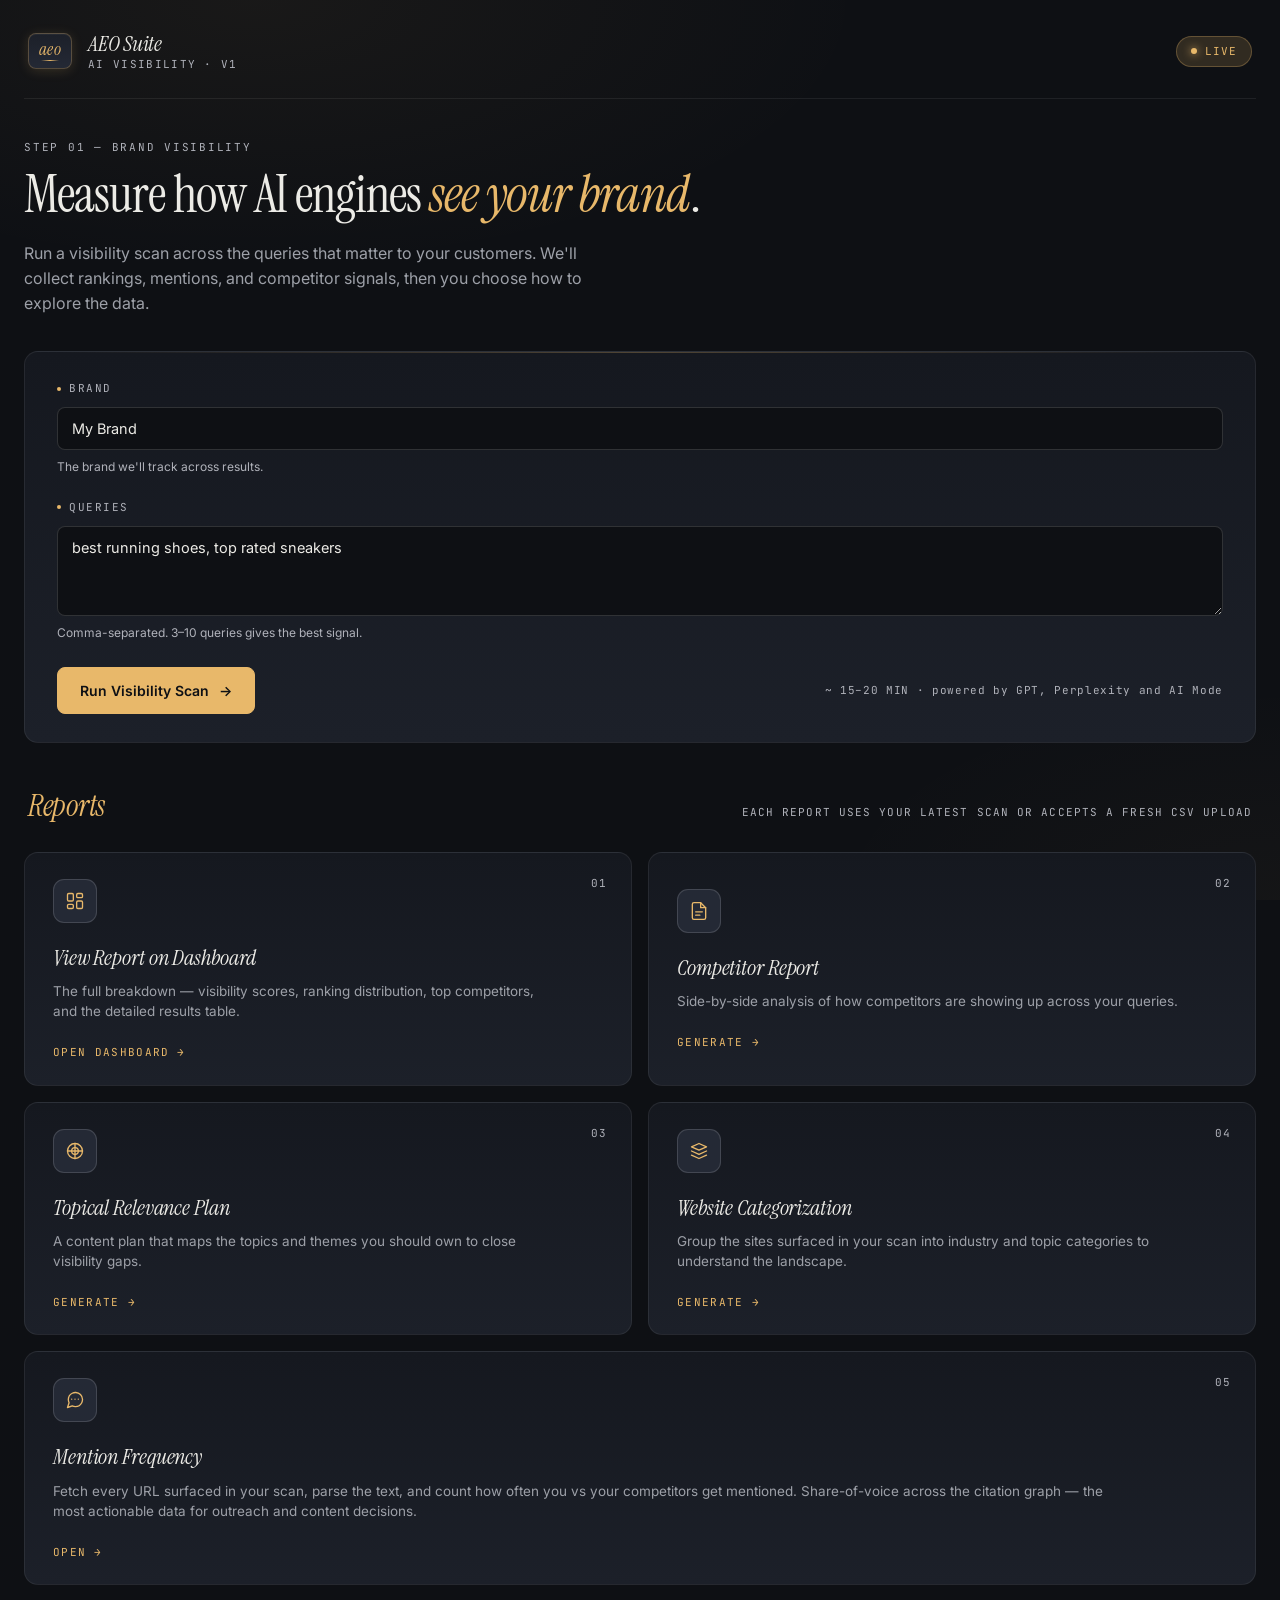
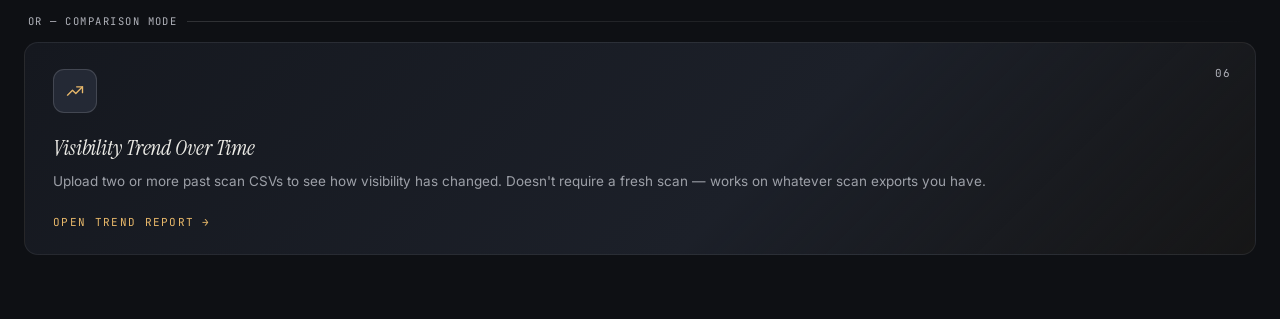
<file: index.html>
<!doctype html>
<html lang="en">
  <head>
    <meta charset="UTF-8" />
    <meta name="viewport" content="width=device-width, initial-scale=1.0" />
    <title>AI Visibility — AEO Suite</title>

    <link rel="stylesheet" href="shared/tokens.css" />

    <style>
      /* ---------- Page-specific styles for AI Visibility ---------- */

      .form-card {
        padding: 28px 32px;
        position: relative;
      }
      .form-card::before {
        content: "";
        position: absolute;
        top: 0;
        left: 32px;
        right: 32px;
        height: 1px;
        background: linear-gradient(
          90deg,
          transparent,
          var(--accent-line),
          transparent
        );
      }

      .form-grid {
        display: grid;
        grid-template-columns: 1fr;
        gap: 22px;
      }

      .form-actions {
        margin-top: 24px;
        display: flex;
        gap: 12px;
        align-items: center;
      }
      .form-actions .helper {
        margin-left: auto;
        font-family: var(--mono);
        font-size: 11px;
        color: var(--ink-faint);
        letter-spacing: 0.06em;
      }

      /* ---------- "What's next?" zone ---------- */
      .next-zone {
        margin-top: 40px;
      }
      /* Animation fires once on scan success (via JS adding .flash) to draw
     the eye to "here's what to do with your scan." The zone itself is
     always visible — even on first visit, users can click into any
     report and upload a CSV there directly. */
      .next-zone.flash {
        animation: rise 0.5s ease-out;
      }
      @keyframes rise {
        from {
          opacity: 0;
          transform: translateY(12px);
        }
        to {
          opacity: 1;
          transform: translateY(0);
        }
      }

      .next-header {
        display: flex;
        align-items: baseline;
        justify-content: space-between;
        margin-bottom: 22px;
        padding: 0 4px;
      }
      .next-header .title {
        font-family: var(--serif);
        font-size: 30px;
        font-style: italic;
        letter-spacing: -0.01em;
      }
      .next-header .title em {
        color: var(--accent);
        font-style: italic;
      }
      .next-header .meta {
        font-family: var(--mono);
        font-size: 11px;
        color: var(--ink-faint);
        letter-spacing: 0.1em;
        text-transform: uppercase;
      }

      /* 2+2 layout */
      .actions-stack {
        display: flex;
        flex-direction: column;
        gap: 16px;
      }
      .actions-row {
        display: grid;
        grid-template-columns: 1fr 1fr;
        gap: 16px;
      }
      /* Single-card row variant — used when there's an odd number of cards
     (currently the 5th, Mention Frequency). One column instead of two so
     the card spans the full width rather than sitting lonely beside an
     empty slot. */
      .actions-row.actions-row-full {
        grid-template-columns: 1fr;
      }

      .action-card {
        position: relative;
        padding: 26px 28px 22px;
        background: linear-gradient(180deg, var(--bg-1) 0%, var(--bg-2) 100%);
        border: 1px solid var(--line);
        border-radius: var(--radius);
        cursor: pointer;
        text-align: left;
        color: inherit;
        font: inherit;
        overflow: hidden;
        transition:
          border-color 0.2s,
          transform 0.2s,
          box-shadow 0.2s;
        width: 100%;
      }
      .action-card::before {
        content: "";
        position: absolute;
        inset: 0;
        background: radial-gradient(
          circle at 100% 0%,
          var(--accent-glow) 0%,
          transparent 50%
        );
        opacity: 0;
        transition: opacity 0.25s;
        pointer-events: none;
      }
      .action-card:hover {
        border-color: var(--accent-line);
        transform: translateY(-2px);
        box-shadow: 0 12px 36px rgba(0, 0, 0, 0.3);
      }
      .action-card:hover::before {
        opacity: 1;
      }

      .action-card .num {
        position: absolute;
        top: 22px;
        right: 24px;
        font-family: var(--mono);
        font-size: 11px;
        color: var(--ink-faint);
        letter-spacing: 0.1em;
      }

      .action-card .icon {
        width: 44px;
        height: 44px;
        border-radius: 11px;
        background: var(--bg-3);
        border: 1px solid var(--line-strong);
        display: grid;
        place-items: center;
        color: var(--accent);
        margin-bottom: 18px;
        transition:
          background 0.2s,
          border-color 0.2s;
      }
      .action-card:hover .icon {
        background: var(--accent-glow);
        border-color: var(--accent-line);
      }
      .action-card .icon svg {
        width: 20px;
        height: 20px;
      }

      .action-card .label {
        font-family: var(--serif);
        font-size: 22px;
        font-style: italic;
        letter-spacing: -0.005em;
        margin-bottom: 6px;
      }

      .action-card .desc {
        color: var(--ink-mute);
        font-size: 13.5px;
        line-height: 1.5;
        margin-bottom: 18px;
        max-width: 92%;
      }

      .action-card .cta {
        display: inline-flex;
        align-items: center;
        gap: 8px;
        font-family: var(--mono);
        font-size: 11px;
        color: var(--accent);
        letter-spacing: 0.12em;
        text-transform: uppercase;
      }
      .action-card .cta .arrow {
        transition: transform 0.15s;
      }
      .action-card:hover .cta .arrow {
        transform: translateX(4px);
      }

      /* Secondary actions */
      .secondary-actions {
        margin-top: 18px;
        display: flex;
        gap: 12px;
        flex-wrap: wrap;
        padding: 16px;
        background: var(--bg-1);
        border: 1px dashed var(--line-strong);
        border-radius: var(--radius-sm);
      }

      /* ---------- Trend zone — separate from the workflow actions ----------
     Shows after the 2x2 grid as a distinct entry point. It's a different
     mode (works on past scan CSVs, not the current scan) so it gets a
     visual break and its own label. */
      .trend-zone {
        margin-top: 28px;
        position: relative;
      }
      .trend-zone .trend-label {
        font-family: var(--mono);
        font-size: 10.5px;
        color: var(--ink-faint);
        letter-spacing: 0.14em;
        text-transform: uppercase;
        margin-bottom: 12px;
        padding-left: 4px;
        display: flex;
        align-items: center;
        gap: 10px;
      }
      .trend-zone .trend-label::after {
        content: "";
        flex: 1;
        height: 1px;
        background: linear-gradient(90deg, var(--line-strong), transparent);
      }
      .action-card.trend-card {
        background: linear-gradient(
          135deg,
          var(--bg-1) 0%,
          var(--bg-2) 60%,
          rgba(232, 184, 106, 0.04) 100%
        );
      }
      .secondary-actions .label {
        font-family: var(--mono);
        font-size: 11px;
        color: var(--ink-faint);
        letter-spacing: 0.1em;
        text-transform: uppercase;
        align-self: center;
        margin-right: 4px;
      }
      .secondary-actions a {
        color: var(--ink-mute);
        text-decoration: none;
        font-size: 13px;
        padding: 6px 12px;
        border-radius: 6px;
        border: 1px solid var(--line-strong);
        transition:
          color 0.15s,
          border-color 0.15s;
      }
      .secondary-actions a:hover {
        color: var(--accent);
        border-color: var(--accent-line);
      }

      /* Responsive */
      @media (max-width: 720px) {
        .actions-row {
          grid-template-columns: 1fr;
        }
        .form-actions {
          flex-wrap: wrap;
        }
        .form-actions .helper {
          width: 100%;
          margin: 0;
        }
      }
    </style>
  </head>

  <body>
    <div class="shell">
      <!-- Top bar -->
      <header class="topbar">
        <a href="index.html" class="brand-mark" aria-label="AEO Suite home"
          ><span>aeo</span></a
        >
        <div class="brand-text">
          <div class="product">AEO Suite</div>
          <div class="suite">AI Visibility · v1</div>
        </div>
        <div class="topbar-spacer"></div>
        <div class="status-pill">LIVE</div>
      </header>

      <!-- Hero -->
      <section class="hero">
        <div class="eyebrow">Step 01 — Brand Visibility</div>
        <h1>Measure how AI engines <em>see your brand</em>.</h1>
        <p>
          Run a visibility scan across the queries that matter to your
          customers. We'll collect rankings, mentions, and competitor signals,
          then you choose how to explore the data.
        </p>
      </section>

      <!-- Form card -->
      <section class="card form-card">
        <form id="analyzeForm" novalidate>
          <div class="form-grid">
            <div class="field">
              <label for="brand">Brand</label>
              <input
                type="text"
                id="brand"
                placeholder="e.g., Allbirds"
                required
              />
              <div class="hint">The brand we'll track across results.</div>
            </div>

            <div class="field">
              <label for="queries">Queries</label>
              <textarea
                id="queries"
                placeholder="best running shoes, sustainable sneakers, athletic footwear"
                required
              ></textarea>
              <div class="hint">
                Comma-separated. 3–10 queries gives the best signal.
              </div>
            </div>
          </div>

          <div class="form-actions">
            <button
              type="submit"
              name="engine"
              value="gpt"
              class="btn btn-primary"
              id="submitBtn"
            >
              Run Visibility Scan <span class="arrow">→</span>
            </button>
            <span class="helper"
              >~ 15–20 MIN · powered by GPT, Perplexity and AI Mode</span
            >
          </div>
        </form>

        <div id="status" class="status"></div>
      </section>

      <!-- Reports zone — always visible. After a successful scan, a "rise"
       animation fires (via .flash class) and the page scrolls here.
       Cards can be opened directly even without a scan; each report
       has its own CSV upload zone for that case. -->
      <section class="next-zone" id="nextZone">
        <div class="next-header">
          <div class="title"><em>Reports</em></div>
          <div class="meta">
            Each report uses your latest scan or accepts a fresh CSV upload
          </div>
        </div>

        <div class="actions-stack">
          <!-- Row 1 -->
          <div class="actions-row">
            <button
              class="action-card"
              data-target="dashboard.html"
              type="button"
            >
              <span class="num">01</span>
              <div class="icon">
                <svg
                  viewBox="0 0 24 24"
                  fill="none"
                  stroke="currentColor"
                  stroke-width="1.6"
                  stroke-linecap="round"
                  stroke-linejoin="round"
                >
                  <rect x="3" y="3" width="7" height="9" rx="1.5" />
                  <rect x="14" y="3" width="7" height="5" rx="1.5" />
                  <rect x="14" y="12" width="7" height="9" rx="1.5" />
                  <rect x="3" y="16" width="7" height="5" rx="1.5" />
                </svg>
              </div>
              <div class="label">View Report on Dashboard</div>
              <div class="desc">
                The full breakdown — visibility scores, ranking distribution,
                top competitors, and the detailed results table.
              </div>
              <div class="cta">Open Dashboard <span class="arrow">→</span></div>
            </button>

            <button
              class="action-card"
              data-target="competitor-report.html"
              type="button"
            >
              <span class="num">02</span>
              <div class="icon">
                <svg
                  viewBox="0 0 24 24"
                  fill="none"
                  stroke="currentColor"
                  stroke-width="1.6"
                  stroke-linecap="round"
                  stroke-linejoin="round"
                >
                  <path
                    d="M14 2H6a2 2 0 0 0-2 2v16a2 2 0 0 0 2 2h12a2 2 0 0 0 2-2V8z"
                  />
                  <polyline points="14 2 14 8 20 8" />
                  <line x1="8" y1="13" x2="16" y2="13" />
                  <line x1="8" y1="17" x2="13" y2="17" />
                </svg>
              </div>
              <div class="label">Competitor Report</div>
              <div class="desc">
                Side-by-side analysis of how competitors are showing up across
                your queries.
              </div>
              <div class="cta">Generate <span class="arrow">→</span></div>
            </button>
          </div>

          <!-- Row 2 -->
          <div class="actions-row">
            <button
              class="action-card"
              data-target="topical-relevance.html"
              type="button"
            >
              <span class="num">03</span>
              <div class="icon">
                <svg
                  viewBox="0 0 24 24"
                  fill="none"
                  stroke="currentColor"
                  stroke-width="1.6"
                  stroke-linecap="round"
                  stroke-linejoin="round"
                >
                  <circle cx="12" cy="12" r="9" />
                  <path d="M12 3v18M3 12h18" />
                  <circle cx="12" cy="12" r="4" />
                </svg>
              </div>
              <div class="label">Topical Relevance Plan</div>
              <div class="desc">
                A content plan that maps the topics and themes you should own to
                close visibility gaps.
              </div>
              <div class="cta">Generate <span class="arrow">→</span></div>
            </button>

            <button
              class="action-card"
              data-target="website-categorization.html"
              type="button"
            >
              <span class="num">04</span>
              <div class="icon">
                <svg
                  viewBox="0 0 24 24"
                  fill="none"
                  stroke="currentColor"
                  stroke-width="1.6"
                  stroke-linecap="round"
                  stroke-linejoin="round"
                >
                  <path d="M3 7l9-4 9 4-9 4-9-4z" />
                  <path d="M3 12l9 4 9-4" />
                  <path d="M3 17l9 4 9-4" />
                </svg>
              </div>
              <div class="label">Website Categorization</div>
              <div class="desc">
                Group the sites surfaced in your scan into industry and topic
                categories to understand the landscape.
              </div>
              <div class="cta">Generate <span class="arrow">→</span></div>
            </button>
          </div>

          <!-- Row 3: Mention Frequency is on its own row because it's the 5th
           workflow tool. Full-width via .actions-row-full so it doesn't
           sit lonely in a half-grid. Same .action-card styling — it's a
           regular scan-workflow report, not a separate mode. -->
          <div class="actions-row actions-row-full">
            <button
              class="action-card"
              data-target="mention-frequency.html"
              type="button"
            >
              <span class="num">05</span>
              <div class="icon">
                <svg
                  viewBox="0 0 24 24"
                  fill="none"
                  stroke="currentColor"
                  stroke-width="1.6"
                  stroke-linecap="round"
                  stroke-linejoin="round"
                >
                  <path
                    d="M21 11.5a8.38 8.38 0 0 1-.9 3.8 8.5 8.5 0 0 1-7.6 4.7 8.38 8.38 0 0 1-3.8-.9L3 21l1.9-5.7a8.38 8.38 0 0 1-.9-3.8 8.5 8.5 0 0 1 4.7-7.6 8.38 8.38 0 0 1 3.8-.9h.5a8.48 8.48 0 0 1 8 8v.5z"
                  />
                  <line x1="8" y1="11" x2="8" y2="11.01" />
                  <line x1="12" y1="11" x2="12" y2="11.01" />
                  <line x1="16" y1="11" x2="16" y2="11.01" />
                </svg>
              </div>
              <div class="label">Mention Frequency</div>
              <div class="desc">
                Fetch every URL surfaced in your scan, parse the text, and count
                how often you vs your competitors get mentioned. Share-of-voice
                across the citation graph — the most actionable data for
                outreach and content decisions.
              </div>
              <div class="cta">Open <span class="arrow">→</span></div>
            </button>
          </div>
        </div>

        <!-- "Run another scan" is only meaningful when there's a prior scan
         to reset. JS shows this on page load if ToolState has a scan,
         and toggles it whenever scan state changes. -->
        <div
          class="secondary-actions"
          id="secondaryActions"
          style="display: none"
        >
          <span class="label">Or</span>
          <a href="#" id="newScanLink">Run another scan</a>
        </div>
      </section>

      <!-- Trend Report — separate mode, doesn't depend on the current scan.
       Placed OUTSIDE next-zone so it's always visible, including on first
       visit before any scan has been run. Users with past CSV exports can
       go straight to comparison without having to run a fresh scan. -->
      <section class="trend-zone">
        <div class="trend-label">Or — comparison mode</div>
        <button
          class="action-card trend-card"
          data-target="trend-report.html"
          type="button"
        >
          <span class="num">06</span>
          <div class="icon">
            <svg
              viewBox="0 0 24 24"
              fill="none"
              stroke="currentColor"
              stroke-width="1.6"
              stroke-linecap="round"
              stroke-linejoin="round"
            >
              <polyline points="3 17 9 11 13 15 21 7" />
              <polyline points="14 7 21 7 21 14" />
            </svg>
          </div>
          <div class="label">Visibility Trend Over Time</div>
          <div class="desc">
            Upload two or more past scan CSVs to see how visibility has changed.
            Doesn't require a fresh scan — works on whatever scan exports you
            have.
          </div>
          <div class="cta">Open Trend Report <span class="arrow">→</span></div>
        </button>
      </section>
    </div>

    <script src="shared/state.js"></script>
    <script>
      // ---------- Config ----------
      const WEBHOOKS = {
        gpt: "https://n8n-smartmarketer.duckdns.org/webhook/873bf322-b3db-4e92-99ec-d50579be2583",
      };

      // ---------- DOM refs ----------
      const els = {
        form: document.getElementById("analyzeForm"),
        brand: document.getElementById("brand"),
        queries: document.getElementById("queries"),
        submitBtn: document.getElementById("submitBtn"),
        status: document.getElementById("status"),
        nextZone: document.getElementById("nextZone"),
        newScanLink: document.getElementById("newScanLink"),
        secondaryActions: document.getElementById("secondaryActions"),
      };

      // Default values for quick testing
      window.addEventListener("load", () => {
        els.brand.value = "My Brand";
        els.queries.value = "best running shoes, top rated sneakers";
        // "Run another scan" is only meaningful when there's a prior scan
        // to reset. Check ToolState on load and update visibility.
        refreshSecondaryActions();
      });

      function refreshSecondaryActions() {
        const ctx = ToolState.getScanContext();
        const hasScan = !!(ctx && ctx.rows && ctx.rows.length > 0);
        els.secondaryActions.style.display = hasScan ? "flex" : "none";
      }

      // ---------- Helpers ----------
      function showStatus(type, html) {
        els.status.className = "status show " + type;
        els.status.innerHTML = html;
      }
      function clearStatus() {
        els.status.className = "status";
        els.status.innerHTML = "";
      }

      function showNextZone() {
        // Zone is always visible; .flash fires the "rise" animation once
        // to draw attention after a successful scan. Reflow trick restarts
        // the animation if the class was already present.
        els.nextZone.classList.remove("flash");
        void els.nextZone.offsetWidth;
        els.nextZone.classList.add("flash");
        setTimeout(
          () =>
            els.nextZone.scrollIntoView({ behavior: "smooth", block: "start" }),
          100,
        );
      }

      function hideNextZone() {
        // Zone stays visible; just clear the flash animation state.
        els.nextZone.classList.remove("flash");
      }

      // ---------- Action card navigation ----------
      document.querySelectorAll(".action-card[data-target]").forEach((card) => {
        card.addEventListener("click", () => {
          const target = card.getAttribute("data-target");
          // Data is shared via localStorage, so each report opens in its own tab.
          window.open(target, "_blank", "noopener");
        });
      });

      els.newScanLink.addEventListener("click", (e) => {
        e.preventDefault();
        ToolState.clear();
        hideNextZone();
        clearStatus();
        refreshSecondaryActions();
        window.scrollTo({ top: 0, behavior: "smooth" });
      });

      // ---------- Form submit ----------
      els.form.addEventListener("submit", async (e) => {
        e.preventDefault();
        const engineId = e.submitter?.value || "gpt";
        const targetWebhook = WEBHOOKS[engineId];

        const brand = els.brand.value.trim();
        const queries = els.queries.value
          .split(",")
          .map((q) => q.trim())
          .filter(Boolean);

        if (queries.length === 0) {
          showStatus("error", "Please enter at least one query.");
          return;
        }

        hideNextZone();
        ToolState.clear();
        els.submitBtn.disabled = true;
        els.submitBtn.classList.add("loading");
        els.submitBtn.innerHTML = "Running scan";

        showStatus(
          "loading",
          "Connecting to the visibility engine. We're collecting rankings across your queries — this usually takes 15–20 minutes.",
        );

        try {
          const response = await fetch(targetWebhook, {
            method: "POST",
            headers: {
              "Content-Type": "application/json",
              Accept: "application/json",
            },
            mode: "cors",
            body: JSON.stringify({ Brand: brand, Query: queries }),
          });

          if (!response.ok) throw new Error("HTTP " + response.status);

          const data = await response.json();

          // Expecting an array of populated rows now (workflow returns when sheet is fully populated).
          const rows = Array.isArray(data)
            ? data
            : Array.isArray(data?.rows)
              ? data.rows
              : null;

          if (rows && rows.length > 0) {
            // Persist scan context so destination pages can read it.
            ToolState.set("brand", brand);
            ToolState.set("queries", queries);
            ToolState.set("rows", rows);
            ToolState.set("runAt", new Date().toISOString());

            showStatus(
              "success",
              `<strong>Scan complete.</strong> Collected ${rows.length} data points across ${queries.length} ${queries.length === 1 ? "query" : "queries"}. Choose how you'd like to explore the report below.`,
            );
            showNextZone();
            refreshSecondaryActions();
          } else {
            showStatus(
              "info",
              "The scan ran but returned no usable data. Try different queries or check the workflow output.",
            );
          }
        } catch (err) {
          console.error(err);
          showStatus(
            "error",
            `Could not complete the scan: ${err.message}. Check the webhook connection.`,
          );
        } finally {
          els.submitBtn.disabled = false;
          els.submitBtn.classList.remove("loading");
          els.submitBtn.innerHTML =
            'Run Visibility Scan <span class="arrow">→</span>';
        }
      });
    </script>
  </body>
</html>
</file>
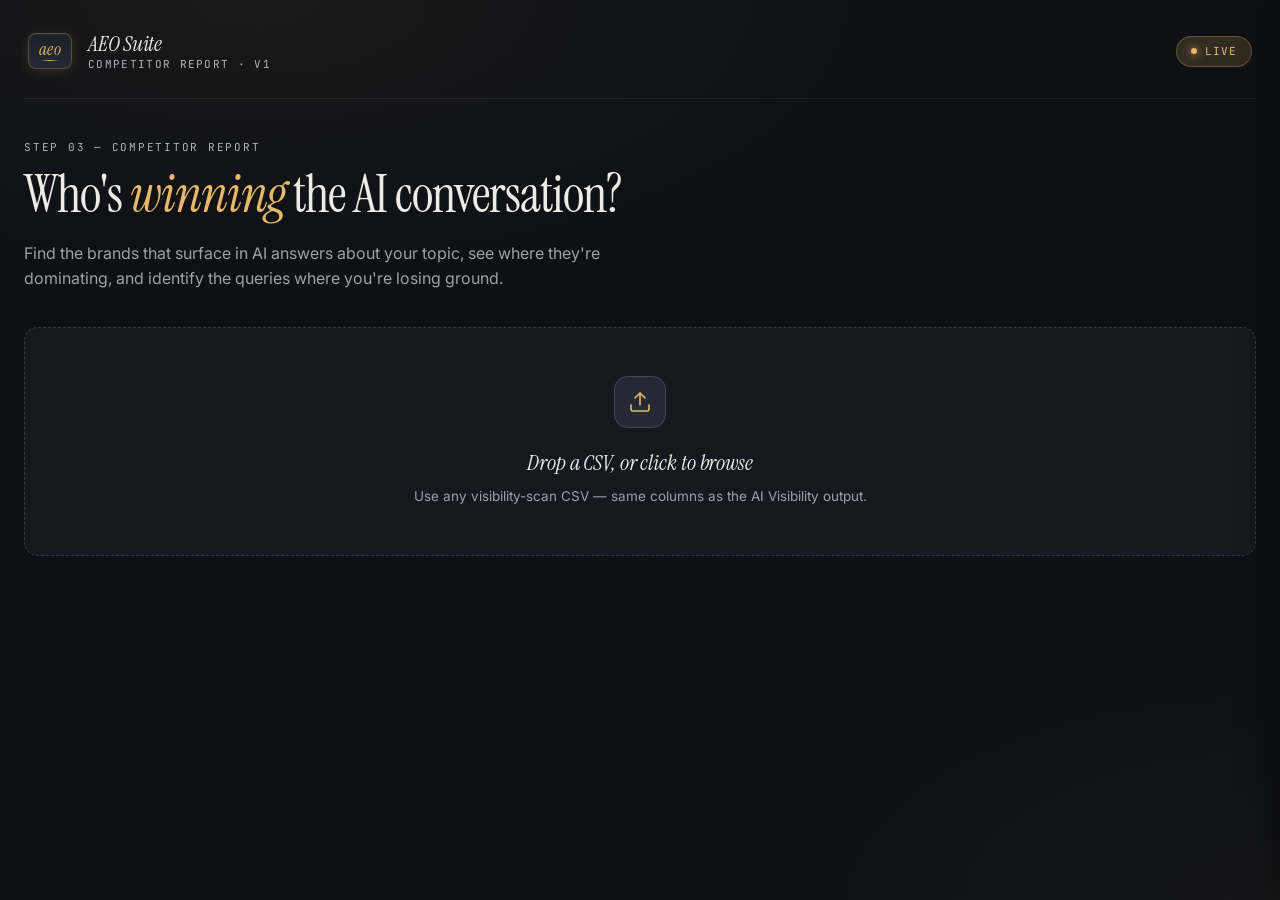
<file: competitor-report.html>
<!doctype html>
<html lang="en">
  <head>
    <meta charset="UTF-8" />
    <meta name="viewport" content="width=device-width, initial-scale=1.0" />
    <title>Competitor Report — AEO Suite</title>

    <link rel="stylesheet" href="shared/tokens.css" />

    <style>
      .source-section {
        margin-bottom: 32px;
      }

      /* Loading state */
      .loading-card {
        padding: 48px 32px;
        text-align: center;
        background: var(--bg-1);
        border: 1px solid var(--accent-line);
        border-radius: var(--radius);
        margin-bottom: 24px;
      }
      .loading-card .spinner {
        display: inline-block;
        width: 28px;
        height: 28px;
        border: 3px solid var(--line-strong);
        border-top-color: var(--accent);
        border-radius: 50%;
        animation: cr-spin 0.8s linear infinite;
        margin-bottom: 18px;
      }
      @keyframes cr-spin {
        to {
          transform: rotate(360deg);
        }
      }
      .loading-card .ttl {
        font-family: var(--serif);
        font-style: italic;
        font-size: 22px;
        margin-bottom: 6px;
        color: var(--ink);
      }
      .loading-card .meta {
        font-family: var(--mono);
        font-size: 11px;
        color: var(--ink-faint);
        letter-spacing: 0.1em;
        text-transform: uppercase;
      }

      /* Headline */
      .cr-headline {
        text-align: center;
        padding: 36px 24px 32px;
        background: linear-gradient(180deg, var(--bg-1) 0%, var(--bg-2) 100%);
        border: 1px solid var(--line);
        border-radius: var(--radius);
        margin-bottom: 24px;
        position: relative;
        overflow: hidden;
      }
      .cr-headline::before {
        content: "";
        position: absolute;
        top: 0;
        left: 50%;
        transform: translateX(-50%);
        width: 60%;
        height: 1px;
        background: linear-gradient(
          90deg,
          transparent,
          var(--accent),
          transparent
        );
      }
      .cr-headline .label {
        font-family: var(--mono);
        font-size: 11px;
        color: var(--ink-faint);
        letter-spacing: 0.16em;
        text-transform: uppercase;
        margin-bottom: 10px;
      }
      .cr-headline .ttl {
        font-family: var(--serif);
        font-style: italic;
        font-size: clamp(28px, 4vw, 40px);
        line-height: 1.15;
        letter-spacing: -0.01em;
        margin-bottom: 14px;
        color: var(--ink);
      }
      .cr-headline .ttl em {
        color: var(--accent);
        font-style: italic;
      }
      .cr-headline .meta {
        display: flex;
        justify-content: center;
        align-items: center;
        gap: 14px;
        font-family: var(--mono);
        font-size: 11px;
        color: var(--ink-faint);
        letter-spacing: 0.08em;
        text-transform: uppercase;
        flex-wrap: wrap;
        margin-top: 4px;
      }
      .cr-headline .meta .dot {
        width: 3px;
        height: 3px;
        background: var(--ink-faint);
        border-radius: 50%;
      }

      /* Panel primitive */
      .panel {
        background: var(--bg-1);
        border: 1px solid var(--line);
        border-radius: var(--radius);
        padding: 28px;
        margin-bottom: 20px;
      }
      .panel-label {
        font-family: var(--mono);
        font-size: 11px;
        color: var(--ink-faint);
        letter-spacing: 0.14em;
        text-transform: uppercase;
        margin-bottom: 18px;
        display: flex;
        align-items: center;
        gap: 10px;
      }
      .panel-label::before {
        content: "//";
        color: var(--accent);
      }

      .panel-label.panel-label-with-action {
        justify-content: space-between;
        flex-wrap: wrap;
      }
      .panel-label.panel-label-with-action::before {
        flex-shrink: 0;
      }
      .panel-label.panel-label-with-action > span:first-of-type {
        flex: 1;
      }

      .btn-export-csv {
        display: inline-flex;
        align-items: center;
        gap: 6px;
        padding: 6px 12px;
        background: var(--bg-2);
        border: 1px solid var(--line-strong);
        border-radius: var(--radius-sm);
        color: var(--ink-mute);
        font-family: var(--mono);
        font-size: 10.5px;
        letter-spacing: 0.1em;
        text-transform: uppercase;
        cursor: pointer;
        transition: all 0.15s;
      }
      .btn-export-csv:hover {
        border-color: var(--accent);
        color: var(--accent);
        background: var(--bg-3);
      }
      .btn-export-csv svg {
        flex-shrink: 0;
      }
      /* Info tooltip CSS is in shared/tokens.css (used by all tools) */

      /* ---------- Headliner cards (3-up) ---------- */
      .headliners {
        display: grid;
        grid-template-columns: repeat(3, 1fr);
        gap: 16px;
        margin-bottom: 20px;
      }
      .headliner {
        background: var(--bg-1);
        border: 1px solid var(--line);
        border-radius: var(--radius);
        padding: 22px 24px;
        position: relative;
        overflow: hidden;
      }
      .headliner.threat {
        background: linear-gradient(
          135deg,
          rgba(217, 122, 111, 0.06) 0%,
          transparent 100%
        );
        border-color: rgba(217, 122, 111, 0.32);
        border-left: 3px solid var(--bad);
      }
      .headliner.adjacent {
        background: linear-gradient(
          135deg,
          rgba(232, 184, 106, 0.06) 0%,
          transparent 100%
        );
        border-color: rgba(232, 184, 106, 0.32);
        border-left: 3px solid var(--accent);
      }
      .headliner.rising {
        background: linear-gradient(
          135deg,
          rgba(127, 191, 140, 0.06) 0%,
          transparent 100%
        );
        border-color: rgba(127, 191, 140, 0.32);
        border-left: 3px solid var(--ok);
      }
      .headliner .h-tag {
        font-family: var(--mono);
        font-size: 10.5px;
        color: var(--ink-faint);
        letter-spacing: 0.12em;
        text-transform: uppercase;
        margin-bottom: 8px;
        display: flex;
        align-items: center;
        gap: 6px;
      }
      .headliner.threat .h-tag {
        color: var(--bad);
      }
      .headliner.adjacent .h-tag {
        color: var(--accent);
      }
      .headliner.rising .h-tag {
        color: var(--ok);
      }
      .headliner .h-name {
        font-family: var(--serif);
        font-style: italic;
        font-size: 26px;
        line-height: 1.15;
        letter-spacing: -0.01em;
        color: var(--ink);
        margin-bottom: 8px;
        word-break: break-word;
      }
      .headliner .h-stat {
        font-family: var(--mono);
        font-size: 11px;
        color: var(--ink-mute);
        letter-spacing: 0.04em;
        line-height: 1.55;
      }
      .headliner .h-stat strong {
        color: var(--ink);
        font-weight: 500;
      }
      .headliner.threat .h-stat strong {
        color: var(--bad);
      }
      .headliner.adjacent .h-stat strong {
        color: var(--accent);
      }
      .headliner.rising .h-stat strong {
        color: var(--ok);
      }

      /* ---------- Leaderboard ---------- */
      .leaderboard {
        display: flex;
        flex-direction: column;
        gap: 8px;
      }
      .lb-row {
        display: grid;
        grid-template-columns: 30px minmax(170px, 1.3fr) 1fr 70px 130px 110px;
        align-items: center;
        gap: 14px;
        padding: 14px 14px;
        background: var(--bg-0);
        border: 1px solid var(--line);
        border-radius: var(--radius-sm);
        transition:
          border-color 0.12s,
          background 0.12s;
      }
      .lb-row:hover {
        border-color: var(--line-strong);
      }
      .lb-row.you {
        background: linear-gradient(
          135deg,
          rgba(232, 184, 106, 0.08) 0%,
          transparent 100%
        );
        border-color: var(--accent-line);
        border-left: 3px solid var(--accent);
      }
      .lb-rank {
        font-family: var(--mono);
        font-size: 14px;
        color: var(--ink-faint);
        text-align: center;
        font-weight: 500;
      }
      .lb-row.you .lb-rank {
        color: var(--accent);
      }
      .lb-row:nth-child(1) .lb-rank {
        color: var(--accent);
        font-weight: 600;
      }
      .lb-name {
        font-family: var(--serif);
        font-size: 18px;
        color: var(--ink);
        line-height: 1.25;
        word-break: break-word;
      }
      .lb-name .you-tag {
        margin-left: 8px;
        font-family: var(--mono);
        font-size: 10px;
        color: var(--accent);
        letter-spacing: 0.1em;
        text-transform: uppercase;
        background: var(--accent-glow);
        border: 1px solid var(--accent-line);
        padding: 2px 7px;
        border-radius: 999px;
        vertical-align: middle;
      }
      .lb-bar-wrap {
        min-width: 0;
      }
      .lb-bar {
        height: 8px;
        background: rgba(255, 255, 255, 0.04);
        border-radius: 4px;
        overflow: hidden;
      }
      .lb-bar > div {
        height: 100%;
        background: linear-gradient(90deg, var(--accent-lo), var(--accent));
        border-radius: 4px;
        transition: width 0.5s ease;
      }
      .lb-row.you .lb-bar > div {
        background: linear-gradient(90deg, var(--accent), #ffd700);
      }
      .lb-bar-meta {
        font-family: var(--mono);
        font-size: 10.5px;
        color: var(--ink-faint);
        letter-spacing: 0.05em;
        margin-top: 4px;
      }
      .lb-co {
        font-family: var(--mono);
        font-size: 11px;
        color: var(--ink-mute);
        text-align: right;
        line-height: 1.4;
      }
      .lb-co strong {
        color: var(--ink);
        font-weight: 500;
        font-size: 13px;
      }
      .lb-co .co-label {
        display: block;
        font-size: 9.5px;
        color: var(--ink-faint);
        letter-spacing: 0.06em;
        text-transform: uppercase;
        margin-top: 1px;
      }
      .lb-co .co-row {
        margin-bottom: 4px;
      }
      .lb-co .co-row:last-child {
        margin-bottom: 0;
      }
      .lb-pos {
        font-family: var(--mono);
        font-size: 14px;
        color: var(--ink-mute);
        text-align: center;
        line-height: 1.3;
      }
      .lb-pos strong {
        color: var(--ink);
        font-weight: 500;
        font-size: 16px;
      }
      .lb-pos .pos-label {
        display: block;
        font-size: 9.5px;
        color: var(--ink-faint);
        letter-spacing: 0.06em;
        text-transform: uppercase;
        margin-top: 2px;
      }
      .lb-pos.dim {
        opacity: 0.4;
      }
      .lb-platforms {
        display: flex;
        gap: 4px;
        justify-content: flex-end;
        flex-wrap: wrap;
      }
      .lb-platforms .p-pill {
        font-family: var(--mono);
        font-size: 9.5px;
        color: var(--ink-mute);
        background: var(--bg-2);
        border: 1px solid var(--line);
        padding: 2px 6px;
        border-radius: 999px;
        letter-spacing: 0.08em;
        text-transform: uppercase;
      }

      /* ---------- Head-to-head matrix ---------- */
      .h2h-wrap {
        overflow-x: auto;
        margin: 0 -8px;
        padding: 0 8px;
      }
      .h2h {
        display: grid;
        gap: 4px;
        min-width: max-content;
      }
      .h2h-row {
        display: grid;
        grid-template-columns: minmax(220px, 1.5fr) repeat(
            var(--comp-count, 5),
            72px
          );
        gap: 4px;
        align-items: stretch;
      }
      .h2h-head {
        margin-bottom: 4px;
      }
      .h2h-head .h2h-cell {
        background: transparent;
        border: none;
        font-family: var(--mono);
        font-size: 10px;
        color: var(--ink-faint);
        letter-spacing: 0.08em;
        text-transform: uppercase;
        text-align: center;
        padding: 6px 2px;
        line-height: 1.2;
        word-break: break-word;
      }
      .h2h-head .h2h-q {
        text-align: left;
        padding-left: 4px;
      }
      .h2h-head .h2h-cell.you {
        color: var(--accent);
        font-weight: 600;
      }
      .h2h-q {
        padding: 10px 12px;
        background: var(--bg-0);
        border: 1px solid var(--line);
        border-radius: var(--radius-sm);
        font-size: 12.5px;
        line-height: 1.35;
        color: var(--ink);
        display: flex;
        align-items: center;
        min-height: 42px;
      }
      .h2h-cell {
        border-radius: var(--radius-sm);
        border: 1px solid var(--line);
        background: var(--bg-0);
        display: flex;
        align-items: center;
        justify-content: center;
        padding: 6px;
        font-family: var(--mono);
        font-size: 12px;
        min-height: 42px;
        transition:
          transform 0.12s,
          border-color 0.12s;
      }
      .h2h-cell:hover {
        transform: scale(1.05);
        border-color: var(--line-strong);
        z-index: 1;
      }
      .h2h-cell.hit {
        background: rgba(127, 191, 140, 0.14);
        border-color: var(--ok);
        color: var(--ok);
      }
      .h2h-cell.miss {
        color: var(--ink-faint);
        opacity: 0.45;
      }
      .h2h-cell.you-hit {
        background: rgba(232, 184, 106, 0.16);
        border-color: var(--accent);
        color: var(--accent);
      }
      .h2h-cell.you-miss {
        background: rgba(217, 122, 111, 0.1);
        border-color: rgba(217, 122, 111, 0.3);
        color: var(--bad);
        opacity: 0.7;
      }
      .h2h-legend {
        display: flex;
        gap: 16px;
        margin-top: 16px;
        font-family: var(--mono);
        font-size: 10.5px;
        color: var(--ink-faint);
        letter-spacing: 0.08em;
        text-transform: uppercase;
        flex-wrap: wrap;
      }
      .h2h-legend .lg-item {
        display: flex;
        align-items: center;
        gap: 6px;
      }
      .h2h-legend .swatch {
        width: 12px;
        height: 12px;
        border-radius: 3px;
        border: 1px solid;
      }
      .h2h-legend .swatch.hit {
        background: rgba(127, 191, 140, 0.14);
        border-color: var(--ok);
      }
      .h2h-legend .swatch.miss {
        background: var(--bg-0);
        border-color: var(--line);
      }
      .h2h-legend .swatch.you-hit {
        background: rgba(232, 184, 106, 0.16);
        border-color: var(--accent);
      }
      .h2h-legend .swatch.you-miss {
        background: rgba(217, 122, 111, 0.1);
        border-color: rgba(217, 122, 111, 0.3);
      }

      /* ---------- Platform dominance ---------- */
      .pd-grid {
        display: grid;
        grid-template-columns: repeat(auto-fit, minmax(280px, 1fr));
        gap: 16px;
      }
      .pd-card {
        background: var(--bg-0);
        border: 1px solid var(--line);
        border-radius: var(--radius);
        padding: 20px;
      }
      .pd-platform {
        font-family: var(--serif);
        font-style: italic;
        font-size: 20px;
        color: var(--ink);
        margin-bottom: 4px;
      }
      .pd-meta {
        font-family: var(--mono);
        font-size: 10.5px;
        color: var(--ink-faint);
        letter-spacing: 0.08em;
        text-transform: uppercase;
        margin-bottom: 14px;
      }
      .pd-callout {
        padding: 10px 12px;
        background: var(--bg-1);
        border: 1px solid var(--line);
        border-radius: var(--radius-sm);
        margin: 4px 0 14px;
        font-size: 12.5px;
        line-height: 1.45;
        color: var(--ink);
        border-left: 3px solid var(--line-strong);
      }
      .pd-callout.win {
        background: linear-gradient(
          135deg,
          rgba(127, 191, 140, 0.06) 0%,
          transparent 100%
        );
        border-left-color: var(--ok);
        color: var(--ink);
      }
      .pd-callout.close {
        background: linear-gradient(
          135deg,
          rgba(232, 184, 106, 0.06) 0%,
          transparent 100%
        );
        border-left-color: var(--accent);
        color: var(--ink);
      }
      .pd-callout.gap {
        background: linear-gradient(
          135deg,
          rgba(217, 122, 111, 0.06) 0%,
          transparent 100%
        );
        border-left-color: var(--bad);
        color: var(--ink);
      }
      .pd-callout.neutral {
        color: var(--ink-mute);
      }
      .pd-list {
        display: flex;
        flex-direction: column;
        gap: 8px;
      }
      .pd-row {
        display: flex;
        align-items: center;
        gap: 10px;
        padding: 8px 0;
        border-top: 1px solid var(--line);
      }
      .pd-row:first-child {
        border-top: none;
        padding-top: 0;
      }
      .pd-row .pd-rank {
        font-family: var(--mono);
        font-size: 10.5px;
        color: var(--ink-faint);
        width: 18px;
        text-align: right;
      }
      .pd-row .pd-name {
        flex: 1;
        color: var(--ink);
        font-size: 13.5px;
        word-break: break-word;
      }
      .pd-row.you .pd-name {
        color: var(--accent);
        font-weight: 500;
      }
      .pd-row.you .pd-rank {
        color: var(--accent);
      }
      .pd-row .pd-count {
        font-family: var(--mono);
        font-size: 11px;
        color: var(--ink-mute);
      }

      /* ---------- Per-competitor deep dive (collapsible) ---------- */
      .dd-list {
        display: flex;
        flex-direction: column;
        gap: 8px;
      }
      .dd-card {
        background: var(--bg-0);
        border: 1px solid var(--line);
        border-radius: var(--radius-sm);
        overflow: hidden;
        transition: border-color 0.15s;
      }
      .dd-card:hover {
        border-color: var(--line-strong);
      }
      .dd-head {
        display: grid;
        grid-template-columns: 14px 1fr auto;
        align-items: center;
        gap: 14px;
        padding: 14px 16px;
        cursor: pointer;
        user-select: none;
      }
      .dd-head .chev {
        width: 14px;
        height: 14px;
        color: var(--ink-faint);
        transition:
          transform 0.18s,
          color 0.12s;
      }
      .dd-card.expanded .dd-head .chev {
        transform: rotate(90deg);
        color: var(--accent);
      }
      .dd-head .name {
        font-family: var(--serif);
        font-style: italic;
        font-size: 19px;
        color: var(--ink);
        line-height: 1.2;
        word-break: break-word;
      }
      .dd-head .stats {
        display: flex;
        gap: 14px;
        align-items: center;
        font-family: var(--mono);
        font-size: 11px;
        color: var(--ink-mute);
        letter-spacing: 0.04em;
      }
      .dd-head .stats .stat strong {
        color: var(--ink);
        font-weight: 500;
      }
      .dd-head .tier {
        font-family: var(--mono);
        font-size: 9.5px;
        letter-spacing: 0.1em;
        text-transform: uppercase;
        padding: 3px 8px;
        border-radius: 999px;
        border: 1px solid;
      }
      .dd-head .tier.direct {
        color: var(--bad);
        border-color: rgba(217, 122, 111, 0.4);
        background: rgba(217, 122, 111, 0.08);
      }
      .dd-head .tier.adjacent {
        color: var(--accent);
        border-color: var(--accent-line);
        background: var(--accent-glow);
      }
      .dd-body {
        display: none;
        padding: 0 16px 16px 44px;
        border-top: 1px solid var(--line);
        padding-top: 16px;
      }
      .dd-card.expanded .dd-body {
        display: block;
      }
      .dd-body .dd-section {
        margin-bottom: 14px;
      }
      .dd-body .dd-section:last-child {
        margin-bottom: 0;
      }
      .dd-body .dd-section .sec-label {
        font-family: var(--mono);
        font-size: 10px;
        color: var(--ink-faint);
        letter-spacing: 0.12em;
        text-transform: uppercase;
        margin-bottom: 8px;
      }
      .dd-body .q-list {
        display: flex;
        flex-direction: column;
        gap: 6px;
      }
      .dd-body .q-item {
        padding: 6px 0 6px 10px;
        border-left: 2px solid var(--line);
        font-size: 13px;
        color: var(--ink-mute);
        font-style: italic;
        line-height: 1.5;
      }
      .dd-body .q-item.with-you {
        border-left-color: var(--accent);
        color: var(--ink);
      }
      .dd-body .q-item.with-you::after {
        content: " · you appeared too";
        font-style: normal;
        font-family: var(--mono);
        font-size: 10px;
        color: var(--accent);
        letter-spacing: 0.06em;
        text-transform: uppercase;
        margin-left: 4px;
      }
      .dd-body .platform-row {
        display: flex;
        gap: 6px;
        flex-wrap: wrap;
      }
      .dd-body .p-pill {
        font-family: var(--mono);
        font-size: 10px;
        color: var(--ink-mute);
        background: var(--bg-2);
        border: 1px solid var(--line);
        padding: 3px 8px;
        border-radius: 999px;
        letter-spacing: 0.06em;
        text-transform: uppercase;
      }
      .dd-body .snippet {
        padding: 12px 14px;
        background: var(--bg-1);
        border: 1px solid var(--line);
        border-radius: var(--radius-sm);
        font-size: 13px;
        color: var(--ink-mute);
        line-height: 1.55;
        font-style: italic;
      }
      .dd-body .co-grid {
        display: grid;
        grid-template-columns: 1fr 1fr;
        gap: 10px;
      }
      .dd-body .co-tile {
        padding: 12px 14px;
        background: var(--bg-1);
        border: 1px solid var(--line);
        border-radius: var(--radius-sm);
      }
      .dd-body .co-tile-v {
        font-family: var(--serif);
        font-style: italic;
        font-size: 28px;
        line-height: 1;
        color: var(--accent);
        letter-spacing: -0.02em;
        margin-bottom: 6px;
      }
      .dd-body .co-tile-k {
        font-family: var(--mono);
        font-size: 10px;
        color: var(--ink-faint);
        letter-spacing: 0.06em;
        text-transform: uppercase;
        line-height: 1.3;
      }

      /* ---------- Messaging Differentiator panel ---------- */
      .msg-panel {
        background: linear-gradient(180deg, var(--bg-1) 0%, var(--bg-2) 100%);
        border: 1px solid var(--line);
        border-radius: var(--radius);
        padding: 28px;
        margin-bottom: 20px;
        position: relative;
        overflow: hidden;
      }
      .msg-panel::before {
        content: "";
        position: absolute;
        top: 0;
        left: 0;
        right: 0;
        height: 1px;
        background: linear-gradient(
          90deg,
          transparent,
          var(--accent),
          transparent
        );
        opacity: 0.5;
      }
      .msg-header {
        display: flex;
        align-items: center;
        justify-content: space-between;
        gap: 14px;
        margin-bottom: 22px;
        flex-wrap: wrap;
      }
      .msg-label {
        font-family: var(--mono);
        font-size: 11px;
        color: var(--accent);
        letter-spacing: 0.14em;
        text-transform: uppercase;
        display: flex;
        align-items: center;
        gap: 10px;
      }
      .msg-label::before {
        content: "◇";
        color: var(--accent);
        font-size: 12px;
      }
      .msg-meta {
        font-family: var(--mono);
        font-size: 10.5px;
        color: var(--ink-faint);
        letter-spacing: 0.08em;
        text-transform: uppercase;
        display: flex;
        align-items: center;
        gap: 10px;
      }
      .msg-content {
        display: flex;
        flex-direction: column;
        gap: 16px;
      }
      .msg-pattern {
        display: grid;
        grid-template-columns: 44px 1fr;
        gap: 14px;
        padding: 18px 20px;
        background: var(--bg-0);
        border: 1px solid var(--line);
        border-radius: var(--radius-sm);
        align-items: start;
      }
      .msg-pattern-num {
        font-family: var(--mono);
        font-size: 13px;
        color: var(--accent);
        letter-spacing: 0.06em;
        padding-top: 4px;
      }
      .msg-pattern-body {
        min-width: 0;
      }
      .msg-theme {
        font-family: var(--serif);
        font-style: italic;
        font-size: 18px;
        line-height: 1.4;
        color: var(--ink);
        letter-spacing: -0.005em;
        margin-bottom: 10px;
      }
      .msg-comps {
        display: flex;
        flex-wrap: wrap;
        align-items: center;
        gap: 6px;
        margin-bottom: 12px;
      }
      .msg-comps-label {
        font-family: var(--mono);
        font-size: 10px;
        color: var(--ink-faint);
        letter-spacing: 0.08em;
        text-transform: uppercase;
        margin-right: 2px;
      }
      .msg-comp-pill {
        font-family: var(--mono);
        font-size: 11px;
        color: var(--ink-mute);
        background: var(--bg-2);
        border: 1px solid var(--line);
        padding: 3px 9px;
        border-radius: 999px;
      }
      .msg-angle {
        padding: 10px 12px;
        background: var(--accent-glow);
        border-left: 2px solid var(--accent);
        border-radius: var(--radius-sm);
      }
      .msg-angle-label {
        font-family: var(--mono);
        font-size: 10px;
        color: var(--accent);
        letter-spacing: 0.1em;
        text-transform: uppercase;
        display: block;
        margin-bottom: 4px;
      }
      .msg-angle-text {
        font-size: 13.5px;
        color: var(--ink);
        line-height: 1.5;
      }
      .msg-error {
        padding: 14px 18px;
        background: var(--bg-0);
        border: 1px dashed var(--line-strong);
        border-radius: var(--radius-sm);
        color: var(--ink-mute);
        font-size: 13px;
        text-align: center;
      }
      .msg-error em {
        color: var(--accent);
        font-style: italic;
      }
      .msg-panel.loading .msg-content {
        opacity: 0.35;
        pointer-events: none;
      }
      .msg-loading-overlay {
        display: none;
        position: absolute;
        inset: 0;
        background: rgba(21, 24, 31, 0.4);
        backdrop-filter: blur(2px);
        align-items: center;
        justify-content: center;
        z-index: 2;
      }
      .msg-panel.loading .msg-loading-overlay {
        display: flex;
      }

      /* ---------- Empty / error states ---------- */
      .empty-state {
        padding: 60px 32px;
        text-align: center;
        color: var(--ink-mute);
        background: var(--bg-1);
        border: 1px solid var(--line);
        border-radius: var(--radius);
      }
      .empty-state .ico {
        font-family: var(--serif);
        font-style: italic;
        font-size: 64px;
        color: var(--ink-faint);
        margin-bottom: 12px;
        line-height: 1;
      }
      .empty-state h3 {
        font-family: var(--serif);
        font-style: italic;
        font-weight: 400;
        font-size: 22px;
        color: var(--ink);
        margin-bottom: 8px;
      }

      #reportRoot {
        display: none;
      }
      #reportRoot.show {
        display: block;
      }

      /* Filtered-out competitors note */
      .filter-note {
        font-family: var(--mono);
        font-size: 10.5px;
        color: var(--ink-faint);
        letter-spacing: 0.06em;
        margin-top: 14px;
        padding: 10px 14px;
        background: var(--bg-0);
        border: 1px dashed var(--line);
        border-radius: var(--radius-sm);
      }
      .filter-note strong {
        color: var(--ink-mute);
        font-weight: 500;
      }

      /* ============================================================
     PDF Export — most CSS lives in shared/tokens.css.
     Page-specific layout overrides for print only below.
     ============================================================ */
      @media print {
        /* Headliners — keep 3-up in print */
        .headliners {
          display: grid !important;
          grid-template-columns: 1fr 1fr 1fr !important;
          gap: 10px !important;
        }

        /* Leaderboard — force the 6-col grid back. The mobile media query
       fires in print because page width is narrow. */
        .lb-row {
          display: grid !important;
          grid-template-columns: 28px minmax(150px, 1.3fr) 1fr 64px 110px 100px !important;
          gap: 12px !important;
          align-items: center !important;
        }
        .lb-row > *:nth-child(n + 3) {
          grid-column: auto !important;
          padding-top: 0 !important;
        }
        .lb-row .lb-platforms {
          justify-content: flex-end !important;
        }
        .lb-row .lb-co,
        .lb-row .lb-pos {
          text-align: center !important;
        }

        /* Head-to-head matrix — on screen, columns are 72px fixed with
       horizontal scroll on overflow. In print there's no scrolling, so
       wide tables get clipped at the page edge. Shrink columns to fit
       the printable width. */
        .h2h-wrap {
          overflow: visible !important;
          margin: 0 !important;
          padding: 0 !important;
        }
        .h2h {
          min-width: 0 !important;
          width: 100% !important;
        }
        .h2h-row {
          display: grid !important;
          grid-template-columns: minmax(140px, 1.6fr) repeat(
              var(--comp-count, 5),
              minmax(46px, 1fr)
            ) !important;
          gap: 3px !important;
        }
        .h2h-q {
          font-size: 11px !important;
          padding: 6px 10px !important;
          min-height: 36px !important;
        }
        .h2h-cell {
          font-size: 11px !important;
          min-height: 36px !important;
          padding: 4px !important;
        }
        .h2h-head .h2h-cell {
          font-size: 9.5px !important;
          padding: 4px 2px !important;
        }

        /* Platform Dominance — 3-up if room */
        .pd-grid {
          grid-template-columns: repeat(
            auto-fit,
            minmax(220px, 1fr)
          ) !important;
        }
      }

      @media (max-width: 880px) {
        .headliners {
          grid-template-columns: 1fr;
        }
        .lb-row {
          grid-template-columns: 24px 1fr;
          gap: 8px;
        }
        .lb-row > *:nth-child(n + 3) {
          grid-column: 2;
          padding-top: 4px;
        }
        .h2h-row {
          grid-template-columns: minmax(160px, 1fr) repeat(
              var(--comp-count, 5),
              60px
            );
        }
        .dd-head {
          grid-template-columns: 14px 1fr;
          gap: 8px;
        }
        .dd-head .stats {
          grid-column: 2;
        }
        .panel {
          padding: 20px;
        }
      }
    </style>
  </head>

  <body>
    <div class="shell">
      <header class="topbar">
        <a href="index.html" class="brand-mark" aria-label="AEO Suite home"
          ><span>aeo</span></a
        >
        <div class="brand-text">
          <div class="product">AEO Suite</div>
          <div class="suite">Competitor Report · v1</div>
        </div>
        <div class="topbar-spacer"></div>
        <div class="status-pill">LIVE</div>
      </header>

      <section class="hero">
        <div class="eyebrow">Step 03 — Competitor Report</div>
        <h1>Who's <em>winning</em> the AI conversation?</h1>
        <p>
          Find the brands that surface in AI answers about your topic, see where
          they're dominating, and identify the queries where you're losing
          ground.
        </p>
      </section>

      <!-- Source: continue panel + drop zone -->
      <section class="source-section" id="sourceSection">
        <div id="continueSlot"></div>
        <div id="uploadSlot">
          <div class="or-divider" id="orDivider" style="display: none">
            Or upload a CSV
          </div>
          <label class="drop-zone" id="dropZone">
            <input type="file" id="csvInput" accept=".csv,text/csv" />
            <div class="dz-icon">
              <svg
                viewBox="0 0 24 24"
                fill="none"
                stroke="currentColor"
                stroke-width="1.6"
                stroke-linecap="round"
                stroke-linejoin="round"
              >
                <path d="M21 15v4a2 2 0 0 1-2 2H5a2 2 0 0 1-2-2v-4" />
                <polyline points="17 8 12 3 7 8" />
                <line x1="12" y1="3" x2="12" y2="15" />
              </svg>
            </div>
            <div class="dz-title">Drop a CSV, or click to browse</div>
            <div class="dz-sub">
              Use any visibility-scan CSV — same columns as the AI Visibility
              output.
            </div>
          </label>
        </div>
      </section>

      <!-- Cover page — branded markup is injected by pdf-export.js at init.
       The data-report-title attribute tells the export module what to
       print as the report title on the cover. -->
      <div
        class="pdf-cover"
        id="pdfCover"
        data-report-title="Competitor Report"
      ></div>

      <section id="reportRoot"></section>

      <!-- Floating "Prepare PDF Export" trigger -->
      <button
        class="pdf-trigger hidden"
        id="pdfTriggerBtn"
        type="button"
        title="Prepare and export this report as a PDF"
      >
        <svg
          viewBox="0 0 24 24"
          fill="none"
          stroke="currentColor"
          stroke-width="2.5"
          stroke-linecap="round"
          stroke-linejoin="round"
        >
          <path
            d="M14 2H6a2 2 0 0 0-2 2v16a2 2 0 0 0 2 2h12a2 2 0 0 0 2-2V8z"
          />
          <polyline points="14 2 14 8 20 8" />
          <line x1="12" y1="18" x2="12" y2="12" />
          <polyline points="9 15 12 12 15 15" />
        </svg>
        Prepare PDF
      </button>

      <!-- Customization side panel + backdrop -->
      <div class="pdf-panel-backdrop" id="pdfPanelBackdrop"></div>
      <aside class="pdf-panel" id="pdfPanel" aria-hidden="true">
        <div class="pdf-panel-header">
          <div>
            <div class="ttl">Prepare PDF Export</div>
            <div class="sub">Customize before downloading</div>
          </div>
          <button
            class="pdf-panel-close"
            id="pdfPanelClose"
            type="button"
            aria-label="Close"
          >
            <svg
              viewBox="0 0 24 24"
              fill="none"
              stroke="currentColor"
              stroke-width="2"
              width="16"
              height="16"
            >
              <line x1="18" y1="6" x2="6" y2="18" />
              <line x1="6" y1="6" x2="18" y2="18" />
            </svg>
          </button>
        </div>
        <div class="pdf-panel-body">
          <div class="pdf-panel-section">
            <div class="sec-label">Client name</div>
            <input
              type="text"
              id="pdfClientName"
              placeholder="e.g., Acme Inc."
            />
          </div>

          <div class="pdf-panel-section">
            <div class="sec-label">Custom intro (optional)</div>
            <textarea
              id="pdfIntro"
              placeholder="A brief note that appears on the cover page above the report. Useful for context, scope, or framing."
            ></textarea>
          </div>

          <div class="pdf-panel-section">
            <div class="sec-label">Sections to include</div>
            <div class="pdf-toggle-list" id="pdfToggleList">
              <label class="pdf-toggle"
                ><input type="checkbox" data-target="headliners" checked />
                <span class="label">Headliner cards</span></label
              >
              <label class="pdf-toggle"
                ><input type="checkbox" data-target="aiSummarySlot" checked />
                <span class="label">AI Summary</span></label
              >
              <label class="pdf-toggle"
                ><input type="checkbox" data-target="messagingSlot" checked />
                <span class="label">Messaging Differentiators</span></label
              >
              <label class="pdf-toggle"
                ><input type="checkbox" data-target="leaderboard" checked />
                <span class="label">Competitor Leaderboard</span></label
              >
              <label class="pdf-toggle"
                ><input type="checkbox" data-target="h2h" checked />
                <span class="label">Head-to-Head matrix</span></label
              >
              <label class="pdf-toggle"
                ><input
                  type="checkbox"
                  data-target="platformDominance"
                  checked
                />
                <span class="label">Platform Dominance</span></label
              >
              <label class="pdf-toggle"
                ><input type="checkbox" data-target="deepDive" checked />
                <span class="label">Per-Competitor Deep Dive</span></label
              >
            </div>
          </div>

          <div class="pdf-actions">
            <button class="pdf-btn-primary" id="pdfGenerateBtn" type="button">
              <svg
                viewBox="0 0 24 24"
                fill="none"
                stroke="currentColor"
                stroke-width="2.5"
                width="14"
                height="14"
              >
                <path d="M21 15v4a2 2 0 0 1-2 2H5a2 2 0 0 1-2-2v-4" />
                <polyline points="7 10 12 15 17 10" />
                <line x1="12" y1="15" x2="12" y2="3" />
              </svg>
              Generate PDF
            </button>
            <button class="pdf-btn-secondary" id="pdfPreviewBtn" type="button">
              Preview
            </button>
          </div>

          <div class="pdf-hint">
            <strong>How to get a clean PDF:</strong><br />
            1. Click <strong>Generate PDF</strong> — your browser's print dialog
            opens.<br />
            2. Set <strong>Destination</strong> to "Save as PDF".<br />
            3. Open <strong>More settings</strong> and
            <strong>uncheck "Headers and footers"</strong> — this removes the
            URL, date, and page-number lines.<br />
            4. Set <strong>Background graphics</strong> to
            <strong>on</strong> so the dark theme renders correctly.<br />
            5. Set <strong>Margins</strong> to "Default" or "Minimum" for best
            fit.<br />
            6. Click <strong>Save</strong>.
          </div>
        </div>
      </aside>
    </div>

    <script src="shared/state.js"></script>
    <script src="shared/pdf-export.js"></script>
    <script>
      // ============================================================
      // Config
      // ============================================================

      // n8n endpoint that classifies brand mentions into direct/adjacent/incidental.
      // While empty, the page falls back to a simple "2+ mentions" filter.
      const COMPETITOR_FILTER_WEBHOOK =
        "https://n8n-smartmarketer.duckdns.org/webhook/filter-competitors";

      // n8n endpoint that generates the AI summary for this report.
      // While empty, the summary panel shows an "unavailable" state.
      const SUMMARY_WEBHOOK =
        "https://n8n-smartmarketer.duckdns.org/webhook/summary-competitor";

      const PLATFORM_OPTIONS = [
        { key: "gpt", label: "GPT" },
        { key: "perplexity", label: "Perplexity" },
        { key: "ai_mode", label: "AI Mode" },
      ];

      // ============================================================
      // State
      // ============================================================
      const state = {
        rows: null,
        fields: null,
        targetBrand: "",
        targetBrandLower: "",
        competitors: null, // [{ name, type, mentionCount, queries, platforms, coWithYouRate, avgPosition, snippets }]
        filteredOut: null, // [{ name, count }] — brands the LLM tagged as incidental
      };

      const els = {
        continueSlot: document.getElementById("continueSlot"),
        orDivider: document.getElementById("orDivider"),
        dropZone: document.getElementById("dropZone"),
        csvInput: document.getElementById("csvInput"),
        reportRoot: document.getElementById("reportRoot"),
      };

      // ============================================================
      // Init
      // ============================================================
      function init() {
        const ctx = ToolState.getScanContext();
        if (ctx && ctx.rows.length > 0) {
          // TEMP DIAGNOSTIC — remove once webhook shape is confirmed.
          // Logs the keys and a sample row so we can see exactly what the
          // index-page handoff delivers vs the CSV upload path.
          console.log("[AEO Competitor] Loaded from ToolState");
          console.log("[AEO Competitor] Row count:", ctx.rows.length);
          console.log(
            "[AEO Competitor] Keys in row[0]:",
            Object.keys(ctx.rows[0]),
          );
          console.log("[AEO Competitor] Full row[0]:", ctx.rows[0]);
          const mentionKeys = Object.keys(ctx.rows[0]).filter((k) =>
            /mention/i.test(k),
          );
          console.log("[AEO Competitor] Mention-matching keys:", mentionKeys);
          console.log(
            "[AEO Competitor] Values at those keys for row[0]:",
            mentionKeys.map((k) => ({
              key: k,
              type: Array.isArray(ctx.rows[0][k])
                ? "array"
                : typeof ctx.rows[0][k],
              value: ctx.rows[0][k],
            })),
          );
          renderContinuePanel(ctx);
          els.orDivider.style.display = "flex";
          processRows(ctx.rows);
        }
      }

      function renderContinuePanel(ctx) {
        const queryCount = ctx.queries.length;
        const queryLabel = queryCount === 1 ? "query" : "queries";
        const when = ctx.runAt
          ? new Date(ctx.runAt).toLocaleString()
          : "recent";

        els.continueSlot.innerHTML = `
      <div class="continue-panel">
        <div class="cp-icon">
          <svg viewBox="0 0 24 24" fill="none" stroke="currentColor" stroke-width="2" stroke-linecap="round" stroke-linejoin="round">
            <polyline points="20 6 9 17 4 12"/>
          </svg>
        </div>
        <div class="cp-text">
          <div class="cp-title">Loaded from your latest scan</div>
          <div class="cp-meta">${escapeHtml(ctx.brand || "Brand")} · ${queryCount} ${queryLabel} · ${ctx.rows.length} rows · ${when}</div>
        </div>
        <button class="btn btn-ghost" id="clearStateBtn" type="button">Use a different file</button>
      </div>`;
        document
          .getElementById("clearStateBtn")
          .addEventListener("click", () => {
            ToolState.clear();
            els.continueSlot.innerHTML = "";
            els.orDivider.style.display = "none";
            els.reportRoot.classList.remove("show");
            els.reportRoot.innerHTML = "";
          });
      }

      // ============================================================
      // CSV upload
      // ============================================================
      els.dropZone.addEventListener("dragover", (e) => {
        e.preventDefault();
        els.dropZone.classList.add("is-dragover");
      });
      els.dropZone.addEventListener("dragleave", () =>
        els.dropZone.classList.remove("is-dragover"),
      );
      els.dropZone.addEventListener("drop", (e) => {
        e.preventDefault();
        els.dropZone.classList.remove("is-dragover");
        const file = e.dataTransfer.files[0];
        if (file) handleCsvFile(file);
      });
      els.csvInput.addEventListener("change", (e) => {
        const file = e.target.files[0];
        if (file) handleCsvFile(file);
      });

      function handleCsvFile(file) {
        const reader = new FileReader();
        reader.onload = (e) => {
          const rows = parseCsvToObjects(e.target.result);
          processRows(rows);
        };
        reader.readAsText(file);
      }

      function parseCsvToObjects(text) {
        const lines = [];
        let cur = "",
          inQ = false,
          row = [];
        for (let i = 0; i < text.length; i++) {
          const c = text[i];
          if (inQ) {
            if (c === '"' && text[i + 1] === '"') {
              cur += '"';
              i++;
            } else if (c === '"') inQ = false;
            else cur += c;
          } else {
            if (c === '"') inQ = true;
            else if (c === ",") {
              row.push(cur);
              cur = "";
            } else if (c === "\n" || c === "\r") {
              if (cur !== "" || row.length) {
                row.push(cur);
                lines.push(row);
                row = [];
                cur = "";
              }
              if (c === "\r" && text[i + 1] === "\n") i++;
            } else cur += c;
          }
        }
        if (cur !== "" || row.length) {
          row.push(cur);
          lines.push(row);
        }
        if (lines.length === 0) return [];
        const headers = lines[0];
        return lines.slice(1).map((arr) => {
          const obj = {};
          headers.forEach((h, i) => {
            obj[h] = arr[i] ?? "";
          });
          return obj;
        });
      }

      // ============================================================
      // Field resolution
      // ============================================================
      function resolveFields(rowsOrSample) {
        // Accept either a single sample row (legacy) or an array of rows.
        // When given an array, build the UNION of keys across all rows.
        //
        // Why: a sparse first row (e.g., n8n returns an empty Mention 1..N on
        // row 1 because the AI didn't list any brands for that query/platform)
        // would cause /mention/i.test(k) to match zero keys, making
        // fields.mentions an empty array — which then makes EVERY subsequent
        // row's mentions get silently ignored. Looking across all rows means
        // any row that has the field announces it to the resolver.
        const sources = Array.isArray(rowsOrSample)
          ? rowsOrSample
          : [rowsOrSample];
        const keySet = new Set();
        sources.forEach((row) => {
          if (row && typeof row === "object") {
            Object.keys(row).forEach((k) => keySet.add(k));
          }
        });
        const keys = Array.from(keySet);
        const norm = (k) =>
          String(k)
            .trim()
            .toLowerCase()
            .replace(/[\s_-]+/g, " ");
        const find = (...patterns) => {
          for (const k of keys) {
            const n = norm(k);
            for (const p of patterns) if (p.test(n)) return k;
          }
          return null;
        };
        return {
          brand: find(/^brand$/, /brand name/, /^company$/),
          platform: find(/^platform$/, /channel/, /^source platform$/),
          query: find(/^query$/, /search query/, /^question$/),
          rawOutput: find(/raw output/, /model output/, /^response$/),
          brandPositions: find(/brand positions?/, /brand postions?/),
          competitorAnalysis: find(
            /competitors? analysis/,
            /competitive analysis/,
          ),
          mentions: keys
            .filter((k) => /mention/i.test(k))
            .sort((a, b) => {
              const an = parseInt((a.match(/\d+/) || [0])[0]);
              const bn = parseInt((b.match(/\d+/) || [0])[0]);
              return an - bn;
            }),
        };
      }

      function fieldVal(row, key, fallback = "") {
        if (!key) return fallback;
        const v = row[key];
        if (v === undefined || v === null) return fallback;
        return typeof v === "string" ? v.trim() : v;
      }
      function normalizePlatform(v) {
        return String(v || "")
          .trim()
          .toLowerCase()
          .replace(/[\s-]+/g, "_");
      }
      function parseScore(v) {
        if (v === null || v === undefined || v === "") return null;
        const s = String(v).replace(/%/g, "").trim();
        if (s === "" || isNaN(s)) return null;
        return Math.round(parseFloat(s));
      }

      // ============================================================
      // Brand name normalization
      // Two strings should match if they refer to the same brand. e.g.,
      // "Midi Health" / "midi health" / "Midi" / "midi" all = "midi".
      // We use a normalized key for matching while preserving the original
      // canonical-cased display name (whichever form appeared first).
      // ============================================================
      function brandKey(name) {
        return (
          String(name || "")
            .toLowerCase()
            .replace(
              /\b(inc|llc|ltd|corp|co|the|health|wellness|clinic)\b/g,
              "",
            )
            // Collapse ALL non-alphanumeric (including spaces) so spacing variants
            // merge: "Groove Life" / "Groovelife" / "groove-life" → "groovelife".
            // Trade-off: rare collisions like "Sun Run" vs "Sunrun" would merge,
            // but those are far less common than legitimate spacing variants of
            // the same brand. False merges from this rule are acceptable risk
            // for our domains; false splits (the bug we're fixing) are not.
            .replace(/[^a-z0-9]+/g, "")
            .trim()
        );
      }

      // ============================================================
      // Build a brand matcher that can find spacing variants in both
      // directions. Two-pass design:
      //
      //   Pass 1 — tokenize the target, rejoin with \s* so a target like
      //     "Groove Life" finds both "Groove Life" AND "Groovelife" in
      //     the haystack via a single regex.
      //
      //   Pass 2 — for the harder case where the target is a single dense
      //     token like "Groovelife" but the haystack has it space-split
      //     ("Groove Life"), we strip non-alphanumerics from the haystack
      //     and search for the dense target, while keeping a position map
      //     so we can re-check word boundaries in the ORIGINAL haystack
      //     (preserving the "Stella" / "stellar" non-match).
      //
      // Both passes preserve word boundaries — "Cure" never matches inside
      // "Manicure", "Stella" never matches inside "stellar".
      // ============================================================
      function brandMatcher(brandLower) {
        if (!brandLower) return null;
        const dense = brandLower.replace(/[^a-z0-9]+/gi, "").toLowerCase();
        if (!dense) return null;
        const tokens = brandLower.split(/[^a-z0-9]+/i).filter(Boolean);
        const escaped = tokens
          .map((t) => t.replace(/[.*+?^${}()|[\]\\]/g, "\\$&"))
          .join("\\s*");
        return {
          dense,
          tokenRe: new RegExp("\\b" + escaped + "\\b", "i"),
        };
      }

      // Does the brand appear in the haystack? Tries the token regex first
      // (fast path, handles ~95% of cases), then falls back to dense
      // position-aware scan for the cross-spacing case.
      function brandAppears(matcher, hay) {
        if (!matcher) return false;
        if (matcher.tokenRe.test(hay)) return true;
        // Build a parallel dense string with position map back to original.
        const lowerHay = String(hay).toLowerCase();
        const denseChars = [];
        const positions = [];
        for (let i = 0; i < lowerHay.length; i++) {
          const c = lowerHay[i];
          if ((c >= "a" && c <= "z") || (c >= "0" && c <= "9")) {
            denseChars.push(c);
            positions.push(i);
          }
        }
        const denseHay = denseChars.join("");
        const target = matcher.dense;
        let searchFrom = 0;
        while (true) {
          const idx = denseHay.indexOf(target, searchFrom);
          if (idx === -1) return false;
          const startInHay = positions[idx];
          const endInHay = positions[idx + target.length - 1] + 1;
          const charBefore = startInHay > 0 ? lowerHay[startInHay - 1] : "";
          const charAfter =
            endInHay < lowerHay.length ? lowerHay[endInHay] : "";
          const beforeIsWord = /[a-z0-9_]/.test(charBefore);
          const afterIsWord = /[a-z0-9_]/.test(charAfter);
          if (!beforeIsWord && !afterIsWord) return true;
          searchFrom = idx + 1;
        }
      }

      // True if the target brand string appears in this row's text.
      // IMPORTANT: Only checks rawOutput + mentions, NOT Competitor Analysis
      // (that field is per-row commentary that mentions the brand by
      // construction, which would inflate every count).
      function rowMentionsBrand(row, fields, brandRe) {
        if (!brandRe) return false;
        const hay =
          fieldVal(row, fields.rawOutput) +
          " " +
          fields.mentions.map((k) => fieldVal(row, k)).join(" ");
        return brandAppears(brandRe, hay);
      }

      // ============================================================
      // Collect mentions across all rows
      // Returns: Map<brandKey, { displayName, count, queries: Set, platforms: Set, rows: Array }>
      // ============================================================
      function collectMentions(rows, fields, targetBrandLower) {
        const map = new Map();
        rows.forEach((row) => {
          const mentions = fields.mentions
            .map((k) => String(fieldVal(row, k) || "").trim())
            .filter((m) => m && m !== "0" && m.length >= 2);

          const seenInRow = new Set();
          mentions.forEach((m) => {
            const key = brandKey(m);
            if (!key) return;
            // Skip the target brand — this report is about competitors, not us
            if (key === brandKey(targetBrandLower)) return;
            if (seenInRow.has(key)) return;
            seenInRow.add(key);

            if (!map.has(key)) {
              map.set(key, {
                displayName: m,
                count: 0,
                queries: new Set(),
                platforms: new Set(),
                rows: [],
              });
            }
            const entry = map.get(key);
            entry.count += 1;
            const q = String(fieldVal(row, fields.query) || "").trim();
            if (q) entry.queries.add(q);
            const p = normalizePlatform(fieldVal(row, fields.platform));
            if (p) entry.platforms.add(p);
            entry.rows.push(row);
          });
        });
        return map;
      }

      // ============================================================
      // Compute co-occurrence rates between each competitor and the target brand.
      // Two metrics, intentionally separate:
      //   - shareOfTheirs: of the responses mentioning the competitor, what %
      //     also mentioned you?  (When low → competitor is being mentioned
      //     INSTEAD of you. When high → you're being mentioned alongside.)
      //   - shareOfYours: of the responses mentioning you, what % also
      //     mentioned the competitor?  (When high → you're being seen as
      //     alternatives. When low → they're not yet "your competition" in
      //     the AI's mind.)
      // ============================================================
      function computeCoOccurrence(
        competitors,
        fields,
        targetBrandLower,
        youCount,
      ) {
        const brandRe = brandMatcher(targetBrandLower);
        competitors.forEach((c) => {
          let withYou = 0;
          c.rows.forEach((row) => {
            if (rowMentionsBrand(row, fields, brandRe)) withYou += 1;
          });
          c.coWithYouCount = withYou;
          c.shareOfTheirs =
            c.count > 0 ? Math.round((withYou / c.count) * 100) : 0;
          c.shareOfYours =
            youCount > 0 ? Math.round((withYou / youCount) * 100) : 0;
          // Keep old field for backwards compatibility internally
          c.coWithYouRate = c.shareOfTheirs;
        });
      }

      // ============================================================
      // Filter competitors via webhook (or fallback)
      // The webhook receives [{brand, count, ...context}] and returns
      // [{brand, type}] where type ∈ direct_competitor | adjacent_brand | incidental
      // ============================================================
      async function filterCompetitors(candidates, targetBrand, queries) {
        if (!COMPETITOR_FILTER_WEBHOOK) {
          // Fallback: 2+ mentions counts as competitor, everything else incidental.
          // Mark anything mentioned in ≥30% of queries as "direct", else "adjacent".
          const queryCount = queries.length || 1;
          return candidates.map((c) => {
            const queriesPct = (c.queries.size / queryCount) * 100;
            if (c.count < 2) return { ...c, type: "incidental" };
            if (queriesPct >= 30) return { ...c, type: "direct_competitor" };
            return { ...c, type: "adjacent_brand" };
          });
        }

        const payload = {
          targetBrand: targetBrand,
          topicContext: queries.slice(0, 5), // sample queries to give the LLM the space
          candidates: candidates.map((c) => ({
            brand: c.displayName,
            mentionCount: c.count,
            queryCoverage: c.queries.size,
          })),
        };

        const response = await fetch(COMPETITOR_FILTER_WEBHOOK, {
          method: "POST",
          headers: {
            "Content-Type": "application/json",
            Accept: "application/json",
          },
          mode: "cors",
          body: JSON.stringify(payload),
        });
        if (!response.ok)
          throw new Error("Filter webhook HTTP " + response.status);
        const result = await response.json();
        const arr = Array.isArray(result)
          ? result
          : Array.isArray(result?.results)
            ? result.results
            : [];
        const typeByKey = {};
        arr.forEach((item) => {
          const k = brandKey(item.brand || item.name);
          if (k)
            typeByKey[k] = normalizeCompetitorType(item.type || item.category);
        });

        return candidates.map((c) => ({
          ...c,
          type: typeByKey[brandKey(c.displayName)] || "incidental",
        }));
      }

      function normalizeCompetitorType(t) {
        const norm = String(t || "")
          .toLowerCase()
          .trim();
        if (/^direct/.test(norm) || /competitor/.test(norm))
          return "direct_competitor";
        if (/adjacent|partner|complement/.test(norm)) return "adjacent_brand";
        if (/incidental|noise|unrelated/.test(norm)) return "incidental";
        return "incidental";
      }

      // ============================================================
      // Extract a representative competitor snippet from competitor-analysis text
      // ============================================================
      // Extract a representative competitor snippet from competitor-analysis text.
      // Uses a word-boundary regex so a competitor named "Stella" doesn't
      // match inside "stellar improvements" or similar accidental substrings.
      function findSnippet(competitor, fields) {
        const cName = competitor.displayName;
        const escaped = cName.replace(/[.*+?^${}()|[\]\\]/g, "\\$&");
        const re = new RegExp("\\b" + escaped + "\\b", "i");
        for (const row of competitor.rows) {
          const text = fieldVal(row, fields.competitorAnalysis);
          if (!text) continue;
          const m = re.exec(text);
          if (!m) continue;
          const idx = m.index;
          // Grab ~200 chars centered on the mention
          const start = Math.max(0, idx - 80);
          const end = Math.min(text.length, idx + cName.length + 140);
          let snip = text.substring(start, end);
          if (start > 0) snip = "…" + snip;
          if (end < text.length) snip = snip + "…";
          return snip;
        }
        return "";
      }

      // ============================================================
      // PROCESS pipeline
      // ============================================================
      async function processRows(rows) {
        if (!rows || rows.length === 0) {
          showEmpty("No data to display", "The dataset is empty.");
          return;
        }

        state.rows = rows;
        state.fields = resolveFields(rows);
        state.targetBrand = String(
          fieldVal(rows[0], state.fields.brand) || "",
        ).trim();
        state.targetBrandLower = state.targetBrand.toLowerCase();

        if (!state.targetBrand) {
          showEmpty(
            "Target brand missing",
            "This scan doesn't have a brand field. Competitor analysis needs a brand to compare against.",
          );
          return;
        }

        // Collect mentions
        const allMentions = collectMentions(
          rows,
          state.fields,
          state.targetBrandLower,
        );
        if (allMentions.size === 0) {
          showEmpty(
            "No competitors detected",
            "No other brands were mentioned in the AI responses. Try a scan with broader queries.",
          );
          return;
        }

        // Drop very-rare mentions (1 hit) before sending to LLM — they're almost
        // always incidental and not worth paying the LLM to classify.
        const candidates = Array.from(allMentions.values())
          .filter((c) => c.count >= 2)
          .sort((a, b) => b.count - a.count);

        // Track filtered-out ones for the disclosure note
        const singletons = Array.from(allMentions.values()).filter(
          (c) => c.count < 2,
        );

        showLoading(candidates.length, !!COMPETITOR_FILTER_WEBHOOK);

        try {
          const allQueries = Array.from(
            new Set(
              rows.map((r) => fieldVal(r, state.fields.query)).filter(Boolean),
            ),
          );

          // Compute target brand's mention count upfront — used to compute
          // bidirectional co-occurrence rates and shared in render() too.
          let youCount = 0;
          const youQueriesSet = new Set();
          const youPlatformsSet = new Set();
          const brandRe = brandMatcher(state.targetBrandLower);
          rows.forEach((row) => {
            if (rowMentionsBrand(row, state.fields, brandRe)) {
              youCount += 1;
              const q = String(fieldVal(row, state.fields.query) || "").trim();
              if (q) youQueriesSet.add(q);
              const p = normalizePlatform(fieldVal(row, state.fields.platform));
              if (p) youPlatformsSet.add(p);
            }
          });
          state.youCount = youCount;
          state.youQueries = youQueriesSet;
          state.youPlatforms = youPlatformsSet;

          // Try cache first — classification is expensive (~30-60s LLM call).
          // Cache hit means: same brand, same row count, same scan date, so the
          // candidates list is stable and the LLM would produce the same answer.
          let classified;
          const cached = readClassifiedCompetitorsCache();
          if (cached && Array.isArray(cached.competitors)) {
            // Rehydrate: the cache stores just classification metadata. We need
            // to re-attach the `rows` reference and `count` from the live
            // candidates so downstream rendering can use them. If a cached brand
            // is no longer in the candidates list (e.g., underlying data changed),
            // drop it from the rehydrated set.
            const candByKey = new Map(
              candidates.map((c) => [brandKey(c.displayName), c]),
            );
            classified = cached.competitors
              .map((c) => {
                const live = candByKey.get(c.brandKey);
                if (!live) return null;
                return {
                  ...live,
                  type: c.type,
                  brandKey: c.brandKey,
                };
              })
              .filter(Boolean);
          } else {
            classified = await filterCompetitors(
              candidates,
              state.targetBrand,
              allQueries,
            );
          }
          // Compute co-occurrence (both directions) with target brand
          computeCoOccurrence(
            classified,
            state.fields,
            state.targetBrandLower,
            youCount,
          );
          // Attach snippets and average position
          classified.forEach((c) => {
            c.snippet = findSnippet(c, state.fields);

            // Position metrics — TWO related but distinct numbers:
            //
            // (a) avgCompetitorPosition: For each row where this competitor was
            //     mentioned, find their position in the Mention 1..N list.
            //     That's their "rank" in the AI's response. Average across rows.
            //
            // (b) yourPositionWhenTheyAppear: When this competitor appeared, what
            //     was YOUR position in the same response (if any)? Pulls from the
            //     'Brand Postions' field which tracks the user's brand's rank.
            const compName = c.displayName.toLowerCase();
            const compPositions = [];
            const yourPositionsHere = [];
            c.rows.forEach((r) => {
              // Find competitor in the mentions list ordering
              for (let i = 0; i < state.fields.mentions.length; i++) {
                const m = String(fieldVal(r, state.fields.mentions[i]) || "")
                  .trim()
                  .toLowerCase();
                if (
                  m &&
                  (m === compName || brandKey(m) === brandKey(compName))
                ) {
                  compPositions.push(i + 1);
                  break;
                }
              }
              // Your brand's position in this row, if recorded
              const p = parseScore(fieldVal(r, state.fields.brandPositions));
              if (p !== null) yourPositionsHere.push(p);
            });
            c.avgCompetitorPosition =
              compPositions.length > 0
                ? Math.round(
                    (compPositions.reduce((s, p) => s + p, 0) /
                      compPositions.length) *
                      10,
                  ) / 10
                : null;
            c.yourPositionWhenTheyAppear =
              yourPositionsHere.length > 0
                ? Math.round(
                    (yourPositionsHere.reduce((s, p) => s + p, 0) /
                      yourPositionsHere.length) *
                      10,
                  ) / 10
                : null;
            // Legacy alias used elsewhere
            c.avgPosition = c.avgCompetitorPosition;
          });

          // Also compute target brand's own average position across all rows
          // where it was given a position rank.
          const yourAllPositions = [];
          const brandRePos = brandMatcher(state.targetBrandLower);
          rows.forEach((r) => {
            if (!rowMentionsBrand(r, state.fields, brandRePos)) return;
            const p = parseScore(fieldVal(r, state.fields.brandPositions));
            if (p !== null) yourAllPositions.push(p);
          });
          state.yourAvgPosition =
            yourAllPositions.length > 0
              ? Math.round(
                  (yourAllPositions.reduce((s, p) => s + p, 0) /
                    yourAllPositions.length) *
                    10,
                ) / 10
              : null;

          // Keep only direct + adjacent for the report; incidental gets hidden
          state.competitors = classified
            .filter(
              (c) =>
                c.type === "direct_competitor" || c.type === "adjacent_brand",
            )
            .sort((a, b) => b.count - a.count);
          state.filteredOut = [
            ...classified
              .filter((c) => c.type === "incidental")
              .map((c) => ({ name: c.displayName, count: c.count })),
            ...singletons.map((c) => ({ name: c.displayName, count: c.count })),
          ];

          // Persist the classification result for cross-report reuse. Mention
          // Frequency reads this so it doesn't re-treat common-word brands like
          // "On" as competitors. Always write — even on a cache hit upstream,
          // we may have rehydrated only a subset, and the canonical filteredOut
          // list could have changed slightly.
          writeClassifiedCompetitorsCache(classified, state.filteredOut);

          if (state.competitors.length === 0) {
            showEmpty(
              "No competitors classified",
              "The LLM didn't classify any of the mentioned brands as competitors. Either your space is uncrowded, or the brands mentioned are mostly incidental references.",
            );
            return;
          }

          render();
        } catch (err) {
          console.error(err);
          showError("Competitor classification failed", err.message);
        }
      }

      function showLoading(count, isLive) {
        els.reportRoot.classList.add("show");
        els.reportRoot.innerHTML = `
      <div class="loading-card">
        <div class="spinner"></div>
        <div class="ttl">Identifying competitors from ${count} mentioned ${count === 1 ? "brand" : "brands"}…</div>
        <div class="meta">${isLive ? "Classifying with LLM" : "Running fallback filter · webhook not configured"}</div>
      </div>`;
      }

      function showEmpty(title, body) {
        els.reportRoot.classList.add("show");
        els.reportRoot.innerHTML = `
      <div class="empty-state">
        <div class="ico">∅</div>
        <h3>${escapeHtml(title)}</h3>
        <p>${escapeHtml(body)}</p>
      </div>`;
      }

      function showError(title, body) {
        els.reportRoot.classList.add("show");
        els.reportRoot.innerHTML = `
      <div class="empty-state">
        <div class="ico">✕</div>
        <h3>${escapeHtml(title)}</h3>
        <p>${escapeHtml(body || "Unknown error")}</p>
      </div>`;
      }

      // ============================================================
      // RENDER
      // ============================================================
      function render() {
        const comps = state.competitors;
        const totalCompetitorMentions = comps.reduce((s, c) => s + c.count, 0);
        const totalRows = state.rows.length;
        const allQueries = Array.from(
          new Set(
            state.rows
              .map((r) => fieldVal(r, state.fields.query))
              .filter(Boolean),
          ),
        );

        // Use pre-computed values from processRows() — see state.youCount etc.
        const youCount = state.youCount;
        const youQueries = state.youQueries;
        const youPlatforms = state.youPlatforms;

        const topComp = comps[0];

        let html = "";

        // ---------- Headline ----------
        const headlineParts = topComp
          ? (() => {
              const diff =
                youCount > 0 ? topComp.count - youCount : topComp.count;
              if (diff > 0) {
                return `<em>${escapeHtml(topComp.displayName)}</em> leads the AI conversation — ahead of you by <em>${diff}</em> ${diff === 1 ? "mention" : "mentions"}.`;
              } else if (diff === 0) {
                return `You're tied with <em>${escapeHtml(topComp.displayName)}</em> for top mentions.`;
              } else {
                return `You lead — <em>${escapeHtml(topComp.displayName)}</em> is your closest competitor.`;
              }
            })()
          : `No clear competitor pattern identified.`;

        html += `
      <div class="cr-headline">
        <div class="label">Competitive Landscape</div>
        <div class="ttl">${headlineParts}</div>
        <div class="meta">
          <span>${comps.length} ${comps.length === 1 ? "competitor" : "competitors"}</span>
          <span class="dot"></span>
          <span>${totalCompetitorMentions} ${totalCompetitorMentions === 1 ? "mention" : "mentions"}</span>
          <span class="dot"></span>
          <span>across ${allQueries.length} ${allQueries.length === 1 ? "query" : "queries"}</span>
          ${!COMPETITOR_FILTER_WEBHOOK ? '<span class="dot"></span><span style="color: var(--accent);">Fallback classifier</span>' : ""}
        </div>
      </div>`;

        // ---------- Headliner cards (3 highlights) ----------
        if (comps.length > 0) {
          // Dominant Threat: top competitor by total mention count.
          const dominant = comps[0];
          // Close Second: second-most-mentioned competitor.
          const adjacent = comps[1];
          // Wide Coverage: among competitors NOT in the top 2 by mentions,
          // the one appearing in the MOST distinct queries. This catches the
          // "sneaky broad reach" pattern — a competitor that isn't winning
          // total airspace but is showing up across more topics than you'd
          // expect from its mention count.
          //
          // We deliberately exclude the top 2 because they're already
          // featured; surfacing them again would be redundant. We also
          // require at least 2 mentions so single-mention noise doesn't
          // promote itself into a headliner.
          let rising = null;
          const widePool = comps.slice(2, 10).filter((c) => c.count >= 2);
          widePool.forEach((c) => {
            if (
              !rising ||
              c.queries.size > rising.queries.size ||
              (c.queries.size === rising.queries.size && c.count > rising.count)
            ) {
              rising = c;
            }
          });
          // Only feature Wide Coverage if it actually has broad reach: at
          // least 2 distinct queries. Otherwise we honestly say "no wide-
          // coverage competitor" rather than promoting noise.
          if (rising && rising.queries.size < 2) rising = null;

          const renderHL = (c, klass, tag) => {
            if (!c) return "";
            const posPart = c.avgCompetitorPosition
              ? `<br/>Avg position when cited: <strong>#${c.avgCompetitorPosition}</strong>`
              : "";
            return `
          <div class="headliner ${klass}">
            <div class="h-tag">${tag}</div>
            <div class="h-name">${escapeHtml(c.displayName)}</div>
            <div class="h-stat">
              Mentioned in <strong>${c.count}</strong> ${c.count === 1 ? "response" : "responses"} · ${c.queries.size} of ${allQueries.length} ${allQueries.length === 1 ? "query" : "queries"}
              ${posPart}
              ${
                c.shareOfTheirs > 0
                  ? `<br/>You also appear in <strong>${c.shareOfTheirs}%</strong> of responses that mention them`
                  : "<br/>You never appear in responses that mention them"
              }
            </div>
          </div>`;
          };

          html += `
        <div class="headliners" id="headliners">
          ${renderHL(dominant, "threat", `★ Dominant Threat ${infoTip("The single most-mentioned competitor in this scan. They are winning the most AI airspace right now.", { below: true })}`)}
          ${adjacent ? renderHL(adjacent, "adjacent", `◐ Close Second ${infoTip("The second-most-mentioned competitor. The runner-up — usually still a real threat.", { below: true })}`) : `<div class="headliner"><div class="h-tag">— No close second</div><div class="h-name" style="opacity:0.5;">—</div><div class="h-stat">Only one significant competitor.</div></div>`}
          ${rising ? renderHL(rising, "rising", `↗ Wide Coverage ${infoTip("A competitor that shows up across many different queries even when their total mention count is not the highest. They have unusually broad reach, which can be sneaky.", { below: true })}`) : `<div class="headliner"><div class="h-tag">— No wide-coverage competitor</div><div class="h-name" style="opacity:0.5;">—</div><div class="h-stat">No competitor has unusually broad query reach.</div></div>`}
        </div>`;
        }

        // ---------- AI Summary slot (injected async) ----------
        html += `<div id="aiSummarySlot"></div>`;
        const summaryPromise = loadSummary();
        summaryPromise.then(({ initialMarkup }) => {
          const slot = document.getElementById("aiSummarySlot");
          if (slot) {
            const wrap = document.createElement("div");
            wrap.innerHTML = initialMarkup;
            slot.replaceWith(wrap.firstElementChild);
            wireSummaryHandlers();
          }
        });

        // ---------- Messaging Differentiator slot (injected async) ----------
        html += `<div id="messagingSlot"></div>`;
        const messagingPromise = loadMessagingPanel();
        messagingPromise.then(({ initialMarkup }) => {
          const slot = document.getElementById("messagingSlot");
          if (slot) {
            const wrap = document.createElement("div");
            wrap.innerHTML = initialMarkup;
            slot.replaceWith(wrap.firstElementChild);
            wireMessagingHandlers();
          }
        });

        // ---------- Competitor Leaderboard ----------
        const maxLBCount = Math.max(topComp ? topComp.count : 0, youCount, 1);

        // Build combined list (competitors + target brand) sorted by mention count
        const lbItems = [
          ...comps.map((c) => ({
            name: c.displayName,
            count: c.count,
            queries: c.queries.size,
            platforms: Array.from(c.platforms),
            position: c.avgCompetitorPosition,
            shareOfTheirs: c.shareOfTheirs,
            shareOfYours: c.shareOfYours,
            isYou: false,
          })),
          {
            name: state.targetBrand,
            count: youCount,
            queries: youQueries.size,
            platforms: Array.from(youPlatforms),
            position: state.yourAvgPosition,
            shareOfTheirs: null,
            shareOfYours: null,
            isYou: true,
          },
        ].sort((a, b) => b.count - a.count);

        html += `
      <div class="panel" id="leaderboard">
        <div class="panel-label panel-label-with-action">
          <span>Competitor Leaderboard ${infoTip("Ranked list of every competitor (and you). Shows mention count, queries covered, average rank when cited, and two co-occurrence rates: how often you both appear in the same AI response, from each perspective.")}</span>
          <button class="btn btn-ghost btn-export-csv" id="exportLbCsvBtn" type="button" title="Download competitor data as CSV">
            <svg viewBox="0 0 24 24" fill="none" stroke="currentColor" stroke-width="2" stroke-linecap="round" stroke-linejoin="round" style="width:14px; height:14px;">
              <path d="M21 15v4a2 2 0 0 1-2 2H5a2 2 0 0 1-2-2v-4"/>
              <polyline points="7 10 12 15 17 10"/>
              <line x1="12" y1="15" x2="12" y2="3"/>
            </svg>
            Export CSV
          </button>
        </div>
        <div class="leaderboard">
          ${lbItems
            .map((c, i) => {
              const pct = (c.count / maxLBCount) * 100;
              const platforms = c.platforms
                .map((p) => {
                  const opt = PLATFORM_OPTIONS.find((o) => o.key === p);
                  return `<span class="p-pill">${escapeHtml(opt ? opt.label : p.toUpperCase())}</span>`;
                })
                .join("");
              const posCell =
                c.position !== null && c.position !== undefined
                  ? `<div class="lb-pos"><strong>#${c.position}</strong><span class="pos-label">Avg rank</span></div>`
                  : `<div class="lb-pos dim">—<span class="pos-label">No rank</span></div>`;
              const coCell = c.isYou
                ? `<div class="lb-co" style="opacity: 0.4;">—</div>`
                : `<div class="lb-co">
                  <div class="co-row"><strong>${c.shareOfTheirs}%</strong><span class="co-label" title="Of AI responses that mentioned this competitor, what % also mentioned you">You also named</span></div>
                  <div class="co-row"><strong>${c.shareOfYours}%</strong><span class="co-label" title="Of AI responses that mentioned you, what % also mentioned this competitor">They also named</span></div>
                </div>`;
              return `
              <div class="lb-row ${c.isYou ? "you" : ""}">
                <div class="lb-rank">${i + 1}</div>
                <div class="lb-name">
                  ${escapeHtml(c.name)}
                  ${c.isYou ? '<span class="you-tag">You</span>' : ""}
                </div>
                <div class="lb-bar-wrap">
                  <div class="lb-bar"><div style="width: ${pct.toFixed(1)}%;"></div></div>
                  <div class="lb-bar-meta">${c.count} ${c.count === 1 ? "mention" : "mentions"} · ${c.queries} ${c.queries === 1 ? "query" : "queries"}</div>
                </div>
                ${posCell}
                ${coCell}
                <div class="lb-platforms">${platforms || '<span class="p-pill" style="opacity:0.4;">—</span>'}</div>
              </div>
            `;
            })
            .join("")}
        </div>
      </div>`;

        // ---------- Head-to-Head Matrix ----------
        // Build a matrix of [queries] × [top N competitors + you]
        const top5Comps = comps.slice(0, 5);
        if (top5Comps.length > 0 && allQueries.length > 0) {
          // Compute presence: which queries did each comp/you appear in?
          const presence = {}; // brandKey -> Set<query>
          top5Comps.forEach((c) => {
            presence[brandKey(c.displayName)] = c.queries;
          });
          const youKey = brandKey(state.targetBrand);
          presence[youKey] = youQueries;

          const matrixCompsForHeader = [
            ...top5Comps.map((c) => ({
              key: brandKey(c.displayName),
              name: c.displayName,
              isYou: false,
            })),
            { key: youKey, name: state.targetBrand, isYou: true },
          ];

          html += `
        <div class="panel" id="h2h">
          <div class="panel-label">Head-to-Head · Query Coverage ${infoTip("Grid of queries vs top competitors and you. A check mark means that brand appeared in an AI response for that query. Quickly spot which specific queries you are missing.")}</div>
          <div class="h2h-wrap">
            <div class="h2h">
              <div class="h2h-row h2h-head" style="--comp-count: ${matrixCompsForHeader.length};">
                <div class="h2h-cell h2h-q">Query</div>
                ${matrixCompsForHeader
                  .map(
                    (c) => `
                  <div class="h2h-cell ${c.isYou ? "you" : ""}">${escapeHtml(c.name.length > 14 ? c.name.substring(0, 14) + "…" : c.name)}</div>
                `,
                  )
                  .join("")}
              </div>
              ${allQueries
                .map(
                  (q) => `
                <div class="h2h-row" style="--comp-count: ${matrixCompsForHeader.length};">
                  <div class="h2h-q">${escapeHtml(q.length > 80 ? q.substring(0, 80) + "…" : q)}</div>
                  ${matrixCompsForHeader
                    .map((c) => {
                      const present = presence[c.key] && presence[c.key].has(q);
                      let cls;
                      if (c.isYou) {
                        cls = present ? "you-hit" : "you-miss";
                      } else {
                        cls = present ? "hit" : "miss";
                      }
                      const symbol = present ? "✓" : "—";
                      const tipName = c.isYou ? "You" : c.name;
                      return `<div class="h2h-cell ${cls}" title="${escapeHtml(tipName)} on '${escapeHtml(q)}': ${present ? "appeared" : "not mentioned"}">${symbol}</div>`;
                    })
                    .join("")}
                </div>
              `,
                )
                .join("")}
            </div>
            <div class="h2h-legend">
              <div class="lg-item"><span class="swatch you-hit"></span> You appeared</div>
              <div class="lg-item"><span class="swatch you-miss"></span> You missed</div>
              <div class="lg-item"><span class="swatch hit"></span> Competitor appeared</div>
              <div class="lg-item"><span class="swatch miss"></span> Competitor absent</div>
            </div>
          </div>
        </div>`;
        }

        // ---------- Platform Dominance ----------
        const platforms = Array.from(
          new Set(
            state.rows
              .map((r) => normalizePlatform(fieldVal(r, state.fields.platform)))
              .filter(Boolean),
          ),
        );
        if (platforms.length > 1) {
          // For each platform, count which competitors+you appeared
          const perPlatform = platforms.map((p) => {
            const platformLabel =
              PLATFORM_OPTIONS.find((o) => o.key === p)?.label ||
              p.toUpperCase();
            const counts = {};
            // Count competitors
            comps.forEach((c) => {
              let n = 0;
              c.rows.forEach((r) => {
                if (normalizePlatform(fieldVal(r, state.fields.platform)) === p)
                  n += 1;
              });
              if (n > 0) counts[c.displayName] = { count: n, isYou: false };
            });
            // Count target brand on this platform
            let youOnPlatform = 0;
            const brandReP = brandMatcher(state.targetBrandLower);
            state.rows.forEach((row) => {
              if (normalizePlatform(fieldVal(row, state.fields.platform)) !== p)
                return;
              if (rowMentionsBrand(row, state.fields, brandReP))
                youOnPlatform += 1;
            });
            if (youOnPlatform > 0)
              counts[state.targetBrand] = { count: youOnPlatform, isYou: true };

            const sorted = Object.entries(counts)
              .sort((a, b) => b[1].count - a[1].count)
              .slice(0, 6);
            return { platform: p, label: platformLabel, leaders: sorted };
          });

          html += `
        <div class="panel" id="platformDominance">
          <div class="panel-label">Platform Dominance ${infoTip("Which brands win which AI engine. Each card shows top mentions on GPT, Perplexity, or AI Mode separately, with a strategic callout showing where you lead, where you are close, and where you are losing.")}</div>
          <div class="pd-grid">
            ${perPlatform
              .map((p) => {
                // Find the leader (top mention count on this platform)
                const yourEntry = p.leaders.find(([_, info]) => info.isYou);
                const yourCountOnPlatform = yourEntry ? yourEntry[1].count : 0;
                const nonYouLeaders = p.leaders.filter(
                  ([_, info]) => !info.isYou,
                );
                const topNonYou = nonYouLeaders[0];

                // Build a strategic callout
                let callout = "";
                let calloutClass = "";
                if (p.leaders.length === 0) {
                  callout = "No mentions detected on this engine.";
                  calloutClass = "neutral";
                } else if (yourCountOnPlatform === 0 && topNonYou) {
                  callout = `You're invisible here. ${escapeHtml(topNonYou[0])} leads with ${topNonYou[1].count} mentions.`;
                  calloutClass = "gap";
                } else if (!topNonYou) {
                  callout = `You own this engine with ${yourCountOnPlatform} mentions.`;
                  calloutClass = "win";
                } else if (yourCountOnPlatform >= topNonYou[1].count) {
                  const lead = yourCountOnPlatform - topNonYou[1].count;
                  callout =
                    lead === 0
                      ? `You're tied with ${escapeHtml(topNonYou[0])} (${yourCountOnPlatform} each).`
                      : `You lead by ${lead} mention${lead === 1 ? "" : "s"} over ${escapeHtml(topNonYou[0])}.`;
                  calloutClass = "win";
                } else {
                  const gap = topNonYou[1].count - yourCountOnPlatform;
                  const ratio =
                    yourCountOnPlatform > 0
                      ? (topNonYou[1].count / yourCountOnPlatform).toFixed(1)
                      : null;
                  callout = ratio
                    ? `${escapeHtml(topNonYou[0])} leads by ${gap} (${ratio}× your ${yourCountOnPlatform}).`
                    : `${escapeHtml(topNonYou[0])} leads with ${topNonYou[1].count} vs your ${yourCountOnPlatform}.`;
                  // If gap is small, frame it as close; if huge, frame it as struggling
                  calloutClass =
                    yourCountOnPlatform > 0 &&
                    yourCountOnPlatform >= topNonYou[1].count * 0.6
                      ? "close"
                      : "gap";
                }

                return `
                <div class="pd-card">
                  <div class="pd-platform">${escapeHtml(p.label)}</div>
                  <div class="pd-callout ${calloutClass}">${callout}</div>
                  <div class="pd-list">
                    ${
                      p.leaders.length > 0
                        ? p.leaders
                            .map(
                              ([name, info], i) => `
                      <div class="pd-row ${info.isYou ? "you" : ""}">
                        <div class="pd-rank">${i + 1}.</div>
                        <div class="pd-name">${escapeHtml(name)}${info.isYou ? ' <span class="you-tag" style="font-size:9px; padding: 1px 6px;">You</span>' : ""}</div>
                        <div class="pd-count">${info.count}×</div>
                      </div>
                    `,
                            )
                            .join("")
                        : '<div class="pd-row" style="opacity:0.5;"><div class="pd-name">No data on this engine</div></div>'
                    }
                  </div>
                </div>
              `;
              })
              .join("")}
          </div>
        </div>`;
        }

        // ---------- Per-Competitor Deep Dive (collapsible) ----------
        html += `
      <div class="panel" id="deepDive">
        <div class="panel-label">Per-Competitor Deep Dive ${infoTip("Expandable card for each competitor. Click any card to see how AI describes them, which queries they appear in (gold-tagged ones are queries you also appear in), and which platforms they show up on.")}</div>
        <div class="dd-list">
          ${comps
            .map((c, i) => {
              const platforms = Array.from(c.platforms)
                .map((p) => {
                  const opt = PLATFORM_OPTIONS.find((o) => o.key === p);
                  return `<span class="p-pill">${escapeHtml(opt ? opt.label : p.toUpperCase())}</span>`;
                })
                .join("");
              const queriesArr = Array.from(c.queries);

              // Mark which queries you ALSO appeared in
              const queryItems = queriesArr
                .map((q) => {
                  const youInThis = youQueries.has(q);
                  return `<div class="q-item ${youInThis ? "with-you" : ""}">"${escapeHtml(q)}"</div>`;
                })
                .join("");

              return `
              <div class="dd-card" data-idx="${i}">
                <div class="dd-head">
                  <svg class="chev" viewBox="0 0 24 24" fill="none" stroke="currentColor" stroke-width="2" stroke-linecap="round" stroke-linejoin="round">
                    <polyline points="9 6 15 12 9 18"/>
                  </svg>
                  <div class="name">${escapeHtml(c.displayName)}</div>
                  <div class="stats">
                    <span class="tier ${c.type === "direct_competitor" ? "direct" : "adjacent"}">${c.type === "direct_competitor" ? "Direct" : "Adjacent"}</span>
                    <span class="stat"><strong>${c.count}</strong> mentions</span>
                    <span class="stat"><strong>${c.queries.size}</strong> queries</span>
                    ${c.avgCompetitorPosition ? `<span class="stat">Avg <strong>#${c.avgCompetitorPosition}</strong></span>` : ""}
                  </div>
                </div>
                <div class="dd-body">
                  <div class="dd-section">
                    <div class="sec-label">Shared visibility with you</div>
                    <div class="co-grid">
                      <div class="co-tile">
                        <div class="co-tile-v">${c.shareOfTheirs}%</div>
                        <div class="co-tile-k">Of AI responses mentioning them, you're also named</div>
                      </div>
                      <div class="co-tile">
                        <div class="co-tile-v">${c.shareOfYours}%</div>
                        <div class="co-tile-k">Of AI responses mentioning you, they're also named</div>
                      </div>
                    </div>
                  </div>
                  ${
                    c.snippet
                      ? `
                    <div class="dd-section">
                      <div class="sec-label">How AI describes them</div>
                      <div class="snippet">${escapeHtml(c.snippet)}</div>
                    </div>`
                      : ""
                  }
                  <div class="dd-section">
                    <div class="sec-label">Queries they appear in</div>
                    <div class="q-list">${queryItems || '<div class="q-item">—</div>'}</div>
                  </div>
                  <div class="dd-section">
                    <div class="sec-label">Platforms</div>
                    <div class="platform-row">${platforms || "—"}</div>
                  </div>
                </div>
              </div>
            `;
            })
            .join("")}
        </div>
        ${
          state.filteredOut && state.filteredOut.length > 0
            ? `
          <div class="filter-note">
            <strong>${state.filteredOut.length} ${state.filteredOut.length === 1 ? "brand" : "brands"} filtered out as incidental</strong> · Names like one-off mentions, doctors, study authors, or unrelated organizations not classified as competitors:
            ${state.filteredOut
              .slice(0, 15)
              .map((f) => escapeHtml(f.name))
              .join(
                " · ",
              )}${state.filteredOut.length > 15 ? ` · +${state.filteredOut.length - 15} more` : ""}
          </div>`
            : ""
        }
      </div>`;

        els.reportRoot.innerHTML = html;
        attachHandlers();
      }

      function attachHandlers() {
        // Deep-dive expand
        document.querySelectorAll(".dd-card .dd-head").forEach((head) => {
          head.addEventListener("click", () => {
            head.closest(".dd-card").classList.toggle("expanded");
          });
        });

        // CSV export — Competitor Leaderboard
        const exportBtn = document.getElementById("exportLbCsvBtn");
        if (exportBtn) {
          exportBtn.addEventListener("click", () => {
            const csvEscape = (v) =>
              '"' + String(v ?? "").replace(/"/g, '""') + '"';
            const headers = [
              "Rank",
              "Brand",
              "Is You",
              "Type",
              "Mentions",
              "Queries",
              "Avg Position",
              "You Also Named (% of responses mentioning them)",
              "They Also Named (% of responses mentioning you)",
              "Platforms",
            ];

            const rows = [];
            // Build combined list and sort by mention count
            const combined = [
              ...state.competitors.map((c) => ({
                name: c.displayName,
                isYou: false,
                type: c.type === "direct_competitor" ? "Direct" : "Adjacent",
                count: c.count,
                queries: c.queries.size,
                position: c.avgCompetitorPosition,
                shareOfTheirs: c.shareOfTheirs,
                shareOfYours: c.shareOfYours,
                platforms: Array.from(c.platforms)
                  .map((p) => {
                    const opt = PLATFORM_OPTIONS.find((o) => o.key === p);
                    return opt ? opt.label : p.toUpperCase();
                  })
                  .join("; "),
              })),
              {
                name: state.targetBrand,
                isYou: true,
                type: "Target Brand",
                count: state.youCount,
                queries: state.youQueries.size,
                position: state.yourAvgPosition,
                shareOfTheirs: null,
                shareOfYours: null,
                platforms: Array.from(state.youPlatforms)
                  .map((p) => {
                    const opt = PLATFORM_OPTIONS.find((o) => o.key === p);
                    return opt ? opt.label : p.toUpperCase();
                  })
                  .join("; "),
              },
            ].sort((a, b) => b.count - a.count);

            combined.forEach((c, i) => {
              rows.push([
                i + 1,
                c.name,
                c.isYou ? "Yes" : "No",
                c.type,
                c.count,
                c.queries,
                c.position !== null && c.position !== undefined
                  ? `#${c.position}`
                  : "",
                c.shareOfTheirs !== null && c.shareOfTheirs !== undefined
                  ? c.shareOfTheirs + "%"
                  : "",
                c.shareOfYours !== null && c.shareOfYours !== undefined
                  ? c.shareOfYours + "%"
                  : "",
                c.platforms,
              ]);
            });

            const lines = [headers.map(csvEscape).join(",")];
            rows.forEach((r) => lines.push(r.map(csvEscape).join(",")));
            const csv = lines.join("\n");

            const blob = new Blob([csv], { type: "text/csv;charset=utf-8" });
            const blobUrl = URL.createObjectURL(blob);
            const a = document.createElement("a");
            a.href = blobUrl;
            a.download = `aeo-competitors-${new Date().toISOString().split("T")[0]}.csv`;
            a.click();
            URL.revokeObjectURL(blobUrl);
          });
        }

        // Show the floating "Prepare PDF" trigger once the report is rendered,
        // and pre-fill the client name with the target brand for convenience.
        PdfExport.showTrigger();
        PdfExport.prefillClientName(state.targetBrand);
      }

      // ============================================================
      // PDF Export — wired through shared/pdf-export.js
      // ============================================================
      // Boot the PDF panel once. The trigger button stays hidden until
      // a report is rendered (attachHandlers calls PdfExport.showTrigger).
      PdfExport.init();

      // ============================================================
      // AI Summary
      // ============================================================
      function summaryCacheKey() {
        const rows = state.rows || [];
        const firstDate = rows[0]
          ? String(fieldVal(rows[0], state.fields?.date) || "")
          : "";
        // v2: brand-mention detection switched from substring to word-boundary
        // matching. Numbers feeding the LLM can shift, so invalidate older
        // cached summaries.
        return `aeo:summary:competitor:v4:${state.targetBrandLower}:${rows.length}:${firstDate}`;
      }

      function readSummaryCache(key) {
        try {
          return JSON.parse(localStorage.getItem(key) || "null");
        } catch (e) {
          return null;
        }
      }
      function writeSummaryCache(key, s) {
        try {
          localStorage.setItem(key, JSON.stringify(s));
        } catch (e) {}
      }

      // ============================================================
      // Classified competitor list cache
      // ============================================================
      // The LLM classification step (filterCompetitors → aeo-competitor-filter
      // webhook) takes 30-60s and was previously re-run every page open.
      // Caching the result has two wins: faster reopens, AND it lets other
      // reports (notably Mention Frequency) reuse this report's classification
      // instead of treating every value in Mention 1..N as a competitor —
      // which leads to common-English-word brands like "On" inflating counts.
      //
      // The cache stores BOTH the kept competitors and the filtered-out list,
      // because callers may want to know what was excluded (e.g., to show in
      // an "ignored" UI section). Cache key is scoped to brand + scan.
      function classifiedCompetitorsCacheKey() {
        const rows = state.rows || [];
        return `aeo:classified-competitors:v1:${state.targetBrandLower}:${rows.length}`;
      }

      function readClassifiedCompetitorsCache() {
        try {
          return JSON.parse(
            localStorage.getItem(classifiedCompetitorsCacheKey()) || "null",
          );
        } catch (e) {
          return null;
        }
      }

      function writeClassifiedCompetitorsCache(competitors, filteredOut) {
        // Store only the minimum each consumer needs. Other reports don't need
        // co-occurrence stats or snippets — just the brand list and types.
        const payload = {
          classifiedAt: new Date().toISOString(),
          competitors: competitors.map((c) => ({
            displayName: c.displayName,
            brandKey: c.brandKey || brandKey(c.displayName),
            count: c.count,
            type: c.type, // 'direct_competitor' | 'adjacent_brand'
          })),
          filteredOut: filteredOut.map((f) => ({
            name: f.name,
            count: f.count,
          })),
        };
        try {
          localStorage.setItem(
            classifiedCompetitorsCacheKey(),
            JSON.stringify(payload),
          );
        } catch (e) {}
      }

      function buildSummaryStats() {
        const comps = state.competitors || [];
        const allQueries = Array.from(
          new Set(
            state.rows
              .map((r) => fieldVal(r, state.fields.query))
              .filter(Boolean),
          ),
        );

        return {
          brand: state.targetBrand,
          yourMentions: state.youCount,
          yourQueriesCovered: state.youQueries.size,
          yourAvgPosition: state.yourAvgPosition,
          totalRows: state.rows.length,
          totalQueries: allQueries.length,
          competitors: comps.slice(0, 12).map((c) => ({
            name: c.displayName,
            type: c.type,
            mentions: c.count,
            queriesCovered: c.queries.size,
            platforms: Array.from(c.platforms),
            avgPosition: c.avgCompetitorPosition,
            shareOfTheirResponsesYouAlsoAppear: c.shareOfTheirs,
            shareOfYourResponsesTheyAlsoAppear: c.shareOfYours,
            snippet: c.snippet || null,
          })),
        };
      }

      async function fetchSummary(stats) {
        if (!SUMMARY_WEBHOOK) throw new Error("Summary webhook not configured");
        const r = await fetch(SUMMARY_WEBHOOK, {
          method: "POST",
          headers: { "Content-Type": "application/json" },
          mode: "cors",
          body: JSON.stringify(stats),
        });
        if (!r.ok) throw new Error("Summary webhook HTTP " + r.status);
        return await r.json();
      }

      function renderSummaryPanel(summary, opts = {}) {
        const isLoading = opts.loading;
        const isError = opts.error;
        const generatedAt = summary?.generatedAt
          ? new Date(summary.generatedAt).toLocaleString()
          : "";
        const hasContent =
          summary && (summary.topFinding || summary.keyOpportunity);

        let inner = "";
        if (isError && !hasContent) {
          inner = `<div class="summary-error"><em>AI summary unavailable</em> — ${escapeHtml(opts.errorMessage || "Could not reach the summary service.")} You can still review the full report below.</div>`;
        } else if (!hasContent && !isLoading) {
          inner = `<div class="summary-error"><em>AI summary unavailable</em> — Summary endpoint not configured. You can still review the full report below.</div>`;
        } else {
          const s = summary || {};
          inner = `
        <div class="summary-content">
          ${s.topFinding ? `<div class="summary-section top"><div class="sec-label">Top Finding</div><div class="summary-text">${escapeHtml(s.topFinding)}</div></div>` : ""}
          ${s.keyOpportunity ? `<div class="summary-section opp"><div class="sec-label">Key Opportunity</div><div class="summary-text">${escapeHtml(s.keyOpportunity)}</div></div>` : ""}
          ${s.keyRisk ? `<div class="summary-section risk"><div class="sec-label">Key Risk</div><div class="summary-text">${escapeHtml(s.keyRisk)}</div></div>` : ""}
          ${s.recommendations && s.recommendations.length > 0 ? `<div class="summary-section"><div class="sec-label">Recommendations</div><ol class="recommendations">${s.recommendations.map((r) => `<li>${escapeHtml(r)}</li>`).join("")}</ol></div>` : ""}
        </div>
        <div class="summary-loading-overlay">
          <div class="loading-card-inner">
            <div class="spinner-inline"></div>
            <div class="loading-text">Generating insights…</div>
          </div>
        </div>`;
        }

        return `
      <div class="ai-summary ${isLoading ? "loading" : ""} ${isError ? "error" : ""}" id="aiSummaryPanel">
        <div class="summary-header">
          <div class="summary-label">AI Summary ${infoTip("A strategic narrative written by AI from your scan data. Surfaces the top finding, biggest opportunity, biggest risk, and three specific recommendations. Regenerate to get a fresh take.", { below: true })}</div>
          <div class="summary-meta">
            ${generatedAt ? `Generated ${escapeHtml(generatedAt)}` : ""}
            ${SUMMARY_WEBHOOK ? '<button class="regen-btn" id="regenSummaryBtn" type="button">Regenerate</button>' : ""}
          </div>
        </div>
        ${inner}
      </div>`;
      }

      async function loadSummary() {
        const cacheKey = summaryCacheKey();
        const cached = readSummaryCache(cacheKey);
        if (cached)
          return { initialMarkup: renderSummaryPanel(cached), cached: true };
        if (!SUMMARY_WEBHOOK)
          return { initialMarkup: renderSummaryPanel(null), cached: false };

        const loadingMarkup = renderSummaryPanel({}, { loading: true });
        setTimeout(async () => {
          try {
            const stats = buildSummaryStats();
            const summary = await fetchSummary(stats);
            writeSummaryCache(cacheKey, summary);
            replaceSummaryPanel(renderSummaryPanel(summary));
            wireSummaryHandlers();
          } catch (err) {
            replaceSummaryPanel(
              renderSummaryPanel(null, {
                error: true,
                errorMessage: err.message,
              }),
            );
          }
        }, 50);
        return { initialMarkup: loadingMarkup, cached: false };
      }

      function replaceSummaryPanel(markup) {
        const existing = document.getElementById("aiSummaryPanel");
        if (!existing) return;
        const wrap = document.createElement("div");
        wrap.innerHTML = markup;
        existing.replaceWith(wrap.firstElementChild);
      }

      function wireSummaryHandlers() {
        const btn = document.getElementById("regenSummaryBtn");
        if (!btn) return;
        btn.addEventListener("click", async () => {
          btn.disabled = true;
          const key = summaryCacheKey();
          try {
            localStorage.removeItem(key);
          } catch {}
          replaceSummaryPanel(renderSummaryPanel({}, { loading: true }));
          try {
            const stats = buildSummaryStats();
            const summary = await fetchSummary(stats);
            writeSummaryCache(key, summary);
            replaceSummaryPanel(renderSummaryPanel(summary));
            wireSummaryHandlers();
          } catch (err) {
            replaceSummaryPanel(
              renderSummaryPanel(null, {
                error: true,
                errorMessage: err.message,
              }),
            );
          }
        });
      }

      // ============================================================
      // Messaging Differentiator panel
      // Pulls positioning patterns out of competitor analysis text and surfaces
      // strategic angles. LLM-driven through a separate webhook.
      // ============================================================

      // Set this to your real n8n endpoint. While empty, the panel hides.
      const MESSAGING_WEBHOOK =
        "https://n8n-smartmarketer.duckdns.org/webhook/messaging-differentiator";

      function messagingCacheKey() {
        const rows = state.rows || [];
        const firstDate = rows[0]
          ? String(fieldVal(rows[0], state.fields?.date) || "")
          : "";
        // v2: see summaryCacheKey — same reason.
        return `aeo:messaging:competitor:v4:${state.targetBrandLower}:${rows.length}:${firstDate}`;
      }

      function readMessagingCache(k) {
        try {
          return JSON.parse(localStorage.getItem(k) || "null");
        } catch (e) {
          return null;
        }
      }
      function writeMessagingCache(k, v) {
        try {
          localStorage.setItem(k, JSON.stringify(v));
        } catch (e) {}
      }

      // Build a focused payload: competitor names + the analysis text snippets
      // they appear in. We do NOT send full rows — the LLM only needs the
      // strategic-positioning narrative chunks.
      function buildMessagingPayload() {
        const comps = state.competitors || [];

        // Gather all unique competitor analysis paragraphs that mention each comp
        const compEvidence = comps
          .slice(0, 10)
          .map((c) => {
            const seenTexts = new Set();
            const snippets = [];
            c.rows.forEach((row) => {
              const text = String(
                fieldVal(row, state.fields.competitorAnalysis) || "",
              ).trim();
              if (!text || seenTexts.has(text)) return;
              seenTexts.add(text);
              // Keep snippets reasonably sized — first 600 chars per row
              snippets.push(
                text.length > 600 ? text.substring(0, 600) + "…" : text,
              );
            });
            return {
              name: c.displayName,
              type: c.type,
              analysisSnippets: snippets.slice(0, 4), // cap per-competitor to control payload
            };
          })
          .filter((c) => c.analysisSnippets.length > 0);

        return {
          brand: state.targetBrand,
          competitors: compEvidence,
        };
      }

      async function fetchMessaging(payload) {
        if (!MESSAGING_WEBHOOK)
          throw new Error("Messaging webhook not configured");
        const r = await fetch(MESSAGING_WEBHOOK, {
          method: "POST",
          headers: { "Content-Type": "application/json" },
          mode: "cors",
          body: JSON.stringify(payload),
        });
        if (!r.ok) throw new Error("Messaging webhook HTTP " + r.status);
        return await r.json();
      }

      function renderMessagingPanel(data, opts = {}) {
        // If webhook isn't configured, don't render the panel at all — keeps the
        // page clean for users who haven't set this up yet.
        if (!MESSAGING_WEBHOOK && !opts.loading && !data) {
          return "";
        }

        const isLoading = opts.loading;
        const isError = opts.error;
        const generatedAt = data?.generatedAt
          ? new Date(data.generatedAt).toLocaleString()
          : "";
        const patterns = data?.patterns || [];
        const hasContent = patterns.length > 0;

        let inner = "";
        if (isError && !hasContent) {
          inner = `<div class="msg-error"><em>Positioning analysis unavailable</em> — ${escapeHtml(opts.errorMessage || "Could not reach the messaging service.")}</div>`;
        } else if (!hasContent && !isLoading) {
          inner = `<div class="msg-error"><em>No positioning patterns detected</em> — The competitor analysis text in this scan didn't surface clear themes. Try a scan with more diverse queries.</div>`;
        } else {
          inner = `
        <div class="msg-content">
          ${patterns
            .map(
              (p, i) => `
            <div class="msg-pattern">
              <div class="msg-pattern-num">${String(i + 1).padStart(2, "0")}</div>
              <div class="msg-pattern-body">
                <div class="msg-theme">${escapeHtml(p.theme || "")}</div>
                ${
                  p.competitors && p.competitors.length > 0
                    ? `
                  <div class="msg-comps">
                    <span class="msg-comps-label">Held by:</span>
                    ${p.competitors.map((name) => `<span class="msg-comp-pill">${escapeHtml(name)}</span>`).join("")}
                  </div>`
                    : ""
                }
                ${
                  p.yourAngle
                    ? `
                  <div class="msg-angle">
                    <span class="msg-angle-label">Your counter-angle</span>
                    <div class="msg-angle-text">${escapeHtml(p.yourAngle)}</div>
                  </div>`
                    : ""
                }
              </div>
            </div>
          `,
            )
            .join("")}
        </div>
        <div class="msg-loading-overlay">
          <div class="loading-card-inner">
            <div class="spinner-inline"></div>
            <div class="loading-text">Analyzing positioning…</div>
          </div>
        </div>`;
        }

        return `
      <div class="msg-panel ${isLoading ? "loading" : ""} ${isError ? "error" : ""}" id="messagingPanel">
        <div class="msg-header">
          <div class="msg-label">Messaging Differentiators ${infoTip('Strategic angles your competitors are "owning" in AI responses, with suggested counter-positioning for you. Each pattern shows the framing the AI keeps using for that brand, plus how you could differentiate.', { below: true })}</div>
          <div class="msg-meta">
            ${generatedAt ? `Generated ${escapeHtml(generatedAt)}` : ""}
            ${MESSAGING_WEBHOOK ? '<button class="regen-btn" id="regenMessagingBtn" type="button">Regenerate</button>' : ""}
          </div>
        </div>
        ${inner}
      </div>`;
      }

      async function loadMessagingPanel() {
        if (!MESSAGING_WEBHOOK) {
          return { initialMarkup: "" };
        }
        const cacheKey = messagingCacheKey();
        const cached = readMessagingCache(cacheKey);
        if (cached) return { initialMarkup: renderMessagingPanel(cached) };

        const loadingMarkup = renderMessagingPanel(null, { loading: true });
        setTimeout(async () => {
          try {
            const payload = buildMessagingPayload();
            if (!payload.competitors || payload.competitors.length === 0) {
              replaceMessagingPanel(
                renderMessagingPanel({
                  patterns: [],
                  generatedAt: new Date().toISOString(),
                }),
              );
              return;
            }
            const data = await fetchMessaging(payload);
            writeMessagingCache(cacheKey, data);
            replaceMessagingPanel(renderMessagingPanel(data));
            wireMessagingHandlers();
          } catch (err) {
            replaceMessagingPanel(
              renderMessagingPanel(null, {
                error: true,
                errorMessage: err.message,
              }),
            );
          }
        }, 50);
        return { initialMarkup: loadingMarkup };
      }

      function replaceMessagingPanel(markup) {
        const existing = document.getElementById("messagingPanel");
        if (!existing) return;
        if (!markup) {
          existing.remove();
          return;
        }
        const wrap = document.createElement("div");
        wrap.innerHTML = markup;
        existing.replaceWith(wrap.firstElementChild);
      }

      function wireMessagingHandlers() {
        const btn = document.getElementById("regenMessagingBtn");
        if (!btn) return;
        btn.addEventListener("click", async () => {
          btn.disabled = true;
          const key = messagingCacheKey();
          try {
            localStorage.removeItem(key);
          } catch {}
          replaceMessagingPanel(renderMessagingPanel(null, { loading: true }));
          try {
            const payload = buildMessagingPayload();
            const data = await fetchMessaging(payload);
            writeMessagingCache(key, data);
            replaceMessagingPanel(renderMessagingPanel(data));
            wireMessagingHandlers();
          } catch (err) {
            replaceMessagingPanel(
              renderMessagingPanel(null, {
                error: true,
                errorMessage: err.message,
              }),
            );
          }
        });
      }

      // ============================================================
      // Helpers
      // ============================================================
      function escapeHtml(s) {
        return String(s ?? "")
          .replace(/&/g, "&amp;")
          .replace(/</g, "&lt;")
          .replace(/>/g, "&gt;")
          .replace(/"/g, "&quot;")
          .replace(/'/g, "&#039;");
      }

      // Renders a small (?) info icon with a tooltip on hover. Used to explain
      // what each panel is in plain English.
      function infoTip(text, opts = {}) {
        const below = opts.below ? "tip-below" : "";
        return `<span class="info-tip ${below}" data-tip="${escapeHtml(text)}" aria-label="${escapeHtml(text)}">?</span>`;
      }

      // Boot
      init();
    </script>
  </body>
</html>
</file>
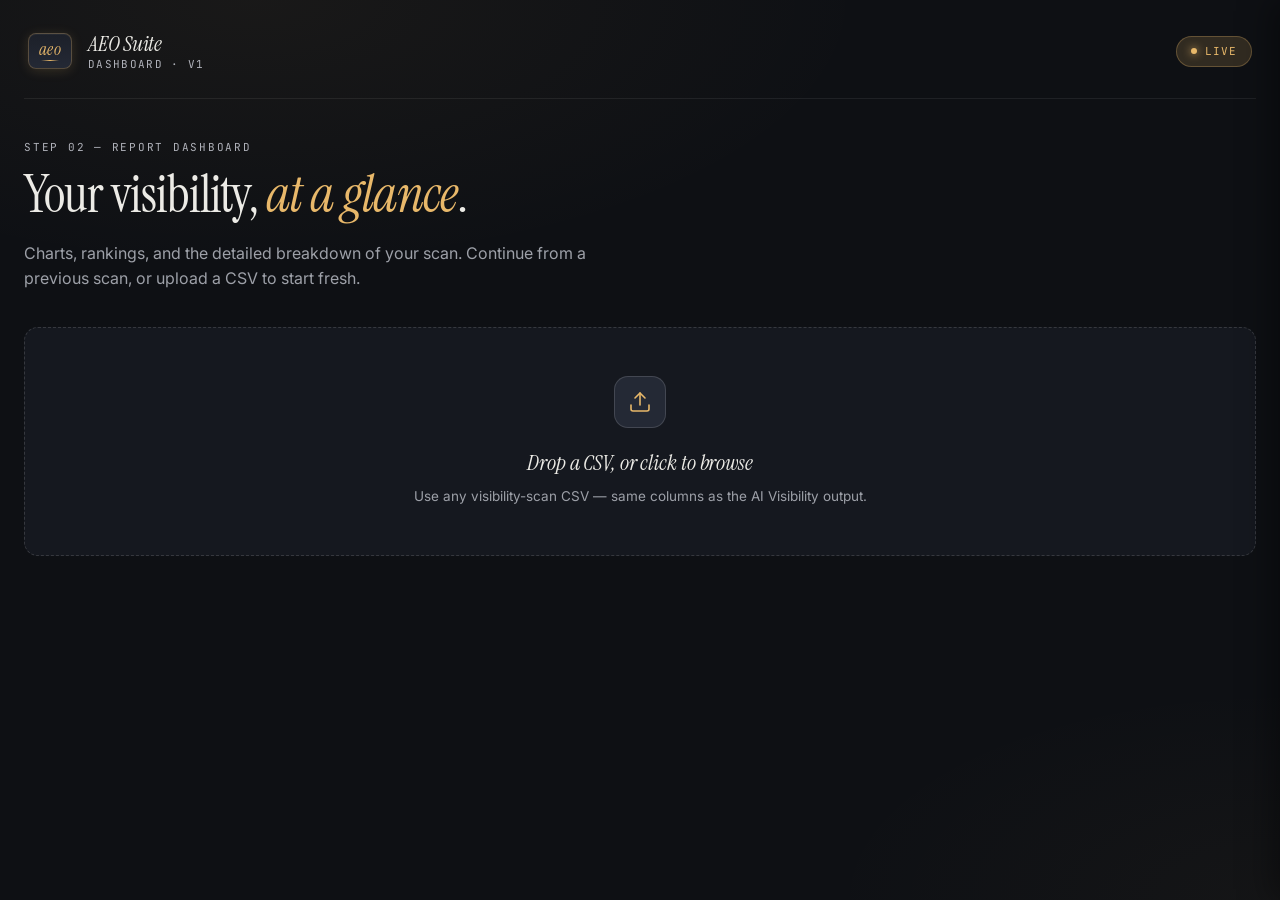
<file: dashboard.html>
<!doctype html>
<html lang="en">
  <head>
    <meta charset="UTF-8" />
    <meta name="viewport" content="width=device-width, initial-scale=1.0" />
    <title>Dashboard — AEO Suite</title>

    <link rel="stylesheet" href="shared/tokens.css" />

    <style>
      /* ============================================================
     Page-specific styles (dashboard rendering)
     ============================================================ */

      .source-section {
        margin-bottom: 32px;
      }

      /* ---------- Platform filter (segmented control) ---------- */
      .platform-bar {
        display: flex;
        gap: 4px;
        padding: 4px;
        background: var(--bg-1);
        border: 1px solid var(--line);
        border-radius: var(--radius-sm);
        margin-bottom: 28px;
        width: fit-content;
      }
      .platform-bar button {
        background: transparent;
        border: none;
        color: var(--ink-mute);
        padding: 8px 18px;
        border-radius: 6px;
        font-family: var(--mono);
        font-size: 11px;
        letter-spacing: 0.1em;
        text-transform: uppercase;
        cursor: pointer;
        transition:
          color 0.15s,
          background 0.15s;
      }
      .platform-bar button:hover {
        color: var(--ink);
      }
      .platform-bar button.active {
        background: var(--accent);
        color: var(--bg-0);
      }

      /* ---------- Headline block ---------- */
      .headline {
        text-align: center;
        padding: 36px 24px 32px;
        background: linear-gradient(180deg, var(--bg-1) 0%, var(--bg-2) 100%);
        border: 1px solid var(--line);
        border-radius: var(--radius);
        margin-bottom: 24px;
        position: relative;
        overflow: hidden;
      }
      .headline::before {
        content: "";
        position: absolute;
        top: 0;
        left: 50%;
        transform: translateX(-50%);
        width: 60%;
        height: 1px;
        background: linear-gradient(
          90deg,
          transparent,
          var(--accent),
          transparent
        );
      }
      .headline .label {
        font-family: var(--mono);
        font-size: 11px;
        color: var(--ink-faint);
        letter-spacing: 0.16em;
        text-transform: uppercase;
        margin-bottom: 8px;
      }
      .headline .brand {
        font-family: var(--serif);
        font-style: italic;
        font-size: 32px;
        color: var(--ink);
        letter-spacing: -0.01em;
        margin-bottom: 18px;
        line-height: 1.1;
      }
      .headline .score-big {
        font-family: var(--serif);
        font-style: italic;
        font-size: clamp(72px, 12vw, 120px);
        line-height: 1;
        color: var(--accent);
        letter-spacing: -0.03em;
      }
      .headline .score-pct {
        font-size: 0.5em;
        opacity: 0.7;
      }
      .headline .score-sub {
        margin-top: 14px;
        color: var(--ink-mute);
        font-size: 14px;
      }
      .headline .score-sub strong {
        color: var(--accent);
        font-weight: 600;
      }
      .headline .score-badge {
        display: inline-block;
        margin-top: 14px;
        padding: 6px 18px;
        border-radius: 999px;
        font-family: var(--mono);
        font-size: 11px;
        letter-spacing: 0.12em;
        text-transform: uppercase;
        border: 1px solid;
      }
      .badge-excellent {
        color: var(--ok);
        background: rgba(127, 191, 140, 0.08);
        border-color: var(--ok);
      }
      .badge-moderate {
        color: var(--warn);
        background: rgba(232, 184, 106, 0.08);
        border-color: var(--warn);
      }
      .badge-low {
        color: var(--bad);
        background: rgba(217, 122, 111, 0.08);
        border-color: var(--bad);
      }
      .badge-none {
        color: var(--ink-faint);
        background: var(--bg-1);
        border-color: var(--line-strong);
      }

      /* ---------- Card primitive (re-used) ---------- */
      .panel {
        background: var(--bg-1);
        border: 1px solid var(--line);
        border-radius: var(--radius);
        padding: 28px;
        margin-bottom: 20px;
      }
      .panel-label {
        font-family: var(--mono);
        font-size: 11px;
        color: var(--ink-faint);
        letter-spacing: 0.14em;
        text-transform: uppercase;
        margin-bottom: 18px;
        display: flex;
        align-items: center;
        gap: 10px;
      }
      .panel-label::before {
        content: "//";
        color: var(--accent);
      }

      /* Variant that places an action button on the right of the panel header */
      .panel-label.panel-label-with-action {
        justify-content: space-between;
        flex-wrap: wrap;
      }
      .panel-label.panel-label-with-action::before {
        /* keep the // marker pinned to the label text on the left, not stretched */
        flex-shrink: 0;
      }
      .panel-label.panel-label-with-action > span:first-of-type {
        flex: 1;
      }

      .btn-export-csv {
        display: inline-flex;
        align-items: center;
        gap: 6px;
        padding: 6px 12px;
        background: var(--bg-2);
        border: 1px solid var(--line-strong);
        border-radius: var(--radius-sm);
        color: var(--ink-mute);
        font-family: var(--mono);
        font-size: 10.5px;
        letter-spacing: 0.1em;
        text-transform: uppercase;
        cursor: pointer;
        transition: all 0.15s;
      }
      .btn-export-csv:hover {
        border-color: var(--accent);
        color: var(--accent);
        background: var(--bg-3);
      }
      .btn-export-csv svg {
        flex-shrink: 0;
      }

      /* ---------- Key insights ---------- */
      .insights-counts {
        display: grid;
        grid-template-columns: repeat(3, 1fr);
        gap: 24px;
        padding-bottom: 24px;
        border-bottom: 1px solid var(--line);
      }
      .insights-counts .ic {
        text-align: center;
      }
      .insights-counts .ic-v {
        font-family: var(--serif);
        font-style: italic;
        font-size: 44px;
        color: var(--accent);
        line-height: 1;
        letter-spacing: -0.02em;
      }
      .insights-counts .ic-k {
        margin-top: 8px;
        font-family: var(--mono);
        font-size: 11px;
        color: var(--ink-faint);
        letter-spacing: 0.12em;
        text-transform: uppercase;
      }

      .best-worst {
        display: grid;
        grid-template-columns: 1fr 1fr;
        gap: 24px;
        padding: 24px 0;
        border-bottom: 1px solid var(--line);
      }
      .bw-block .bw-label {
        font-family: var(--mono);
        font-size: 11px;
        color: var(--ink-faint);
        letter-spacing: 0.12em;
        text-transform: uppercase;
        margin-bottom: 8px;
        display: flex;
        align-items: center;
        gap: 6px;
      }
      .bw-block .bw-q {
        color: var(--ink-mute);
        font-style: italic;
        font-size: 13.5px;
        line-height: 1.5;
        margin-bottom: 6px;
      }
      .bw-block .bw-v {
        font-family: var(--serif);
        font-style: italic;
        font-size: 22px;
      }
      .bw-block.best .bw-v {
        color: var(--ok);
      }
      .bw-block.worst .bw-v {
        color: var(--bad);
      }

      .top-brands {
        padding-top: 24px;
      }
      .top-brands h4 {
        font-family: var(--serif);
        font-style: italic;
        font-size: 18px;
        margin-bottom: 16px;
        font-weight: 400;
      }
      .tb-row {
        display: flex;
        align-items: center;
        gap: 14px;
        padding: 8px 0;
      }
      .tb-num {
        font-family: var(--mono);
        font-size: 11px;
        color: var(--ink-faint);
        width: 24px;
        text-align: right;
      }
      .tb-body {
        flex: 1;
      }
      .tb-head {
        display: flex;
        justify-content: space-between;
        margin-bottom: 6px;
        font-size: 13.5px;
      }
      .tb-head .tb-name {
        color: var(--ink);
        font-weight: 500;
      }
      .tb-head .tb-count {
        font-family: var(--mono);
        font-size: 11px;
        color: var(--accent);
      }
      .tb-bar {
        height: 6px;
        background: rgba(255, 255, 255, 0.04);
        border-radius: 3px;
        overflow: hidden;
      }
      .tb-bar > div {
        height: 100%;
        background: linear-gradient(90deg, var(--accent-lo), var(--accent));
        border-radius: 3px;
        transition: width 0.5s ease;
      }

      /* ---------- Controls bar ---------- */
      .controls {
        display: flex;
        gap: 12px;
        flex-wrap: wrap;
        align-items: center;
        background: var(--bg-1);
        padding: 16px 18px;
        border-radius: var(--radius);
        border: 1px solid var(--line);
        margin-bottom: 20px;
      }
      .controls input[type="text"],
      .controls select {
        padding: 10px 12px;
        background: var(--bg-0);
        border: 1px solid var(--line-strong);
        border-radius: var(--radius-sm);
        color: var(--ink);
        font-family: var(--sans);
        font-size: 13.5px;
        transition:
          border-color 0.15s,
          box-shadow 0.15s;
      }
      .controls input[type="text"] {
        flex: 1;
        min-width: 220px;
      }
      .controls input[type="text"]:focus,
      .controls select:focus {
        outline: none;
        border-color: var(--accent);
        box-shadow: 0 0 0 3px var(--accent-glow);
      }
      .controls input::placeholder {
        color: var(--ink-faint);
      }

      /* ---------- Score distribution ---------- */
      .score-dist {
        display: grid;
        grid-template-columns: repeat(3, 1fr);
        gap: 14px;
      }
      .sd-tile {
        padding: 18px 20px;
        border-radius: var(--radius);
        border: 1px solid;
        text-align: center;
        background: var(--bg-1);
      }
      .sd-tile.high {
        border-color: var(--ok);
        background: rgba(127, 191, 140, 0.06);
      }
      .sd-tile.med {
        border-color: var(--warn);
        background: rgba(232, 184, 106, 0.06);
      }
      .sd-tile.low {
        border-color: var(--bad);
        background: rgba(217, 122, 111, 0.06);
      }

      .sd-tile .sd-v {
        font-family: var(--serif);
        font-style: italic;
        font-size: 36px;
        line-height: 1;
        letter-spacing: -0.02em;
      }
      .sd-tile.high .sd-v {
        color: var(--ok);
      }
      .sd-tile.med .sd-v {
        color: var(--warn);
      }
      .sd-tile.low .sd-v {
        color: var(--bad);
      }
      .sd-tile .sd-k {
        margin-top: 8px;
        font-family: var(--mono);
        font-size: 11px;
        color: var(--ink-mute);
        letter-spacing: 0.1em;
        text-transform: uppercase;
      }
      .sd-tile .sd-bar {
        margin-top: 10px;
        height: 4px;
        background: rgba(0, 0, 0, 0.3);
        border-radius: 2px;
        overflow: hidden;
      }
      .sd-tile .sd-bar > div {
        height: 100%;
      }
      .sd-tile.high .sd-bar > div {
        background: var(--ok);
      }
      .sd-tile.med .sd-bar > div {
        background: var(--warn);
      }
      .sd-tile.low .sd-bar > div {
        background: var(--bad);
      }

      /* ---------- Per-query card ---------- */
      .query-card {
        background: var(--bg-1);
        border: 1px solid var(--line);
        border-radius: var(--radius);
        margin-bottom: 14px;
        overflow: hidden;
        transition: border-color 0.2s;
      }
      .query-card:hover {
        border-color: var(--line-strong);
      }
      .query-card.expanded {
        border-color: var(--accent-line);
      }

      .qc-head {
        padding: 18px 22px;
        cursor: pointer;
        display: flex;
        align-items: center;
        gap: 16px;
      }
      .qc-head .qc-q {
        flex: 1;
        font-family: var(--serif);
        font-style: italic;
        font-size: 18px;
        line-height: 1.3;
        color: var(--ink);
      }
      .qc-head .qc-meta {
        display: flex;
        align-items: center;
        gap: 10px;
        flex-shrink: 0;
      }
      .qc-head .qc-platforms {
        font-family: var(--mono);
        font-size: 10.5px;
        color: var(--ink-faint);
        letter-spacing: 0.1em;
      }
      .qc-head .qc-score {
        padding: 3px 10px;
        border-radius: 999px;
        font-family: var(--mono);
        font-size: 11px;
        border: 1px solid;
      }
      .qc-head .qc-chevron {
        width: 18px;
        height: 18px;
        color: var(--ink-mute);
        transition: transform 0.2s;
      }
      .query-card.expanded .qc-chevron {
        transform: rotate(180deg);
        color: var(--accent);
      }

      .qc-body {
        padding: 0 22px 22px;
        display: none;
      }
      .query-card.expanded .qc-body {
        display: block;
      }

      /* Platform tabs inside query card */
      .qc-tabs {
        display: flex;
        gap: 2px;
        border-bottom: 1px solid var(--line);
        margin-bottom: 22px;
        padding-bottom: 0;
      }
      .qc-tabs button {
        background: transparent;
        border: none;
        border-bottom: 2px solid transparent;
        color: var(--ink-faint);
        padding: 10px 16px;
        font-family: var(--mono);
        font-size: 11px;
        letter-spacing: 0.1em;
        text-transform: uppercase;
        cursor: pointer;
        transition:
          color 0.15s,
          border-color 0.15s;
        position: relative;
        top: 1px;
      }
      .qc-tabs button:hover:not(:disabled) {
        color: var(--ink);
      }
      .qc-tabs button.active {
        color: var(--accent);
        border-bottom-color: var(--accent);
      }
      .qc-tabs button:disabled {
        opacity: 0.35;
        cursor: not-allowed;
      }
      .qc-tabs button .dot {
        display: inline-block;
        width: 5px;
        height: 5px;
        border-radius: 50%;
        background: currentColor;
        margin-right: 6px;
        vertical-align: middle;
        opacity: 0.6;
      }

      /* Sub-section inside expanded query */
      .qc-sub {
        margin-bottom: 22px;
      }
      .qc-sub:last-child {
        margin-bottom: 0;
      }
      .qc-sub-label {
        font-family: var(--mono);
        font-size: 11px;
        color: var(--ink-faint);
        letter-spacing: 0.14em;
        text-transform: uppercase;
        margin-bottom: 12px;
        display: flex;
        align-items: center;
        gap: 8px;
      }
      .qc-sub-label .count {
        color: var(--accent);
        font-size: 11px;
      }

      /* Stats strip (inside tab content) */
      .qc-stats {
        display: flex;
        flex-wrap: wrap;
        gap: 16px;
        align-items: center;
        padding: 14px 16px;
        background: var(--bg-0);
        border: 1px solid var(--line);
        border-radius: var(--radius-sm);
      }
      .qc-stat {
        font-family: var(--mono);
        font-size: 12px;
        color: var(--ink-mute);
      }
      .qc-stat .qc-stat-k {
        color: var(--ink-faint);
        margin-right: 6px;
      }
      .qc-stat .qc-stat-v {
        color: var(--ink);
        font-weight: 500;
      }
      .qc-stat .qc-stat-v.accent {
        color: var(--accent);
      }

      /* Mentions list */
      .mentions {
        display: flex;
        flex-wrap: wrap;
        gap: 8px;
      }
      .mentions .m {
        padding: 6px 12px;
        background: var(--bg-2);
        border: 1px solid var(--line-strong);
        border-radius: 999px;
        font-size: 13px;
        color: var(--ink);
        transition:
          border-color 0.15s,
          color 0.15s;
      }
      .mentions .m:hover {
        border-color: var(--accent-line);
        color: var(--accent);
      }

      /* Raw output rendered as markdown-ish */
      .raw-output {
        background: var(--bg-0);
        border: 1px solid var(--line);
        border-radius: var(--radius-sm);
        padding: 18px 20px;
        color: var(--ink-mute);
        font-size: 13.5px;
        line-height: 1.7;
        max-height: 480px;
        overflow-y: auto;
        word-wrap: break-word;
      }
      .raw-output strong {
        color: var(--ink);
        font-weight: 600;
      }
      .raw-output em {
        color: var(--accent);
        font-style: italic;
      }
      .raw-output a {
        color: var(--accent);
        text-decoration: none;
        border-bottom: 1px dotted var(--accent-line);
      }
      .raw-output a:hover {
        border-bottom-style: solid;
      }
      .raw-output h1,
      .raw-output h2,
      .raw-output h3 {
        color: var(--ink);
        font-family: var(--serif);
        font-style: italic;
        font-weight: 400;
        margin: 14px 0 8px;
        line-height: 1.3;
      }
      .raw-output h1 {
        font-size: 22px;
      }
      .raw-output h2 {
        font-size: 18px;
      }
      .raw-output h3 {
        font-size: 16px;
      }
      .raw-output ul,
      .raw-output ol {
        margin: 8px 0;
        padding-left: 24px;
      }
      .raw-output li {
        margin-bottom: 4px;
      }
      .raw-output table {
        width: 100%;
        border-collapse: collapse;
        margin: 12px 0;
        font-size: 13px;
      }
      .raw-output th,
      .raw-output td {
        border: 1px solid var(--line-strong);
        padding: 6px 10px;
        text-align: left;
      }
      .raw-output th {
        background: var(--bg-1);
        color: var(--ink);
      }
      .raw-output code {
        background: var(--bg-2);
        padding: 1px 6px;
        border-radius: 3px;
        font-family: var(--mono);
        font-size: 0.9em;
        color: var(--accent);
      }

      /* URL list */
      .url-list {
        display: flex;
        flex-direction: column;
        gap: 6px;
      }
      .url-row {
        display: flex;
        align-items: center;
        gap: 8px;
        padding: 8px 12px;
        background: var(--bg-0);
        border: 1px solid var(--line);
        border-radius: var(--radius-sm);
        transition: border-color 0.15s;
      }
      .url-row:hover {
        border-color: var(--accent-line);
      }
      .url-row a {
        flex: 1;
        color: var(--ink-mute);
        text-decoration: none;
        word-break: break-all;
        transition: color 0.15s;
        min-width: 0;
      }
      .url-row a:hover {
        color: var(--accent);
      }
      .url-row a:hover .url-link {
        color: var(--accent);
      }
      .url-row .url-title {
        color: var(--ink);
        display: block;
        font-size: 13px;
        margin-bottom: 2px;
        line-height: 1.4;
      }
      .url-row .url-link {
        color: var(--ink-faint);
        font-size: 11.5px;
        font-family: var(--mono);
        word-break: break-all;
        line-height: 1.3;
        transition: color 0.15s;
      }
      .url-row button {
        background: transparent;
        border: 1px solid var(--line-strong);
        color: var(--ink-mute);
        border-radius: 5px;
        padding: 4px 8px;
        font-size: 12px;
        cursor: pointer;
        transition: all 0.15s;
        flex-shrink: 0;
        font-family: var(--mono);
      }
      .url-row button:hover {
        border-color: var(--accent);
        color: var(--accent);
      }

      /* Competitor analysis */
      .comp-analysis {
        padding: 18px 20px;
        background: linear-gradient(
          135deg,
          var(--accent-glow) 0%,
          transparent 100%
        );
        border: 1px solid var(--accent-line);
        border-left-width: 3px;
        border-radius: var(--radius-sm);
        color: var(--ink-mute);
        font-size: 13.5px;
        line-height: 1.7;
      }
      .comp-analysis .lead {
        color: var(--accent);
        font-weight: 500;
        margin-bottom: 10px;
        font-size: 14px;
        line-height: 1.5;
      }

      /* Summary lists */
      .summary-grid {
        display: grid;
        grid-template-columns: repeat(auto-fill, minmax(260px, 1fr));
        gap: 8px;
      }
      .summary-row {
        display: flex;
        justify-content: space-between;
        align-items: center;
        padding: 10px 14px;
        background: var(--bg-0);
        border: 1px solid var(--line);
        border-radius: var(--radius-sm);
        font-size: 13.5px;
      }
      .summary-row .name {
        color: var(--ink);
        word-break: break-word;
        padding-right: 8px;
      }
      .summary-row .count {
        font-family: var(--mono);
        font-size: 11px;
        color: var(--accent);
        flex-shrink: 0;
      }

      /* Empty state */
      .empty-state {
        padding: 60px 32px;
        text-align: center;
        color: var(--ink-mute);
        background: var(--bg-1);
        border: 1px solid var(--line);
        border-radius: var(--radius);
      }
      .empty-state .ico {
        font-family: var(--serif);
        font-style: italic;
        font-size: 64px;
        color: var(--ink-faint);
        margin-bottom: 12px;
        line-height: 1;
      }
      .empty-state h3 {
        font-family: var(--serif);
        font-style: italic;
        font-weight: 400;
        font-size: 22px;
        color: var(--ink);
        margin-bottom: 8px;
      }

      /* Report root visibility */
      #reportRoot {
        display: none;
      }
      #reportRoot.show {
        display: block;
      }

      /* ============================================================
     NEW SECTIONS
     ============================================================ */

      /* ---------- Headline scan-meta strip ---------- */
      .scan-meta {
        display: flex;
        justify-content: center;
        align-items: center;
        gap: 14px;
        margin-top: 16px;
        font-family: var(--mono);
        font-size: 11px;
        color: var(--ink-faint);
        letter-spacing: 0.08em;
        text-transform: uppercase;
        flex-wrap: wrap;
      }
      .scan-meta .dot {
        width: 3px;
        height: 3px;
        background: var(--ink-faint);
        border-radius: 50%;
      }

      /* AI Summary panel CSS is in shared/tokens.css (used by both dashboard and categorization) */

      /* ---------- Platform performance table ---------- */
      .platform-perf {
        overflow-x: auto;
      }
      .platform-perf table {
        width: 100%;
        border-collapse: collapse;
        font-size: 13.5px;
      }
      .platform-perf th {
        text-align: left;
        padding: 10px 16px 10px 0;
        color: var(--ink-faint);
        font-family: var(--mono);
        font-size: 11px;
        letter-spacing: 0.12em;
        text-transform: uppercase;
        font-weight: 500;
        border-bottom: 1px solid var(--line-strong);
      }
      .platform-perf th:not(:first-child) {
        text-align: right;
      }
      .platform-perf td {
        padding: 14px 16px 14px 0;
        border-bottom: 1px solid var(--line);
        color: var(--ink);
      }
      .platform-perf td:not(:first-child) {
        text-align: right;
      }
      .platform-perf tr:last-child td {
        border-bottom: none;
      }
      .platform-perf .pp-name {
        font-family: var(--serif);
        font-style: italic;
        font-size: 17px;
      }
      .platform-perf .pp-num {
        font-family: var(--mono);
        color: var(--ink);
      }
      .platform-perf .pp-num.muted {
        color: var(--ink-faint);
      }
      .platform-perf .pp-num.accent {
        color: var(--accent);
        font-weight: 500;
      }
      .platform-perf .pp-meter {
        display: inline-block;
        width: 80px;
        height: 6px;
        background: rgba(255, 255, 255, 0.05);
        border-radius: 3px;
        overflow: hidden;
        vertical-align: middle;
        margin-right: 10px;
      }
      .platform-perf .pp-meter > div {
        height: 100%;
        background: linear-gradient(90deg, var(--accent-lo), var(--accent));
        border-radius: 3px;
      }

      /* ---------- Visibility heatmap ---------- */
      .heatmap-wrap {
        overflow-x: auto;
        margin: 0 -8px; /* allow horizontal bleed on small screens */
        padding: 0 8px;
      }
      .heatmap {
        display: grid;
        gap: 4px;
        min-width: max-content;
      }
      .heatmap .hm-row {
        display: grid;
        grid-template-columns: minmax(220px, 1fr) repeat(
            var(--platform-count, 3),
            92px
          );
        gap: 4px;
        align-items: stretch;
      }
      .heatmap .hm-head {
        margin-bottom: 4px;
      }
      .heatmap .hm-head .hm-cell {
        background: transparent;
        border: none;
        font-family: var(--mono);
        font-size: 11px;
        color: var(--ink-faint);
        letter-spacing: 0.1em;
        text-transform: uppercase;
        text-align: center;
        padding: 4px 0;
      }
      .heatmap .hm-head .hm-q {
        text-align: left;
        padding-left: 4px;
      }
      .heatmap .hm-q {
        padding: 12px 14px;
        background: var(--bg-0);
        border: 1px solid var(--line);
        border-radius: var(--radius-sm);
        font-size: 13px;
        line-height: 1.35;
        color: var(--ink);
        display: flex;
        align-items: center;
        min-height: 48px;
      }
      .heatmap .hm-cell {
        border-radius: var(--radius-sm);
        border: 1px solid var(--line);
        background: var(--bg-0);
        display: flex;
        flex-direction: column;
        align-items: center;
        justify-content: center;
        padding: 6px;
        font-family: var(--mono);
        font-size: 12px;
        transition:
          transform 0.12s,
          border-color 0.12s;
        min-height: 48px;
      }
      .heatmap .hm-cell:hover {
        transform: scale(1.04);
        border-color: var(--line-strong);
        z-index: 1;
      }
      .heatmap .hm-cell.empty {
        color: var(--ink-faint);
      }
      .heatmap .hm-cell.high {
        background: rgba(127, 191, 140, 0.18);
        border-color: var(--ok);
        color: var(--ok);
      }
      .heatmap .hm-cell.med {
        background: rgba(232, 184, 106, 0.16);
        border-color: var(--warn);
        color: var(--warn);
      }
      .heatmap .hm-cell.low {
        background: rgba(217, 122, 111, 0.14);
        border-color: var(--bad);
        color: var(--bad);
      }
      .heatmap .hm-cell.zero {
        background: rgba(255, 255, 255, 0.02);
        border-color: var(--line);
        color: var(--ink-faint);
      }
      .heatmap .hm-cell .hm-mention {
        font-size: 10.5px;
        margin-top: 2px;
        opacity: 0.85;
        letter-spacing: 0.06em;
        text-transform: uppercase;
      }
      .heatmap-legend {
        display: flex;
        gap: 16px;
        margin-top: 16px;
        font-family: var(--mono);
        font-size: 11px;
        color: var(--ink-faint);
        letter-spacing: 0.1em;
        text-transform: uppercase;
        flex-wrap: wrap;
      }
      .heatmap-legend .legend-item {
        display: flex;
        align-items: center;
        gap: 6px;
      }
      .heatmap-legend .swatch {
        width: 12px;
        height: 12px;
        border-radius: 3px;
        border: 1px solid;
      }
      .heatmap-legend .swatch.high {
        background: rgba(127, 191, 140, 0.18);
        border-color: var(--ok);
      }
      .heatmap-legend .swatch.med {
        background: rgba(232, 184, 106, 0.16);
        border-color: var(--warn);
      }
      .heatmap-legend .swatch.low {
        background: rgba(217, 122, 111, 0.14);
        border-color: var(--bad);
      }
      .heatmap-legend .swatch.zero {
        background: rgba(255, 255, 255, 0.02);
        border-color: var(--line);
      }

      /* ---------- Wins panel ---------- */
      .win-row {
        display: flex;
        align-items: flex-start;
        gap: 14px;
        padding: 14px 16px;
        background: linear-gradient(
          135deg,
          rgba(127, 191, 140, 0.06) 0%,
          transparent 100%
        );
        border: 1px solid rgba(127, 191, 140, 0.25);
        border-left-width: 3px;
        border-radius: var(--radius-sm);
        margin-bottom: 10px;
      }
      .win-row:last-child {
        margin-bottom: 0;
      }
      .win-row .win-platform {
        flex-shrink: 0;
        padding: 4px 10px;
        background: rgba(127, 191, 140, 0.12);
        border: 1px solid rgba(127, 191, 140, 0.3);
        border-radius: 999px;
        font-family: var(--mono);
        font-size: 11px;
        letter-spacing: 0.1em;
        text-transform: uppercase;
        color: var(--ok);
      }
      .win-row .win-body {
        flex: 1;
        min-width: 0;
      }
      .win-row .win-q {
        font-family: var(--serif);
        font-style: italic;
        font-size: 16px;
        color: var(--ink);
        line-height: 1.3;
        margin-bottom: 4px;
      }
      .win-row .win-meta {
        font-family: var(--mono);
        font-size: 11px;
        color: var(--ink-mute);
        letter-spacing: 0.04em;
      }
      .win-row .win-score {
        flex-shrink: 0;
        font-family: var(--serif);
        font-style: italic;
        font-size: 28px;
        color: var(--ok);
        line-height: 1;
        letter-spacing: -0.02em;
      }
      .win-row .win-score .pct {
        font-size: 14px;
        opacity: 0.7;
        margin-left: 1px;
      }

      .no-wins {
        padding: 24px 20px;
        text-align: center;
        font-size: 13.5px;
        color: var(--ink-mute);
        background: var(--bg-0);
        border: 1px dashed var(--line-strong);
        border-radius: var(--radius-sm);
      }
      .no-wins em {
        color: var(--accent);
        font-style: italic;
      }

      /* ---------- Query Owners ---------- */
      /* One row per query showing who's #1 across platforms. Outcome
     badges visually echo our scoreClass colors: green = you own it,
     amber = contested, red = dominated by competitor, dashed = open. */
      .owners-grid {
        display: grid;
        grid-template-columns: 1fr;
        gap: 10px;
      }
      .owners-summary {
        display: grid;
        grid-template-columns: repeat(4, 1fr);
        gap: 10px;
        margin-bottom: 14px;
      }
      .owners-summary .os-cell {
        padding: 12px 14px;
        background: var(--bg-0);
        border: 1px solid var(--line);
        border-radius: var(--radius-sm);
      }
      .owners-summary .os-cell .os-count {
        font-family: var(--serif);
        font-style: italic;
        font-size: 24px;
        line-height: 1;
        margin-bottom: 2px;
      }
      .owners-summary .os-cell .os-label {
        font-family: var(--mono);
        font-size: 10px;
        letter-spacing: 0.1em;
        text-transform: uppercase;
        color: var(--ink-mute);
      }
      .owners-summary .os-cell.you .os-count {
        color: var(--ok);
      }
      .owners-summary .os-cell.you {
        border-color: rgba(127, 191, 140, 0.35);
        background: linear-gradient(
          135deg,
          rgba(127, 191, 140, 0.06) 0%,
          var(--bg-0) 100%
        );
      }
      .owners-summary .os-cell.them .os-count {
        color: var(--bad);
      }
      .owners-summary .os-cell.them {
        border-color: rgba(217, 122, 111, 0.35);
        background: linear-gradient(
          135deg,
          rgba(217, 122, 111, 0.06) 0%,
          var(--bg-0) 100%
        );
      }
      .owners-summary .os-cell.contested .os-count {
        color: var(--warn);
      }
      .owners-summary .os-cell.contested {
        border-color: rgba(232, 184, 106, 0.35);
        background: linear-gradient(
          135deg,
          rgba(232, 184, 106, 0.06) 0%,
          var(--bg-0) 100%
        );
      }
      .owners-summary .os-cell.open .os-count {
        color: var(--accent);
      }
      .owners-summary .os-cell.open {
        border-style: dashed;
      }

      .owner-row {
        display: grid;
        grid-template-columns: 1fr auto auto;
        gap: 12px;
        align-items: center;
        padding: 12px 14px;
        background: var(--bg-0);
        border: 1px solid var(--line);
        border-left-width: 3px;
        border-radius: var(--radius-sm);
      }
      .owner-row.you-own {
        border-left-color: var(--ok);
        background: linear-gradient(
          135deg,
          rgba(127, 191, 140, 0.04) 0%,
          var(--bg-0) 100%
        );
      }
      .owner-row.dominated {
        border-left-color: var(--bad);
      }
      .owner-row.contested {
        border-left-color: var(--warn);
      }
      .owner-row.open {
        border-left-style: dashed;
        border-left-color: var(--accent);
      }

      .owner-row .or-q {
        font-family: var(--serif);
        font-style: italic;
        font-size: 15px;
        color: var(--ink);
        line-height: 1.3;
      }
      .owner-row .or-winner {
        font-size: 13px;
        color: var(--ink);
        min-width: 0;
      }
      .owner-row .or-winner .label {
        font-family: var(--mono);
        font-size: 10px;
        color: var(--ink-faint);
        letter-spacing: 0.08em;
        text-transform: uppercase;
        display: block;
        margin-bottom: 2px;
      }
      .owner-row .or-winner .name {
        font-weight: 600;
      }
      .owner-row.you-own .or-winner .name {
        color: var(--ok);
      }
      .owner-row.dominated .or-winner .name {
        color: var(--bad);
      }
      .owner-row .or-badge {
        flex-shrink: 0;
        padding: 4px 10px;
        border-radius: 999px;
        font-family: var(--mono);
        font-size: 10px;
        letter-spacing: 0.08em;
        text-transform: uppercase;
        border: 1px solid;
      }
      .owner-row.you-own .or-badge {
        color: var(--ok);
        border-color: rgba(127, 191, 140, 0.4);
        background: rgba(127, 191, 140, 0.1);
      }
      .owner-row.dominated .or-badge {
        color: var(--bad);
        border-color: rgba(217, 122, 111, 0.4);
        background: rgba(217, 122, 111, 0.1);
      }
      .owner-row.contested .or-badge {
        color: var(--warn);
        border-color: rgba(232, 184, 106, 0.4);
        background: rgba(232, 184, 106, 0.1);
      }
      .owner-row.open .or-badge {
        color: var(--accent);
        border-color: rgba(232, 184, 106, 0.3);
      }

      .owner-row .or-platforms {
        grid-column: 1 / -1;
        display: flex;
        flex-wrap: wrap;
        gap: 6px;
        margin-top: 4px;
        padding-top: 10px;
        border-top: 1px dashed var(--line);
      }
      .owner-row .or-platforms .pp {
        display: inline-flex;
        align-items: baseline;
        gap: 6px;
        font-family: var(--mono);
        font-size: 11px;
        color: var(--ink-mute);
      }
      .owner-row .or-platforms .pp .plat-name {
        color: var(--ink-faint);
        letter-spacing: 0.06em;
        text-transform: uppercase;
        font-size: 10px;
      }
      .owner-row .or-platforms .pp .winner-name {
        color: var(--ink);
      }
      .owner-row .or-platforms .pp.is-you .winner-name {
        color: var(--ok);
        font-weight: 600;
      }

      /* ---------- Zero-Visibility Queries ---------- */
      /* Hard-miss queries — brand wasn't named on ANY platform. We surface
     who DID own the query and which domains were cited so the user has
     concrete next-step targets, not just a list of failures. */
      .zerovis-row {
        padding: 14px 16px;
        background: linear-gradient(
          135deg,
          rgba(217, 122, 111, 0.04) 0%,
          transparent 100%
        );
        border: 1px solid rgba(217, 122, 111, 0.22);
        border-left: 3px solid var(--bad);
        border-radius: var(--radius-sm);
        margin-bottom: 10px;
      }
      .zerovis-row:last-child {
        margin-bottom: 0;
      }
      .zerovis-row .zv-top {
        display: flex;
        align-items: flex-start;
        justify-content: space-between;
        gap: 14px;
      }
      .zerovis-row .zv-q {
        font-family: var(--serif);
        font-style: italic;
        font-size: 16px;
        color: var(--ink);
        line-height: 1.3;
        flex: 1;
        min-width: 0;
      }
      .zerovis-row .zv-state {
        flex-shrink: 0;
        padding: 4px 10px;
        background: rgba(217, 122, 111, 0.15);
        border: 1px solid rgba(217, 122, 111, 0.35);
        border-radius: 999px;
        font-family: var(--mono);
        font-size: 10px;
        letter-spacing: 0.1em;
        text-transform: uppercase;
        color: var(--bad);
      }
      .zerovis-row .zv-meta {
        display: grid;
        grid-template-columns: 1fr 1fr;
        gap: 14px;
        margin-top: 12px;
        padding-top: 12px;
        border-top: 1px dashed var(--line);
      }
      .zerovis-row .zv-meta-block .zv-meta-label {
        font-family: var(--mono);
        font-size: 10px;
        letter-spacing: 0.1em;
        text-transform: uppercase;
        color: var(--ink-faint);
        margin-bottom: 4px;
      }
      .zerovis-row .zv-meta-block .zv-meta-value {
        font-size: 13px;
        color: var(--ink);
        line-height: 1.45;
      }
      .zerovis-row .zv-meta-block .zv-meta-value.muted {
        color: var(--ink-mute);
        font-style: italic;
      }
      .zerovis-row .zv-meta-block .zv-meta-value .winner-name {
        font-weight: 600;
      }
      .zerovis-row .zv-domains {
        display: flex;
        flex-wrap: wrap;
        gap: 6px;
      }
      .zerovis-row .zv-domains .zv-dom {
        font-family: var(--mono);
        font-size: 11px;
        color: var(--ink-mute);
        padding: 2px 8px;
        background: var(--bg-0);
        border: 1px solid var(--line);
        border-radius: 4px;
      }

      /* Wider screens: pack owners 2-up */
      @media (min-width: 900px) {
        .owners-grid {
          grid-template-columns: 1fr 1fr;
        }
      }
      @media (max-width: 600px) {
        .owners-summary {
          grid-template-columns: 1fr 1fr;
        }
        .zerovis-row .zv-meta {
          grid-template-columns: 1fr;
        }
      }

      /* ---------- Rank Distribution ---------- */
      /* Horizontal stacked bar showing how often the brand lands in each
     rank bucket (Top, Prominent, Mid, Deep), plus a small grid of
     per-platform breakdowns and a couple of example rows. */
      .rank-headline {
        display: grid;
        grid-template-columns: auto 1fr;
        gap: 18px;
        align-items: center;
        margin-bottom: 16px;
      }
      .rank-headline .rh-num {
        font-family: var(--serif);
        font-style: italic;
        font-size: 44px;
        line-height: 1;
        color: var(--ok);
      }
      .rank-headline .rh-num.muted {
        color: var(--ink-mute);
      }
      .rank-headline .rh-label {
        font-family: var(--mono);
        font-size: 10px;
        letter-spacing: 0.1em;
        text-transform: uppercase;
        color: var(--ink-faint);
        margin-bottom: 4px;
      }
      .rank-headline .rh-detail {
        font-size: 13px;
        color: var(--ink);
        line-height: 1.5;
      }
      .rank-headline .rh-detail em {
        color: var(--accent);
        font-style: italic;
      }

      .rank-bar {
        display: flex;
        height: 28px;
        border-radius: var(--radius-sm);
        overflow: hidden;
        border: 1px solid var(--line);
        background: var(--bg-0);
        margin-bottom: 6px;
      }
      /* rb-seg styles work for both the headline .rank-bar AND the per-platform
     .rp-bar mini-bars. Keeping colors at .rb-seg level (not nested under
     .rank-bar) means both bars stay in sync visually. */
      .rb-seg {
        display: flex;
        align-items: center;
        justify-content: center;
        font-family: var(--mono);
        font-size: 11px;
        font-weight: 600;
        color: var(--bg-0);
        transition: opacity 0.15s;
      }
      .rb-seg.top {
        background: var(--ok);
      }
      .rb-seg.prominent {
        background: rgba(127, 191, 140, 0.55);
        color: var(--bg-0);
      }
      .rb-seg.mid {
        background: var(--warn);
      }
      .rb-seg.deep {
        background: var(--bad);
      }
      /* The main .rank-bar prints "60%" labels inside its segments. The
     per-platform .rp-bar mini-bars are intentionally text-free.
     Scoping :empty to .rank-bar prevents the mini-bars from being
     hidden just because they have no inner text. */
      .rank-bar .rb-seg:empty {
        display: none;
      }

      .rank-bar-legend {
        display: flex;
        flex-wrap: wrap;
        gap: 14px;
        font-family: var(--mono);
        font-size: 10px;
        color: var(--ink-mute);
        letter-spacing: 0.06em;
        text-transform: uppercase;
        margin-bottom: 18px;
      }
      .rank-bar-legend .rbl-item {
        display: inline-flex;
        align-items: center;
        gap: 6px;
      }
      .rank-bar-legend .swatch {
        width: 10px;
        height: 10px;
        border-radius: 2px;
        display: inline-block;
      }
      .rank-bar-legend .swatch.top {
        background: var(--ok);
      }
      .rank-bar-legend .swatch.prominent {
        background: rgba(127, 191, 140, 0.55);
      }
      .rank-bar-legend .swatch.mid {
        background: var(--warn);
      }
      .rank-bar-legend .swatch.deep {
        background: var(--bad);
      }

      /* Per-platform mini-distribution */
      .rank-platforms {
        display: grid;
        grid-template-columns: repeat(auto-fit, minmax(220px, 1fr));
        gap: 12px;
        margin-bottom: 18px;
      }
      .rank-platforms .rp-block {
        padding: 10px 12px;
        background: var(--bg-0);
        border: 1px solid var(--line);
        border-radius: var(--radius-sm);
      }
      .rank-platforms .rp-name {
        font-family: var(--mono);
        font-size: 10px;
        letter-spacing: 0.1em;
        text-transform: uppercase;
        color: var(--ink-faint);
        margin-bottom: 6px;
      }
      .rank-platforms .rp-bar {
        display: flex;
        height: 14px;
        border-radius: 3px;
        overflow: hidden;
        background: rgba(255, 255, 255, 0.04);
      }
      .rank-platforms .rp-stats {
        display: flex;
        justify-content: space-between;
        font-family: var(--mono);
        font-size: 10px;
        color: var(--ink-mute);
        margin-top: 4px;
      }

      /* Examples */
      .rank-examples {
        display: grid;
        grid-template-columns: repeat(auto-fit, minmax(280px, 1fr));
        gap: 10px;
      }
      .rank-example-group .reg-head {
        font-family: var(--mono);
        font-size: 10px;
        letter-spacing: 0.1em;
        text-transform: uppercase;
        color: var(--ink-faint);
        margin-bottom: 6px;
      }
      .rank-example-group .reg-ex {
        padding: 8px 10px;
        background: var(--bg-0);
        border: 1px solid var(--line);
        border-radius: 4px;
        font-size: 12px;
        margin-bottom: 4px;
      }
      .rank-example-group .reg-ex .reg-q {
        font-family: var(--serif);
        font-style: italic;
        color: var(--ink);
        font-size: 13px;
        margin-bottom: 2px;
      }
      .rank-example-group .reg-ex .reg-meta {
        font-family: var(--mono);
        font-size: 10px;
        color: var(--ink-mute);
        letter-spacing: 0.04em;
      }
      .rank-example-group .reg-ex .reg-slot {
        color: var(--accent);
        font-weight: 600;
      }

      /* ---------- Positioning Themes ---------- */
      .themes-note {
        padding: 12px 14px;
        background: rgba(232, 184, 106, 0.05);
        border: 1px dashed rgba(232, 184, 106, 0.3);
        border-radius: var(--radius-sm);
        font-size: 12px;
        color: var(--ink-mute);
        line-height: 1.5;
        margin-bottom: 18px;
      }
      .themes-note a,
      .themes-note .themes-link {
        color: var(--accent);
        text-decoration: underline;
        text-decoration-style: dotted;
      }
      .themes-note .themes-link {
        cursor: pointer;
        background: none;
        border: none;
        font-family: inherit;
        font-size: inherit;
        padding: 0;
      }

      .themes-section + .themes-section {
        margin-top: 22px;
      }
      .themes-section-label {
        font-family: var(--mono);
        font-size: 11px;
        letter-spacing: 0.1em;
        text-transform: uppercase;
        color: var(--ink-faint);
        margin-bottom: 10px;
      }
      .phrases-list {
        display: grid;
        grid-template-columns: repeat(auto-fit, minmax(260px, 1fr));
        gap: 8px;
      }
      .phrase-row {
        display: grid;
        grid-template-columns: auto 1fr;
        gap: 12px;
        align-items: baseline;
        padding: 10px 12px;
        background: var(--bg-0);
        border: 1px solid var(--line);
        border-radius: var(--radius-sm);
      }
      .phrase-row .pr-count {
        font-family: var(--serif);
        font-style: italic;
        font-size: 20px;
        color: var(--accent);
        line-height: 1;
      }
      .phrase-row .pr-body {
        min-width: 0;
      }
      .phrase-row .pr-phrase {
        font-family: var(--mono);
        font-size: 13px;
        color: var(--ink);
        line-height: 1.3;
        margin-bottom: 2px;
        word-break: break-word;
      }
      .phrase-row .pr-meta {
        font-family: var(--mono);
        font-size: 10px;
        color: var(--ink-faint);
        letter-spacing: 0.04em;
      }

      .signals-grid {
        display: flex;
        flex-wrap: wrap;
        gap: 6px;
      }
      .signal-chip {
        display: inline-flex;
        align-items: center;
        gap: 6px;
        padding: 5px 10px;
        background: var(--bg-0);
        border: 1px solid var(--line);
        border-radius: 999px;
        font-family: var(--mono);
        font-size: 11px;
        color: var(--ink);
      }
      .signal-chip .sc-count {
        font-family: var(--serif);
        font-style: italic;
        color: var(--accent);
        font-size: 13px;
      }

      /* ---------- Top cited domains ---------- */
      .domain-row {
        display: flex;
        align-items: center;
        gap: 14px;
        padding: 8px 0;
      }
      .domain-row .dr-num {
        font-family: var(--mono);
        font-size: 11px;
        color: var(--ink-faint);
        width: 24px;
        text-align: right;
      }
      .domain-row .dr-body {
        flex: 1;
        min-width: 0;
      }
      .domain-row .dr-head {
        display: flex;
        justify-content: space-between;
        margin-bottom: 6px;
        font-size: 13.5px;
        gap: 8px;
      }
      .domain-row .dr-name {
        color: var(--ink);
        font-weight: 500;
        word-break: break-all;
      }
      .domain-row .dr-count {
        font-family: var(--mono);
        font-size: 11px;
        color: var(--accent);
        white-space: nowrap;
        flex-shrink: 0;
      }
      .domain-row .dr-bar {
        height: 6px;
        background: rgba(255, 255, 255, 0.04);
        border-radius: 3px;
        overflow: hidden;
      }
      .domain-row .dr-bar > div {
        height: 100%;
        background: linear-gradient(90deg, var(--accent-lo), var(--accent));
        border-radius: 3px;
        transition: width 0.5s ease;
      }

      /* Responsive */
      /* ============================================================
     PDF Export — page-specific print overrides.
     Shared print stylesheet is in shared/tokens.css.
     ============================================================ */
      @media print {
        /* Mobile media query collapses these to 1-col, which fires in print
       because the print viewport is narrow. Force back to multi-column. */
        .insights-counts {
          display: grid !important;
          grid-template-columns: 1fr 1fr 1fr !important;
          gap: 12px !important;
        }
        .best-worst {
          display: grid !important;
          grid-template-columns: 1fr 1fr !important;
          gap: 18px !important;
        }
        .score-dist {
          display: grid !important;
          grid-template-columns: 1fr 1fr 1fr !important;
          gap: 12px !important;
        }

        /* Heatmap — on screen, columns are 92px each with horizontal scroll on
       overflow. In print there's no scrolling, so wide tables get clipped
       at the page edge. Shrink the columns to fit the printable width. */
        .heatmap-wrap {
          overflow: visible !important;
          margin: 0 !important;
          padding: 0 !important;
        }
        .heatmap {
          min-width: 0 !important;
          width: 100% !important;
        }
        .heatmap .hm-row {
          display: grid !important;
          grid-template-columns: minmax(160px, 1.8fr) repeat(
              var(--platform-count, 3),
              minmax(60px, 1fr)
            ) !important;
          gap: 3px !important;
        }
        .heatmap .hm-q {
          font-size: 11px !important;
          padding: 6px 10px !important;
          min-height: 36px !important;
        }
        .heatmap .hm-cell {
          font-size: 11px !important;
          min-height: 36px !important;
          padding: 4px !important;
        }
        /* Hide the "Mention" sub-text in heatmap cells in print — saves space */
        .heatmap .hm-cell .hm-mention {
          display: none !important;
        }

        /* Heatmap legend swatches must render as colored squares, not native
       checkboxes (browsers default to checkbox appearance for unknown
       inputs without explicit appearance: none). */
        .heatmap-legend {
          display: flex !important;
          gap: 14px !important;
          margin-top: 12px !important;
          font-size: 10px !important;
          color: #aaa !important;
          flex-wrap: wrap !important;
        }
        .heatmap-legend .swatch {
          width: 12px !important;
          height: 12px !important;
          border-radius: 2px !important;
          display: inline-block !important;
          border: 1px solid !important;
          appearance: none !important;
          -webkit-appearance: none !important;
          vertical-align: middle !important;
        }
      }

      @media (max-width: 880px) {
        .insights-counts {
          grid-template-columns: 1fr 1fr 1fr;
          gap: 12px;
        }
        .insights-counts .ic-v {
          font-size: 32px;
        }
        .best-worst {
          grid-template-columns: 1fr;
          gap: 16px;
          padding: 18px 0;
        }
        .score-dist {
          grid-template-columns: 1fr;
        }
        .qc-head {
          flex-wrap: wrap;
        }
        .panel {
          padding: 20px;
        }
        .platform-bar {
          width: 100%;
          overflow-x: auto;
        }
        .heatmap .hm-row {
          grid-template-columns: minmax(160px, 1fr) repeat(
              var(--platform-count, 3),
              72px
            );
        }
        .win-row {
          flex-wrap: wrap;
        }
        .win-row .win-score {
          margin-left: auto;
        }
        .ai-summary {
          padding: 22px 20px;
        }
        .ai-summary .summary-section.top .summary-text {
          font-size: 18px;
        }
      }
    </style>
  </head>

  <body>
    <div class="shell">
      <!-- Top bar -->
      <header class="topbar">
        <a href="index.html" class="brand-mark" aria-label="AEO Suite home"
          ><span>aeo</span></a
        >
        <div class="brand-text">
          <div class="product">AEO Suite</div>
          <div class="suite">Dashboard · v1</div>
        </div>
        <div class="topbar-spacer"></div>
        <div class="status-pill">LIVE</div>
      </header>

      <section class="hero">
        <div class="eyebrow">Step 02 — Report Dashboard</div>
        <h1>Your visibility, <em>at a glance</em>.</h1>
        <p>
          Charts, rankings, and the detailed breakdown of your scan. Continue
          from a previous scan, or upload a CSV to start fresh.
        </p>
      </section>

      <!-- Source: continue panel + drop zone -->
      <section class="source-section" id="sourceSection">
        <div id="continueSlot"></div>
        <div id="uploadSlot">
          <div class="or-divider" id="orDivider" style="display: none">
            Or upload a CSV
          </div>
          <label class="drop-zone" id="dropZone">
            <input type="file" id="csvInput" accept=".csv,text/csv" />
            <div class="dz-icon">
              <svg
                viewBox="0 0 24 24"
                fill="none"
                stroke="currentColor"
                stroke-width="1.6"
                stroke-linecap="round"
                stroke-linejoin="round"
              >
                <path d="M21 15v4a2 2 0 0 1-2 2H5a2 2 0 0 1-2-2v-4" />
                <polyline points="17 8 12 3 7 8" />
                <line x1="12" y1="3" x2="12" y2="15" />
              </svg>
            </div>
            <div class="dz-title">Drop a CSV, or click to browse</div>
            <div class="dz-sub">
              Use any visibility-scan CSV — same columns as the AI Visibility
              output.
            </div>
          </label>
        </div>
      </section>

      <!-- Cover page — branded markup is injected by pdf-export.js at init.
       The data-report-title attribute tells the export module what to
       print as the report title on the cover. -->
      <div
        class="pdf-cover"
        id="pdfCover"
        data-report-title="AI Visibility Report"
      ></div>

      <!-- Report renders here once data is loaded -->
      <section id="reportRoot"></section>

      <!-- Floating "Prepare PDF Export" trigger -->
      <button
        class="pdf-trigger hidden"
        id="pdfTriggerBtn"
        type="button"
        title="Prepare and export this report as a PDF"
      >
        <svg
          viewBox="0 0 24 24"
          fill="none"
          stroke="currentColor"
          stroke-width="2.5"
          stroke-linecap="round"
          stroke-linejoin="round"
        >
          <path
            d="M14 2H6a2 2 0 0 0-2 2v16a2 2 0 0 0 2 2h12a2 2 0 0 0 2-2V8z"
          />
          <polyline points="14 2 14 8 20 8" />
          <line x1="12" y1="18" x2="12" y2="12" />
          <polyline points="9 15 12 12 15 15" />
        </svg>
        Prepare PDF
      </button>

      <!-- Customization side panel + backdrop -->
      <div class="pdf-panel-backdrop" id="pdfPanelBackdrop"></div>
      <aside class="pdf-panel" id="pdfPanel" aria-hidden="true">
        <div class="pdf-panel-header">
          <div>
            <div class="ttl">Prepare PDF Export</div>
            <div class="sub">Customize before downloading</div>
          </div>
          <button
            class="pdf-panel-close"
            id="pdfPanelClose"
            type="button"
            aria-label="Close"
          >
            <svg
              viewBox="0 0 24 24"
              fill="none"
              stroke="currentColor"
              stroke-width="2"
              width="16"
              height="16"
            >
              <line x1="18" y1="6" x2="6" y2="18" />
              <line x1="6" y1="6" x2="18" y2="18" />
            </svg>
          </button>
        </div>
        <div class="pdf-panel-body">
          <div class="pdf-panel-section">
            <div class="sec-label">Client name</div>
            <input
              type="text"
              id="pdfClientName"
              placeholder="e.g., Acme Inc."
            />
          </div>

          <div class="pdf-panel-section">
            <div class="sec-label">Custom intro (optional)</div>
            <textarea
              id="pdfIntro"
              placeholder="A brief note that appears on the cover page above the report."
            ></textarea>
          </div>

          <div class="pdf-panel-section">
            <div class="sec-label">Sections to include</div>
            <div class="pdf-toggle-list" id="pdfToggleList">
              <label class="pdf-toggle"
                ><input type="checkbox" data-target="aiSummarySlot" checked />
                <span class="label">AI Summary</span></label
              >
              <label class="pdf-toggle"
                ><input
                  type="checkbox"
                  data-target="keyInsightsPanel"
                  checked
                />
                <span class="label">Key Insights</span></label
              >
              <label class="pdf-toggle"
                ><input
                  type="checkbox"
                  data-target="platformPerfPanel"
                  checked
                />
                <span class="label">Platform Performance</span></label
              >
              <label class="pdf-toggle"
                ><input type="checkbox" data-target="heatmapPanel" checked />
                <span class="label">Visibility Heatmap</span></label
              >
              <label class="pdf-toggle"
                ><input
                  type="checkbox"
                  data-target="queryOwnersPanel"
                  checked
                />
                <span class="label">Query Owners</span></label
              >
              <label class="pdf-toggle"
                ><input type="checkbox" data-target="zeroVisPanel" checked />
                <span class="label">Zero-Visibility Queries</span></label
              >
              <label class="pdf-toggle"
                ><input type="checkbox" data-target="rankDistPanel" checked />
                <span class="label">Rank Distribution</span></label
              >
              <label class="pdf-toggle"
                ><input type="checkbox" data-target="winsPanel" checked />
                <span class="label"
                  >Wins · Where Your Brand Appeared</span
                ></label
              >
              <label class="pdf-toggle"
                ><input type="checkbox" data-target="scoreDistPanel" checked />
                <span class="label">Score Distribution</span></label
              >
              <label class="pdf-toggle"
                ><input type="checkbox" data-target="queriesPanel" checked />
                <span class="label">Queries</span></label
              >
              <label class="pdf-toggle"
                ><input type="checkbox" data-target="topDomainsPanel" checked />
                <span class="label">Top Cited Domains</span></label
              >
              <label class="pdf-toggle"
                ><input type="checkbox" data-target="allUrlsPanel" checked />
                <span class="label">All URLs Referenced</span></label
              >
              <label class="pdf-toggle"
                ><input type="checkbox" data-target="allBrandsPanel" checked />
                <span class="label">All Brands Mentioned</span></label
              >
            </div>
          </div>

          <div class="pdf-actions">
            <button class="pdf-btn-primary" id="pdfGenerateBtn" type="button">
              <svg
                viewBox="0 0 24 24"
                fill="none"
                stroke="currentColor"
                stroke-width="2.5"
                width="14"
                height="14"
              >
                <path d="M21 15v4a2 2 0 0 1-2 2H5a2 2 0 0 1-2-2v-4" />
                <polyline points="7 10 12 15 17 10" />
                <line x1="12" y1="15" x2="12" y2="3" />
              </svg>
              Generate PDF
            </button>
            <button class="pdf-btn-secondary" id="pdfPreviewBtn" type="button">
              Preview
            </button>
          </div>

          <div class="pdf-hint">
            <strong>How to get a clean PDF:</strong><br />
            1. Click <strong>Generate PDF</strong> — your browser's print dialog
            opens.<br />
            2. Set <strong>Destination</strong> to "Save as PDF".<br />
            3. Open <strong>More settings</strong> and
            <strong>uncheck "Headers and footers"</strong>.<br />
            4. Set <strong>Background graphics</strong> to
            <strong>on</strong> so the dark theme renders.<br />
            5. Set <strong>Margins</strong> to "Default" or "Minimum".<br />
            6. Click <strong>Save</strong>.
          </div>
        </div>
      </aside>
    </div>

    <script src="shared/state.js"></script>
    <script src="shared/pdf-export.js"></script>
    <script>
      // ============================================================
      // State
      // ============================================================
      const state = {
        allRows: null,
        fields: null,
        platformFilter: "all",
        expandedAll: false,
      };

      const PLATFORM_OPTIONS = [
        { key: "all", label: "All" },
        { key: "gpt", label: "GPT" },
        { key: "perplexity", label: "Perplexity" },
        { key: "ai_mode", label: "AI Mode" },
      ];

      const els = {
        continueSlot: document.getElementById("continueSlot"),
        orDivider: document.getElementById("orDivider"),
        dropZone: document.getElementById("dropZone"),
        csvInput: document.getElementById("csvInput"),
        reportRoot: document.getElementById("reportRoot"),
      };

      // ============================================================
      // Init: pull from ToolState if present
      // ============================================================
      function init() {
        const ctx = ToolState.getScanContext();
        if (ctx && ctx.rows.length > 0) {
          renderContinuePanel(ctx);
          els.orDivider.style.display = "flex";
          loadRows(ctx.rows, { brand: ctx.brand, queries: ctx.queries });
        }
      }

      function renderContinuePanel(ctx) {
        const queryCount = ctx.queries.length;
        const queryLabel = queryCount === 1 ? "query" : "queries";
        const when = ctx.runAt
          ? new Date(ctx.runAt).toLocaleString()
          : "recent";

        els.continueSlot.innerHTML = `
      <div class="continue-panel">
        <div class="cp-icon">
          <svg viewBox="0 0 24 24" fill="none" stroke="currentColor" stroke-width="2" stroke-linecap="round" stroke-linejoin="round">
            <polyline points="20 6 9 17 4 12"/>
          </svg>
        </div>
        <div class="cp-text">
          <div class="cp-title">Loaded from your latest scan</div>
          <div class="cp-meta">${escapeHtml(ctx.brand || "Brand")} · ${queryCount} ${queryLabel} · ${ctx.rows.length} rows · ${when}</div>
        </div>
        <button class="btn btn-ghost" id="clearStateBtn" type="button">Use a different file</button>
      </div>
    `;
        document
          .getElementById("clearStateBtn")
          .addEventListener("click", () => {
            ToolState.clear();
            els.continueSlot.innerHTML = "";
            els.orDivider.style.display = "none";
            els.reportRoot.classList.remove("show");
            els.reportRoot.innerHTML = "";
          });
      }

      // ============================================================
      // CSV upload (drag-drop + click)
      // ============================================================
      els.dropZone.addEventListener("dragover", (e) => {
        e.preventDefault();
        els.dropZone.classList.add("is-dragover");
      });
      els.dropZone.addEventListener("dragleave", () =>
        els.dropZone.classList.remove("is-dragover"),
      );
      els.dropZone.addEventListener("drop", (e) => {
        e.preventDefault();
        els.dropZone.classList.remove("is-dragover");
        const file = e.dataTransfer.files[0];
        if (file) handleCsvFile(file);
      });
      els.csvInput.addEventListener("change", (e) => {
        const file = e.target.files[0];
        if (file) handleCsvFile(file);
      });

      function handleCsvFile(file) {
        const reader = new FileReader();
        reader.onload = (e) => {
          const rows = parseCsvToObjects(e.target.result);
          loadRows(rows, { brand: "", queries: [] });
        };
        reader.readAsText(file);
      }

      function parseCsvToObjects(text) {
        const lines = [];
        let cur = "",
          inQ = false,
          row = [];
        for (let i = 0; i < text.length; i++) {
          const c = text[i];
          if (inQ) {
            if (c === '"' && text[i + 1] === '"') {
              cur += '"';
              i++;
            } else if (c === '"') inQ = false;
            else cur += c;
          } else {
            if (c === '"') inQ = true;
            else if (c === ",") {
              row.push(cur);
              cur = "";
            } else if (c === "\n" || c === "\r") {
              if (cur !== "" || row.length) {
                row.push(cur);
                lines.push(row);
                row = [];
                cur = "";
              }
              if (c === "\r" && text[i + 1] === "\n") i++;
            } else cur += c;
          }
        }
        if (cur !== "" || row.length) {
          row.push(cur);
          lines.push(row);
        }
        if (lines.length === 0) return [];
        const headers = lines[0];
        return lines.slice(1).map((arr) => {
          const obj = {};
          headers.forEach((h, i) => {
            obj[h] = arr[i] ?? "";
          });
          return obj;
        });
      }

      // ============================================================
      // Field resolution: map fuzzy header keys to canonical names.
      // Handles trailing spaces, typos like "Visbility score ", etc.
      // ============================================================
      function resolveFields(rowsOrSample) {
        // Accept either a single sample row (legacy) or an array of rows.
        // When given an array, build the UNION of keys across all rows.
        //
        // Why: a sparse first row (e.g., n8n returns an empty Mention 1..N on
        // row 1 because the AI didn't list any brands for that query/platform)
        // would cause /mention/i.test(k) to match zero keys, making
        // fields.mentions an empty array — which then makes EVERY subsequent
        // row's mentions get silently ignored. Looking across all rows means
        // any row that has the field announces it to the resolver.
        const sources = Array.isArray(rowsOrSample)
          ? rowsOrSample
          : [rowsOrSample];
        const keySet = new Set();
        sources.forEach((row) => {
          if (row && typeof row === "object") {
            Object.keys(row).forEach((k) => keySet.add(k));
          }
        });
        const keys = Array.from(keySet);
        const norm = (k) =>
          String(k)
            .trim()
            .toLowerCase()
            .replace(/[\s_-]+/g, " ");

        const find = (...patterns) => {
          for (const k of keys) {
            const n = norm(k);
            for (const p of patterns) if (p.test(n)) return k;
          }
          return null;
        };

        return {
          date: find(/^date$/, /timestamp/),
          platform: find(/^platform$/, /channel/, /^source platform$/),
          brand: find(/^brand$/, /brand name/, /^company$/),
          query: find(/^query$/, /search query/, /^question$/),
          rawOutput: find(/raw output/, /model output/, /^response$/),
          urls: find(/^urls?$/, /^citations?$/),
          score: find(/visibility score/, /visbility score/, /^score$/),
          totalBrands: find(/total brands?/),
          brandPositions: find(/brand positions?/, /brand postions?/),
          sources: find(/^sources?$/, /source list/),
          competitorAnalysis: find(
            /competitors? analysis/,
            /competitive analysis/,
          ),
          mentions: keys
            .filter((k) => /mention/i.test(k))
            .sort((a, b) => {
              const an = parseInt((a.match(/\d+/) || [0])[0]);
              const bn = parseInt((b.match(/\d+/) || [0])[0]);
              return an - bn;
            }),
        };
      }

      function fieldVal(row, key, fallback = "") {
        if (!key) return fallback;
        const v = row[key];
        if (v === undefined || v === null) return fallback;
        return typeof v === "string" ? v.trim() : v;
      }

      // ============================================================
      // Score helpers
      // ============================================================
      function parseScore(v) {
        if (v === null || v === undefined || v === "") return null;
        const s = String(v).replace(/%/g, "").trim();
        if (s === "" || isNaN(s)) return null;
        return Math.round(parseFloat(s));
      }

      // Map a numeric score (or null/undefined) to a colored badge class +
      // label. We deliberately distinguish "measured zero" (we have data, the
      // brand just wasn't picked up) from "no data" (the score field was
      // missing). They look semantically different on a per-query card.
      function scoreClass(score) {
        if (
          score === null ||
          score === undefined ||
          score === "" ||
          isNaN(score)
        ) {
          return { cls: "badge-none", label: "No Data" };
        }
        const n = Number(score);
        if (n >= 70) return { cls: "badge-excellent", label: "Excellent" };
        if (n >= 40) return { cls: "badge-moderate", label: "Moderate" };
        if (n > 0) return { cls: "badge-low", label: "Low" };
        // Measured zero — brand was absent. Show as "Zero" rather than the
        // ambiguous "No Data" label which conflates measurement-was-zero with
        // measurement-was-missing.
        return { cls: "badge-low", label: "Zero" };
      }

      function normalizePlatform(v) {
        return String(v || "")
          .trim()
          .toLowerCase()
          .replace(/[\s-]+/g, "_");
      }

      // ============================================================
      // Brand detection helpers — word-boundary matching so a brand name
      // like "Cure" doesn't match inside "secure" / "manicure".
      // Used by every count that asks "did this row mention the brand".
      // ============================================================
      function brandMatcher(brandLower) {
        if (!brandLower) return null;
        const dense = brandLower.replace(/[^a-z0-9]+/gi, "").toLowerCase();
        if (!dense) return null;
        const tokens = brandLower.split(/[^a-z0-9]+/i).filter(Boolean);
        const escaped = tokens
          .map((t) => t.replace(/[.*+?^${}()|[\]\\]/g, "\\$&"))
          .join("\\s*");
        return {
          dense,
          tokenRe: new RegExp("\\b" + escaped + "\\b", "i"),
        };
      }

      // Does the brand appear in the haystack? Tries the token regex (fast,
      // handles most cases), then falls back to a dense position-aware scan
      // so a single-word target like "Groovelife" can also find "Groove Life"
      // in raw text. Preserves word boundaries either way ("Stella" never
      // matches inside "stellar").
      function brandAppears(matcher, hay) {
        if (!matcher) return false;
        if (matcher.tokenRe.test(hay)) return true;
        const lowerHay = String(hay).toLowerCase();
        const denseChars = [];
        const positions = [];
        for (let i = 0; i < lowerHay.length; i++) {
          const c = lowerHay[i];
          if ((c >= "a" && c <= "z") || (c >= "0" && c <= "9")) {
            denseChars.push(c);
            positions.push(i);
          }
        }
        const denseHay = denseChars.join("");
        const target = matcher.dense;
        let searchFrom = 0;
        while (true) {
          const idx = denseHay.indexOf(target, searchFrom);
          if (idx === -1) return false;
          const startInHay = positions[idx];
          const endInHay = positions[idx + target.length - 1] + 1;
          const charBefore = startInHay > 0 ? lowerHay[startInHay - 1] : "";
          const charAfter =
            endInHay < lowerHay.length ? lowerHay[endInHay] : "";
          const beforeIsWord = /[a-z0-9_]/.test(charBefore);
          const afterIsWord = /[a-z0-9_]/.test(charAfter);
          if (!beforeIsWord && !afterIsWord) return true;
          searchFrom = idx + 1;
        }
      }

      // True if the target brand appears in the AI response or mentions for
      // this row. Excludes Competitor Analysis text (that field mentions
      // the brand by construction, which would inflate every count).
      function rowMentionsBrand(row, fields, brandRe) {
        if (!brandRe) return false;
        const hay =
          fieldVal(row, fields.rawOutput) +
          " " +
          extractMentions(row, fields.mentions).join(" ");
        return brandAppears(brandRe, hay);
      }

      // Normalize a brand name to a canonical key so variant casings,
      // whitespace, and spacing collapse into one entry. "Stella" / "stella"
      // / "Stella Health Inc" → "stella". "Groove Life" / "Groovelife" /
      // "groove-life" → "groovelife".
      //
      // Strips common industry suffixes (inc, llc, health, wellness, clinic
      // etc.) — same behavior as competitor-report.html so the two reports
      // agree on what counts as the same brand. Trade-offs documented there:
      // could collapse "Modern Health" vs "Modern Wellness" (suffix strip)
      // or "Sun Run" vs "Sunrun" (space collapse), but in practice this is
      // the right call — false splits like "Groove Life" vs "Groovelife"
      // are much more common than false merges.
      function brandKey(name) {
        return String(name || "")
          .toLowerCase()
          .replace(/\b(inc|llc|ltd|corp|co|the|health|wellness|clinic)\b/g, "")
          .replace(/[^a-z0-9]+/g, "")
          .trim();
      }

      // ============================================================
      // URL extraction — handles 3 different webhook shapes plus strings.
      // ============================================================
      function extractUrls(rawValue) {
        if (!rawValue) return [];
        const out = [];
        const seen = new Set();

        const push = (item) => {
          const url = item.url || item.link || item.href || "";
          if (!url) return;
          const key = String(url).toLowerCase();
          if (seen.has(key)) return;
          seen.add(key);
          out.push({ url, title: item.title || item.source || "" });
        };

        if (Array.isArray(rawValue)) {
          rawValue.forEach((item) => {
            if (typeof item === "string") {
              if (item.startsWith("http") || item.startsWith("www"))
                push({ url: item });
            } else if (item && typeof item === "object") {
              push(item);
            }
          });
          return out;
        }

        const str = String(rawValue).trim();
        if (str.startsWith("[") || str.startsWith("{")) {
          try {
            const parsed = JSON.parse(str);
            if (Array.isArray(parsed)) {
              parsed.forEach((item) => {
                if (typeof item === "string") {
                  if (item.startsWith("http") || item.startsWith("www"))
                    push({ url: item });
                } else if (item && typeof item === "object") {
                  push(item);
                }
              });
              return out;
            }
          } catch {}
        }

        str.split(/[,;\n]/).forEach((u) => {
          const t = u.trim();
          if (t && (t.startsWith("http") || t.startsWith("www")))
            push({ url: t });
        });

        return out;
      }

      function extractMentions(row, mentionKeys) {
        return mentionKeys
          .map((k) => fieldVal(row, k))
          .filter(
            (v) => v && String(v).trim() !== "" && String(v).trim() !== "0",
          );
      }

      // ============================================================
      // Markdown-ish renderer for Raw Output (escapes first, then formats)
      // ============================================================
      function renderMarkdown(text) {
        if (!text) return "";
        let html = String(text)
          .replace(/&/g, "&amp;")
          .replace(/</g, "&lt;")
          .replace(/>/g, "&gt;");

        // Tables
        html = html.replace(/((?:^\|[^\n]+\|[ \t]*\n)+)/gm, (block) => {
          const rows = block
            .trim()
            .split("\n")
            .filter((r) => r.trim());
          if (rows.length < 2) return block;
          const isSep = (r) => /^\|[\s|:-]+\|$/.test(r.trim());
          const sepIdx = rows.findIndex(isSep);
          if (sepIdx === -1) return block;
          const headers = rows[0]
            .split("|")
            .slice(1, -1)
            .map((s) => s.trim());
          const bodyRows = rows.slice(sepIdx + 1).map((r) =>
            r
              .split("|")
              .slice(1, -1)
              .map((s) => s.trim()),
          );
          return (
            "<table><thead><tr>" +
            headers.map((h) => `<th>${h}</th>`).join("") +
            "</tr></thead><tbody>" +
            bodyRows
              .map(
                (r) =>
                  "<tr>" + r.map((c) => `<td>${c}</td>`).join("") + "</tr>",
              )
              .join("") +
            "</tbody></table>"
          );
        });

        // Headings
        html = html.replace(/^#{4,6}\s+(.+)$/gm, "<h3>$1</h3>");
        html = html.replace(/^###\s+(.+)$/gm, "<h3>$1</h3>");
        html = html.replace(/^##\s+(.+)$/gm, "<h2>$1</h2>");
        html = html.replace(/^#\s+(.+)$/gm, "<h1>$1</h1>");

        // Reference markers like [[1]](url) -> [1] linked
        html = html.replace(
          /\[\[(\d+)\]\]\(([^)]+)\)/g,
          '<a href="$2" target="_blank" rel="noopener">[$1]</a>',
        );

        // Inline links [text](url)
        html = html.replace(
          /\[([^\]]+)\]\(([^)]+)\)/g,
          '<a href="$2" target="_blank" rel="noopener">$1</a>',
        );

        // Bold then italic
        html = html.replace(/\*\*([^*]+)\*\*/g, "<strong>$1</strong>");
        html = html.replace(/(?<!\*)\*([^*\n]+)\*(?!\*)/g, "<em>$1</em>");

        // Inline code
        html = html.replace(/`([^`]+)`/g, "<code>$1</code>");

        // Bullet lists
        html = html.replace(
          /(^|\n)((?:[ \t]*[-*][ \t]+.+(?:\n|$))+)/g,
          (m, before, block) => {
            const items = block
              .trim()
              .split("\n")
              .map((l) => l.replace(/^[ \t]*[-*][ \t]+/, "").trim())
              .filter(Boolean);
            return (
              before +
              "<ul>" +
              items.map((i) => `<li>${i}</li>`).join("") +
              "</ul>"
            );
          },
        );

        // Numbered lists
        html = html.replace(
          /(^|\n)((?:[ \t]*\d+\.[ \t]+.+(?:\n|$))+)/g,
          (m, before, block) => {
            const items = block
              .trim()
              .split("\n")
              .map((l) => l.replace(/^[ \t]*\d+\.[ \t]+/, "").trim())
              .filter(Boolean);
            return (
              before +
              "<ol>" +
              items.map((i) => `<li>${i}</li>`).join("") +
              "</ol>"
            );
          },
        );

        // Paragraph breaks: collapse 2+ newlines into <br><br> for readable spacing
        html = html.replace(/\n{2,}/g, "<br><br>");
        // Single newlines inside paragraphs become a soft break
        html = html.replace(/\n(?![<])/g, "<br>");

        return html;
      }

      function escapeHtml(s) {
        return String(s ?? "")
          .replace(/&/g, "&amp;")
          .replace(/</g, "&lt;")
          .replace(/>/g, "&gt;")
          .replace(/"/g, "&quot;")
          .replace(/'/g, "&#039;");
      }

      // Renders a small (?) info icon with a tooltip on hover.
      function infoTip(text, opts) {
        opts = opts || {};
        const below = opts.below ? "tip-below" : "";
        return (
          '<span class="info-tip ' +
          below +
          '" data-tip="' +
          escapeHtml(text) +
          '" aria-label="' +
          escapeHtml(text) +
          '">?</span>'
        );
      }

      // ============================================================
      // AI Summary — webhook config + cache layer
      // ============================================================

      // Set this to your real n8n endpoint when ready. While empty,
      // the summary panel shows an "unavailable" state without breaking.
      const SUMMARY_WEBHOOK = "https://n8n-smartmarketer.duckdns.org/webhook/summary-dashboard";

      // Cache key derived from scan content + active platform filter so each
      // view (All / GPT / Perplexity / AI Mode) gets its own cached summary.
      function summaryCacheKey(rows, brand) {
        const firstDate = rows[0]
          ? String(fieldVal(rows[0], state.fields?.date) || "")
          : "";
        const filter = state.platformFilter || "all";
        // v7: LLM payload now also includes rankDistribution (top-slot rate,
        // bucket counts, avg/median slot when brand IS mentioned) and
        // positioningThemes (top recurring phrases and curated signal
        // keywords from competitor-analysis text). Older cached summaries
        // miss these fields, so regenerate.
        return `aeo:summary:dashboard:v7:${String(brand).toLowerCase()}:${filter}:${rows.length}:${firstDate}`;
      }

      function readSummaryCache(key) {
        try {
          const raw = localStorage.getItem(key);
          if (!raw) return null;
          return JSON.parse(raw);
        } catch (e) {
          return null;
        }
      }

      function writeSummaryCache(key, summary) {
        try {
          localStorage.setItem(key, JSON.stringify(summary));
        } catch (e) {
          // Quota / privacy mode etc. — fail silently
        }
      }

      // Distill scan data into a compact stats payload for the LLM.
      // Sending the whole raw scan would be wasteful and exceed token budgets.
      function buildSummaryStats(rows, fields, insights, brand) {
        // Per-platform performance
        const platformPerf = buildPlatformPerf(rows, fields);

        // Per-query mention status
        const perQuery = [];
        const groups = groupByQuery(rows, fields);
        const targetBrand = String(brand || "").toLowerCase();
        const brandRe = brandMatcher(targetBrand);
        groups.forEach((g) => {
          const platforms = Object.keys(g.byPlatform);
          let mentioned = false;
          let bestScore = null;
          platforms.forEach((p) => {
            const row = g.byPlatform[p];
            const s = parseScore(fieldVal(row, fields.score));
            if (s !== null && (bestScore === null || s > bestScore))
              bestScore = s;
            if (rowMentionsBrand(row, fields, brandRe)) mentioned = true;
          });
          perQuery.push({
            query: g.query,
            bestScore: bestScore ?? 0,
            brandMentioned: mentioned,
            platformsCovered: platforms.length,
          });
        });

        // Top cited domains (top 10 are plenty for the LLM)
        const topDomains = buildTopDomains(rows, fields, 10).map(([d, c]) => ({
          domain: d,
          queries: c,
        }));

        // Query Owners — adds strategic context the LLM can use: "you own
        // N queries, M are open / greenfield, K are dominated by [competitor]."
        // We summarise to counts + a short list of representative examples
        // rather than dumping all queries (the perQuery field below already
        // has every query; this adds the slot-1 lens on top).
        const queryOwnersBuilt = buildQueryOwners(groups, fields, brand);
        const ownerSummary = { youOwn: 0, dominated: 0, contested: 0, open: 0 };
        const dominatorTally = {}; // competitor brand → count of queries they dominate
        const youOwnExamples = [];
        const openExamples = [];
        const dominatedExamples = [];
        queryOwnersBuilt.forEach((o) => {
          if (o.outcome === "YOU_OWN") {
            ownerSummary.youOwn++;
            if (youOwnExamples.length < 3) youOwnExamples.push(o.query);
          } else if (o.outcome === "OPEN") {
            ownerSummary.open++;
            if (openExamples.length < 3) openExamples.push(o.query);
          } else if (o.outcome === "CONTESTED") {
            ownerSummary.contested++;
          } else if (o.outcome === "DOMINATED") {
            ownerSummary.dominated++;
            if (!dominatorTally[o.winnerKey]) {
              dominatorTally[o.winnerKey] = { name: o.winner, count: 0 };
            }
            dominatorTally[o.winnerKey].count++;
            if (dominatedExamples.length < 3) {
              dominatedExamples.push({ query: o.query, winner: o.winner });
            }
          }
        });
        const topDominators = Object.values(dominatorTally)
          .sort((a, b) => b.count - a.count)
          .slice(0, 5);

        // Zero-visibility queries — count + a few examples for the LLM.
        const zeroVisBuilt = buildZeroVisQueries(
          groups,
          fields,
          brand,
          queryOwnersBuilt,
        );
        const zeroVisExamples = zeroVisBuilt.slice(0, 5).map((z) => ({
          query: z.query,
          winner: z.owner && z.owner.winner ? z.owner.winner : null,
          topDomain: z.topDomains[0] || null,
        }));

        // Rank distribution — when the brand IS named, where does it sit?
        // The LLM gets the bucket counts and a couple of summary numbers
        // so it can write sentences like "Groovelife lands at slot #1
        // in 60% of the responses where it appears, with an average
        // ranking of #1.8 across the scan."
        const rankDistBuilt = buildRankDistribution(rows, fields, brand);
        const rankSummary = {
          totalMentions: rankDistBuilt.total,
          byBucket: rankDistBuilt.byBucket,
          topSlotPct:
            rankDistBuilt.total > 0
              ? Math.round(
                  (rankDistBuilt.byBucket.Top / rankDistBuilt.total) * 100,
                )
              : 0,
          avgSlot: rankDistBuilt.avgSlot,
          medianSlot: rankDistBuilt.medianSlot,
        };

        // Positioning themes — recurring phrases + signal keywords. We send
        // the top items only so the LLM payload doesn't bloat. This is
        // pattern-matching, not semantic analysis; the LLM can use it as
        // raw input but shouldn't treat it as definitive insight.
        const themesBuilt = buildPositioningThemes(rows, fields);
        const themesSummary = {
          totalQueriesWithAnalysis: themesBuilt.totalQueries,
          topPhrases: themesBuilt.phrases.slice(0, 8).map((p) => ({
            phrase: p.phrase,
            count: p.count,
          })),
          topSignals: themesBuilt.signals.slice(0, 10).map((s) => ({
            keyword: s.keyword,
            count: s.count,
          })),
        };

        // Top competitors / brands mentioned (from insights).
        // brandFreq values are now { displayName, count } objects, keyed by
        // normalized brand-key so variants like "Stella" and "Stella Health
        // Inc" merge into one entry rather than competing for slots.
        const topBrands = Object.entries(insights.brandFreq || {})
          .sort((a, b) => b[1].count - a[1].count)
          .slice(0, 10)
          .map(([, v]) => ({ name: v.displayName, count: v.count }));

        // Describe the scope this summary covers — important so the LLM knows
        // whether it's analyzing the full scan or a single-platform slice.
        const filter = state.platformFilter || "all";
        const filterLabel =
          filter === "all"
            ? "All platforms"
            : PLATFORM_OPTIONS.find((p) => p.key === filter)?.label ||
              filter.toUpperCase();

        return {
          brand: brand,
          scope: {
            filter: filter, // 'all' | 'gpt' | 'perplexity' | 'ai_mode' | ...
            filterLabel: filterLabel, // human-readable
            isSinglePlatform: filter !== "all",
          },
          scanSize: {
            rows: rows.length,
            queries: insights.uniqueQueries.size,
            platforms: platformPerf.length,
          },
          overall: {
            averageVisibilityPct: insights.avgScore,
            brandMentionedInRows: insights.brandMentionedRows,
            brandMentionRatePct: insights.brandMentionRate,
          },
          platformPerformance: platformPerf.map((p) => ({
            platform: p.label,
            avgScorePct: p.avgScore,
            brandMentions: p.mentionCount,
            mentionRatePct: p.mentionRate,
            rows: p.rowCount,
          })),
          perQuery: perQuery,
          queryOwnership: {
            counts: ownerSummary,
            // Concrete examples so the LLM can name specific queries in
            // its narrative rather than producing generic statements.
            examples: {
              youOwn: youOwnExamples,
              open: openExamples,
              dominated: dominatedExamples,
            },
            topDominators: topDominators,
          },
          zeroVisibility: {
            count: zeroVisBuilt.length,
            examples: zeroVisExamples,
          },
          rankDistribution: rankSummary,
          positioningThemes: themesSummary,
          topCitedDomains: topDomains,
          topMentionedBrands: topBrands,
        };
      }

      async function fetchSummary(stats) {
        if (!SUMMARY_WEBHOOK) {
          throw new Error("Summary webhook not configured");
        }
        const response = await fetch(SUMMARY_WEBHOOK, {
          method: "POST",
          headers: {
            "Content-Type": "application/json",
            Accept: "application/json",
          },
          mode: "cors",
          body: JSON.stringify(stats),
        });
        if (!response.ok)
          throw new Error("Webhook returned HTTP " + response.status);
        return await response.json();
      }

      function renderSummaryPanel(summary, opts = {}) {
        const isLoading = opts.loading;
        const isError = opts.error;
        const generatedAt = summary?.generatedAt
          ? new Date(summary.generatedAt).toLocaleString()
          : "";
        const hasContent =
          summary && (summary.topFinding || summary.keyOpportunity);

        let inner = "";
        if (isError && !hasContent) {
          inner = `
        <div class="summary-error">
          <em>AI summary unavailable</em> — ${escapeHtml(opts.errorMessage || "Could not reach the summary service.")} You can still review the full report below.
        </div>`;
        } else if (!hasContent && !isLoading) {
          inner = `
        <div class="summary-error">
          <em>AI summary unavailable</em> — Summary endpoint not configured. You can still review the full report below.
        </div>`;
        } else {
          const s = summary || {};
          inner = `
        <div class="summary-content">
          ${
            s.topFinding
              ? `
            <div class="summary-section top">
              <div class="sec-label">Top Finding</div>
              <div class="summary-text">${escapeHtml(s.topFinding)}</div>
            </div>`
              : ""
          }
          ${
            s.keyOpportunity
              ? `
            <div class="summary-section opp">
              <div class="sec-label">Key Opportunity</div>
              <div class="summary-text">${escapeHtml(s.keyOpportunity)}</div>
            </div>`
              : ""
          }
          ${
            s.keyRisk
              ? `
            <div class="summary-section risk">
              <div class="sec-label">Key Risk</div>
              <div class="summary-text">${escapeHtml(s.keyRisk)}</div>
            </div>`
              : ""
          }
          ${
            s.recommendations && s.recommendations.length > 0
              ? `
            <div class="summary-section">
              <div class="sec-label">Recommendations</div>
              <ol class="recommendations">
                ${s.recommendations.map((r) => `<li>${escapeHtml(r)}</li>`).join("")}
              </ol>
            </div>`
              : ""
          }
        </div>
        <div class="summary-loading-overlay">
          <div class="loading-card-inner">
            <div class="spinner-inline"></div>
            <div class="loading-text">Generating insights…</div>
          </div>
        </div>`;
        }

        // Build a scope indicator so users know which view this summary is for.
        // (Critical when switching platform filters — same panel, different content.)
        const currentFilter = state.platformFilter || "all";
        const scopeLabel =
          currentFilter === "all"
            ? "All Platforms"
            : PLATFORM_OPTIONS.find((p) => p.key === currentFilter)?.label ||
              currentFilter.toUpperCase();

        return `
      <div class="ai-summary ${isLoading ? "loading" : ""} ${isError ? "error" : ""}" id="aiSummaryPanel">
        <div class="summary-header">
          <div class="summary-label">
            AI Summary ${infoTip("A strategic narrative written by AI from your scan data. Surfaces the top finding, biggest opportunity, biggest risk, and three recommendations. Regenerates per platform filter — switch the filter above to see a summary for that engine.", { below: true })}
            <span class="summary-scope" title="The summary reflects only this view of the data. Switch platforms to get summaries for each.">· ${escapeHtml(scopeLabel)}</span>
          </div>
          <div class="summary-meta">
            ${generatedAt ? `Generated ${escapeHtml(generatedAt)}` : ""}
            ${SUMMARY_WEBHOOK ? '<button class="regen-btn" id="regenSummaryBtn" type="button">Regenerate</button>' : ""}
          </div>
        </div>
        ${inner}
      </div>`;
      }

      // Orchestrator: kick off summary generation if needed, render in place.
      // Returns the markup to inject; updates the panel in-place after fetch.
      async function loadSummary(rows, fields, insights, brand) {
        const cacheKey = summaryCacheKey(rows, brand);
        const cached = readSummaryCache(cacheKey);

        if (cached) {
          // Use cached version immediately
          return { initialMarkup: renderSummaryPanel(cached), cached: true };
        }

        if (!SUMMARY_WEBHOOK) {
          return { initialMarkup: renderSummaryPanel(null), cached: false };
        }

        // Show loading state; fire fetch asynchronously
        const loadingMarkup = renderSummaryPanel({}, { loading: true });

        // Defer actual fetch until DOM is in place
        setTimeout(async () => {
          try {
            const stats = buildSummaryStats(rows, fields, insights, brand);
            const summary = await fetchSummary(stats);
            writeSummaryCache(cacheKey, summary);
            replaceSummaryPanel(renderSummaryPanel(summary));
            wireSummaryHandlers(rows, fields, insights, brand);
          } catch (err) {
            console.error("Summary fetch failed:", err);
            replaceSummaryPanel(
              renderSummaryPanel(null, {
                error: true,
                errorMessage: err.message,
              }),
            );
          }
        }, 50);

        return { initialMarkup: loadingMarkup, cached: false };
      }

      function replaceSummaryPanel(markup) {
        const existing = document.getElementById("aiSummaryPanel");
        if (!existing) return;
        const wrap = document.createElement("div");
        wrap.innerHTML = markup;
        existing.replaceWith(wrap.firstElementChild);
      }

      function wireSummaryHandlers(rows, fields, insights, brand) {
        const btn = document.getElementById("regenSummaryBtn");
        if (!btn) return;
        btn.addEventListener("click", async () => {
          btn.disabled = true;
          const cacheKey = summaryCacheKey(rows, brand);
          try {
            localStorage.removeItem(cacheKey);
          } catch {}
          replaceSummaryPanel(renderSummaryPanel({}, { loading: true }));
          try {
            const stats = buildSummaryStats(rows, fields, insights, brand);
            const summary = await fetchSummary(stats);
            writeSummaryCache(cacheKey, summary);
            replaceSummaryPanel(renderSummaryPanel(summary));
            wireSummaryHandlers(rows, fields, insights, brand);
          } catch (err) {
            replaceSummaryPanel(
              renderSummaryPanel(null, {
                error: true,
                errorMessage: err.message,
              }),
            );
          }
        });
      }

      // ============================================================
      // Insights aggregation
      // ============================================================
      function buildInsights(rows, fields) {
        const out = {
          uniqueQueries: new Set(),
          totalScoreSum: 0,
          scoreCount: 0,
          brandMentionedRows: 0,
          avgScore: 0,
          brandMentionRate: 0,
          bestQuery: { score: -Infinity, query: "" },
          worstQuery: { score: Infinity, query: "" },
          brandFreq: {},
          allBrands: new Set(),
          allUrls: new Set(),
          scoreRanges: { high: 0, medium: 0, low: 0, none: 0 },
        };

        const targetBrand =
          fields.brand && rows[0]
            ? String(fieldVal(rows[0], fields.brand)).trim().toLowerCase()
            : "";
        const brandRe = brandMatcher(targetBrand);

        // First pass: collect per-row data and aggregate per-query best score.
        // bestQuery / worstQuery have to be QUERY-level, not ROW-level —
        // otherwise the same query (with GPT=95, Perplexity=5) ends up as
        // both "best" and "worst" simultaneously, which is misleading.
        const queryBestScore = {}; // query -> max score across its rows

        rows.forEach((row) => {
          const q = String(fieldVal(row, fields.query)).trim();
          if (q) out.uniqueQueries.add(q.toLowerCase());

          const score = parseScore(fieldVal(row, fields.score));
          if (score !== null) {
            out.totalScoreSum += score;
            out.scoreCount++;
            if (score >= 70) out.scoreRanges.high++;
            else if (score >= 40) out.scoreRanges.medium++;
            else if (score > 0) out.scoreRanges.low++;
            else out.scoreRanges.none++;

            if (q) {
              if (
                queryBestScore[q] === undefined ||
                score > queryBestScore[q]
              ) {
                queryBestScore[q] = score;
              }
            }
          } else {
            out.scoreRanges.none++;
          }

          const mentions = extractMentions(row, fields.mentions);
          mentions.forEach((raw) => {
            // Trim whitespace so "Stella" and "Stella " don't fork into two
            // entries; collapse variant casings/suffixes via brandKey so
            // "Stella" / "stella" / "Stella Health Inc" all merge.
            const display = String(raw).trim();
            if (!display) return;
            const key = brandKey(display);
            if (!key) return;
            out.allBrands.add(key);
            if (!out.brandFreq[key]) {
              out.brandFreq[key] = { displayName: display, count: 0 };
            }
            out.brandFreq[key].count += 1;
          });

          if (rowMentionsBrand(row, fields, brandRe)) out.brandMentionedRows++;

          const urls = extractUrls(row[fields.urls]);
          urls.forEach((u) => out.allUrls.add(u.url));
          const sources = extractUrls(row[fields.sources]);
          sources.forEach((u) => out.allUrls.add(u.url));
        });

        // Now find the best and worst query by their per-query best score.
        // We use bestScore across platforms because that's the most useful
        // signal: a query that scores 95% somewhere is genuinely a win,
        // even if it scored 0% on the other platforms.
        Object.entries(queryBestScore).forEach(([q, score]) => {
          if (score > out.bestQuery.score) out.bestQuery = { score, query: q };
          if (score < out.worstQuery.score)
            out.worstQuery = { score, query: q };
        });

        out.avgScore =
          out.scoreCount > 0
            ? Math.round(out.totalScoreSum / out.scoreCount)
            : 0;
        out.brandMentionRate =
          rows.length > 0
            ? Math.round((out.brandMentionedRows / rows.length) * 100)
            : 0;

        // Empty-state fallback if no scored queries exist
        if (out.bestQuery.score === -Infinity)
          out.bestQuery = { score: 0, query: "—" };
        if (out.worstQuery.score === Infinity)
          out.worstQuery = { score: 0, query: "—" };

        return out;
      }

      // ============================================================
      // Group rows by query (one card per unique query)
      // ============================================================
      function groupByQuery(rows, fields) {
        const map = new Map();
        rows.forEach((row) => {
          const q = String(fieldVal(row, fields.query)).trim();
          if (!q) return;
          const key = q.toLowerCase();
          if (!map.has(key)) map.set(key, { query: q, byPlatform: {} });
          const platform =
            normalizePlatform(fieldVal(row, fields.platform)) || "unknown";
          map.get(key).byPlatform[platform] = row;
        });
        return Array.from(map.values());
      }

      // ============================================================
      // Per-platform performance breakdown
      // Returns: [{ key, label, rows, avgScore, mentionCount, mentionRate }]
      // ============================================================
      function buildPlatformPerf(rows, fields) {
        const targetBrand =
          fields.brand && rows[0]
            ? String(fieldVal(rows[0], fields.brand)).trim().toLowerCase()
            : "";
        const brandRe = brandMatcher(targetBrand);

        const buckets = {};
        rows.forEach((row) => {
          const p =
            normalizePlatform(fieldVal(row, fields.platform)) || "unknown";
          if (!buckets[p])
            buckets[p] = { rows: [], scoreSum: 0, scoreCount: 0, mentioned: 0 };
          buckets[p].rows.push(row);

          const s = parseScore(fieldVal(row, fields.score));
          if (s !== null) {
            buckets[p].scoreSum += s;
            buckets[p].scoreCount++;
          }

          if (rowMentionsBrand(row, fields, brandRe)) buckets[p].mentioned++;
        });

        return Object.entries(buckets)
          .map(([key, b]) => {
            const opt = PLATFORM_OPTIONS.find((p) => p.key === key);
            return {
              key,
              label: opt ? opt.label : key.toUpperCase(),
              rowCount: b.rows.length,
              // null when no rows had a recorded score — distinct from a real
              // measured-zero average. Display layer renders null as "—".
              avgScore:
                b.scoreCount > 0 ? Math.round(b.scoreSum / b.scoreCount) : null,
              mentionCount: b.mentioned,
              mentionRate:
                b.rows.length > 0
                  ? Math.round((b.mentioned / b.rows.length) * 100)
                  : 0,
            };
          })
          .sort((a, b) => {
            // Sort by PLATFORM_OPTIONS order so the table reads in a predictable way
            const order = PLATFORM_OPTIONS.map((p) => p.key);
            return (
              (order.indexOf(a.key) === -1 ? 99 : order.indexOf(a.key)) -
              (order.indexOf(b.key) === -1 ? 99 : order.indexOf(b.key))
            );
          });
      }

      // ============================================================
      // Heatmap matrix: queries (rows) × platforms (cols)
      // Returns: { platforms: [...], rows: [{ query, cells: [{platform, score, mentioned, present}] }] }
      // ============================================================
      function buildHeatmap(groups, platforms, fields, targetBrand) {
        const brandRe = brandMatcher((targetBrand || "").toLowerCase());
        return {
          platforms,
          rows: groups.map((g) => ({
            query: g.query,
            cells: platforms.map((p) => {
              const row = g.byPlatform[p];
              if (!row) return { platform: p, present: false };
              const score = parseScore(fieldVal(row, fields.score));
              const mentioned = rowMentionsBrand(row, fields, brandRe);
              return { platform: p, present: true, score, mentioned };
            }),
          })),
        };
      }

      // ============================================================
      // Wins: rows where the target brand actually appeared
      // Returns: [{ row, query, platform, score }]  sorted by score desc
      // ============================================================
      function buildWins(rows, fields) {
        const targetBrand =
          fields.brand && rows[0]
            ? String(fieldVal(rows[0], fields.brand)).trim().toLowerCase()
            : "";
        if (!targetBrand) return [];
        const brandRe = brandMatcher(targetBrand);

        const wins = [];
        rows.forEach((row) => {
          if (rowMentionsBrand(row, fields, brandRe)) {
            wins.push({
              query: String(fieldVal(row, fields.query)).trim(),
              platform: normalizePlatform(fieldVal(row, fields.platform)),
              score: parseScore(fieldVal(row, fields.score)),
              brandPosition: fieldVal(row, fields.brandPositions),
            });
          }
        });
        return wins.sort((a, b) => (b.score ?? 0) - (a.score ?? 0));
      }

      // ============================================================
      // Top cited domains (across urls + sources, both fields merged).
      // Counts DISTINCT QUERIES the domain appeared in, not raw row count.
      // (A domain cited on 3 platforms for the same query should count once
      // — that's still just one query the domain is associated with.)
      // CDN and infrastructure domains are filtered out so the list
      // surfaces real publishers, not plumbing.
      // ============================================================
      function buildTopDomains(rows, fields, limit = 15) {
        // domain -> Set<query>
        const queriesPerDomain = {};
        rows.forEach((row) => {
          const q = String(fieldVal(row, fields.query)).trim().toLowerCase();
          if (!q) return;
          const all = [];
          extractUrls(row[fields.urls]).forEach((u) => all.push(u.url));
          extractUrls(row[fields.sources]).forEach((u) => all.push(u.url));
          // dedupe per row so a single row citing the same domain twice
          // doesn't double-add the query (it's still just one query).
          const seenInRow = new Set();
          all.forEach((u) => {
            const d = extractDomain(u);
            if (!d || seenInRow.has(d)) return;
            // Skip CDNs, asset hosts, and other infrastructure — they appear
            // as plumbing, not as authoritative sources.
            if (isInfrastructureDomain(d)) return;
            seenInRow.add(d);
            if (!queriesPerDomain[d]) queriesPerDomain[d] = new Set();
            queriesPerDomain[d].add(q);
          });
        });
        return Object.entries(queriesPerDomain)
          .map(([d, qSet]) => [d, qSet.size])
          .sort((a, b) => b[1] - a[1])
          .slice(0, limit);
      }

      // ============================================================
      // Query Owners: per-query winner analysis
      // ============================================================
      // For each query, look at which brand is named in slot #1 (Mention 1)
      // on each platform. Aggregate to one of four outcomes:
      //
      //   - YOU_OWN     — the target brand is #1 on a majority of platforms
      //   - DOMINATED   — one competitor is #1 on a majority of platforms
      //   - CONTESTED   — multiple brands tie for #1 across platforms (no
      //                   single brand wins more than one platform)
      //   - OPEN        — no brand is named #1 on any platform (truly open
      //                   greenfield — rare but valuable to surface)
      //
      // Returns one entry per query with the outcome, the winning brand
      // (when there is one), and per-platform slot-1 brand for the detail view.
      //
      // "Majority" with 3 platforms means 2-of-3 or 3-of-3 (>= ceil(n/2)+0,
      // i.e. strictly more than half rounded down). For 2 platforms it
      // requires both — a 1-1 split is contested.
      //
      // Why slot-1 and not aggregate rank: slot-1 is the strongest signal
      // an AI gives — "here is THE answer." A brand that consistently
      // ranks 2nd is meaningfully different from one that consistently
      // ranks 1st. We could extend later to weighted scoring across slots,
      // but slot-1-most-often is what most clients actually want to see.
      function buildQueryOwners(groups, fields, targetBrand) {
        const targetKey = brandKey(targetBrand || "");
        return groups.map((g) => {
          // Per-platform slot-1 brand
          const platformWinners = {}; // platform -> { displayName, key }
          Object.entries(g.byPlatform).forEach(([platform, row]) => {
            const mentions = extractMentions(row, fields.mentions);
            if (mentions.length === 0) return; // no slot-1 winner on this platform
            const slot1 = String(mentions[0]).trim();
            if (!slot1) return;
            platformWinners[platform] = {
              displayName: slot1,
              key: brandKey(slot1),
            };
          });

          const platformCount = Object.keys(platformWinners).length;
          const platformsScanned = Object.keys(g.byPlatform).length;

          // No platform had a slot-1 winner → truly open
          if (platformCount === 0) {
            return {
              query: g.query,
              outcome: "OPEN",
              winner: null,
              winnerCount: 0,
              platformsScanned,
              platformWinners,
            };
          }

          // Count brand-key occurrences across platforms
          const tally = {};
          Object.values(platformWinners).forEach((w) => {
            if (!tally[w.key])
              tally[w.key] = { displayName: w.displayName, count: 0 };
            tally[w.key].count += 1;
          });

          // Sort tally by count desc
          const sorted = Object.entries(tally).sort(
            (a, b) => b[1].count - a[1].count,
          );
          const [topKey, top] = sorted[0];
          const second = sorted[1];

          // Majority rule — strictly more than half the platforms that
          // had a slot-1 winner. With 3 platforms scanned, 2+ wins. With
          // 2 platforms, both required. With 1, that one counts.
          const majorityThreshold = Math.floor(platformCount / 2) + 1;
          const hasMajority = top.count >= majorityThreshold;
          // Also require they actually beat the runner-up (avoids the
          // 1-1-1 case where someone has a plurality of 1 but no majority)
          const beatsRunnerUp = !second || top.count > second[1].count;

          let outcome;
          if (hasMajority && beatsRunnerUp) {
            outcome = topKey === targetKey ? "YOU_OWN" : "DOMINATED";
          } else {
            outcome = "CONTESTED";
          }

          return {
            query: g.query,
            outcome,
            winner:
              outcome === "CONTESTED" || outcome === "OPEN"
                ? null
                : top.displayName,
            winnerKey:
              outcome === "CONTESTED" || outcome === "OPEN" ? null : topKey,
            winnerCount: top.count,
            platformsScanned,
            platformsWithWinner: platformCount,
            platformWinners,
          };
        });
      }

      // ============================================================
      // Zero-Visibility Queries: where the brand is completely invisible
      // ============================================================
      // A query is "zero visibility" when the target brand was NOT
      // mentioned in ANY platform's response for that query. These are
      // the hardest misses — not just low score, completely absent from
      // the AI's answer set.
      //
      // For each such query we surface:
      //   - the per-platform scores (so the user sees if the queries
      //     were even scored, or if the field is missing entirely)
      //   - who DID own the query (helps frame the gap competitively)
      //   - the top 3 domains cited for this query (potential outreach
      //     targets — get coverage on these sites to enter the answer set)
      //
      // Returns the zero-vis queries sorted by "how many platforms had
      // ANY content for this query" descending — so queries that
      // actually got AI responses (just without the brand) rank above
      // queries where the AI didn't engage at all.
      function buildZeroVisQueries(groups, fields, targetBrand, queryOwners) {
        const brandRe = brandMatcher((targetBrand || "").toLowerCase());
        const ownersByQuery = {};
        queryOwners.forEach((o) => {
          ownersByQuery[o.query.toLowerCase()] = o;
        });

        const zeroVis = [];
        groups.forEach((g) => {
          // Check every platform for the brand. If any mentions it, skip.
          let anyMention = false;
          const platformScores = {};
          Object.entries(g.byPlatform).forEach(([platform, row]) => {
            if (rowMentionsBrand(row, fields, brandRe)) anyMention = true;
            platformScores[platform] = parseScore(fieldVal(row, fields.score));
          });
          if (anyMention) return;

          // Gather top cited domains for this query, filtered for infra.
          const domainCounts = {};
          Object.values(g.byPlatform).forEach((row) => {
            const seen = new Set();
            [
              ...extractUrls(row[fields.urls]),
              ...extractUrls(row[fields.sources]),
            ].forEach((u) => {
              const d = extractDomain(u.url);
              if (!d || seen.has(d) || isInfrastructureDomain(d)) return;
              seen.add(d);
              domainCounts[d] = (domainCounts[d] || 0) + 1;
            });
          });
          const topDomains = Object.entries(domainCounts)
            .sort((a, b) => b[1] - a[1])
            .slice(0, 3)
            .map(([d]) => d);

          zeroVis.push({
            query: g.query,
            platformScores,
            platformsScanned: Object.keys(g.byPlatform).length,
            owner: ownersByQuery[g.query.toLowerCase()] || null,
            topDomains,
          });
        });

        // Sort: queries where ALL platforms had a response (so they're
        // genuinely "your brand was excluded") rank higher than ones with
        // partial coverage. Secondary sort: alphabetical for stability.
        return zeroVis.sort((a, b) => {
          if (b.platformsScanned !== a.platformsScanned) {
            return b.platformsScanned - a.platformsScanned;
          }
          return a.query.localeCompare(b.query);
        });
      }

      // ============================================================
      // Rank Distribution: when the brand IS mentioned, where does it sit?
      // ============================================================
      // For every row where the target brand appears in the Mention 1..N
      // list, find its slot (1-indexed). Bucket into:
      //
      //   Top       — slot 1               (AI's "headline" answer)
      //   Prominent — slots 2-3            (still in the spotlight)
      //   Mid       — slots 4-6            (named but not featured)
      //   Deep      — slots 7+             (buried in a long list)
      //
      // We use the Mention slot directly rather than the `Brand Positions`
      // field because:
      //   (a) `Mention 1..N` is always populated when the brand appears,
      //       while `Brand Positions` is only filled when score > 0
      //   (b) we control the matching here (brandKey-aware), so spacing
      //       variants like "Groove Life" / "Groovelife" both count
      //
      // Returns:
      //   { total, byBucket: {Top: n, Prominent: n, Mid: n, Deep: n},
      //     byPlatform: {platform: {bucket: count}},
      //     examplesByBucket: {bucket: [{query, platform, slot, mentioned}]},
      //     avgSlot: number | null,
      //     medianSlot: number | null }
      function buildRankDistribution(rows, fields, targetBrand) {
        const targetKey = brandKey(targetBrand || "");
        if (!targetKey) {
          return {
            total: 0,
            byBucket: {},
            byPlatform: {},
            examplesByBucket: {},
            avgSlot: null,
            medianSlot: null,
          };
        }

        const buckets = { Top: 0, Prominent: 0, Mid: 0, Deep: 0 };
        const byPlatform = {};
        const examplesByBucket = { Top: [], Prominent: [], Mid: [], Deep: [] };
        const allSlots = [];

        rows.forEach((row) => {
          const mentions = extractMentions(row, fields.mentions);
          // Find the FIRST slot where our brand appears. (If the AI listed
          // the brand twice — rare but possible — we count the first slot
          // as the rank, which is the more prominent one.)
          let slot = -1;
          for (let i = 0; i < mentions.length; i++) {
            if (brandKey(String(mentions[i]).trim()) === targetKey) {
              slot = i + 1;
              break;
            }
          }
          if (slot < 1) return; // brand not in mention list

          allSlots.push(slot);
          const bucket =
            slot === 1
              ? "Top"
              : slot <= 3
                ? "Prominent"
                : slot <= 6
                  ? "Mid"
                  : "Deep";
          buckets[bucket]++;

          const platform =
            normalizePlatform(fieldVal(row, fields.platform)) || "unknown";
          if (!byPlatform[platform]) {
            byPlatform[platform] = { Top: 0, Prominent: 0, Mid: 0, Deep: 0 };
          }
          byPlatform[platform][bucket]++;

          // Keep a few examples per bucket for the user to drill into.
          // We'll show up to 3 per bucket — first ones we encounter.
          if (examplesByBucket[bucket].length < 3) {
            const mentionedDisplay = mentions[slot - 1];
            examplesByBucket[bucket].push({
              query: fieldVal(row, fields.query) || "—",
              platform,
              slot,
              mentioned: mentionedDisplay,
              totalSlots: mentions.length,
            });
          }
        });

        // Average and median slot — useful "single number" summaries.
        let avgSlot = null,
          medianSlot = null;
        if (allSlots.length > 0) {
          avgSlot =
            Math.round(
              (allSlots.reduce((s, x) => s + x, 0) / allSlots.length) * 10,
            ) / 10;
          const sorted = [...allSlots].sort((a, b) => a - b);
          const mid = Math.floor(sorted.length / 2);
          medianSlot =
            sorted.length % 2 === 0
              ? (sorted[mid - 1] + sorted[mid]) / 2
              : sorted[mid];
        }

        return {
          total: allSlots.length,
          byBucket: buckets,
          byPlatform,
          examplesByBucket,
          avgSlot,
          medianSlot,
        };
      }

      // ============================================================
      // Positioning Themes: deterministic phrase-frequency analysis
      // ============================================================
      // Mines the Competitors Analysis text across all rows to find:
      //
      //   1. RECURRING PHRASES — 2-3 word n-grams that appear in multiple
      //      query analyses. Filtered against a stopword list and against
      //      generic-AI-speak boilerplate. Each phrase shows its frequency
      //      and the queries where it appeared.
      //
      //   2. POSITIONING SIGNALS — a curated list of business/marketing
      //      keywords (e.g., "premium", "affordable", "subscription",
      //      "warranty", "sustainable") with hit counts. Useful as a quick
      //      lens on what positioning angles the AI uses to describe the
      //      space.
      //
      // IMPORTANT — this is intentionally shallow analysis. It surfaces
      // patterns but doesn't interpret them. For deeper semantic insight,
      // the Competitor Report has an LLM-powered Messaging Differentiators
      // panel that produces real positioning narratives. The UI links to
      // that report.
      //
      // Returns: { phrases: [{ngram, count, queries: [...]}], signals: {...} }
      function buildPositioningThemes(rows, fields) {
        // ---- Stopwords ----
        // Common English words that produce noise as n-grams.
        const STOPWORDS = new Set(
          (
            "a about above after again against all am an and any are as at be " +
            "because been before being below between both but by could did do does " +
            "doing down during each few for from further had has have having he her " +
            "here hers him his how i if in into is it its itself just like make may " +
            "me might more most much my myself no nor not now of off on once only or " +
            "other our ours out over own same she should so some such than that the " +
            "their theirs them themselves then there these they this those through " +
            "to too under until up upon us very was we were what when where which " +
            "while who whom why will with would you your yours yourself " +
            // AI-speak boilerplate that adds no signal
            "also however therefore additionally moreover furthermore notably " +
            "particularly specifically generally typically often sometimes " +
            "company brand product products market space " +
            "compared comparison versus terms regarding"
          )
            .split(/\s+/)
            .filter(Boolean),
        );

        // ---- Positioning signal keywords ----
        // Curated list — these are descriptors the AI commonly uses to position
        // brands in competitive analyses. The list is hand-curated so we can be
        // honest about what's being matched (not a black-box LLM call).
        const POSITIONING_KEYWORDS = [
          "premium",
          "luxury",
          "high-end",
          "expensive",
          "affordable",
          "budget",
          "value",
          "cheap",
          "inexpensive",
          "subscription",
          "membership",
          "recurring",
          "warranty",
          "guarantee",
          "lifetime",
          "replacement",
          "sustainable",
          "eco-friendly",
          "organic",
          "natural",
          "innovative",
          "cutting-edge",
          "modern",
          "traditional",
          "specialized",
          "niche",
          "mainstream",
          "broad",
          "durable",
          "long-lasting",
          "high-quality",
          "reliable",
          "usa-made",
          "made-in-usa",
          "american-made",
          "imported",
          "minimalist",
          "stylish",
          "fashionable",
          "design-focused",
          "professional",
          "medical-grade",
          "fitness",
          "athletic",
          "beginner",
          "advanced",
          "expert",
          "entry-level",
          "limited",
          "exclusive",
          "wide-selection",
          "variety",
          "fast-shipping",
          "free-shipping",
          "free-trial",
          "community",
          "reviews",
          "recommended",
          "popular",
          "leader",
        ];

        // ---- Gather text ----
        // We use ONLY Competitors Analysis here. Raw Output is what the AI
        // said in answering the user's actual question — different speech
        // register, not useful for positioning. Mentions are just names.
        const queryToText = {};
        rows.forEach((row) => {
          const q = String(fieldVal(row, fields.query) || "").trim();
          if (!q) return;
          const text = String(
            fieldVal(row, fields.competitorAnalysis) || "",
          ).trim();
          if (!text) return;
          if (!queryToText[q]) queryToText[q] = [];
          queryToText[q].push(text);
        });
        const queries = Object.keys(queryToText);
        if (queries.length === 0) {
          return { phrases: [], signals: [], totalQueries: 0 };
        }

        // ---- N-gram extraction (bigrams + trigrams) ----
        // For each query, build the set of distinct n-grams. We dedupe per
        // query so a phrase repeated 5 times in one analysis still only
        // counts as 1 query-occurrence — what we care about is whether
        // the phrase shows up ACROSS queries, not how often within one.
        const phraseQueries = {}; // phrase -> Set of queries

        queries.forEach((q) => {
          const text = queryToText[q].join(" ");
          // Tokenize: lowercase letters and numbers only, strip everything else.
          const tokens = text
            .toLowerCase()
            .replace(/[^a-z0-9\s-]/g, " ")
            .split(/\s+/)
            .filter((t) => t.length >= 2);
          const seenInQuery = new Set();
          // Bigrams and trigrams
          for (let n = 2; n <= 3; n++) {
            for (let i = 0; i + n <= tokens.length; i++) {
              const slice = tokens.slice(i, i + n);
              // Skip if ANY token is a stopword or pure number
              if (slice.some((t) => STOPWORDS.has(t) || /^\d+$/.test(t)))
                continue;
              // Skip very short tokens at the boundaries — usually noise
              if (slice[0].length < 3 || slice[slice.length - 1].length < 3)
                continue;
              const phrase = slice.join(" ");
              if (seenInQuery.has(phrase)) continue;
              seenInQuery.add(phrase);
              if (!phraseQueries[phrase]) phraseQueries[phrase] = new Set();
              phraseQueries[phrase].add(q);
            }
          }
        });

        // Keep phrases appearing in 2+ queries. Sort by count desc, then by
        // length desc (prefer trigrams when they tie — more specific).
        const phrases = Object.entries(phraseQueries)
          .filter(([, qs]) => qs.size >= 2)
          .map(([phrase, qs]) => ({
            phrase,
            count: qs.size,
            queries: Array.from(qs),
          }))
          .sort((a, b) => {
            if (b.count !== a.count) return b.count - a.count;
            return b.phrase.length - a.phrase.length;
          })
          .slice(0, 12);

        // ---- Positioning signal extraction ----
        // For each curated keyword, count how many distinct queries had an
        // analysis mentioning it. We match the keyword as a whole word
        // (with optional hyphen handling) so "premium" doesn't match
        // "premiums" or "premium-cut".
        const signals = [];
        POSITIONING_KEYWORDS.forEach((kw) => {
          // Match either "premium" or "high-end" — hyphenated keywords need
          // their literal hyphen, plain ones get \b boundaries.
          const escaped = kw.replace(/[.*+?^${}()|[\]\\]/g, "\\$&");
          const re = new RegExp("\\b" + escaped + "\\b", "i");
          const matchedQueries = [];
          queries.forEach((q) => {
            const text = queryToText[q].join(" ");
            if (re.test(text)) matchedQueries.push(q);
          });
          if (matchedQueries.length > 0) {
            signals.push({
              keyword: kw,
              count: matchedQueries.length,
              queries: matchedQueries,
            });
          }
        });
        signals.sort((a, b) => b.count - a.count);

        return {
          phrases,
          signals: signals.slice(0, 15),
          totalQueries: queries.length,
        };
      }

      function extractDomain(url) {
        if (!url) return "";
        try {
          const u = String(url).startsWith("http")
            ? new URL(url)
            : new URL("https://" + url);
          return u.hostname.replace(/^www\./, "");
        } catch {
          // Best-effort: split on / and take first non-empty segment after stripping protocol
          const stripped = String(url)
            .replace(/^https?:\/\//, "")
            .replace(/^www\./, "");
          return stripped.split("/")[0] || "";
        }
      }

      // ============================================================
      // Infrastructure domain filter — CDN, asset hosts, analytics, hosting
      // platforms. These appear in citations as plumbing, not as authoritative
      // sources. They should NOT be shown to clients as "top cited domains"
      // and should NOT enter the LLM payload as if they were publications.
      //
      // Kept in sync with the version in website-categorization.html.
      // ============================================================
      function isInfrastructureDomain(domain) {
        const d = String(domain || "").toLowerCase();
        if (!d) return false;
        if (/\.cloudfront\.net$/.test(d)) return true;
        if (/\.akamaihd\.net$/.test(d)) return true;
        if (/\.akamaized\.net$/.test(d)) return true;
        if (/\.amazonaws\.com$/.test(d)) return true;
        if (/\.s3\..*\.amazonaws\.com$/.test(d)) return true;
        if (/\.fastly\.net$/.test(d)) return true;
        if (/\.cdn\.cloudflare\.net$/.test(d)) return true;
        if (/\.azureedge\.net$/.test(d)) return true;
        if (/\.googleusercontent\.com$/.test(d)) return true;
        if (/\.gstatic\.com$/.test(d)) return true;
        if (/\.googleapis\.com$/.test(d)) return true;
        if (/\.ggpht\.com$/.test(d)) return true;
        if (/\.cloudinary\.com$/.test(d)) return true;
        if (/\.imgix\.net$/.test(d)) return true;
        if (/\.jsdelivr\.net$/.test(d)) return true;
        if (/\.unpkg\.com$/.test(d)) return true;
        if (/\.ctfassets\.net$/.test(d)) return true;
        if (/\.netlify\.app$/.test(d)) return true;
        if (/\.vercel\.app$/.test(d)) return true;
        if (/\.herokuapp\.com$/.test(d)) return true;
        if (/\.firebaseapp\.com$/.test(d)) return true;
        if (/\.web\.app$/.test(d)) return true;
        if (/\.pages\.dev$/.test(d)) return true;
        if (/\.googletagmanager\.com$/.test(d)) return true;
        if (/\.doubleclick\.net$/.test(d)) return true;
        if (/\.google-analytics\.com$/.test(d)) return true;
        if (/\.shopifycdn\.com$/.test(d)) return true;
        if (/\.wp\.com$/.test(d)) return true;
        if (
          /^(assets|static|cdn|media|files|images|img)\./.test(d) &&
          /\.(net|so|app|io|co)$/.test(d)
        ) {
          return true;
        }
        return false;
      }

      // ============================================================
      // Format date for the scan-meta strip
      // ============================================================
      function formatScanDate(rows, fields) {
        if (!fields.date) return null;
        // Find the most recent valid date in the dataset
        const dates = rows
          .map((r) => fieldVal(r, fields.date))
          .filter(Boolean)
          .map((s) => {
            const d = new Date(s);
            return isNaN(d.getTime()) ? null : d;
          })
          .filter(Boolean);
        if (dates.length === 0) return null;
        const latest = new Date(Math.max(...dates.map((d) => d.getTime())));
        return latest.toLocaleDateString(undefined, {
          year: "numeric",
          month: "short",
          day: "numeric",
        });
      }

      // ============================================================
      // LOAD: entry point
      // ============================================================
      function loadRows(rows, meta) {
        if (!rows || rows.length === 0) {
          els.reportRoot.classList.add("show");
          els.reportRoot.innerHTML = `
        <div class="empty-state">
          <div class="ico">∅</div>
          <h3>No data to display</h3>
          <p>The dataset is empty. Try a different scan or upload a CSV with at least one row.</p>
        </div>`;
          return;
        }

        state.allRows = rows;
        state.fields = resolveFields(rows);
        state.platformFilter = "all";
        state.expandedAll = false;

        render();
      }

      // ============================================================
      // Filter helpers
      // ============================================================
      function filteredRows() {
        if (state.platformFilter === "all") return state.allRows;
        if (!state.fields.platform) return state.allRows;
        return state.allRows.filter(
          (r) =>
            normalizePlatform(fieldVal(r, state.fields.platform)) ===
            state.platformFilter,
        );
      }

      function availablePlatforms() {
        if (!state.fields.platform) return [];
        const set = new Set();
        state.allRows.forEach((r) => {
          const p = normalizePlatform(fieldVal(r, state.fields.platform));
          if (p) set.add(p);
        });
        return Array.from(set);
      }

      // ============================================================
      // RENDER
      // ============================================================
      function render() {
        const rows = filteredRows();
        const fields = state.fields;
        const insights = buildInsights(rows, fields);

        const brand = rows[0]
          ? String(fieldVal(rows[0], fields.brand) || "Brand Analysis").trim()
          : "Brand Analysis";
        const sb = scoreClass(insights.avgScore);
        const platforms = availablePlatforms();
        const showPlatformBar = platforms.length > 1;
        const activeLabel =
          state.platformFilter === "all"
            ? ""
            : PLATFORM_OPTIONS.find((p) => p.key === state.platformFilter)
                ?.label || state.platformFilter;

        els.reportRoot.classList.add("show");

        let html = "";

        // Platform bar
        if (showPlatformBar) {
          html += `<div class="platform-bar" id="platformBar">`;
          PLATFORM_OPTIONS.forEach((opt) => {
            if (opt.key !== "all" && !platforms.includes(opt.key)) return;
            const active = state.platformFilter === opt.key ? " active" : "";
            html += `<button class="${active.trim()}" data-platform="${opt.key}">${opt.label}</button>`;
          });
          html += `</div>`;
        }

        // Headline
        const scanDate = formatScanDate(rows, fields);
        const headlineMetaParts = [];
        if (scanDate) headlineMetaParts.push(`Scanned ${scanDate}`);
        headlineMetaParts.push(
          `${rows.length} ${rows.length === 1 ? "data point" : "data points"}`,
        );
        if (insights.uniqueQueries.size > 0) {
          headlineMetaParts.push(
            `${insights.uniqueQueries.size} ${insights.uniqueQueries.size === 1 ? "query" : "queries"}`,
          );
        }
        const platformsForMeta = availablePlatforms();
        if (platformsForMeta.length > 1 && state.platformFilter === "all") {
          headlineMetaParts.push(`${platformsForMeta.length} engines`);
        }

        html += `
      <div class="headline">
        <div class="label">AI Visibility Performance${activeLabel ? " · " + activeLabel : ""}</div>
        <div class="brand">${escapeHtml(brand)}</div>
        <div class="score-big">${insights.avgScore}<span class="score-pct">%</span></div>
        <div class="score-sub">
          Avg visibility · brand mentioned in
          <strong>${insights.brandMentionedRows}</strong> of <strong>${rows.length}</strong> ${rows.length === 1 ? "result" : "results"}
          <span style="color: var(--ink-faint); margin: 0 6px;">·</span>
          <strong>${insights.brandMentionRate}%</strong> mention rate
        </div>
        <div class="score-badge ${sb.cls}">${sb.label}</div>
        <div class="scan-meta">
          ${headlineMetaParts.map((p, i) => (i === 0 ? p : `<span class="dot"></span>${p}`)).join("")}
        </div>
      </div>`;

        if (rows.length === 0) {
          html += `
        <div class="empty-state">
          <div class="ico">∅</div>
          <h3>No data for this platform</h3>
          <p>Try selecting a different platform from the controls above.</p>
        </div>`;
          els.reportRoot.innerHTML = html;
          attachPlatformHandlers();
          return;
        }

        // AI Summary (placeholder rendered here; fetched & replaced asynchronously)
        const summaryResult = loadSummary(rows, fields, insights, brand);
        summaryResult.then(({ initialMarkup }) => {
          // Patch markup AFTER initial render. We use a sentinel id to find the slot.
          const slot = document.getElementById("aiSummarySlot");
          if (slot) {
            const wrap = document.createElement("div");
            wrap.innerHTML = initialMarkup;
            slot.replaceWith(wrap.firstElementChild);
            // Wire the regenerate button if it's a final (non-loading) state
            wireSummaryHandlers(rows, fields, insights, brand);
          }
        });
        html += `<div id="aiSummarySlot"></div>`;

        // Key insights — Top 10 most-mentioned brands.
        // brandFreq is now { brandKey -> { displayName, count } } so variants
        // collapse rather than competing for slots. Sort by count desc, then
        // map to a simple [displayName, count] tuple for display.
        const topBrands = Object.entries(insights.brandFreq)
          .map(([, v]) => [v.displayName, v.count])
          .sort((a, b) => b[1] - a[1])
          .slice(0, 10);
        const maxBrandCount = topBrands.length ? topBrands[0][1] : 1;

        html += `
      <div class="panel" id="keyInsightsPanel">
        <div class="panel-label">Key Insights ${infoTip("Top-level counts at a glance: total queries scanned, total responses analyzed, total unique brands found in those responses. Plus the best and worst performing queries for your brand, and the most-mentioned businesses across the scan.")}</div>
        <div class="insights-counts">
          <div class="ic"><div class="ic-v">${insights.uniqueQueries.size}</div><div class="ic-k">Unique Queries</div></div>
          <div class="ic"><div class="ic-v">${insights.allBrands.size}</div><div class="ic-k">Unique Brands</div></div>
          <div class="ic"><div class="ic-v">${insights.allUrls.size}</div><div class="ic-k">Total URLs</div></div>
        </div>
        <div class="best-worst">
          <div class="bw-block best">
            <div class="bw-label">↑ Best Performing Query</div>
            <div class="bw-q">"${escapeHtml(insights.bestQuery.query.substring(0, 90))}${insights.bestQuery.query.length > 90 ? "…" : ""}"</div>
            <div class="bw-v">${Math.round(insights.bestQuery.score)}% visibility</div>
          </div>
          <div class="bw-block worst">
            <div class="bw-label">↓ Lowest Performing Query</div>
            <div class="bw-q">"${escapeHtml(insights.worstQuery.query.substring(0, 90))}${insights.worstQuery.query.length > 90 ? "…" : ""}"</div>
            <div class="bw-v">${Math.round(insights.worstQuery.score)}% visibility</div>
          </div>
        </div>
        ${
          topBrands.length > 0
            ? `
        <div class="top-brands">
          <h4>Top 10 Most Mentioned Businesses</h4>
          ${topBrands
            .map(
              ([name, count], i) => `
            <div class="tb-row">
              <div class="tb-num">${i + 1}.</div>
              <div class="tb-body">
                <div class="tb-head">
                  <span class="tb-name">${escapeHtml(name)}</span>
                  <span class="tb-count">${count} ${count === 1 ? "mention" : "mentions"}</span>
                </div>
                <div class="tb-bar"><div style="width: ${((count / maxBrandCount) * 100).toFixed(1)}%;"></div></div>
              </div>
            </div>
          `,
            )
            .join("")}
        </div>`
            : ""
        }
      </div>`;

        // ---------- Platform Performance breakdown ----------
        // Only render when viewing 'all' AND there are multiple platforms in the data,
        // since per-platform comparison is meaningless when filtered to one platform.
        const platformsAll = availablePlatforms();
        if (state.platformFilter === "all" && platformsAll.length > 1) {
          const perfRows = buildPlatformPerf(rows, fields);
          // Filter out null avgScores before computing the bar-scale max so
          // a platform with no scored rows can't pollute the scale.
          const scoredAvgs = perfRows
            .map((p) => p.avgScore)
            .filter((s) => s !== null);
          const maxAvg = scoredAvgs.length > 0 ? Math.max(...scoredAvgs, 1) : 1;
          html += `
        <div class="panel" id="platformPerfPanel">
          <div class="panel-label">Platform Performance ${infoTip("How your brand performs on each AI engine separately (GPT, Perplexity, AI Mode). Shows the visibility score, brand mention count, and mention rate per platform — useful for spotting which engine you are strong on and which needs work.")}</div>
          <div class="platform-perf">
            <table>
              <thead>
                <tr>
                  <th>Platform</th>
                  <th>Avg Visibility</th>
                  <th>Brand Mentions</th>
                  <th>Mention Rate</th>
                  <th>Rows</th>
                </tr>
              </thead>
              <tbody>
                ${perfRows
                  .map((p) => {
                    const hasScore = p.avgScore !== null;
                    const pctOfMax =
                      hasScore && maxAvg > 0
                        ? Math.max((p.avgScore / maxAvg) * 100, 4)
                        : 0;
                    const avgDisplay = hasScore ? `${p.avgScore}%` : "—";
                    const avgClass =
                      hasScore && p.avgScore > 0 ? "accent" : "muted";
                    return `
                    <tr>
                      <td><span class="pp-name">${escapeHtml(p.label)}</span></td>
                      <td>
                        <span class="pp-meter"><div style="width: ${pctOfMax.toFixed(1)}%;"></div></span>
                        <span class="pp-num ${avgClass}">${avgDisplay}</span>
                      </td>
                      <td><span class="pp-num ${p.mentionCount > 0 ? "accent" : "muted"}">${p.mentionCount}</span></td>
                      <td><span class="pp-num ${p.mentionRate > 0 ? "accent" : "muted"}">${p.mentionRate}%</span></td>
                      <td><span class="pp-num muted">${p.rowCount}</span></td>
                    </tr>
                  `;
                  })
                  .join("")}
              </tbody>
            </table>
          </div>
        </div>`;
        }

        // ---------- Visibility Heatmap ----------
        // Only when there's more than one platform (otherwise it collapses to a single column).
        if (platformsAll.length > 1) {
          const groupsForHeatmap = groupByQuery(rows, fields);
          const targetBrand = rows[0]
            ? String(fieldVal(rows[0], fields.brand)).trim()
            : "";
          const heat = buildHeatmap(
            groupsForHeatmap,
            platformsAll,
            fields,
            targetBrand,
          );

          const cellClass = (cell) => {
            // No row at all for this query × platform combo
            if (!cell.present) return "empty";
            // Row exists but score field was blank/missing — distinct from a
            // measured zero. Reuse 'empty' styling so users can tell these
            // apart visually from a real "0%" score.
            if (cell.score === null || cell.score === undefined) return "empty";
            if (cell.score >= 70) return "high";
            if (cell.score >= 40) return "med";
            if (cell.score > 0) return "low";
            // Measured zero — the scoring system actually returned 0. This is
            // real data (brand wasn't picked up), distinct from no data.
            return "zero";
          };
          const cellLabel = (cell) => {
            if (!cell.present) return "—";
            // No-data and measured-zero need to look different. Em-dash for
            // unknown, "0%" for confirmed zero.
            if (cell.score === null || cell.score === undefined) return "—";
            return cell.score + "%";
          };

          html += `
        <div class="panel" id="heatmapPanel">
          <div class="panel-label">Visibility Heatmap ${infoTip("A grid of queries vs platforms. Each cell shows your visibility score for that combination, color-coded from red (low) to green (high). Use it to spot patterns — like an engine where you score well across all queries, or a query where you score poorly everywhere.")}</div>
          <div class="heatmap-wrap">
            <div class="heatmap" style="--platform-count: ${platformsAll.length};">
              <div class="hm-row hm-head">
                <div class="hm-cell hm-q">Query</div>
                ${platformsAll
                  .map((p) => {
                    const opt = PLATFORM_OPTIONS.find((o) => o.key === p);
                    return `<div class="hm-cell">${escapeHtml(opt ? opt.label : p.toUpperCase())}</div>`;
                  })
                  .join("")}
              </div>
              ${heat.rows
                .map(
                  (r) => `
                <div class="hm-row">
                  <div class="hm-q">${escapeHtml(r.query.length > 90 ? r.query.substring(0, 90) + "…" : r.query)}</div>
                  ${r.cells
                    .map(
                      (c) => `
                    <div class="hm-cell ${cellClass(c)}" title="${escapeHtml(r.query)} on ${c.platform.toUpperCase()}${c.present && c.score !== null ? " — " + c.score + "%" : ""}${c.mentioned ? " (brand mentioned)" : ""}">
                      <div>${cellLabel(c)}</div>
                      ${c.mentioned ? '<div class="hm-mention">✓ Mentioned</div>' : ""}
                    </div>
                  `,
                    )
                    .join("")}
                </div>
              `,
                )
                .join("")}
            </div>
            <div class="heatmap-legend">
              <div class="legend-item"><span class="swatch high"></span> High (70%+)</div>
              <div class="legend-item"><span class="swatch med"></span> Medium (40–69%)</div>
              <div class="legend-item"><span class="swatch low"></span> Low (1–39%)</div>
              <div class="legend-item"><span class="swatch zero"></span> No visibility</div>
            </div>
          </div>
        </div>`;
        }

        // ---------- Query Owners panel ----------
        // Per-query "who wins slot #1" analysis. Surfaces dominated queries
        // (where you'd need to displace a strong incumbent), contested queries
        // (where the AI's answers are still in flux), and open/greenfield
        // queries (where literally nobody is winning yet — those are the
        // easiest places to plant a flag).
        const targetBrandForOwners = rows[0]
          ? String(fieldVal(rows[0], fields.brand)).trim()
          : "";
        const groupsForOwners = groupByQuery(rows, fields);
        const queryOwners = buildQueryOwners(
          groupsForOwners,
          fields,
          targetBrandForOwners,
        );
        if (queryOwners.length > 0) {
          const counts = { YOU_OWN: 0, DOMINATED: 0, CONTESTED: 0, OPEN: 0 };
          queryOwners.forEach((o) => counts[o.outcome]++);

          // Sort: you-own first (celebrate the wins), then open (easy targets),
          // then contested (worth pursuing), then dominated (hardest). Inside
          // each bucket, alphabetical for stability.
          const sortOrder = { YOU_OWN: 0, OPEN: 1, CONTESTED: 2, DOMINATED: 3 };
          const sortedOwners = [...queryOwners].sort((a, b) => {
            if (sortOrder[a.outcome] !== sortOrder[b.outcome]) {
              return sortOrder[a.outcome] - sortOrder[b.outcome];
            }
            return a.query.localeCompare(b.query);
          });

          html += `
        <div class="panel" id="queryOwnersPanel">
          <div class="panel-label">Query Owners ${infoTip("For each query, who is named first by the AI engines? This shows whether you own the conversation, a competitor dominates, the field is split (contested), or nobody is winning yet (open / greenfield). The four counters at the top summarise outcomes across the whole scan; the rows below let you drill into individual queries and see who won on each platform.")}</div>
          <div class="owners-summary">
            <div class="os-cell you"><div class="os-count">${counts.YOU_OWN}</div><div class="os-label">You own</div></div>
            <div class="os-cell open"><div class="os-count">${counts.OPEN}</div><div class="os-label">Open / greenfield</div></div>
            <div class="os-cell contested"><div class="os-count">${counts.CONTESTED}</div><div class="os-label">Contested</div></div>
            <div class="os-cell them"><div class="os-count">${counts.DOMINATED}</div><div class="os-label">Competitor wins</div></div>
          </div>
          <div class="owners-grid">
            ${sortedOwners
              .map((o) => {
                const cls =
                  o.outcome === "YOU_OWN"
                    ? "you-own"
                    : o.outcome === "DOMINATED"
                      ? "dominated"
                      : o.outcome === "CONTESTED"
                        ? "contested"
                        : "open";
                const badge =
                  o.outcome === "YOU_OWN"
                    ? "You own"
                    : o.outcome === "DOMINATED"
                      ? "Competitor"
                      : o.outcome === "CONTESTED"
                        ? "Contested"
                        : "Open";
                const winnerBlock = o.winner
                  ? `<div class="or-winner"><span class="label">${o.outcome === "YOU_OWN" ? "You lead" : "Winner"}</span><span class="name">${escapeHtml(o.winner)}</span> <span style="color:var(--ink-faint); font-size: 11px;">(${o.winnerCount}/${o.platformsWithWinner})</span></div>`
                  : `<div class="or-winner"><span class="label">${o.outcome === "OPEN" ? "Status" : "Top brands"}</span><span class="name" style="color:var(--ink-mute); font-weight: 400;">${o.outcome === "OPEN" ? "No slot-1 winner on any platform" : "Split across platforms"}</span></div>`;
                // Per-platform breakdown — shows which brand owned slot 1 on each AI engine.
                const platformDetail =
                  Object.keys(o.platformWinners).length > 0
                    ? `<div class="or-platforms">
                    ${Object.entries(o.platformWinners)
                      .map(([p, w]) => {
                        const opt = PLATFORM_OPTIONS.find((x) => x.key === p);
                        const plLabel = opt ? opt.label : p.toUpperCase();
                        const isYou = w.key === brandKey(targetBrandForOwners);
                        return `<span class="pp ${isYou ? "is-you" : ""}"><span class="plat-name">${escapeHtml(plLabel)}</span><span class="winner-name">${escapeHtml(w.displayName)}</span></span>`;
                      })
                      .join("")}
                  </div>`
                    : "";
                return `
                <div class="owner-row ${cls}">
                  <div class="or-q">${escapeHtml(o.query)}</div>
                  ${winnerBlock}
                  <div class="or-badge">${badge}</div>
                  ${platformDetail}
                </div>`;
              })
              .join("")}
          </div>
        </div>`;
        }

        // ---------- Zero-Visibility Queries panel ----------
        // Hard misses — queries where the brand wasn't named on ANY platform.
        // Distinct from low-score: a low score still means the brand was in
        // the conversation, just not winning. Zero-visibility means the AI
        // doesn't associate the brand with the topic at all.
        const zeroVisQueries = buildZeroVisQueries(
          groupsForOwners,
          fields,
          targetBrandForOwners,
          queryOwners,
        );
        if (zeroVisQueries.length > 0) {
          html += `
        <div class="panel" id="zeroVisPanel">
          <div class="panel-label">Zero-Visibility Queries · ${zeroVisQueries.length} ${infoTip("Queries where your brand was not named in ANY AI engine's response. These are the hardest misses — not just a low score, but completely absent from the conversation. For each, we surface who DID win the query (your competitive gap) and which domains the AI cited (potential outreach targets — getting coverage on those sites is the most direct path to entering the answer set).")}</div>
          ${zeroVisQueries
            .map((z) => {
              const ownerBlock =
                z.owner && z.owner.winner
                  ? `<span class="winner-name">${escapeHtml(z.owner.winner)}</span> won on ${z.owner.winnerCount} of ${z.owner.platformsWithWinner} platform${z.owner.platformsWithWinner === 1 ? "" : "s"}`
                  : z.owner && z.owner.outcome === "CONTESTED"
                    ? "Split between competitors"
                    : "No clear winner";
              const ownerClass = z.owner && z.owner.winner ? "" : "muted";
              const domainBlock =
                z.topDomains.length > 0
                  ? `<div class="zv-domains">${z.topDomains.map((d) => `<span class="zv-dom">${escapeHtml(d)}</span>`).join("")}</div>`
                  : `<div class="zv-meta-value muted">No domains cited</div>`;
              return `
              <div class="zerovis-row">
                <div class="zv-top">
                  <div class="zv-q">${escapeHtml(z.query)}</div>
                  <div class="zv-state">No mention</div>
                </div>
                <div class="zv-meta">
                  <div class="zv-meta-block">
                    <div class="zv-meta-label">Who did the AI name first?</div>
                    <div class="zv-meta-value ${ownerClass}">${ownerBlock}</div>
                  </div>
                  <div class="zv-meta-block">
                    <div class="zv-meta-label">Top cited domains (outreach targets)</div>
                    ${domainBlock}
                  </div>
                </div>
              </div>`;
            })
            .join("")}
        </div>`;
        }

        // ---------- Rank Distribution panel ----------
        // When the brand IS mentioned, where in the AI's list does it sit?
        // We split into Top (slot 1), Prominent (2-3), Mid (4-6), Deep (7+).
        // Slot 1 is the AI's "headline" answer; everything below that is
        // less prominent. Each bucket appears in the stacked bar only if
        // it has hits, so an empty bucket doesn't visually crowd the bar.
        const rankDist = buildRankDistribution(
          rows,
          fields,
          targetBrandForOwners,
        );
        if (rankDist.total > 0) {
          const totalMentioned = rankDist.total;
          const pct = (n) =>
            totalMentioned > 0 ? Math.round((n / totalMentioned) * 100) : 0;
          const segHtml = ["Top", "Prominent", "Mid", "Deep"]
            .map((b) => {
              const count = rankDist.byBucket[b] || 0;
              if (count === 0) return "";
              const p = pct(count);
              return `<div class="rb-seg ${b.toLowerCase()}" style="flex: ${count} 0 0;" title="${b}: ${count} of ${totalMentioned} (${p}%)">${p >= 8 ? p + "%" : ""}</div>`;
            })
            .join("");

          // Headline number: the % of mentions that landed in slot 1.
          const topPct = pct(rankDist.byBucket.Top || 0);

          html += `
        <div class="panel" id="rankDistPanel">
          <div class="panel-label">Rank Distribution ${infoTip("When your brand appears in an AI response, where does it sit in the list? Slot 1 (Top) is the AI\\u2019s headline answer. Slots 2\\u20133 (Prominent) still get user attention. Slots 4\\u20136 (Mid) are mentioned but rarely featured. Slots 7+ (Deep) are buried. This panel shows the breakdown across the full scan and per platform, plus example rows for each bucket so you can drill in.")}</div>
          <div class="rank-headline">
            <div>
              <div class="rh-label">Top-slot rate</div>
              <div class="rh-num ${topPct >= 50 ? "" : "muted"}">${topPct}<span style="font-size: 22px;">%</span></div>
            </div>
            <div>
              <div class="rh-label">Across ${totalMentioned} mention${totalMentioned === 1 ? "" : "s"}</div>
              <div class="rh-detail">
                Average slot <em>#${rankDist.avgSlot ?? "—"}</em> · Median slot <em>#${rankDist.medianSlot ?? "—"}</em>.
                ${
                  topPct >= 70
                    ? "Strong top-of-list presence — the AI consistently treats your brand as the headline answer."
                    : topPct >= 40
                      ? "Solid top-tier presence with room to claim more #1 slots."
                      : topPct > 0
                        ? "When mentioned, you\u2019re usually below the headline. Focus on becoming the AI\u2019s first-recommended brand."
                        : "You\u2019re mentioned but never at slot #1. The conversation is happening — you\u2019re just not the lead."
                }
              </div>
            </div>
          </div>

          <div class="rank-bar">${segHtml}</div>
          <div class="rank-bar-legend">
            <span class="rbl-item"><span class="swatch top"></span>Top (slot 1)</span>
            <span class="rbl-item"><span class="swatch prominent"></span>Prominent (2–3)</span>
            <span class="rbl-item"><span class="swatch mid"></span>Mid (4–6)</span>
            <span class="rbl-item"><span class="swatch deep"></span>Deep (7+)</span>
          </div>

          ${
            Object.keys(rankDist.byPlatform).length > 1
              ? `
            <div class="rank-platforms">
              ${Object.entries(rankDist.byPlatform)
                .map(([plat, b]) => {
                  const opt = PLATFORM_OPTIONS.find((x) => x.key === plat);
                  const platLabel = opt ? opt.label : plat.toUpperCase();
                  const platTotal =
                    (b.Top || 0) +
                    (b.Prominent || 0) +
                    (b.Mid || 0) +
                    (b.Deep || 0);
                  const platTop = b.Top || 0;
                  const platTopPct =
                    platTotal > 0 ? Math.round((platTop / platTotal) * 100) : 0;
                  return `
                  <div class="rp-block">
                    <div class="rp-name">${escapeHtml(platLabel)}</div>
                    <div class="rp-bar">
                      ${["Top", "Prominent", "Mid", "Deep"]
                        .map((buck) => {
                          const c = b[buck] || 0;
                          if (c === 0) return "";
                          return `<div class="rb-seg ${buck.toLowerCase()}" style="flex: ${c} 0 0;"></div>`;
                        })
                        .join("")}
                    </div>
                    <div class="rp-stats">
                      <span>Top: <span class="reg-slot" style="color: var(--ok);">${platTopPct}%</span></span>
                      <span>${platTotal} mention${platTotal === 1 ? "" : "s"}</span>
                    </div>
                  </div>`;
                })
                .join("")}
            </div>
          `
              : ""
          }

          <div class="rank-examples">
            ${["Top", "Prominent", "Mid", "Deep"]
              .map((b) => {
                const ex = rankDist.examplesByBucket[b] || [];
                if (ex.length === 0) return "";
                return `
                <div class="rank-example-group">
                  <div class="reg-head">${b} — examples</div>
                  ${ex
                    .map((e) => {
                      const opt = PLATFORM_OPTIONS.find(
                        (x) => x.key === e.platform,
                      );
                      const platLabel = opt
                        ? opt.label
                        : (e.platform || "").toUpperCase();
                      return `
                      <div class="reg-ex">
                        <div class="reg-q">${escapeHtml(e.query)}</div>
                        <div class="reg-meta">${escapeHtml(platLabel)} · <span class="reg-slot">Slot #${e.slot}</span> of ${e.totalSlots}</div>
                      </div>`;
                    })
                    .join("")}
                </div>`;
              })
              .join("")}
          </div>
        </div>`;
        }

        // ---------- Wins panel ----------
        const wins = buildWins(rows, fields);
        html += `
      <div class="panel" id="winsPanel">
        <div class="panel-label">Wins · Where Your Brand Appeared ${infoTip("Every row in your scan where your brand showed up in the AI response. The strongest wins for client-facing reports and for understanding what kind of questions AI engines associate with your brand.")}</div>
        ${
          wins.length > 0
            ? `
          <div>
            ${wins
              .map((w) => {
                const platformLabel =
                  PLATFORM_OPTIONS.find((p) => p.key === w.platform)?.label ||
                  (w.platform || "").toUpperCase();
                return `
                <div class="win-row">
                  <div class="win-platform">${escapeHtml(platformLabel)}</div>
                  <div class="win-body">
                    <div class="win-q">${escapeHtml(w.query)}</div>
                    <div class="win-meta">
                      ${w.brandPosition ? `Position #${escapeHtml(String(w.brandPosition))} · ` : ""}
                      ${w.score !== null && w.score !== undefined ? w.score + "% visibility" : "No score"}
                    </div>
                  </div>
                  ${
                    w.score !== null && w.score !== undefined && w.score > 0
                      ? `<div class="win-score">${w.score}<span class="pct">%</span></div>`
                      : ""
                  }
                </div>
              `;
              })
              .join("")}
          </div>
        `
            : `
          <div class="no-wins">
            The brand wasn't mentioned in any result yet — <em>this is the gap to close</em>. Use the Competitor Report and Topical Relevance Plan to identify where to focus.
          </div>
        `
        }
      </div>`;

        // Controls
        html += `
      <div class="controls">
        <input type="text" id="searchInput" placeholder="Search queries, brands, or content…" />
        <select id="scoreFilter">
          <option value="all">All scores</option>
          <option value="high">High (70%+)</option>
          <option value="medium">Medium (40–69%)</option>
          <option value="low">Low (1–39%)</option>
        </select>
        <button class="btn btn-ghost" id="expandAllBtn" type="button">Expand all</button>
        <button class="btn btn-ghost" id="exportBtn" type="button">Export JSON</button>
      </div>`;

        // Score distribution
        const total =
          insights.scoreRanges.high +
            insights.scoreRanges.medium +
            insights.scoreRanges.low || 1;
        html += `
      <div class="panel" id="scoreDistPanel">
        <div class="panel-label">Score Distribution ${infoTip("Bucketed view of how all your responses scored: how many were high-visibility (70-100), medium (30-69), or low (0-29). Helps you see whether wins are concentrated or whether scoring is spread evenly.")}</div>
        <div class="score-dist">
          <div class="sd-tile high">
            <div class="sd-v">${insights.scoreRanges.high}</div>
            <div class="sd-k">High (70%+)</div>
            <div class="sd-bar"><div style="width: ${((insights.scoreRanges.high / total) * 100).toFixed(0)}%;"></div></div>
          </div>
          <div class="sd-tile med">
            <div class="sd-v">${insights.scoreRanges.medium}</div>
            <div class="sd-k">Medium (40–69%)</div>
            <div class="sd-bar"><div style="width: ${((insights.scoreRanges.medium / total) * 100).toFixed(0)}%;"></div></div>
          </div>
          <div class="sd-tile low">
            <div class="sd-v">${insights.scoreRanges.low}</div>
            <div class="sd-k">Low (1–39%)</div>
            <div class="sd-bar"><div style="width: ${((insights.scoreRanges.low / total) * 100).toFixed(0)}%;"></div></div>
          </div>
        </div>
      </div>`;

        // Per-query cards container
        const groups = groupByQuery(rows, fields);
        html += `<div class="panel" id="queriesPanel"><div class="panel-label">Queries · ${groups.length} ${infoTip("Every query in the scan, grouped together. Each card shows the question that was asked, plus tabs for each AI engine showing the response, visibility score, brand mentions, and cited URLs for that specific query.")}</div><div id="queryList"></div></div>`;

        // Top cited domains
        const topDomains = buildTopDomains(rows, fields, 15);
        if (topDomains.length > 0) {
          const maxDomainCount = topDomains[0][1];
          html += `
        <div class="panel" id="topDomainsPanel">
          <div class="panel-label">Top Cited Domains · ${topDomains.length} ${infoTip("The websites AI engines cited most often when answering your queries. These are the authoritative sources in your topic space — useful for understanding which sites carry weight and which you should target for outreach.")}</div>
          <div>
            ${topDomains
              .map(
                ([domain, count], i) => `
              <div class="domain-row">
                <div class="dr-num">${i + 1}.</div>
                <div class="dr-body">
                  <div class="dr-head">
                    <span class="dr-name">${escapeHtml(domain)}</span>
                    <span class="dr-count">${count} ${count === 1 ? "query" : "queries"}</span>
                  </div>
                  <div class="dr-bar"><div style="width: ${((count / maxDomainCount) * 100).toFixed(1)}%;"></div></div>
                </div>
              </div>
            `,
              )
              .join("")}
          </div>
        </div>`;
        }

        // Summary: brands
        // brandFreq is { brandKey -> { displayName, count } } so each row
        // shows one unique brand with the canonical name we first saw,
        // and its merged mention count across all variant casings/suffixes.
        // Sorted alphabetically by display name for predictable scanning.
        if (insights.allBrands.size > 0) {
          const sorted = Object.values(insights.brandFreq).sort((a, b) =>
            a.displayName.localeCompare(b.displayName),
          );
          html += `
        <div class="panel" id="allBrandsPanel">
          <div class="panel-label">All Brands Mentioned · ${insights.allBrands.size} ${infoTip("Every brand named anywhere in the AI responses across this scan. The full landscape of competitors, partners, and incidental references. Useful raw data for your own competitive analysis.")}</div>
          <div class="summary-grid">
            ${sorted
              .map(
                (b) => `
              <div class="summary-row">
                <span class="name">${escapeHtml(b.displayName)}</span>
                <span class="count">${b.count}</span>
              </div>
            `,
              )
              .join("")}
          </div>
        </div>`;
        }

        // Summary: URLs
        if (insights.allUrls.size > 0) {
          const sorted = Array.from(insights.allUrls).sort();
          html += `
        <div class="panel" id="allUrlsPanel">
          <div class="panel-label panel-label-with-action">
            <span>All URLs Referenced · ${insights.allUrls.size} ${infoTip("Every unique URL cited by an AI engine across this scan. The Export CSV button downloads them as platform + URL pairs, useful for SEO and citation analysis.")}</span>
            <button class="btn btn-ghost btn-export-csv" id="exportUrlsCsvBtn" type="button" title="Download platform + URL pairs as CSV">
              <svg viewBox="0 0 24 24" fill="none" stroke="currentColor" stroke-width="2" stroke-linecap="round" stroke-linejoin="round" style="width:14px; height:14px;">
                <path d="M21 15v4a2 2 0 0 1-2 2H5a2 2 0 0 1-2-2v-4"/>
                <polyline points="7 10 12 15 17 10"/>
                <line x1="12" y1="15" x2="12" y2="3"/>
              </svg>
              Export CSV
            </button>
          </div>
          <div class="url-list">
            ${sorted
              .map(
                (u) => `
              <div class="url-row">
                <a href="${escapeHtml(String(u).startsWith("http") ? u : "https://" + u)}" target="_blank" rel="noopener">
                  <span class="url-link">${escapeHtml(u)}</span>
                </a>
                <button data-copy="${escapeHtml(u)}" type="button">Copy</button>
              </div>
            `,
              )
              .join("")}
          </div>
        </div>`;
        }

        els.reportRoot.innerHTML = html;
        renderQueryCards(groups);
        attachPlatformHandlers();
        attachControlHandlers(rows);
        attachTopLevelCopyHandlers();
      }

      // ============================================================
      // Per-query cards (with platform tabs inside)
      // ============================================================
      function renderQueryCards(groups) {
        const container = document.getElementById("queryList");
        if (!container) return;
        const fields = state.fields;

        groups.forEach((g, idx) => {
          const scores = Object.values(g.byPlatform)
            .map((r) => parseScore(fieldVal(r, fields.score)))
            .filter((s) => s !== null);
          const aggScore = scores.length ? Math.max(...scores) : null;
          const sb = scoreClass(aggScore);
          const platformsPresent = Object.keys(g.byPlatform);

          const card = document.createElement("div");
          card.className = "query-card";
          card.dataset.queryIdx = idx;
          card.dataset.queryText = g.query.toLowerCase();
          card.dataset.score = aggScore === null ? "" : aggScore;

          const allBrands = [];
          platformsPresent.forEach((p) => {
            allBrands.push(
              ...extractMentions(g.byPlatform[p], fields.mentions),
            );
          });
          card.dataset.brands = allBrands.join(" ").toLowerCase();

          card.innerHTML = `
        <div class="qc-head">
          <div class="qc-q">${escapeHtml(g.query)}</div>
          <div class="qc-meta">
            <div class="qc-platforms">${platformsPresent.length} ${platformsPresent.length === 1 ? "engine" : "engines"}</div>
            <div class="qc-score ${sb.cls}">${aggScore === null ? "—" : aggScore + "%"}</div>
            <svg class="qc-chevron" viewBox="0 0 24 24" fill="none" stroke="currentColor" stroke-width="2" stroke-linecap="round" stroke-linejoin="round">
              <polyline points="6 9 12 15 18 9"/>
            </svg>
          </div>
        </div>
        <div class="qc-body"></div>
      `;

          container.appendChild(card);

          card.querySelector(".qc-head").addEventListener("click", () => {
            const wasExpanded = card.classList.contains("expanded");
            card.classList.toggle("expanded");
            if (!wasExpanded) renderQueryBody(card, g);
          });

          if (state.expandedAll) {
            card.classList.add("expanded");
            renderQueryBody(card, g);
          }
        });
      }

      function renderQueryBody(card, group) {
        const body = card.querySelector(".qc-body");
        if (body.dataset.rendered === "1") return;
        body.dataset.rendered = "1";

        const platformsPresent = Object.keys(group.byPlatform);

        const tabsHtml = `
      <div class="qc-tabs">
        ${PLATFORM_OPTIONS.filter((p) => p.key !== "all")
          .map((p) => {
            const has = platformsPresent.includes(p.key);
            const isFirstPresent =
              has &&
              !PLATFORM_OPTIONS.filter((po) => po.key !== "all").some(
                (po, i, arr) => {
                  return (
                    po.key !== p.key &&
                    platformsPresent.includes(po.key) &&
                    arr.findIndex((x) => platformsPresent.includes(x.key)) <
                      arr.findIndex((x) => x.key === p.key)
                  );
                },
              );
            return `<button class="${isFirstPresent ? "active" : ""}" data-tab="${p.key}" ${has ? "" : "disabled"}>
            <span class="dot"></span>${p.label}
          </button>`;
          })
          .join("")}
      </div>
      <div class="qc-tab-content"></div>
    `;
        body.innerHTML = tabsHtml;

        // Render the first present platform's content
        const firstKey = PLATFORM_OPTIONS.filter((p) => p.key !== "all").find(
          (p) => platformsPresent.includes(p.key),
        )?.key;
        if (firstKey)
          renderTabContent(
            body.querySelector(".qc-tab-content"),
            group.byPlatform[firstKey],
          );

        body
          .querySelectorAll(".qc-tabs button:not([disabled])")
          .forEach((btn) => {
            btn.addEventListener("click", (e) => {
              e.stopPropagation();
              body
                .querySelectorAll(".qc-tabs button")
                .forEach((b) => b.classList.remove("active"));
              btn.classList.add("active");
              renderTabContent(
                body.querySelector(".qc-tab-content"),
                group.byPlatform[btn.dataset.tab],
              );
            });
          });
      }

      function renderTabContent(container, row) {
        const fields = state.fields;
        if (!row) {
          container.innerHTML = "";
          return;
        }

        const score = parseScore(fieldVal(row, fields.score));
        const sb = scoreClass(score);

        const mentions = extractMentions(row, fields.mentions);
        const rawOutput = fieldVal(row, fields.rawOutput);
        const urls = extractUrls(row[fields.urls]);
        const sources = extractUrls(row[fields.sources]);
        const compAnalysis = fieldVal(row, fields.competitorAnalysis);
        const totalBrands = fieldVal(row, fields.totalBrands);
        const brandPos = fieldVal(row, fields.brandPositions);

        let html = "";

        // Stats strip
        html += `
      <div class="qc-sub">
        <div class="qc-sub-label">Result</div>
        <div class="qc-stats">
          <span class="score-badge ${sb.cls}" style="font-size: 11px; padding: 4px 12px;">${score === null ? "No Data" : score + "% · " + sb.label}</span>
          ${totalBrands ? `<div class="qc-stat"><span class="qc-stat-k">TOTAL BRANDS:</span><span class="qc-stat-v">${escapeHtml(String(totalBrands))}</span></div>` : ""}
          ${brandPos ? `<div class="qc-stat"><span class="qc-stat-k">BRAND POSITION:</span><span class="qc-stat-v accent">#${escapeHtml(String(brandPos))}</span></div>` : ""}
        </div>
      </div>`;

        // Mentions
        if (mentions.length > 0) {
          html += `
        <div class="qc-sub">
          <div class="qc-sub-label">Brands Mentioned <span class="count">${mentions.length}</span></div>
          <div class="mentions">
            ${mentions.map((m) => `<span class="m">${escapeHtml(m)}</span>`).join("")}
          </div>
        </div>`;
        }

        // Raw output
        if (rawOutput) {
          html += `
        <div class="qc-sub">
          <div class="qc-sub-label">Raw Model Output</div>
          <div class="raw-output">${renderMarkdown(rawOutput)}</div>
        </div>`;
        }

        // Citations & Sources (combined and deduped)
        const combinedRefs = [];
        const seenRefUrls = new Set();
        [...urls, ...sources].forEach((u) => {
          const key = String(u.url || "").toLowerCase();
          if (!key || seenRefUrls.has(key)) return;
          seenRefUrls.add(key);
          combinedRefs.push(u);
        });

        if (combinedRefs.length > 0) {
          html += `
        <div class="qc-sub">
          <div class="qc-sub-label">Citations &amp; Sources <span class="count">${combinedRefs.length}</span></div>
          <div class="url-list">
            ${combinedRefs
              .map(
                (u) => `
              <div class="url-row">
                <a href="${escapeHtml(u.url.startsWith("http") ? u.url : "https://" + u.url)}" target="_blank" rel="noopener">
                  ${u.title ? `<span class="url-title">${escapeHtml(u.title)}</span>` : ""}
                  <span class="url-link">${escapeHtml(u.url)}</span>
                </a>
                <button data-copy="${escapeHtml(u.url)}" type="button">Copy</button>
              </div>
            `,
              )
              .join("")}
          </div>
        </div>`;
        }

        // Competitor analysis
        if (compAnalysis) {
          const sentences = compAnalysis.split(/(?<=\.)\s+/);
          const lead = sentences[0] || compAnalysis;
          const rest = sentences.slice(1).join(" ");
          html += `
        <div class="qc-sub">
          <div class="qc-sub-label">Competitor Analysis</div>
          <div class="comp-analysis">
            ${rest ? `<div class="lead">${escapeHtml(lead)}</div><div>${escapeHtml(rest)}</div>` : `<div>${escapeHtml(lead)}</div>`}
          </div>
        </div>`;
        }

        container.innerHTML = html;

        // Wire up copy buttons within this tab content
        container.querySelectorAll("button[data-copy]").forEach((btn) => {
          btn.addEventListener("click", (e) => {
            e.stopPropagation();
            navigator.clipboard.writeText(btn.dataset.copy);
            const orig = btn.textContent;
            btn.textContent = "Copied";
            setTimeout(() => (btn.textContent = orig), 1200);
          });
        });
      }

      // ============================================================
      // Event handlers
      // ============================================================
      function attachPlatformHandlers() {
        const bar = document.getElementById("platformBar");
        if (!bar) return;
        bar.querySelectorAll("button").forEach((btn) => {
          btn.addEventListener("click", () => {
            const next = btn.dataset.platform;
            if (next === state.platformFilter) return;
            state.platformFilter = next;
            state.expandedAll = false;
            render();
          });
        });
      }

      function attachControlHandlers(rows) {
        const search = document.getElementById("searchInput");
        const scoreFilter = document.getElementById("scoreFilter");
        const expandAll = document.getElementById("expandAllBtn");
        const exportBtn = document.getElementById("exportBtn");

        function applyFilter() {
          const term = (search.value || "").toLowerCase().trim();
          const sf = scoreFilter.value;
          document.querySelectorAll(".query-card").forEach((card) => {
            const q = card.dataset.queryText || "";
            const b = card.dataset.brands || "";
            const sRaw = card.dataset.score;
            const score = sRaw === "" ? null : Number(sRaw);

            let pass = true;
            if (term && !q.includes(term) && !b.includes(term)) pass = false;
            if (sf === "high" && (score === null || score < 70)) pass = false;
            if (
              sf === "medium" &&
              (score === null || score < 40 || score >= 70)
            )
              pass = false;
            if (sf === "low" && (score === null || score < 1 || score >= 40))
              pass = false;
            card.style.display = pass ? "" : "none";
          });
        }

        if (search) search.addEventListener("input", applyFilter);
        if (scoreFilter) scoreFilter.addEventListener("change", applyFilter);

        if (expandAll) {
          expandAll.addEventListener("click", () => {
            state.expandedAll = !state.expandedAll;
            const groups = groupByQuery(filteredRows(), state.fields);
            document.querySelectorAll(".query-card").forEach((card) => {
              if (state.expandedAll) {
                const idx = parseInt(card.dataset.queryIdx);
                card.classList.add("expanded");
                renderQueryBody(card, groups[idx]);
              } else {
                card.classList.remove("expanded");
              }
            });
            expandAll.textContent = state.expandedAll
              ? "Collapse all"
              : "Expand all";
          });
        }

        if (exportBtn) {
          exportBtn.addEventListener("click", () => {
            const fields = state.fields;
            const data = {
              brand: rows[0] ? fieldVal(rows[0], fields.brand) : "",
              platformFilter: state.platformFilter,
              exportedAt: new Date().toISOString(),
              rowCount: rows.length,
              rows: rows.map((r) => {
                const refUrls = new Set();
                extractUrls(r[fields.urls]).forEach((u) => refUrls.add(u.url));
                extractUrls(r[fields.sources]).forEach((u) =>
                  refUrls.add(u.url),
                );
                return {
                  platform: fieldVal(r, fields.platform),
                  query: fieldVal(r, fields.query),
                  score: parseScore(fieldVal(r, fields.score)),
                  mentions: extractMentions(r, fields.mentions),
                  urls: Array.from(refUrls),
                  competitorAnalysis: fieldVal(r, fields.competitorAnalysis),
                };
              }),
            };
            const blob = new Blob([JSON.stringify(data, null, 2)], {
              type: "application/json",
            });
            const url = URL.createObjectURL(blob);
            const a = document.createElement("a");
            a.href = url;
            const suffix =
              state.platformFilter === "all" ? "" : `-${state.platformFilter}`;
            a.download = `aeo-visibility${suffix}-${new Date().toISOString().split("T")[0]}.json`;
            a.click();
            URL.revokeObjectURL(url);
          });
        }

        // CSV export — All URLs Referenced section
        // Format: one row per (platform, URL) pair. Same URL cited by multiple
        // platforms appears multiple times, one row each. Headers: Platform,URL.
        const exportCsvBtn = document.getElementById("exportUrlsCsvBtn");
        if (exportCsvBtn) {
          exportCsvBtn.addEventListener("click", () => {
            const fields = state.fields;
            // Collect unique (platform, URL) pairs from all rows
            const seen = new Set();
            const pairs = [];
            rows.forEach((r) => {
              const platform =
                normalizePlatform(fieldVal(r, fields.platform)) || "unknown";
              const urls = new Set();
              extractUrls(r[fields.urls]).forEach((u) => urls.add(u.url));
              extractUrls(r[fields.sources]).forEach((u) => urls.add(u.url));
              urls.forEach((u) => {
                const key = platform + "||" + u;
                if (seen.has(key)) return;
                seen.add(key);
                pairs.push({ platform, url: u });
              });
            });

            // Sort: alphabetical by platform, then by URL — gives a predictable order
            pairs.sort((a, b) => {
              if (a.platform !== b.platform)
                return a.platform < b.platform ? -1 : 1;
              return a.url < b.url ? -1 : 1;
            });

            // Build CSV. Wrap each field in quotes and escape inner quotes.
            const csvEscape = (val) =>
              '"' + String(val ?? "").replace(/"/g, '""') + '"';
            const csvLines = ["Platform,URL"];
            pairs.forEach((p) =>
              csvLines.push(csvEscape(p.platform) + "," + csvEscape(p.url)),
            );
            const csv = csvLines.join("\n");

            const blob = new Blob([csv], { type: "text/csv;charset=utf-8" });
            const blobUrl = URL.createObjectURL(blob);
            const a = document.createElement("a");
            a.href = blobUrl;
            const suffix =
              state.platformFilter === "all" ? "" : `-${state.platformFilter}`;
            a.download = `aeo-urls${suffix}-${new Date().toISOString().split("T")[0]}.csv`;
            a.click();
            URL.revokeObjectURL(blobUrl);
          });
        }
      }

      function attachTopLevelCopyHandlers() {
        // Wire copy buttons in top-level summary panels (not inside query cards — those are wired in renderTabContent)
        document
          .querySelectorAll(
            "#reportRoot > .panel > .url-list button[data-copy], #reportRoot > .panel > div > .url-list button[data-copy]",
          )
          .forEach((btn) => {
            btn.addEventListener("click", (e) => {
              e.stopPropagation();
              navigator.clipboard.writeText(btn.dataset.copy);
              const orig = btn.textContent;
              btn.textContent = "Copied";
              setTimeout(() => (btn.textContent = orig), 1200);
            });
          });
      }

      // ============================================================
      // PDF Export — wired through shared/pdf-export.js
      // ============================================================
      PdfExport.init();

      // Reveal the PDF trigger once a report exists. The dashboard re-renders
      // on platform filter changes, so we observe DOM changes on reportRoot
      // and re-check whether to show the trigger.
      function maybeShowPdfTrigger() {
        const reportRoot = document.getElementById("reportRoot");
        if (!reportRoot) return;
        const hasReport =
          reportRoot.children.length > 0 &&
          reportRoot.classList.contains("show");
        if (hasReport) {
          PdfExport.showTrigger();
          const firstRow = (state.rows && state.rows[0]) || null;
          const brand =
            firstRow && state.fields
              ? String(fieldVal(firstRow, state.fields.brand) || "").trim()
              : "";
          PdfExport.prefillClientName(brand);
        } else {
          const trigger = document.getElementById("pdfTriggerBtn");
          if (trigger) trigger.classList.add("hidden");
        }
      }
      const __pdfObserver = new MutationObserver(maybeShowPdfTrigger);
      __pdfObserver.observe(document.getElementById("reportRoot"), {
        childList: true,
        subtree: false,
        attributes: true,
        attributeFilter: ["class"],
      });

      // ============================================================
      // Boot
      // ============================================================
      init();
    </script>
  </body>
</html>
</file>
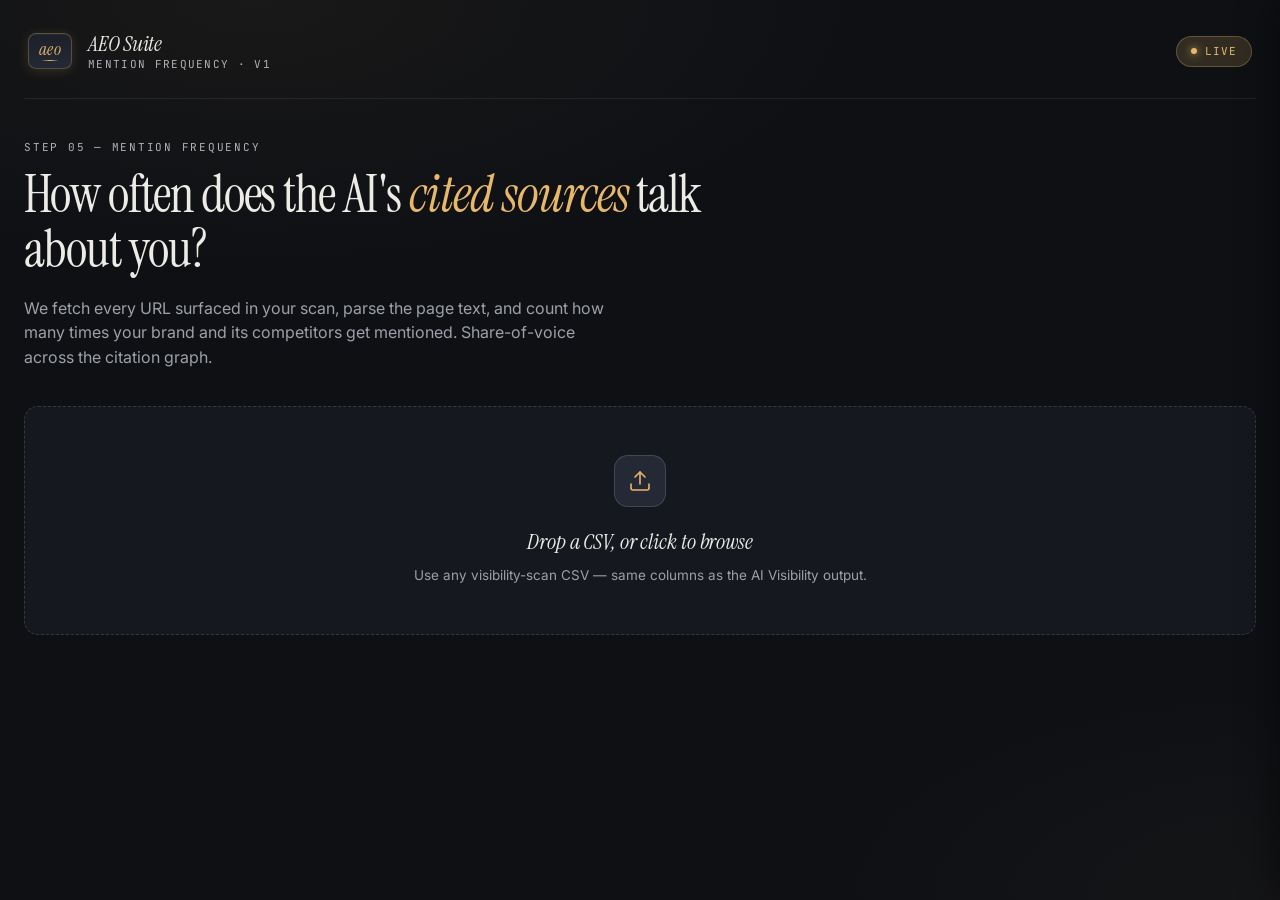
<file: mention-frequency.html>
<!doctype html>
<html lang="en">
  <head>
    <meta charset="UTF-8" />
    <meta name="viewport" content="width=device-width, initial-scale=1.0" />
    <title>Mention Frequency — AEO Suite</title>

    <link rel="stylesheet" href="shared/tokens.css" />

    <style>
      /* ============================================================
     Mention Frequency — v1
     ============================================================
     Counts how many times the tracked brand + its competitors are
     mentioned across all URLs (citations + sources) surfaced in a
     scan. Headline view is share-of-voice. Drives outreach and
     content decisions via the "Gap pages" section.
     ============================================================ */

      .source-section {
        margin-bottom: 32px;
      }

      /* ---------- Pre-analysis card ---------- */
      .pre-analysis {
        background: linear-gradient(180deg, var(--bg-1) 0%, var(--bg-2) 100%);
        border: 1px solid var(--accent-line);
        border-radius: var(--radius);
        padding: 32px 28px;
        margin-bottom: 24px;
        text-align: center;
        position: relative;
        overflow: hidden;
      }
      .pre-analysis::before {
        content: "";
        position: absolute;
        top: 0;
        left: 50%;
        transform: translateX(-50%);
        width: 60%;
        height: 1px;
        background: linear-gradient(
          90deg,
          transparent,
          var(--accent),
          transparent
        );
      }
      .pre-analysis .pa-label {
        font-family: var(--mono);
        font-size: 11px;
        color: var(--ink-faint);
        letter-spacing: 0.16em;
        text-transform: uppercase;
        margin-bottom: 10px;
      }
      .pre-analysis .pa-count {
        font-family: var(--serif);
        font-style: italic;
        font-size: clamp(36px, 5vw, 52px);
        line-height: 1.1;
        color: var(--ink);
        margin-bottom: 6px;
      }
      .pre-analysis .pa-count em {
        color: var(--accent);
        font-style: italic;
      }
      .pre-analysis .pa-sub {
        font-size: 14px;
        color: var(--ink-mute);
        line-height: 1.6;
        margin-bottom: 22px;
      }
      .pre-analysis .pa-meta {
        font-family: var(--mono);
        font-size: 11px;
        color: var(--ink-faint);
        letter-spacing: 0.08em;
        margin-bottom: 22px;
      }
      .pre-analysis .pa-meta strong {
        color: var(--ink);
        font-weight: 500;
      }
      .pre-analysis .pa-warning {
        padding: 12px 16px;
        background: rgba(232, 184, 106, 0.08);
        border: 1px solid rgba(232, 184, 106, 0.32);
        border-radius: var(--radius-sm);
        color: var(--ink);
        font-size: 13px;
        line-height: 1.5;
        margin-bottom: 22px;
        text-align: left;
      }
      .pre-analysis .pa-warning strong {
        color: var(--accent);
      }
      .pre-analysis .pa-btn {
        display: inline-flex;
        align-items: center;
        gap: 10px;
        padding: 14px 28px;
        background: var(--accent);
        color: var(--bg-0);
        border: none;
        border-radius: 999px;
        font-family: var(--mono);
        font-size: 12px;
        font-weight: 600;
        letter-spacing: 0.1em;
        text-transform: uppercase;
        cursor: pointer;
        transition:
          transform 0.15s,
          box-shadow 0.15s;
      }
      .pre-analysis .pa-btn:hover {
        transform: translateY(-1px);
        box-shadow: 0 6px 20px rgba(232, 184, 106, 0.3);
      }
      .pre-analysis .pa-btn svg {
        width: 14px;
        height: 14px;
      }

      /* ---------- Loading state ---------- */
      .loading-state {
        padding: 48px 32px;
        text-align: center;
        background: var(--bg-1);
        border: 1px solid var(--accent-line);
        border-radius: var(--radius);
        margin-bottom: 24px;
        position: relative;
        overflow: hidden;
      }
      .loading-state::before {
        content: "";
        position: absolute;
        top: 0;
        left: 0;
        right: 0;
        height: 1px;
        background: linear-gradient(
          90deg,
          transparent,
          var(--accent),
          transparent
        );
        animation: ls-shimmer 2s linear infinite;
      }
      @keyframes ls-shimmer {
        0% {
          transform: translateX(-100%);
        }
        100% {
          transform: translateX(100%);
        }
      }
      .loading-state .ls-spinner {
        display: inline-block;
        width: 32px;
        height: 32px;
        border: 3px solid var(--line-strong);
        border-top-color: var(--accent);
        border-radius: 50%;
        animation: ls-spin 0.9s linear infinite;
        margin-bottom: 18px;
      }
      @keyframes ls-spin {
        to {
          transform: rotate(360deg);
        }
      }
      .loading-state .ls-title {
        font-family: var(--serif);
        font-style: italic;
        font-size: 22px;
        color: var(--ink);
        margin-bottom: 8px;
      }
      .loading-state .ls-elapsed {
        font-family: var(--mono);
        font-size: 12px;
        color: var(--accent);
        letter-spacing: 0.1em;
        margin-bottom: 6px;
      }
      .loading-state .ls-estimate {
        font-family: var(--mono);
        font-size: 11px;
        color: var(--ink-faint);
        letter-spacing: 0.08em;
        margin-bottom: 4px;
      }
      .loading-state .ls-recovery {
        margin-top: 18px;
        padding: 12px 16px;
        background: rgba(217, 122, 111, 0.06);
        border: 1px dashed rgba(217, 122, 111, 0.4);
        border-radius: var(--radius-sm);
        font-size: 12px;
        color: var(--ink-mute);
        line-height: 1.5;
        max-width: 480px;
        margin-left: auto;
        margin-right: auto;
        text-align: left;
      }
      .loading-state .ls-recovery strong {
        color: var(--bad);
      }

      /* ---------- Panel primitive ---------- */
      .panel {
        background: var(--bg-1);
        border: 1px solid var(--line);
        border-radius: var(--radius);
        padding: 28px;
        margin-bottom: 20px;
      }
      .panel-label {
        font-family: var(--mono);
        font-size: 11px;
        color: var(--ink-faint);
        letter-spacing: 0.14em;
        text-transform: uppercase;
        margin-bottom: 18px;
        display: flex;
        align-items: center;
        gap: 10px;
        flex-wrap: wrap;
      }
      .panel-label::before {
        content: "//";
        color: var(--accent);
      }
      .panel-label.with-action {
        justify-content: space-between;
      }
      .panel-label.with-action > span:first-of-type {
        flex: 1;
      }

      .btn-export-csv {
        display: inline-flex;
        align-items: center;
        gap: 6px;
        padding: 6px 12px;
        background: var(--bg-2);
        border: 1px solid var(--line-strong);
        border-radius: var(--radius-sm);
        color: var(--ink-mute);
        font-family: var(--mono);
        font-size: 10.5px;
        letter-spacing: 0.1em;
        text-transform: uppercase;
        cursor: pointer;
        transition: all 0.15s;
      }
      .btn-export-csv:hover {
        border-color: var(--accent);
        color: var(--accent);
      }

      /* ---------- Status pill (e.g., "81 of 87 analyzed") ---------- */
      .status-pill-row {
        display: flex;
        gap: 10px;
        align-items: center;
        flex-wrap: wrap;
        margin-bottom: 18px;
        font-family: var(--mono);
        font-size: 11px;
        color: var(--ink-mute);
        letter-spacing: 0.06em;
      }
      .status-pill-row .sp {
        display: inline-flex;
        align-items: center;
        gap: 6px;
        padding: 4px 10px;
        background: var(--bg-0);
        border: 1px solid var(--line);
        border-radius: 999px;
      }
      .status-pill-row .sp.ok strong {
        color: var(--ok);
      }
      .status-pill-row .sp.bad strong {
        color: var(--bad);
      }
      .status-pill-row .sp strong {
        font-weight: 500;
      }

      /* ---------- Headline ---------- */
      .mf-headline {
        text-align: center;
        padding: 36px 24px 32px;
        background: linear-gradient(180deg, var(--bg-1) 0%, var(--bg-2) 100%);
        border: 1px solid var(--line);
        border-radius: var(--radius);
        margin-bottom: 20px;
        position: relative;
        overflow: hidden;
      }
      .mf-headline::before {
        content: "";
        position: absolute;
        top: 0;
        left: 50%;
        transform: translateX(-50%);
        width: 60%;
        height: 1px;
        background: linear-gradient(
          90deg,
          transparent,
          var(--accent),
          transparent
        );
      }
      .mf-headline .label {
        font-family: var(--mono);
        font-size: 11px;
        color: var(--ink-faint);
        letter-spacing: 0.16em;
        text-transform: uppercase;
        margin-bottom: 10px;
      }
      .mf-headline .big {
        font-family: var(--serif);
        font-style: italic;
        font-size: clamp(40px, 6vw, 64px);
        line-height: 1;
        color: var(--accent);
        margin-bottom: 8px;
        letter-spacing: -0.02em;
      }
      .mf-headline .sub {
        font-size: 14px;
        color: var(--ink);
        line-height: 1.55;
        max-width: 600px;
        margin: 0 auto 18px;
      }
      .mf-headline .sub strong {
        color: var(--ink);
        font-weight: 500;
      }
      .mf-headline .footnote {
        font-family: var(--mono);
        font-size: 11px;
        color: var(--ink-faint);
        letter-spacing: 0.06em;
        margin-top: 10px;
      }

      /* ---------- Stacked bar (share of voice) ---------- */
      .sov-bar {
        display: flex;
        height: 32px;
        border-radius: var(--radius-sm);
        overflow: hidden;
        border: 1px solid var(--line);
        background: var(--bg-0);
        margin-bottom: 6px;
      }
      .sov-bar .sov-seg {
        display: flex;
        align-items: center;
        justify-content: center;
        font-family: var(--mono);
        font-size: 11px;
        font-weight: 600;
        color: var(--bg-0);
        transition: opacity 0.15s;
        cursor: default;
      }
      .sov-bar .sov-seg:hover {
        opacity: 0.85;
      }
      .sov-bar .sov-seg.you {
        background: var(--accent);
      }
      .sov-bar .sov-seg.c1 {
        background: #8aa9c8;
      }
      .sov-bar .sov-seg.c2 {
        background: #c8a878;
        color: var(--bg-0);
      }
      .sov-bar .sov-seg.c3 {
        background: #b39de0;
      }
      .sov-bar .sov-seg.c4 {
        background: #9ec98c;
        color: var(--bg-0);
      }
      .sov-bar .sov-seg.c5 {
        background: #d2a487;
        color: var(--bg-0);
      }
      .sov-bar .sov-seg.other {
        background: rgba(255, 255, 255, 0.18);
        color: var(--ink);
      }
      .sov-bar .sov-seg:empty {
        display: none;
      }

      .sov-legend {
        display: flex;
        flex-wrap: wrap;
        gap: 14px;
        font-family: var(--mono);
        font-size: 10.5px;
        color: var(--ink-mute);
        letter-spacing: 0.04em;
        margin-top: 10px;
      }
      .sov-legend .lg {
        display: inline-flex;
        align-items: center;
        gap: 6px;
      }
      .sov-legend .sw {
        width: 12px;
        height: 12px;
        border-radius: 3px;
      }
      .sov-legend .sw.you {
        background: var(--accent);
      }
      .sov-legend .sw.c1 {
        background: #8aa9c8;
      }
      .sov-legend .sw.c2 {
        background: #c8a878;
      }
      .sov-legend .sw.c3 {
        background: #b39de0;
      }
      .sov-legend .sw.c4 {
        background: #9ec98c;
      }
      .sov-legend .sw.c5 {
        background: #d2a487;
      }
      .sov-legend .sw.other {
        background: rgba(255, 255, 255, 0.18);
      }
      .sov-legend strong {
        color: var(--ink);
        font-weight: 500;
      }

      /* ---------- Leaderboard ---------- */
      .lb-table {
        display: flex;
        flex-direction: column;
        gap: 6px;
      }
      .lb-row {
        display: grid;
        grid-template-columns: 30px minmax(160px, 1.5fr) 1fr 90px 90px 100px;
        gap: 14px;
        align-items: center;
        padding: 12px 14px;
        background: var(--bg-0);
        border: 1px solid var(--line);
        border-radius: var(--radius-sm);
      }
      .lb-row.you {
        background: linear-gradient(
          135deg,
          rgba(232, 184, 106, 0.08) 0%,
          transparent 100%
        );
        border-color: var(--accent-line);
        border-left: 3px solid var(--accent);
      }
      .lb-rank {
        font-family: var(--mono);
        font-size: 13px;
        color: var(--ink-faint);
        text-align: center;
      }
      .lb-row.you .lb-rank {
        color: var(--accent);
        font-weight: 600;
      }
      .lb-name {
        font-family: var(--serif);
        font-size: 17px;
        color: var(--ink);
        line-height: 1.2;
        word-break: break-word;
      }
      .lb-name .you-tag {
        margin-left: 8px;
        font-family: var(--mono);
        font-size: 10px;
        color: var(--accent);
        letter-spacing: 0.1em;
        text-transform: uppercase;
        background: var(--accent-glow);
        border: 1px solid var(--accent-line);
        padding: 2px 7px;
        border-radius: 999px;
        vertical-align: middle;
      }
      .lb-bar-wrap {
        min-width: 0;
      }
      .lb-bar {
        height: 8px;
        background: rgba(255, 255, 255, 0.04);
        border-radius: 4px;
        overflow: hidden;
      }
      .lb-bar > div {
        height: 100%;
        background: linear-gradient(90deg, var(--accent-lo), var(--accent));
        border-radius: 4px;
        transition: width 0.5s ease;
      }
      .lb-row.you .lb-bar > div {
        background: linear-gradient(90deg, var(--accent), #ffd700);
      }
      .lb-bar-meta {
        font-family: var(--mono);
        font-size: 10.5px;
        color: var(--ink-faint);
        letter-spacing: 0.04em;
        margin-top: 4px;
      }
      .lb-num {
        font-family: var(--mono);
        font-size: 14px;
        color: var(--ink);
        text-align: right;
      }
      .lb-num.dim {
        color: var(--ink-faint);
      }
      .lb-num strong {
        color: var(--ink);
        font-weight: 500;
      }
      .lb-share {
        font-family: var(--serif);
        font-style: italic;
        font-size: 20px;
        color: var(--ink);
        text-align: right;
      }
      .lb-row.you .lb-share {
        color: var(--accent);
      }

      /* Ambiguous brand warning */
      .ambig-warning {
        margin-top: 14px;
        padding: 12px 16px;
        background: rgba(232, 184, 106, 0.06);
        border: 1px solid rgba(232, 184, 106, 0.3);
        border-radius: var(--radius-sm);
        font-size: 12.5px;
        color: var(--ink);
        line-height: 1.55;
      }
      .ambig-warning strong {
        color: var(--accent);
      }

      /* ---------- Gap pages ---------- */
      .gap-list {
        display: flex;
        flex-direction: column;
        gap: 10px;
      }
      .gap-row {
        padding: 14px 16px;
        background: var(--bg-0);
        border: 1px solid var(--line);
        border-radius: var(--radius-sm);
        border-left: 3px solid var(--bad);
      }
      .gap-row.no-mentions {
        border-left-color: var(--line-strong);
      }
      .gap-row .gr-url {
        font-family: var(--mono);
        font-size: 12px;
        color: var(--ink);
        word-break: break-all;
        margin-bottom: 8px;
        line-height: 1.45;
      }
      .gap-row .gr-url a {
        color: var(--ink);
        text-decoration: none;
      }
      .gap-row .gr-url a:hover {
        color: var(--accent);
        text-decoration: underline;
      }
      .gap-row .gr-mentions {
        display: flex;
        flex-wrap: wrap;
        gap: 6px;
        margin-bottom: 8px;
      }
      .gap-row .gr-comp {
        font-family: var(--mono);
        font-size: 11px;
        padding: 3px 9px;
        background: var(--bg-1);
        border: 1px solid var(--line);
        border-radius: 999px;
        color: var(--ink-mute);
      }
      .gap-row .gr-comp strong {
        color: var(--bad);
        font-weight: 500;
        margin-right: 4px;
      }
      .gap-row .gr-comp.no-mentions {
        color: var(--ink-faint);
      }
      .gap-row .gr-source {
        font-family: var(--mono);
        font-size: 10.5px;
        color: var(--ink-faint);
        letter-spacing: 0.04em;
      }
      .gap-row .gr-source span {
        color: var(--ink-mute);
        margin-right: 8px;
      }

      /* ---------- Per-URL table ---------- */
      .url-table {
        width: 100%;
        border-collapse: collapse;
        font-size: 12px;
      }
      .url-table thead th {
        text-align: left;
        padding: 10px 12px;
        background: var(--bg-0);
        border-bottom: 1px solid var(--line-strong);
        font-family: var(--mono);
        font-size: 10px;
        color: var(--ink-faint);
        letter-spacing: 0.1em;
        text-transform: uppercase;
        font-weight: 500;
        white-space: nowrap;
        cursor: pointer;
        user-select: none;
      }
      .url-table thead th:hover {
        color: var(--accent);
      }
      .url-table thead th.sorted {
        color: var(--accent);
      }
      .url-table thead th.sorted::after {
        content: " ▾";
        font-size: 10px;
      }
      .url-table thead th.sorted.asc::after {
        content: " ▴";
      }
      .url-table thead th.text-num {
        text-align: right;
      }
      .url-table tbody td {
        padding: 8px 12px;
        border-bottom: 1px solid var(--line);
        vertical-align: top;
      }
      .url-table tbody tr.failed td {
        opacity: 0.55;
      }
      .url-table tbody tr.self-domain {
        background: rgba(232, 184, 106, 0.03);
      }
      .url-table .ut-url {
        font-family: var(--mono);
        font-size: 11px;
        word-break: break-all;
        max-width: 360px;
        line-height: 1.45;
      }
      .url-table .ut-url a {
        color: var(--ink);
        text-decoration: none;
      }
      .url-table .ut-url a:hover {
        color: var(--accent);
        text-decoration: underline;
      }
      .url-table .ut-url .self-badge {
        display: inline-block;
        font-family: var(--mono);
        font-size: 9px;
        padding: 1px 6px;
        background: rgba(232, 184, 106, 0.12);
        border: 1px solid rgba(232, 184, 106, 0.4);
        border-radius: 999px;
        color: var(--accent);
        letter-spacing: 0.1em;
        text-transform: uppercase;
        margin-left: 4px;
        vertical-align: middle;
      }
      .url-table .ut-source {
        font-family: var(--mono);
        font-size: 10.5px;
        color: var(--ink-mute);
      }
      .url-table .ut-source div {
        margin-bottom: 2px;
        line-height: 1.4;
      }
      .url-table .ut-source div:last-child {
        margin-bottom: 0;
      }
      .url-table .ut-source em {
        font-family: var(--serif);
        font-style: italic;
        color: var(--ink);
        font-size: 11px;
      }
      .url-table .ut-source .engine {
        font-size: 9.5px;
        padding: 1px 5px;
        background: var(--bg-2);
        border: 1px solid var(--line);
        border-radius: 3px;
        color: var(--ink-faint);
        letter-spacing: 0.08em;
        text-transform: uppercase;
        margin-left: 4px;
      }
      .url-table .ut-status {
        font-family: var(--mono);
        font-size: 10px;
        letter-spacing: 0.06em;
        text-transform: uppercase;
      }
      .url-table .ut-status.ok {
        color: var(--ok);
      }
      .url-table .ut-status.failed {
        color: var(--bad);
      }
      .url-table .ut-num {
        font-family: var(--mono);
        text-align: right;
        color: var(--ink);
      }
      .url-table .ut-num.zero {
        color: var(--ink-faint);
      }
      .url-table .ut-num.you {
        color: var(--accent);
        font-weight: 600;
      }

      .url-table-filter {
        display: flex;
        gap: 10px;
        align-items: center;
        margin-bottom: 14px;
        flex-wrap: wrap;
      }
      .url-table-filter input {
        flex: 1;
        min-width: 200px;
        padding: 8px 12px;
        background: var(--bg-0);
        border: 1px solid var(--line);
        border-radius: var(--radius-sm);
        color: var(--ink);
        font-family: var(--mono);
        font-size: 12px;
      }
      .url-table-filter input:focus {
        outline: none;
        border-color: var(--accent);
      }
      .url-table-filter select {
        padding: 8px 12px;
        background: var(--bg-0);
        border: 1px solid var(--line);
        border-radius: var(--radius-sm);
        color: var(--ink);
        font-family: var(--mono);
        font-size: 11px;
      }

      .url-table-wrap {
        overflow-x: auto;
        margin: 0 -8px;
        padding: 0 8px;
      }

      /* ---------- Failed fetches ---------- */
      .failed-list {
        display: flex;
        flex-direction: column;
        gap: 6px;
      }
      .failed-row {
        display: grid;
        grid-template-columns: 1fr auto;
        gap: 14px;
        align-items: center;
        padding: 10px 14px;
        background: var(--bg-0);
        border: 1px solid var(--line);
        border-radius: var(--radius-sm);
        border-left: 3px solid var(--bad);
        font-size: 12px;
      }
      .failed-row .fr-url {
        font-family: var(--mono);
        color: var(--ink);
        word-break: break-all;
        line-height: 1.4;
      }
      .failed-row .fr-reason {
        font-family: var(--mono);
        font-size: 10.5px;
        color: var(--bad);
        letter-spacing: 0.06em;
        text-transform: uppercase;
        text-align: right;
        white-space: nowrap;
      }

      /* ---------- AI Summary slot uses existing pattern ---------- */
      /* (styles live in tokens.css via .ai-summary class hierarchy) */

      /* ---------- Empty / error states ---------- */
      .empty-state {
        padding: 60px 32px;
        text-align: center;
        color: var(--ink-mute);
        background: var(--bg-1);
        border: 1px solid var(--line);
        border-radius: var(--radius);
      }
      .empty-state .ico {
        font-family: var(--serif);
        font-style: italic;
        font-size: 64px;
        color: var(--ink-faint);
        margin-bottom: 12px;
        line-height: 1;
      }
      .empty-state h3 {
        font-family: var(--serif);
        font-style: italic;
        font-weight: 400;
        font-size: 22px;
        color: var(--ink);
        margin-bottom: 8px;
      }

      #reportRoot {
        display: none;
      }
      #reportRoot.show {
        display: block;
      }

      /* Filter notes / metadata blocks */
      .meta-note {
        font-family: var(--mono);
        font-size: 11px;
        color: var(--ink-mute);
        letter-spacing: 0.04em;
        margin-bottom: 14px;
        line-height: 1.55;
      }
      .meta-note strong {
        color: var(--ink);
        font-weight: 500;
      }

      @media (max-width: 880px) {
        .lb-row {
          grid-template-columns: 24px 1fr;
          gap: 8px;
        }
        .lb-row > *:nth-child(n + 3) {
          grid-column: 2;
          padding-top: 4px;
        }
        .url-table .ut-url {
          max-width: 200px;
        }
        .panel {
          padding: 20px;
        }
      }
    </style>
  </head>

  <body>
    <div class="shell">
      <header class="topbar">
        <a href="index.html" class="brand-mark" aria-label="AEO Suite home"
          ><span>aeo</span></a
        >
        <div class="brand-text">
          <div class="product">AEO Suite</div>
          <div class="suite">Mention Frequency · v1</div>
        </div>
        <div class="topbar-spacer"></div>
        <div class="status-pill">LIVE</div>
      </header>

      <section class="hero">
        <div class="eyebrow">Step 05 — Mention Frequency</div>
        <h1>How often does the AI's <em>cited sources</em> talk about you?</h1>
        <p>
          We fetch every URL surfaced in your scan, parse the page text, and
          count how many times your brand and its competitors get mentioned.
          Share-of-voice across the citation graph.
        </p>
      </section>

      <!-- Source: continue panel + drop zone -->
      <section class="source-section" id="sourceSection">
        <div id="continueSlot"></div>
        <div id="uploadSlot">
          <div class="or-divider" id="orDivider" style="display: none">
            Or upload a CSV
          </div>
          <label class="drop-zone" id="dropZone">
            <input type="file" id="csvInput" accept=".csv,text/csv" />
            <div class="dz-icon">
              <svg
                viewBox="0 0 24 24"
                fill="none"
                stroke="currentColor"
                stroke-width="1.6"
                stroke-linecap="round"
                stroke-linejoin="round"
              >
                <path d="M21 15v4a2 2 0 0 1-2 2H5a2 2 0 0 1-2-2v-4" />
                <polyline points="17 8 12 3 7 8" />
                <line x1="12" y1="3" x2="12" y2="15" />
              </svg>
            </div>
            <div class="dz-title">Drop a CSV, or click to browse</div>
            <div class="dz-sub">
              Use any visibility-scan CSV — same columns as the AI Visibility
              output.
            </div>
          </label>
        </div>
      </section>

      <!-- Pre-analysis section (URLs counted, click to analyze) -->
      <section id="preAnalysisSlot"></section>

      <!-- Cover page — branded markup is injected by pdf-export.js at init.
       Hidden until .pdf-mode on body. -->
      <div
        class="pdf-cover"
        id="pdfCover"
        data-report-title="Mention Frequency"
      ></div>

      <!-- Report (loading / results / error) -->
      <section id="reportRoot"></section>
    </div>

    <!-- Floating "Prepare PDF Export" trigger — revealed after a report renders -->
    <button
      class="pdf-trigger hidden"
      id="pdfTriggerBtn"
      type="button"
      title="Prepare and export this report as a PDF"
    >
      <svg
        viewBox="0 0 24 24"
        fill="none"
        stroke="currentColor"
        stroke-width="2.5"
        stroke-linecap="round"
        stroke-linejoin="round"
      >
        <path d="M14 2H6a2 2 0 0 0-2 2v16a2 2 0 0 0 2 2h12a2 2 0 0 0 2-2V8z" />
        <polyline points="14 2 14 8 20 8" />
        <line x1="12" y1="18" x2="12" y2="12" />
        <polyline points="9 15 12 12 15 15" />
      </svg>
      Prepare PDF
    </button>

    <!-- Customization side panel + backdrop -->
    <div class="pdf-panel-backdrop" id="pdfPanelBackdrop"></div>
    <aside class="pdf-panel" id="pdfPanel" aria-hidden="true">
      <div class="pdf-panel-header">
        <div>
          <div class="ttl">Prepare PDF Export</div>
          <div class="sub">Customize before downloading</div>
        </div>
        <button
          class="pdf-panel-close"
          id="pdfPanelClose"
          type="button"
          aria-label="Close"
        >
          <svg
            viewBox="0 0 24 24"
            fill="none"
            stroke="currentColor"
            stroke-width="2"
            width="16"
            height="16"
          >
            <line x1="18" y1="6" x2="6" y2="18" />
            <line x1="6" y1="6" x2="18" y2="18" />
          </svg>
        </button>
      </div>
      <div class="pdf-panel-body">
        <div class="pdf-panel-section">
          <div class="sec-label">Client name</div>
          <input type="text" id="pdfClientName" placeholder="e.g., Acme Inc." />
        </div>

        <div class="pdf-panel-section">
          <div class="sec-label">Custom intro (optional)</div>
          <textarea
            id="pdfIntro"
            placeholder="A brief note that appears on the cover page above the report. Useful for context, scope, or framing."
          ></textarea>
        </div>

        <!-- Sections to include in the PDF. The data-target attribute must
         match the ID of the section/panel in the rendered report.
         Per-URL Analysis is OFF by default — it can be 100+ rows long
         and would dominate the PDF. The CSV export is the better way
         to share per-URL detail. -->
        <div class="pdf-panel-section">
          <div class="sec-label">Sections to include</div>
          <div class="pdf-toggle-list" id="pdfToggleList">
            <label class="pdf-toggle"
              ><input type="checkbox" data-target="mfHeadline" checked />
              <span class="label">Headline (share-of-voice)</span></label
            >
            <label class="pdf-toggle"
              ><input type="checkbox" data-target="shareBarPanel" checked />
              <span class="label">Share-of-mentions bar</span></label
            >
            <label class="pdf-toggle"
              ><input type="checkbox" data-target="leaderboardPanel" checked />
              <span class="label">Brand Leaderboard</span></label
            >
            <label class="pdf-toggle"
              ><input type="checkbox" data-target="excludedPanel" checked />
              <span class="label">Tracked but not counted</span></label
            >
            <label class="pdf-toggle"
              ><input type="checkbox" data-target="gapPanel" checked />
              <span class="label">Gap Pages</span></label
            >
            <label class="pdf-toggle"
              ><input type="checkbox" data-target="urlTablePanel" />
              <span class="label"
                >Per-URL Analysis
                <em
                  style="
                    font-style: italic;
                    color: var(--ink-faint);
                    font-size: 11px;
                  "
                  >(can be long — CSV export is often better)</em
                ></span
              ></label
            >
            <label class="pdf-toggle"
              ><input type="checkbox" data-target="failedPanel" checked />
              <span class="label">Failed Fetches</span></label
            >
          </div>
        </div>

        <div class="pdf-actions">
          <button class="pdf-btn-primary" id="pdfGenerateBtn" type="button">
            <svg
              viewBox="0 0 24 24"
              fill="none"
              stroke="currentColor"
              stroke-width="2.5"
              width="14"
              height="14"
            >
              <path d="M21 15v4a2 2 0 0 1-2 2H5a2 2 0 0 1-2-2v-4" />
              <polyline points="7 10 12 15 17 10" />
              <line x1="12" y1="15" x2="12" y2="3" />
            </svg>
            Generate PDF
          </button>
          <button class="pdf-btn-secondary" id="pdfPreviewBtn" type="button">
            Preview
          </button>
        </div>

        <div class="pdf-hint">
          <strong>How to get a clean PDF:</strong><br />
          1. Click <strong>Generate PDF</strong> — your browser's print dialog
          opens.<br />
          2. Set <strong>Destination</strong> to "Save as PDF".<br />
          3. Open <strong>More settings</strong> and
          <strong>uncheck "Headers and footers"</strong> — this removes the URL,
          date, and page-number lines.<br />
          4. Set <strong>Background graphics</strong> to <strong>on</strong> so
          the dark theme renders correctly.<br />
          5. Set <strong>Margins</strong> to "Default" or "Minimum" for best
          fit.<br />
          6. Click <strong>Save</strong>.
        </div>
      </div>
    </aside>

    <script src="shared/state.js"></script>
    <script src="shared/pdf-export.js"></script>
    <script>
      // ============================================================
      // CONFIG
      // ============================================================

      // Real n8n endpoint for the Mention Frequency job. While empty, the
      // page generates a MOCK response from the real input data so the UI
      // can be reviewed before n8n is wired up.
      const MENTION_FREQUENCY_WEBHOOK = "https://n8n-smartmarketer.duckdns.org/webhook/aeo-mention-frequency";

      // Endpoint for the AI Summary panel — same pattern as other reports.
      // While empty, the summary panel is hidden.
      const SUMMARY_WEBHOOK = "";

      // ============================================================
      // COUNTABILITY FILTER
      // ============================================================
      // A real brand list and a "countable" brand list are different things.
      // "On" is a real running shoe brand AND a common English preposition.
      // If we search raw page text for "On" with word-boundary matching, we
      // get hundreds of false matches from phrases like "click on", "based on",
      // "on average." The count is meaningless.
      //
      // So Mention Frequency excludes brands whose names would generate
      // unreliable counts in raw text. Two rules combine to do this:
      //
      // 1. MIN_COUNTABLE_BRAND_LENGTH — brands with names this short or
      //    shorter are auto-excluded regardless of the list below. Two-letter
      //    brands (HP, GE, BP, 3M, etc.) are tokens in any document and almost
      //    always produce false counts. Three+ char minimum is conservative.
      //
      // 2. EXCLUDED_BRAND_NAMES — curated list of 3+ char brand names that
      //    are common English words or otherwise unsafe to count. Edit freely:
      //    add a brandKey (lowercase, no spaces or punctuation) to drop a
      //    real brand that's polluting counts. Remove one if you find we're
      //    dropping a brand you actually want counted in your vertical.
      //
      // Excluded brands still appear in the report — in a transparent
      // "Tracked but not counted" section — so users see they were in the
      // scan and understand why they don't have mention counts. We never
      // silently drop them.
      //
      // The target brand is exempt from this filter. If your tracked brand
      // has a problematic name (e.g., the user's own brand IS "On"), the
      // entire report's numbers are unreliable and a separate warning fires.
      //
      // Curated based on common-English-word collision risk. To add: just
      // append to the array. To remove: delete the entry.

      const MIN_COUNTABLE_BRAND_LENGTH = 3;

      const EXCLUDED_BRAND_NAMES = new Set([
        // Most common collisions — short brand names that are everyday words
        "on", // On Running — also a preposition
        "gap", // The Gap — also a noun
        "apple", // Apple — fruit, ubiquitous
        "target", // Target — verb/noun, ubiquitous
        "vine", // Vine — plural "vines" is a noun, ubiquitous
        "coach", // Coach — verb/noun
        "dove", // Dove — bird/past tense of "dive"
        "polo", // Polo — sport
        "shell", // Shell — noun
        "square", // Square — geometric term, ubiquitous
        "crown", // Crown — noun
        "orange", // Orange — color, fruit
        "monster", // Monster — noun
        "sprint", // Sprint — verb
        "pace", // Pace — verb/noun
        "eagle", // Eagle — bird
      ]);

      // Helper: should we count mentions of this brand?
      // Applies both rules: length floor + curated exclude list.
      function isCountableBrand(displayName) {
        const key = brandKey(displayName);
        if (!key) return false;
        if (key.length < MIN_COUNTABLE_BRAND_LENGTH) return false;
        if (EXCLUDED_BRAND_NAMES.has(key)) return false;
        return true;
      }

      // For backwards compatibility — the pre-analysis card still references
      // this constant for the "common English word" warning. The set is now
      // the same as EXCLUDED_BRAND_NAMES, since being on the exclude list is
      // exactly the case where the warning was previously shown.
      const AMBIGUOUS_BRAND_NAMES = EXCLUDED_BRAND_NAMES;

      const PLATFORM_OPTIONS = [
        { key: "gpt", label: "GPT" },
        { key: "perplexity", label: "Perplexity" },
        { key: "ai_mode", label: "AI Mode" },
      ];

      // ============================================================
      // STATE
      // ============================================================
      const state = {
        rows: null,
        fields: null,
        targetBrand: "",
        targetBrandLower: "",
        competitors: [], // [{ displayName, brandKey }] — countable competitors only
        excludedFromCounting: [], // [{ displayName, brandKey, reason }] — tracked but uncountable
        urls: [], // [{ url, surfacedBy: [{query, engine}], normalized }]
        result: null, // webhook response
        brandDomain: null, // host string, optional
        elapsedTimer: null,
        requestStartedAt: null,
      };

      const els = {
        continueSlot: document.getElementById("continueSlot"),
        orDivider: document.getElementById("orDivider"),
        dropZone: document.getElementById("dropZone"),
        csvInput: document.getElementById("csvInput"),
        preAnalysisSlot: document.getElementById("preAnalysisSlot"),
        reportRoot: document.getElementById("reportRoot"),
      };

      // ============================================================
      // INIT
      // ============================================================
      function init() {
        const ctx = ToolState.getScanContext();
        if (ctx && ctx.rows.length > 0) {
          renderContinuePanel(ctx);
          els.orDivider.style.display = "flex";
          processRows(ctx.rows);
        }
      }

      function renderContinuePanel(ctx) {
        const queryCount = ctx.queries.length;
        const queryLabel = queryCount === 1 ? "query" : "queries";
        const when = ctx.runAt
          ? new Date(ctx.runAt).toLocaleString()
          : "recent";
        els.continueSlot.innerHTML = `
      <div class="continue-panel">
        <div class="cp-icon">
          <svg viewBox="0 0 24 24" fill="none" stroke="currentColor" stroke-width="2" stroke-linecap="round" stroke-linejoin="round">
            <polyline points="20 6 9 17 4 12"/>
          </svg>
        </div>
        <div class="cp-text">
          <div class="cp-title">Loaded from your latest scan</div>
          <div class="cp-meta">${escapeHtml(ctx.brand || "Brand")} · ${queryCount} ${queryLabel} · ${ctx.rows.length} rows · ${when}</div>
        </div>
        <button class="btn btn-ghost" id="clearStateBtn" type="button">Use a different file</button>
      </div>`;
        document
          .getElementById("clearStateBtn")
          .addEventListener("click", () => {
            ToolState.clear();
            els.continueSlot.innerHTML = "";
            els.orDivider.style.display = "none";
            els.preAnalysisSlot.innerHTML = "";
            els.reportRoot.classList.remove("show");
            els.reportRoot.innerHTML = "";
          });
      }

      // ============================================================
      // CSV upload
      // ============================================================
      els.dropZone.addEventListener("dragover", (e) => {
        e.preventDefault();
        els.dropZone.classList.add("is-dragover");
      });
      els.dropZone.addEventListener("dragleave", () =>
        els.dropZone.classList.remove("is-dragover"),
      );
      els.dropZone.addEventListener("drop", (e) => {
        e.preventDefault();
        els.dropZone.classList.remove("is-dragover");
        const file = e.dataTransfer.files[0];
        if (file) handleCsvFile(file);
      });
      els.csvInput.addEventListener("change", (e) => {
        const file = e.target.files[0];
        if (file) handleCsvFile(file);
      });

      function handleCsvFile(file) {
        const reader = new FileReader();
        reader.onload = (e) => {
          const rows = parseCsvToObjects(e.target.result);
          processRows(rows);
        };
        reader.readAsText(file);
      }

      function parseCsvToObjects(text) {
        const lines = [];
        let cur = "",
          inQ = false,
          row = [];
        for (let i = 0; i < text.length; i++) {
          const c = text[i];
          if (inQ) {
            if (c === '"' && text[i + 1] === '"') {
              cur += '"';
              i++;
            } else if (c === '"') inQ = false;
            else cur += c;
          } else {
            if (c === '"') inQ = true;
            else if (c === ",") {
              row.push(cur);
              cur = "";
            } else if (c === "\n" || c === "\r") {
              if (cur !== "" || row.length) {
                row.push(cur);
                lines.push(row);
                row = [];
                cur = "";
              }
              if (c === "\r" && text[i + 1] === "\n") i++;
            } else cur += c;
          }
        }
        if (cur !== "" || row.length) {
          row.push(cur);
          lines.push(row);
        }
        if (lines.length === 0) return [];
        const headers = lines[0];
        return lines.slice(1).map((arr) => {
          const obj = {};
          headers.forEach((h, i) => {
            obj[h] = arr[i] ?? "";
          });
          // Parse JSON-looking values (URLS, Sources, Queries arrays come through
          // as JSON strings in some CSV exports)
          Object.keys(obj).forEach((k) => {
            const v = obj[k];
            if (
              typeof v === "string" &&
              (v.startsWith("[") || v.startsWith("{"))
            ) {
              try {
                obj[k] = JSON.parse(v);
              } catch (e) {
                /* leave as string */
              }
            }
          });
          return obj;
        });
      }

      // ============================================================
      // Field resolution — union-across-rows
      // ============================================================
      function resolveFields(rowsOrSample) {
        const sources = Array.isArray(rowsOrSample)
          ? rowsOrSample
          : [rowsOrSample];
        const keySet = new Set();
        sources.forEach((row) => {
          if (row && typeof row === "object") {
            Object.keys(row).forEach((k) => keySet.add(k));
          }
        });
        const keys = Array.from(keySet);
        const norm = (k) =>
          String(k)
            .trim()
            .toLowerCase()
            .replace(/[\s_-]+/g, " ");
        const find = (...patterns) => {
          for (const k of keys) {
            const n = norm(k);
            for (const p of patterns) if (p.test(n)) return k;
          }
          return null;
        };
        return {
          brand: find(/^brand$/, /brand name/, /^company$/),
          platform: find(/^platform$/, /channel/),
          query: find(/^query$/, /search query/, /^question$/),
          urls: find(/^urls?$/, /^citations?$/),
          sources: find(/^sources?$/, /source list/),
          mentions: keys
            .filter((k) => /mention/i.test(k))
            .sort((a, b) => {
              const an = parseInt((a.match(/\d+/) || [0])[0]);
              const bn = parseInt((b.match(/\d+/) || [0])[0]);
              return an - bn;
            }),
        };
      }

      function fieldVal(row, key, fb = "") {
        if (!key) return fb;
        const v = row[key];
        if (v === undefined || v === null) return fb;
        return typeof v === "string" ? v.trim() : v;
      }

      function normalizePlatform(v) {
        return String(v || "")
          .trim()
          .toLowerCase()
          .replace(/[\s-]+/g, "_");
      }

      // ============================================================
      // Brand utilities
      // ============================================================
      function brandKey(name) {
        return String(name || "")
          .toLowerCase()
          .replace(/\b(inc|llc|ltd|corp|co|the|health|wellness|clinic)\b/g, "")
          .replace(/[^a-z0-9]+/g, "")
          .trim();
      }

      // ============================================================
      // URL normalization
      // ============================================================
      // Spec: lowercase host, strip tracking params, drop fragments, drop
      // default ports, normalize trailing slash on pathless URLs.
      // Trade-off: /foo and /foo/ stay distinct (different pages on many sites).
      function normalizeUrl(raw) {
        if (!raw || typeof raw !== "string") return null;
        let trimmed = raw.trim();
        if (!trimmed) return null;
        if (!/^https?:\/\//i.test(trimmed)) {
          trimmed = "https://" + trimmed;
        }
        try {
          const u = new URL(trimmed);
          u.hostname = u.hostname.toLowerCase();
          // Drop fragment
          u.hash = "";
          // Strip tracking params
          const trackingPrefixes = /^(utm_|fbclid|gclid|ref|mc_|_ga|_gl)/i;
          const keep = [];
          u.searchParams.forEach((val, key) => {
            if (!trackingPrefixes.test(key)) {
              keep.push([key, val]);
            }
          });
          // Rebuild query string (URLSearchParams.delete during iteration is unreliable)
          const newParams = new URLSearchParams();
          keep.forEach(([k, v]) => newParams.append(k, v));
          u.search = newParams.toString();
          // Drop default ports
          if (
            (u.protocol === "http:" && u.port === "80") ||
            (u.protocol === "https:" && u.port === "443")
          ) {
            u.port = "";
          }
          // Normalize trailing slash on pathless URLs (path === '/' is canonical
          // for root; path === '' becomes '/')
          let result = u.toString();
          // Drop trailing slash on root path so https://foo.com and https://foo.com/
          // dedupe. Other paths keep their trailing slash distinction.
          result = result.replace(/\/$/, (x) => (u.pathname === "/" ? "" : x));
          // But ensure we don't end up with no slash AND a query
          return result;
        } catch (e) {
          return null;
        }
      }

      // Extract host (for self-domain matching)
      function urlHost(raw) {
        try {
          const u = new URL(/^https?:\/\//i.test(raw) ? raw : "https://" + raw);
          return u.hostname.toLowerCase().replace(/^www\./, "");
        } catch (e) {
          return null;
        }
      }

      // ============================================================
      // Extract competitors from scan rows
      // ============================================================
      // Returns { countable, excluded } — the caller is responsible for
      // putting these in the right places (state.competitors and
      // state.excludedFromCounting respectively).
      //
      // "countable" means we trust raw-text mention counting for that brand.
      // "excluded" means the brand was in the scan but is unsafe to count
      // because it's too short or matches EXCLUDED_BRAND_NAMES.
      function extractCompetitors(rows, fields, targetBrand) {
        const targetKey = brandKey(targetBrand);
        const map = new Map();
        rows.forEach((row) => {
          fields.mentions.forEach((k) => {
            const raw = String(fieldVal(row, k) || "").trim();
            if (!raw || raw === "0" || raw.length < 2) return;
            const key = brandKey(raw);
            if (!key || key === targetKey) return;
            if (!map.has(key)) {
              map.set(key, { displayName: raw, brandKey: key, count: 0 });
            }
            map.get(key).count += 1;
          });
        });
        const all = Array.from(map.values()).sort((a, b) => b.count - a.count);
        const countable = [];
        const excluded = [];
        all.forEach((c) => {
          if (isCountableBrand(c.displayName)) {
            countable.push(c);
          } else {
            const reason =
              brandKey(c.displayName).length < MIN_COUNTABLE_BRAND_LENGTH
                ? "too short"
                : "common-word collision";
            excluded.push({ ...c, reason });
          }
        });
        return { countable, excluded };
      }

      // ============================================================
      // Extract URLs from scan rows (citations + sources)
      // ============================================================
      function extractUrls(rows, fields) {
        const map = new Map(); // normalizedUrl → { url, surfacedBy: [{query, engine}] }

        rows.forEach((row) => {
          const query = String(fieldVal(row, fields.query) || "").trim();
          const engine = normalizePlatform(fieldVal(row, fields.platform));

          // Citations from URLS field — array of {title, url} OR just strings
          const urlsField = row[fields.urls];
          const urlsList = [];
          if (Array.isArray(urlsField)) {
            urlsField.forEach((item) => {
              if (typeof item === "string") urlsList.push(item);
              else if (item && typeof item === "object" && item.url)
                urlsList.push(item.url);
            });
          }

          // Sources field — array of strings
          const sourcesField = row[fields.sources];
          if (Array.isArray(sourcesField)) {
            sourcesField.forEach((item) => {
              if (typeof item === "string") urlsList.push(item);
            });
          }

          urlsList.forEach((rawUrl) => {
            const normalized = normalizeUrl(rawUrl);
            if (!normalized) return;
            if (!map.has(normalized)) {
              map.set(normalized, { url: normalized, surfacedBy: [] });
            }
            // Avoid duplicating the same (query, engine) attribution per URL
            const entry = map.get(normalized);
            const exists = entry.surfacedBy.some(
              (s) => s.query === query && s.engine === engine,
            );
            if (!exists && query) {
              entry.surfacedBy.push({ query, engine });
            }
          });
        });

        return Array.from(map.values());
      }

      // ============================================================
      // PROCESS pipeline
      // ============================================================
      function processRows(rows) {
        if (!rows || rows.length === 0) {
          showEmpty("No data to display", "The dataset is empty.");
          return;
        }

        state.rows = rows;
        state.fields = resolveFields(rows);
        state.targetBrand = String(
          fieldVal(rows[0], state.fields.brand) || "",
        ).trim();
        state.targetBrandLower = state.targetBrand.toLowerCase();

        if (!state.targetBrand) {
          showEmpty(
            "Target brand missing",
            "This scan needs a Brand field to run mention frequency analysis.",
          );
          return;
        }

        // Determine the competitor list. Two paths:
        //   classified: Competitor Report's LLM has classified the brands.
        //               Pre-filtered to direct + adjacent. Still needs the
        //               countability filter applied — the LLM might keep
        //               "On" because it IS a real brand, but raw-text counting
        //               of "on" produces meaningless inflation.
        //   raw:        No classification cache available. Treat every Mention
        //               1..N value as a candidate. Still apply countability filter.
        //
        // Either way we end up with two lists: countable (state.competitors)
        // and excluded (state.excludedFromCounting). The excluded list still
        // appears in the report, just not in mention counts or share math.
        const classified = readClassifiedCompetitorsFromCache();
        const targetKey = brandKey(state.targetBrand);
        let candidates;
        if (classified && classified.competitors.length > 0) {
          candidates = classified.competitors
            .filter((c) => c.brandKey !== targetKey)
            .map((c) => ({
              displayName: c.displayName,
              brandKey: c.brandKey,
              count: c.count,
            }));
          state.competitorListSource = "classified";
          state.filteredOutByClassifier = classified.filteredOut || [];
        } else {
          // Raw extraction returns { countable, excluded }, but we treat all
          // candidates uniformly here and re-filter below. We do this so the
          // raw path and classified path go through the same exclusion logic.
          const rawAll = extractCompetitors(
            rows,
            state.fields,
            state.targetBrand,
          );
          candidates = [...rawAll.countable, ...rawAll.excluded];
          state.competitorListSource = "raw";
          state.filteredOutByClassifier = [];
        }

        // Apply the countability filter to whatever we got
        state.competitors = [];
        state.excludedFromCounting = [];
        candidates.forEach((c) => {
          if (isCountableBrand(c.displayName)) {
            state.competitors.push(c);
          } else {
            const reason =
              brandKey(c.displayName).length < MIN_COUNTABLE_BRAND_LENGTH
                ? "too short"
                : "common-word collision";
            state.excludedFromCounting.push({ ...c, reason });
          }
        });

        // Special case: target brand itself is uncountable. The whole report's
        // numbers will be unreliable because we can't count the user's own
        // mentions. Surface this prominently rather than burying it.
        state.targetBrandIsUncountable = !isCountableBrand(state.targetBrand);

        state.urls = extractUrls(rows, state.fields);

        if (state.urls.length === 0) {
          showEmpty(
            "No URLs to analyze",
            "No citation or source URLs were found in this scan. Mention frequency analysis needs URLs to fetch and parse.",
          );
          return;
        }

        // Cache hit? Skip pre-analysis and render directly
        const cacheKey = resultCacheKey();
        const cached = readResultCache(cacheKey);
        if (cached) {
          state.result = cached;
          renderResult();
          return;
        }

        renderPreAnalysis();
      }

      // ============================================================
      // Cross-report: read Competitor Report's classified list
      // ============================================================
      // Matches the cache key shape that competitor-report.html writes.
      // If the key doesn't exist, we fall back to raw Mention 1..N extraction.
      function readClassifiedCompetitorsFromCache() {
        const rows = state.rows || [];
        const key = `aeo:classified-competitors:v1:${state.targetBrandLower}:${rows.length}`;
        try {
          const v = JSON.parse(localStorage.getItem(key) || "null");
          if (v && Array.isArray(v.competitors)) return v;
        } catch (e) {}
        return null;
      }

      // ============================================================
      // Pre-analysis: show URL count + Analyze button
      // ============================================================
      function renderPreAnalysis() {
        const urlCount = state.urls.length;
        const rawCount = state.urls.reduce(
          (s, u) => s + u.surfacedBy.length,
          0,
        );

        let warning = "";
        if (urlCount >= 300) {
          warning = `
        <div class="pa-warning">
          <strong>Large URL count:</strong> ${urlCount} URLs. Analysis typically takes
          4+ minutes and may exceed your browser's fetch timeout. The job will keep
          running on the server — if the browser disconnects, refresh once it's done
          to retrieve the cached result.
        </div>`;
        } else if (urlCount >= 150) {
          warning = `
        <div class="pa-warning">
          <strong>Moderate URL count:</strong> ${urlCount} URLs. Analysis typically takes
          2-4 minutes. Keep this tab open while it runs.
        </div>`;
        }

        // Target brand itself is uncountable — the report's numbers will be
        // unreliable because we can't reliably count the user's own mentions.
        // This is a strong warning, prominently shown.
        let targetWarning = "";
        if (state.targetBrandIsUncountable) {
          targetWarning = `
        <div class="pa-warning" style="background: rgba(217,122,111,0.08); border-color: rgba(217,122,111,0.45); text-align: left;">
          <strong style="color: var(--bad);">Your brand name is uncountable.</strong>
          "${escapeHtml(state.targetBrand)}" is too short or matches a common English word.
          Raw-text mention counting will produce unreliable numbers for your own brand.
          The rest of this report will run, but treat your share-of-voice number with skepticism.
        </div>`;
        }

        // Excluded competitor brands — shown as informational, not a warning.
        // The user should see we noticed these brands in the scan and
        // deliberately excluded them from counts. Better than silently dropping.
        let excludedNote = "";
        if (state.excludedFromCounting.length > 0) {
          const names = state.excludedFromCounting
            .slice(0, 6)
            .map((c) => `"${escapeHtml(c.displayName)}"`)
            .join(", ");
          const more =
            state.excludedFromCounting.length > 6
              ? ` and ${state.excludedFromCounting.length - 6} more`
              : "";
          excludedNote = `
        <div class="pa-warning" style="background: rgba(150,150,150,0.06); border-color: rgba(150,150,150,0.3); text-align: left;">
          <strong>${state.excludedFromCounting.length} ${state.excludedFromCounting.length === 1 ? "brand" : "brands"} excluded from counting:</strong>
          ${names}${more}. These are real brands but their names are too short or
          collide with common English words (e.g., "on", "gap"), so raw-text
          mention counting would produce false positives. They'll appear in
          the report as "tracked but not counted." Edit
          <code style="font-family:var(--mono);font-size:11px;color:var(--ink-mute);">EXCLUDED_BRAND_NAMES</code>
          in the source if you want to change this.
        </div>`;
        }

        // Banner explaining how the competitor list was built. When we're in
        // raw mode (no classification available), we recommend running
        // Competitor Report first because short/common-word brands like "On"
        // will otherwise inflate mention counts. When we're in classified mode,
        // we note that for transparency — and surface what was filtered out.
        let classificationBanner = "";
        if (state.competitorListSource === "raw") {
          classificationBanner = `
        <div class="pa-warning" style="text-align: left; background: rgba(232,184,106,0.06); border-color: rgba(232,184,106,0.3);">
          <strong>Tip — better classification available.</strong>
          We're using the raw brand list from your scan's Mention fields.
          That includes everything the AI named, even short common-word brands
          (like "On") that will inflate mention counts in this report.
          Run <a href="competitor-report.html" target="_blank" rel="noopener" style="color: var(--accent); text-decoration: underline;">Competitor Report</a> first — it filters
          incidental mentions via an LLM step, and Mention Frequency will
          automatically reuse that filtered list next time you load this page.
        </div>`;
        } else if (
          state.competitorListSource === "classified" &&
          state.filteredOutByClassifier &&
          state.filteredOutByClassifier.length > 0
        ) {
          const exampleNames = state.filteredOutByClassifier
            .slice(0, 4)
            .map((f) => `"${escapeHtml(f.name)}"`)
            .join(", ");
          const more =
            state.filteredOutByClassifier.length > 4
              ? ` and ${state.filteredOutByClassifier.length - 4} more`
              : "";
          classificationBanner = `
        <div class="pa-warning" style="text-align: left; background: rgba(94,158,108,0.06); border-color: rgba(94,158,108,0.32);">
          <strong style="color: var(--ok);">Using classified competitor list from Competitor Report.</strong>
          <strong>${state.filteredOutByClassifier.length}</strong> incidental or ambiguous
          mention${state.filteredOutByClassifier.length === 1 ? "" : "s"} excluded — including ${exampleNames}${more}.
        </div>`;
        }

        els.preAnalysisSlot.innerHTML = `
      <div class="pre-analysis">
        <div class="pa-label">Ready to analyze</div>
        <div class="pa-count"><em>${urlCount}</em> unique ${urlCount === 1 ? "URL" : "URLs"}</div>
        <div class="pa-sub">
          Deduped from ${rawCount} raw ${rawCount === 1 ? "citation" : "citations"} across your scan.
          We'll fetch each page, parse the text, and count mentions of
          <strong>${escapeHtml(state.targetBrand)}</strong> and
          ${state.competitors.length} tracked ${state.competitors.length === 1 ? "competitor" : "competitors"}.
        </div>
        <div class="pa-meta">
          <strong>${escapeHtml(state.targetBrand)}</strong> vs
          <strong>${state.competitors.length}</strong> competitors ·
          <strong>${urlCount}</strong> URLs to fetch
        </div>
        ${targetWarning}
        ${classificationBanner}
        ${warning}
        ${excludedNote}
        <button class="pa-btn" id="analyzeBtn" type="button">
          <svg viewBox="0 0 24 24" fill="none" stroke="currentColor" stroke-width="2.5" stroke-linecap="round" stroke-linejoin="round">
            <polygon points="5 3 19 12 5 21 5 3"/>
          </svg>
          Start Analysis
        </button>
      </div>
    `;
        document
          .getElementById("analyzeBtn")
          .addEventListener("click", startAnalysis);
      }

      // ============================================================
      // Start analysis — show loading state, call webhook (or mock)
      // ============================================================
      function startAnalysis() {
        els.preAnalysisSlot.innerHTML = "";
        showLoadingState();

        // Estimated upper bound (in seconds) based on URL count.
        // Used to swap loading-state messaging when elapsed exceeds it.
        let estimateUpperSec;
        const urlCount = state.urls.length;
        if (urlCount < 50) estimateUpperSec = 60;
        else if (urlCount < 150) estimateUpperSec = 120;
        else if (urlCount < 300) estimateUpperSec = 240;
        else estimateUpperSec = Math.max(360, urlCount * 1.2);

        state.requestStartedAt = Date.now();
        startElapsedTimer(estimateUpperSec);

        runAnalysis()
          .then((result) => {
            state.result = result;
            writeResultCache(resultCacheKey(), result);
            stopElapsedTimer();
            renderResult();
          })
          .catch((err) => {
            console.error("Mention frequency error:", err);
            stopElapsedTimer();
            showError("Analysis failed", err.message || "Unknown error.");
          });
      }

      async function runAnalysis() {
        const payload = buildWebhookPayload();
        if (!MENTION_FREQUENCY_WEBHOOK) {
          // No real webhook configured — generate a mock response so the UI
          // can be reviewed against real input data.
          // Simulate a delay proportional to URL count so the loading state
          // has time to render and the user can see the elapsed counter work.
          const urlCount = state.urls.length;
          const delayMs = Math.min(4000, 800 + urlCount * 20);
          await new Promise((r) => setTimeout(r, delayMs));
          return generateMockResponse(payload);
        }
        const r = await fetch(MENTION_FREQUENCY_WEBHOOK, {
          method: "POST",
          headers: { "Content-Type": "application/json" },
          mode: "cors",
          body: JSON.stringify(payload),
        });
        if (!r.ok) throw new Error("Webhook HTTP " + r.status);
        return await r.json();
      }

      function buildWebhookPayload() {
        return {
          brand: state.targetBrand,
          competitors: state.competitors.map((c) => c.displayName),
          urls: state.urls.map((u) => ({
            url: u.url,
            surfacedBy: u.surfacedBy,
          })),
        };
      }

      // ============================================================
      // Loading state UI + elapsed timer
      // ============================================================
      function showLoadingState() {
        const urlCount = state.urls.length;
        let estimate;
        if (urlCount < 50) estimate = "Usually under a minute";
        else if (urlCount < 150) estimate = "Usually 1-2 minutes";
        else if (urlCount < 300) estimate = "Usually 2-4 minutes";
        else estimate = "Usually 4+ minutes — may exceed browser timeout";

        els.reportRoot.classList.add("show");
        els.reportRoot.innerHTML = `
      <div class="loading-state" id="loadingState">
        <div class="ls-spinner"></div>
        <div class="ls-title">Analyzing ${urlCount} URLs across the citation graph…</div>
        <div class="ls-elapsed" id="lsElapsed">Elapsed 0:00</div>
        <div class="ls-estimate" id="lsEstimate">${escapeHtml(estimate)}</div>
        <div class="ls-recovery" id="lsRecovery" style="display: none;"></div>
      </div>
    `;
      }

      function startElapsedTimer(estimateUpperSec) {
        if (state.elapsedTimer) clearInterval(state.elapsedTimer);
        state.elapsedTimer = setInterval(() => {
          const elapsedSec = Math.floor(
            (Date.now() - state.requestStartedAt) / 1000,
          );
          const elapsedEl = document.getElementById("lsElapsed");
          const estimateEl = document.getElementById("lsEstimate");
          const recoveryEl = document.getElementById("lsRecovery");
          if (!elapsedEl) return;

          const mins = Math.floor(elapsedSec / 60);
          const secs = elapsedSec % 60;
          elapsedEl.textContent = `Elapsed ${mins}:${String(secs).padStart(2, "0")}`;

          // Swap estimate text when elapsed exceeds upper bound
          if (elapsedSec > estimateUpperSec && estimateEl) {
            estimateEl.textContent =
              "Taking longer than expected — the job is still running on the server.";
          }

          // Show recovery message after 8 minutes (the typical browser fetch
          // timeout cliff). The job is likely still running server-side; tell
          // the user how to recover.
          if (elapsedSec > 480 && recoveryEl) {
            recoveryEl.style.display = "block";
            recoveryEl.innerHTML = `
          <strong>Browser connection may have timed out.</strong>
          The analysis is likely still running on the server. Refresh this page in a few minutes — if the job completes, the result will be available from cache.
        `;
          }
        }, 1000);
      }

      function stopElapsedTimer() {
        if (state.elapsedTimer) {
          clearInterval(state.elapsedTimer);
          state.elapsedTimer = null;
        }
      }

      // ============================================================
      // Mock response generator
      // ============================================================
      // Generates a plausible response from the actual input data so the UI
      // can be reviewed before n8n is wired. NOT a real analysis — values
      // are randomized but biased to look realistic (target brand wins on
      // own-domain URLs, top competitors get reasonable shares, ~6% URLs
      // fail randomly).
      function generateMockResponse(payload) {
        const targetBrand = payload.brand;
        const targetKey = brandKey(targetBrand);
        const competitorList = payload.competitors.map((name) => ({
          name,
          key: brandKey(name),
        }));

        // Deterministic-ish randomness based on URL string so the mock is
        // stable across reloads (until the input changes).
        const seededRand = (seed) => {
          let h = 0;
          for (let i = 0; i < seed.length; i++)
            h = (h * 31 + seed.charCodeAt(i)) | 0;
          const x = Math.sin(h) * 10000;
          return x - Math.floor(x);
        };

        const perUrl = payload.urls.map((u) => {
          const r1 = seededRand(u.url + "status");
          const isFailed = r1 < 0.06;
          if (isFailed) {
            const reasons = [
              "timeout",
              "http_403",
              "http_404",
              "connection_refused",
              "http_500",
            ];
            return {
              url: u.url,
              status: "failed",
              failureReason:
                reasons[
                  Math.floor(seededRand(u.url + "reason") * reasons.length)
                ],
              surfacedBy: u.surfacedBy,
              mentions: {},
              totalWordsAnalyzed: 0,
              isSelfDomain: false,
            };
          }

          // Self-domain detection (mock): pick a heuristic host from the brand
          const mockSelfHost =
            brandKey(targetBrand).replace(/\s+/g, "") + ".com";
          const host = urlHost(u.url) || "";
          const isSelfDomain =
            host.includes(brandKey(targetBrand)) ||
            host.replace(/^www\./, "") === mockSelfHost;

          // Build mentions per brand. Bias:
          // - Target brand: higher mentions on self-domain, modest off-domain
          // - Top 3 competitors: random 0-4 each
          // - Other competitors: random 0-1 each
          const mentions = {};

          const targetMentions = isSelfDomain
            ? Math.floor(seededRand(u.url + "target") * 8) + 2
            : Math.floor(seededRand(u.url + "target") * 4);
          if (targetMentions > 0) mentions[targetKey] = targetMentions;

          competitorList.forEach((c, idx) => {
            const rr = seededRand(u.url + c.key);
            let count;
            if (idx < 3) {
              count = Math.floor(rr * 5);
            } else {
              count = rr > 0.7 ? 1 : 0;
            }
            if (count > 0) mentions[c.key] = count;
          });

          const totalWords =
            500 + Math.floor(seededRand(u.url + "words") * 2500);

          return {
            url: u.url,
            status: "ok",
            failureReason: null,
            surfacedBy: u.surfacedBy,
            mentions,
            totalWordsAnalyzed: totalWords,
            isSelfDomain,
          };
        });

        // Compute brandTotals from perUrl
        const okPages = perUrl.filter((p) => p.status === "ok");
        const allBrands = [
          { name: targetBrand, key: targetKey, isTarget: true },
          ...competitorList.map((c) => ({
            name: c.name,
            key: c.key,
            isTarget: false,
          })),
        ];

        const brandTotals = allBrands.map((b) => {
          let mentionSum = 0;
          let pages = 0;
          okPages.forEach((p) => {
            const m = p.mentions[b.key] || 0;
            if (m > 0) {
              mentionSum += m;
              pages += 1;
            }
          });
          return {
            brand: b.name,
            brandKey: b.key,
            mentions: mentionSum,
            pagesWithMention: pages,
            shareOfTrackedMentions: 0, // filled below
            isTarget: b.isTarget,
          };
        });

        const totalTrackedMentions = brandTotals.reduce(
          (s, b) => s + b.mentions,
          0,
        );
        brandTotals.forEach((b) => {
          b.shareOfTrackedMentions =
            totalTrackedMentions > 0
              ? Math.round((b.mentions / totalTrackedMentions) * 1000) / 10
              : 0;
        });
        brandTotals.sort((a, b) => b.mentions - a.mentions);

        return {
          analyzedAt: new Date().toISOString(),
          totals: {
            urlsRequested: payload.urls.length,
            urlsAnalyzed: okPages.length,
            urlsFailed: perUrl.length - okPages.length,
            totalMentions: totalTrackedMentions,
          },
          brandTotals,
          perUrl,
          _mockGenerated: true,
        };
      }

      // ============================================================
      // CACHE
      // ============================================================
      function resultCacheKey() {
        const compHash = state.competitors
          .map((c) => c.brandKey)
          .sort()
          .join(",");
        const compHashShort = simpleHash(compHash);
        const scanRunAt = (ToolState.getScanContext() || {}).runAt || "no-scan";
        return `aeo:mention-freq:v1:${brandKey(state.targetBrand)}:${compHashShort}:${scanRunAt}`;
      }
      function simpleHash(s) {
        let h = 0;
        for (let i = 0; i < s.length; i++)
          h = ((h << 5) - h + s.charCodeAt(i)) | 0;
        return Math.abs(h).toString(36);
      }
      function readResultCache(key) {
        try {
          return JSON.parse(localStorage.getItem(key) || "null");
        } catch (e) {
          return null;
        }
      }
      function writeResultCache(key, v) {
        try {
          localStorage.setItem(key, JSON.stringify(v));
        } catch (e) {}
      }

      // ============================================================
      // RENDER RESULT
      // ============================================================
      function renderResult() {
        const r = state.result;
        if (!r || !r.brandTotals) {
          showError("Empty result", "The webhook returned no data.");
          return;
        }

        // Sort brandTotals by mentions desc (re-sort defensively)
        const brandTotals = [...r.brandTotals].sort(
          (a, b) => b.mentions - a.mentions,
        );
        const targetTotal = brandTotals.find(
          (b) => b.brandKey === brandKey(state.targetBrand),
        ) || {
          mentions: 0,
          pagesWithMention: 0,
          shareOfTrackedMentions: 0,
        };

        // ---- Self-domain footnote ----
        const okPages = r.perUrl.filter((p) => p.status === "ok");
        const selfDomainPages = okPages.filter((p) => p.isSelfDomain);
        let selfMentions = 0;
        selfDomainPages.forEach((p) => {
          selfMentions += p.mentions[brandKey(state.targetBrand)] || 0;
        });
        const selfShareOfTargetMentions =
          targetTotal.mentions > 0
            ? Math.round((selfMentions / targetTotal.mentions) * 100)
            : 0;

        // ---- Pages with no tracked mention ----
        const trackedKeys = brandTotals.map((b) => b.brandKey);
        const pagesWithNoTrackedMention = okPages.filter((p) => {
          return !trackedKeys.some((k) => (p.mentions[k] || 0) > 0);
        }).length;

        // ---- Mock indicator ----
        const isMock = !!r._mockGenerated;
        const mockBanner = isMock
          ? `<div class="meta-note" style="padding: 10px 14px; background: rgba(232,184,106,0.06); border: 1px dashed rgba(232,184,106,0.4); border-radius: var(--radius-sm); margin-bottom: 18px;">
          <strong>Mock data</strong> — MENTION_FREQUENCY_WEBHOOK is not configured. This report is showing synthetic mention counts generated from your real URLs and brand list so the UI can be reviewed. Wire up the n8n endpoint to see real analysis.
        </div>`
          : "";

        let html = mockBanner;

        // ---- Status pill row ----
        html += `
      <div class="status-pill-row">
        <span class="sp ok"><strong>${r.totals.urlsAnalyzed}</strong> of ${r.totals.urlsRequested} URLs analyzed</span>
        ${r.totals.urlsFailed > 0 ? `<span class="sp bad"><strong>${r.totals.urlsFailed}</strong> failed</span>` : ""}
        <span class="sp"><strong>${r.totals.totalMentions}</strong> total mentions</span>
        ${pagesWithNoTrackedMention > 0 ? `<span class="sp"><strong>${pagesWithNoTrackedMention}</strong> pages with no tracked mention</span>` : ""}
      </div>
    `;

        // ---- Headline ----
        html += renderHeadline(
          targetTotal,
          brandTotals,
          selfShareOfTargetMentions,
        );

        // ---- Stacked bar (share of voice) ----
        html += renderShareBar(brandTotals);

        // ---- Brand leaderboard ----
        html += renderLeaderboard(brandTotals);

        // ---- Tracked but not counted ----
        // Brands that were in the scan but excluded from counting via the
        // countability filter. Transparent visibility — the user sees these
        // brands exist in their competitor space, just that we couldn't
        // reliably count them in raw text.
        if (
          state.excludedFromCounting &&
          state.excludedFromCounting.length > 0
        ) {
          html += renderExcludedSection();
        }

        // ---- Gap pages ----
        html += renderGapPages(okPages);

        // ---- Per-URL table ----
        html += renderUrlTable(r.perUrl);

        // ---- Failed fetches ----
        const failed = r.perUrl.filter((p) => p.status === "failed");
        if (failed.length > 0) {
          html += renderFailedFetches(failed);
        }

        // ---- AI Summary slot (placeholder while SUMMARY_WEBHOOK is empty) ----
        // (Hidden until configured — follows the same pattern as other reports.)

        els.reportRoot.classList.add("show");
        els.reportRoot.innerHTML = html;

        attachResultHandlers();

        // Reveal the PDF trigger now that there's something to export.
        // Prefill the client-name field with the brand if available — the user
        // can still override it in the customization panel.
        if (window.PdfExport) {
          window.PdfExport.showTrigger();
          window.PdfExport.prefillClientName(state.targetBrand);
        }
      }

      function renderHeadline(
        targetTotal,
        brandTotals,
        selfShareOfTargetMentions,
      ) {
        const share = targetTotal.shareOfTrackedMentions || 0;
        const topCompetitor = brandTotals.find(
          (b) => !b.isTarget && b.brandKey !== brandKey(state.targetBrand),
        );
        let footnote = "";
        if (selfShareOfTargetMentions >= 20) {
          footnote = `<div class="footnote">${selfShareOfTargetMentions}% of your mentions come from your own domain.</div>`;
        }

        const headlineSub = topCompetitor
          ? `Your share of tracked mentions across the citation graph. <strong>${escapeHtml(topCompetitor.brand)}</strong> leads at <strong>${topCompetitor.shareOfTrackedMentions}%</strong>.`
          : `Your share of tracked mentions across the citation graph.`;

        return `
      <div class="mf-headline" id="mfHeadline">
        <div class="label">Share of voice · ${escapeHtml(state.targetBrand)}</div>
        <div class="big">${share}%</div>
        <div class="sub">${headlineSub}</div>
        ${footnote}
      </div>
    `;
      }

      function renderShareBar(brandTotals) {
        // Show target + top 5 competitors + "other tracked" bucket
        const targetKey = brandKey(state.targetBrand);
        const target = brandTotals.find((b) => b.brandKey === targetKey);
        const competitors = brandTotals.filter(
          (b) => b.brandKey !== targetKey && b.mentions > 0,
        );
        const top5 = competitors.slice(0, 5);
        const otherTracked = competitors.slice(5);
        const otherSum = otherTracked.reduce((s, b) => s + b.mentions, 0);

        const total = brandTotals.reduce((s, b) => s + b.mentions, 0);
        if (total === 0) {
          return `
        <div class="panel" id="shareBarPanel">
          <div class="panel-label">Share of mentions</div>
          <div class="meta-note">No tracked brands were mentioned in any of the analyzed pages.</div>
        </div>`;
        }

        const segs = [];
        if (target && target.mentions > 0) {
          const pct = Math.round((target.mentions / total) * 100);
          segs.push({
            cls: "you",
            count: target.mentions,
            pct,
            label: state.targetBrand,
          });
        }
        top5.forEach((b, i) => {
          const pct = Math.round((b.mentions / total) * 100);
          segs.push({
            cls: `c${i + 1}`,
            count: b.mentions,
            pct,
            label: b.brand,
          });
        });
        if (otherSum > 0) {
          const pct = Math.round((otherSum / total) * 100);
          segs.push({
            cls: "other",
            count: otherSum,
            pct,
            label: `+${otherTracked.length} more`,
          });
        }

        return `
      <div class="panel" id="shareBarPanel">
        <div class="panel-label">Share of mentions across the citation graph</div>
        <div class="sov-bar">
          ${segs
            .map(
              (s) => `
            <div class="sov-seg ${s.cls}" style="flex: ${s.count} 0 0;" title="${escapeHtml(s.label)}: ${s.count} mentions (${s.pct}%)">
              ${s.pct >= 8 ? s.pct + "%" : ""}
            </div>
          `,
            )
            .join("")}
        </div>
        <div class="sov-legend">
          ${segs.map((s) => `<span class="lg"><span class="sw ${s.cls}"></span><strong>${escapeHtml(s.label)}</strong> ${s.count} (${s.pct}%)</span>`).join("")}
        </div>
      </div>
    `;
      }

      function renderLeaderboard(brandTotals) {
        const maxMentions = Math.max(...brandTotals.map((b) => b.mentions), 1);
        const targetKey = brandKey(state.targetBrand);

        const rows = brandTotals
          .map((b, i) => {
            const isYou = b.brandKey === targetKey;
            const pct = (b.mentions / maxMentions) * 100;
            return `
        <div class="lb-row ${isYou ? "you" : ""}">
          <div class="lb-rank">${i + 1}</div>
          <div class="lb-name">
            ${escapeHtml(b.brand)}
            ${isYou ? '<span class="you-tag">You</span>' : ""}
          </div>
          <div class="lb-bar-wrap">
            <div class="lb-bar"><div style="width: ${pct.toFixed(1)}%;"></div></div>
            <div class="lb-bar-meta">${b.mentions} ${b.mentions === 1 ? "mention" : "mentions"} · ${b.pagesWithMention} ${b.pagesWithMention === 1 ? "page" : "pages"}</div>
          </div>
          <div class="lb-num"><strong>${b.mentions}</strong></div>
          <div class="lb-num ${b.pagesWithMention === 0 ? "dim" : ""}">${b.pagesWithMention}</div>
          <div class="lb-share">${b.shareOfTrackedMentions}%</div>
        </div>
      `;
          })
          .join("");

        // Ambiguous brand warning
        const ambig = brandTotals.filter((b) =>
          AMBIGUOUS_BRAND_NAMES.has(b.brandKey),
        );
        const ambigWarning =
          ambig.length > 0
            ? `<div class="ambig-warning">
          <strong>${ambig.map((b) => '"' + escapeHtml(b.brand) + '"').join(", ")}</strong>
          ${ambig.length === 1 ? "is a" : "are"} common English word${ambig.length === 1 ? "" : "s"}.
          Mention counts may include false positives where the word appears outside a brand context.
        </div>`
            : "";

        return `
      <div class="panel" id="leaderboardPanel">
        <div class="panel-label with-action">
          <span>Brand Leaderboard ${infoTip('Every tracked brand ranked by total mentions across the citation graph. "Pages" is the number of distinct URLs where that brand was named at least once. "Share" is mentions divided by total tracked-brand mentions.')}</span>
          <button class="btn-export-csv" id="exportLbCsvBtn" type="button">
            <svg viewBox="0 0 24 24" fill="none" stroke="currentColor" stroke-width="2" stroke-linecap="round" stroke-linejoin="round" style="width:14px;height:14px;">
              <path d="M21 15v4a2 2 0 0 1-2 2H5a2 2 0 0 1-2-2v-4"/>
              <polyline points="7 10 12 15 17 10"/>
              <line x1="12" y1="15" x2="12" y2="3"/>
            </svg>
            Export CSV
          </button>
        </div>
        <div class="lb-table">${rows}</div>
        ${ambigWarning}
      </div>
    `;
      }

      function renderGapPages(okPages) {
        const targetKey = brandKey(state.targetBrand);
        const competitorKeys = state.competitors.map((c) => c.brandKey);

        // A "gap page" is a URL that mentions ANY competitor but NOT the target brand.
        // (Pages mentioning no tracked brand at all are a separate signal — they
        // appear at the bottom of this list with no-mentions styling.)
        const gapWithComps = [];
        const gapNoMentions = [];
        okPages.forEach((p) => {
          const yourMentions = p.mentions[targetKey] || 0;
          if (yourMentions > 0) return; // not a gap — you're mentioned
          const compMentions = {};
          let compTotal = 0;
          competitorKeys.forEach((k) => {
            const c = p.mentions[k] || 0;
            if (c > 0) {
              compMentions[k] = c;
              compTotal += c;
            }
          });
          if (compTotal > 0) {
            gapWithComps.push({ ...p, compMentions, compTotal });
          } else {
            gapNoMentions.push({ ...p });
          }
        });
        gapWithComps.sort((a, b) => b.compTotal - a.compTotal);

        if (gapWithComps.length === 0 && gapNoMentions.length === 0) {
          return `
        <div class="panel" id="gapPanel">
          <div class="panel-label">Gap Pages ${infoTip("Pages cited in your scan where competitors are mentioned but your brand isn\\u2019t. The most actionable section \\u2014 these are pages you want to either earn mentions on, or compete with via your own content.")}</div>
          <div class="meta-note">No gap pages — every analyzed URL either mentioned your brand or had no tracked brand mentions.</div>
        </div>
      `;
        }

        const compRows = gapWithComps
          .slice(0, 30)
          .map((p) => {
            const compPills = Object.entries(p.compMentions)
              .sort(([, a], [, b]) => b - a)
              .map(([k, count]) => {
                const comp = state.competitors.find((c) => c.brandKey === k);
                const name = comp ? comp.displayName : k;
                return `<span class="gr-comp"><strong>${count}×</strong>${escapeHtml(name)}</span>`;
              })
              .join("");
            const sourceBits = p.surfacedBy
              .slice(0, 3)
              .map((s) => {
                const opt = PLATFORM_OPTIONS.find((o) => o.key === s.engine);
                const engine = opt ? opt.label : (s.engine || "").toUpperCase();
                return `<span>${escapeHtml(s.query)} <em style="color:var(--ink-faint);">${engine ? "·  " + engine : ""}</em></span>`;
              })
              .join("");
            const moreSurfaced =
              p.surfacedBy.length > 3
                ? `<span>+${p.surfacedBy.length - 3} more</span>`
                : "";
            return `
        <div class="gap-row">
          <div class="gr-url"><a href="${escapeHtml(p.url)}" target="_blank" rel="noopener">${escapeHtml(p.url)}</a></div>
          <div class="gr-mentions">${compPills}</div>
          <div class="gr-source">Surfaced by: ${sourceBits}${moreSurfaced}</div>
        </div>
      `;
          })
          .join("");

        const noMentionsExtra =
          gapNoMentions.length > 0
            ? `<div class="meta-note" style="margin-top: 18px;">
          <strong>${gapNoMentions.length} additional ${gapNoMentions.length === 1 ? "page mentions" : "pages mention"} no tracked brand at all.</strong>
          ${gapNoMentions.length <= 5 ? "" : "These are likely off-topic citations, opinion pieces, or pages where the AI used the source for context rather than brand mention."} See the per-URL table below.
        </div>`
            : "";

        const moreNote =
          gapWithComps.length > 30
            ? `<div class="meta-note" style="margin-top: 12px;">Showing top 30 gap pages (of ${gapWithComps.length}). See per-URL table for the full list.</div>`
            : "";

        return `
      <div class="panel" id="gapPanel">
        <div class="panel-label">Gap Pages · ${gapWithComps.length} ${gapWithComps.length === 1 ? "page" : "pages"} ${infoTip("Pages cited in your scan where competitors are mentioned but your brand isn\\u2019t. The most actionable section \\u2014 these are pages you want to either earn mentions on, or compete with via your own content.")}</div>
        <div class="gap-list">${compRows}</div>
        ${moreNote}
        ${noMentionsExtra}
      </div>
    `;
      }

      // ============================================================
      // Per-URL table
      // ============================================================
      // We keep state for the table's current sort + filter outside the
      // render function so re-renders preserve user interactions.
      const tableState = {
        sortKey: "totalMentions", // 'url' | 'totalMentions' | 'targetMentions' | 'status'
        sortDir: "desc", // 'asc' | 'desc'
        filterText: "",
        filterStatus: "all", // 'all' | 'ok' | 'failed'
      };

      function renderUrlTable(perUrl) {
        const targetKey = brandKey(state.targetBrand);

        // Always show ALL brands as columns so the table is auditable. The
        // user can filter via the text input.
        const allBrands = (state.result.brandTotals || []).map((b) => ({
          key: b.brandKey,
          name: b.brand,
          isTarget: b.brandKey === targetKey,
        }));

        return `
      <div class="panel" id="urlTablePanel">
        <div class="panel-label with-action">
          <span>Per-URL Analysis ${infoTip("Every URL we fetched, with the source query and engine that surfaced it, status (success or failure), and per-brand mention counts. Self-domain pages (your own site) are highlighted so you can see how much of your share comes from yourself.")}</span>
          <button class="btn-export-csv" id="exportUrlCsvBtn" type="button">
            <svg viewBox="0 0 24 24" fill="none" stroke="currentColor" stroke-width="2" stroke-linecap="round" stroke-linejoin="round" style="width:14px;height:14px;">
              <path d="M21 15v4a2 2 0 0 1-2 2H5a2 2 0 0 1-2-2v-4"/>
              <polyline points="7 10 12 15 17 10"/>
              <line x1="12" y1="15" x2="12" y2="3"/>
            </svg>
            Export CSV
          </button>
        </div>

        <div class="url-table-filter">
          <input type="text" id="urlFilterInput" placeholder="Filter by URL or query…" />
          <select id="urlFilterStatus">
            <option value="all">All statuses</option>
            <option value="ok">Successful only</option>
            <option value="failed">Failed only</option>
          </select>
        </div>

        <div class="url-table-wrap" id="urlTableWrap">
          ${renderUrlTableBody(perUrl, allBrands, targetKey)}
        </div>
      </div>
    `;
      }

      function renderUrlTableBody(perUrl, allBrands, targetKey) {
        // Apply filter
        const filtered = perUrl.filter((p) => {
          if (tableState.filterStatus === "ok" && p.status !== "ok")
            return false;
          if (tableState.filterStatus === "failed" && p.status !== "failed")
            return false;
          if (tableState.filterText) {
            const needle = tableState.filterText.toLowerCase();
            const hayUrl = p.url.toLowerCase();
            const hayQueries = p.surfacedBy
              .map((s) => s.query)
              .join(" ")
              .toLowerCase();
            if (!hayUrl.includes(needle) && !hayQueries.includes(needle))
              return false;
          }
          return true;
        });

        // Apply sort
        const sorted = [...filtered].sort((a, b) => {
          let av, bv;
          switch (tableState.sortKey) {
            case "url":
              av = a.url;
              bv = b.url;
              break;
            case "status":
              av = a.status;
              bv = b.status;
              break;
            case "targetMentions":
              av = a.mentions[targetKey] || 0;
              bv = b.mentions[targetKey] || 0;
              break;
            case "totalMentions":
            default:
              av = Object.values(a.mentions || {}).reduce((s, x) => s + x, 0);
              bv = Object.values(b.mentions || {}).reduce((s, x) => s + x, 0);
          }
          if (av < bv) return tableState.sortDir === "asc" ? -1 : 1;
          if (av > bv) return tableState.sortDir === "asc" ? 1 : -1;
          return 0;
        });

        const head = `
      <thead>
        <tr>
          <th data-sort="url" class="${tableState.sortKey === "url" ? "sorted " + (tableState.sortDir === "asc" ? "asc" : "") : ""}">URL · Source</th>
          <th data-sort="status" class="${tableState.sortKey === "status" ? "sorted " + (tableState.sortDir === "asc" ? "asc" : "") : ""}">Status</th>
          <th class="text-num" data-sort="targetMentions" class="${tableState.sortKey === "targetMentions" ? "sorted " + (tableState.sortDir === "asc" ? "asc" : "") : ""}">${escapeHtml(state.targetBrand)}</th>
          ${allBrands
            .filter((b) => !b.isTarget)
            .map((b) => `<th class="text-num">${escapeHtml(b.name)}</th>`)
            .join("")}
          <th class="text-num" data-sort="totalMentions" class="${tableState.sortKey === "totalMentions" ? "sorted " + (tableState.sortDir === "asc" ? "asc" : "") : ""}">Total</th>
        </tr>
      </thead>
    `;

        const rows = sorted
          .map((p) => {
            const totalMentions = Object.values(p.mentions || {}).reduce(
              (s, x) => s + x,
              0,
            );
            const sourceRows = p.surfacedBy
              .slice(0, 4)
              .map((s) => {
                const opt = PLATFORM_OPTIONS.find((o) => o.key === s.engine);
                const engine = opt ? opt.label : (s.engine || "").toUpperCase();
                return `<div><em>${escapeHtml(s.query)}</em><span class="engine">${escapeHtml(engine)}</span></div>`;
              })
              .join("");
            const moreSrc =
              p.surfacedBy.length > 4
                ? `<div style="color:var(--ink-faint);font-size:10px;">+${p.surfacedBy.length - 4} more</div>`
                : "";

            return `
        <tr class="${p.status === "failed" ? "failed" : ""} ${p.isSelfDomain ? "self-domain" : ""}">
          <td>
            <div class="ut-url">
              <a href="${escapeHtml(p.url)}" target="_blank" rel="noopener">${escapeHtml(p.url)}</a>
              ${p.isSelfDomain ? '<span class="self-badge">Your domain</span>' : ""}
            </div>
            <div class="ut-source">${sourceRows}${moreSrc}</div>
          </td>
          <td>
            <span class="ut-status ${p.status}">${p.status === "ok" ? "OK" : p.failureReason || "Failed"}</span>
            ${
              p.totalWordsAnalyzed > 0 &&
              p.totalWordsAnalyzed < 200 &&
              p.status === "ok"
                ? `<div style="font-family:var(--mono);font-size:9.5px;color:var(--ink-faint);margin-top:3px;letter-spacing:0.06em;">low word count · likely SPA</div>`
                : ""
            }
          </td>
          <td class="ut-num ${(p.mentions[targetKey] || 0) === 0 ? "zero" : "you"}">${p.mentions[targetKey] || 0}</td>
          ${allBrands
            .filter((b) => !b.isTarget)
            .map(
              (b) =>
                `<td class="ut-num ${(p.mentions[b.key] || 0) === 0 ? "zero" : ""}">${p.mentions[b.key] || 0}</td>`,
            )
            .join("")}
          <td class="ut-num ${totalMentions === 0 ? "zero" : ""}"><strong>${totalMentions}</strong></td>
        </tr>
      `;
          })
          .join("");

        const note =
          sorted.length === 0
            ? `<div class="meta-note" style="margin-top: 14px;">No URLs match the current filter.</div>`
            : `<div class="meta-note" style="margin-top: 10px;">Showing ${sorted.length} of ${perUrl.length} URLs. Click column headers to sort.</div>`;

        return `
      <table class="url-table" id="urlTable">${head}<tbody>${rows}</tbody></table>
      ${note}
    `;
      }

      function renderFailedFetches(failed) {
        const rows = failed
          .map(
            (p) => `
      <div class="failed-row">
        <div class="fr-url"><a href="${escapeHtml(p.url)}" target="_blank" rel="noopener" style="color:var(--ink-mute);text-decoration:none;">${escapeHtml(p.url)}</a></div>
        <div class="fr-reason">${escapeHtml(p.failureReason || "unknown")}</div>
      </div>
    `,
          )
          .join("");
        return `
      <div class="panel" id="failedPanel">
        <div class="panel-label">Failed Fetches · ${failed.length} ${failed.length === 1 ? "URL" : "URLs"} ${infoTip("URLs we couldn\\u2019t fetch or parse, with the reason. Useful for transparency \\u2014 the headline numbers exclude these.")}</div>
        <div class="failed-list">${rows}</div>
      </div>
    `;
      }

      // Tracked but not counted — brands in the scan whose names are too
      // short or collide with common English words. Shown for transparency
      // so the user knows these brands exist in their competitor space.
      function renderExcludedSection() {
        const rows = state.excludedFromCounting
          .map(
            (c) => `
      <div class="failed-row" style="border-left-color: var(--line-strong);">
        <div class="fr-url" style="font-family: var(--serif); font-style: italic; font-size: 14px;">
          ${escapeHtml(c.displayName)}
          <span style="color: var(--ink-faint); font-family: var(--mono); font-size: 10.5px; margin-left: 6px;">${c.count} ${c.count === 1 ? "AI mention" : "AI mentions"} in scan</span>
        </div>
        <div class="fr-reason" style="color: var(--ink-mute);">${escapeHtml(c.reason)}</div>
      </div>
    `,
          )
          .join("");
        return `
      <div class="panel" id="excludedPanel">
        <div class="panel-label">Tracked but not counted · ${state.excludedFromCounting.length} ${state.excludedFromCounting.length === 1 ? "brand" : "brands"} ${infoTip('Brands the AI mentioned in your scan that we excluded from raw-text counting. Either their names are too short (e.g., 2-letter brands like \\"On\\") or they collide with common English words (e.g., \\"Gap\\", \\"Apple\\"). Real brands, but counting them via word-boundary regex on raw page text would produce false positives that distort the share-of-voice numbers.')}</div>
        <div class="meta-note" style="margin-bottom: 14px;">
          These brands appeared in your scan's Mention fields but their names
          are unsafe to count in raw HTML text. They're real brands — just not
          ones we can reliably measure via this method.
        </div>
        <div class="failed-list">${rows}</div>
      </div>
    `;
      }

      // ============================================================
      // Handlers (post-render)
      // ============================================================
      function attachResultHandlers() {
        // Table sort
        document
          .querySelectorAll("#urlTable thead th[data-sort]")
          .forEach((th) => {
            th.addEventListener("click", () => {
              const key = th.getAttribute("data-sort");
              if (tableState.sortKey === key) {
                tableState.sortDir =
                  tableState.sortDir === "asc" ? "desc" : "asc";
              } else {
                tableState.sortKey = key;
                tableState.sortDir = "desc";
              }
              rerenderUrlTable();
            });
          });

        // Table filter
        const filterInput = document.getElementById("urlFilterInput");
        if (filterInput) {
          filterInput.addEventListener("input", (e) => {
            tableState.filterText = e.target.value;
            rerenderUrlTable();
          });
        }
        const filterStatus = document.getElementById("urlFilterStatus");
        if (filterStatus) {
          filterStatus.addEventListener("change", (e) => {
            tableState.filterStatus = e.target.value;
            rerenderUrlTable();
          });
        }

        // CSV exports
        const lbBtn = document.getElementById("exportLbCsvBtn");
        if (lbBtn) lbBtn.addEventListener("click", exportLeaderboardCsv);
        const urlBtn = document.getElementById("exportUrlCsvBtn");
        if (urlBtn) urlBtn.addEventListener("click", exportUrlTableCsv);
      }

      function rerenderUrlTable() {
        const wrap = document.getElementById("urlTableWrap");
        if (!wrap) return;
        const targetKey = brandKey(state.targetBrand);
        const allBrands = (state.result.brandTotals || []).map((b) => ({
          key: b.brandKey,
          name: b.brand,
          isTarget: b.brandKey === targetKey,
        }));
        wrap.innerHTML = renderUrlTableBody(
          state.result.perUrl,
          allBrands,
          targetKey,
        );
        // Re-wire sort handlers on the new headers
        document
          .querySelectorAll("#urlTable thead th[data-sort]")
          .forEach((th) => {
            th.addEventListener("click", () => {
              const key = th.getAttribute("data-sort");
              if (tableState.sortKey === key) {
                tableState.sortDir =
                  tableState.sortDir === "asc" ? "desc" : "asc";
              } else {
                tableState.sortKey = key;
                tableState.sortDir = "desc";
              }
              rerenderUrlTable();
            });
          });
      }

      // ============================================================
      // CSV exports
      // ============================================================
      function csvEscape(v) {
        return '"' + String(v ?? "").replace(/"/g, '""') + '"';
      }

      function exportLeaderboardCsv() {
        const r = state.result;
        const headers = [
          "Rank",
          "Brand",
          "Is Target",
          "Mentions",
          "Pages with mention",
          "Share of tracked mentions (%)",
        ];
        const lines = [headers.map(csvEscape).join(",")];
        r.brandTotals.forEach((b, i) => {
          lines.push(
            [
              i + 1,
              b.brand,
              b.isTarget ? "Yes" : "No",
              b.mentions,
              b.pagesWithMention,
              b.shareOfTrackedMentions,
            ]
              .map(csvEscape)
              .join(","),
          );
        });
        downloadCsv(
          lines.join("\n"),
          `aeo-mention-frequency-leaderboard-${new Date().toISOString().split("T")[0]}.csv`,
        );
      }

      function exportUrlTableCsv() {
        const r = state.result;
        const targetKey = brandKey(state.targetBrand);
        const allBrands = r.brandTotals.map((b) => ({
          key: b.brandKey,
          name: b.brand,
        }));
        const headers = [
          "URL",
          "Status",
          "Failure reason",
          "Self domain",
          "Words analyzed",
          "Source queries",
          "Source engines",
          ...allBrands.map((b) => b.name + " mentions"),
          "Total mentions",
        ];
        const lines = [headers.map(csvEscape).join(",")];
        r.perUrl.forEach((p) => {
          const totalMentions = Object.values(p.mentions || {}).reduce(
            (s, x) => s + x,
            0,
          );
          const queries = p.surfacedBy.map((s) => s.query).join("; ");
          const engines = p.surfacedBy.map((s) => s.engine).join("; ");
          const row = [
            p.url,
            p.status,
            p.failureReason || "",
            p.isSelfDomain ? "Yes" : "No",
            p.totalWordsAnalyzed,
            queries,
            engines,
            ...allBrands.map((b) => p.mentions[b.key] || 0),
            totalMentions,
          ];
          lines.push(row.map(csvEscape).join(","));
        });
        downloadCsv(
          lines.join("\n"),
          `aeo-mention-frequency-urls-${new Date().toISOString().split("T")[0]}.csv`,
        );
      }

      function downloadCsv(csv, filename) {
        const blob = new Blob([csv], { type: "text/csv;charset=utf-8" });
        const url = URL.createObjectURL(blob);
        const a = document.createElement("a");
        a.href = url;
        a.download = filename;
        a.click();
        URL.revokeObjectURL(url);
      }

      // ============================================================
      // Empty / error states
      // ============================================================
      function showEmpty(title, body) {
        els.reportRoot.classList.add("show");
        els.reportRoot.innerHTML = `
      <div class="empty-state">
        <div class="ico">∅</div>
        <h3>${escapeHtml(title)}</h3>
        <p>${escapeHtml(body)}</p>
      </div>`;
      }
      function showError(title, body) {
        els.reportRoot.classList.add("show");
        els.reportRoot.innerHTML = `
      <div class="empty-state">
        <div class="ico">✕</div>
        <h3>${escapeHtml(title)}</h3>
        <p>${escapeHtml(body || "Unknown error")}</p>
      </div>`;
      }

      // ============================================================
      // Helpers
      // ============================================================
      function escapeHtml(s) {
        return String(s ?? "")
          .replace(/&/g, "&amp;")
          .replace(/</g, "&lt;")
          .replace(/>/g, "&gt;")
          .replace(/"/g, "&quot;")
          .replace(/'/g, "&#039;");
      }
      function infoTip(text, opts = {}) {
        const below = opts.below ? "tip-below" : "";
        return `<span class="info-tip ${below}" data-tip="${escapeHtml(text)}" aria-label="${escapeHtml(text)}">?</span>`;
      }

      // Boot
      init();
      // Initialize PDF export. Wires the customization panel + listeners.
      // The floating trigger button stays hidden until a report renders
      // (renderResult calls PdfExport.showTrigger()).
      if (window.PdfExport) window.PdfExport.init();
    </script>
  </body>
</html>
</file>
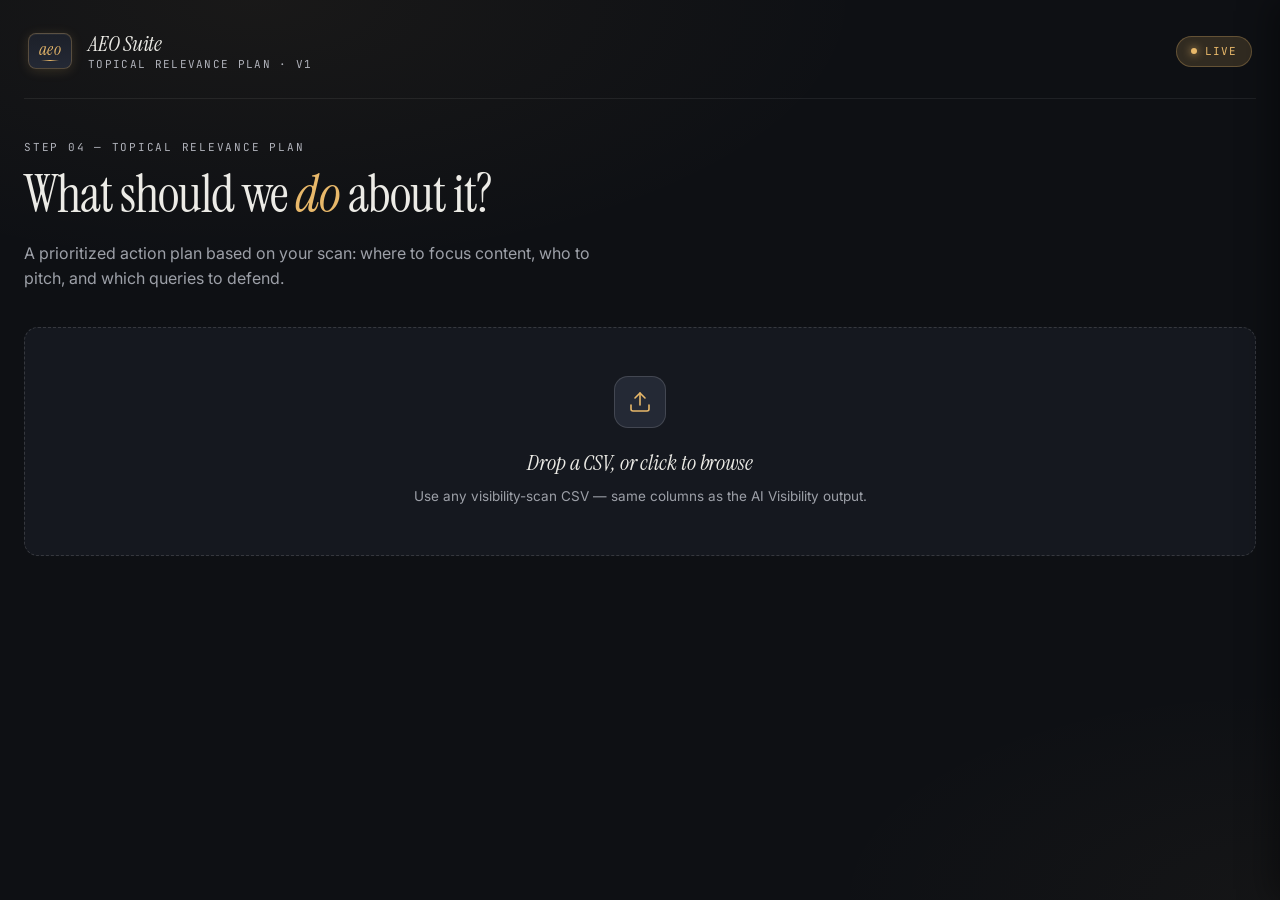
<file: topical-relevance.html>
<!doctype html>
<html lang="en">
  <head>
    <meta charset="UTF-8" />
    <meta name="viewport" content="width=device-width, initial-scale=1.0" />
    <title>Topical Relevance Plan — AEO Suite</title>

    <link rel="stylesheet" href="shared/tokens.css" />

    <style>
      .source-section {
        margin-bottom: 32px;
      }

      /* Loading state */
      .loading-card {
        padding: 48px 32px;
        text-align: center;
        background: var(--bg-1);
        border: 1px solid var(--accent-line);
        border-radius: var(--radius);
        margin-bottom: 24px;
      }
      .loading-card .spinner {
        display: inline-block;
        width: 28px;
        height: 28px;
        border: 3px solid var(--line-strong);
        border-top-color: var(--accent);
        border-radius: 50%;
        animation: tr-spin 0.8s linear infinite;
        margin-bottom: 18px;
      }
      @keyframes tr-spin {
        to {
          transform: rotate(360deg);
        }
      }
      .loading-card .ttl {
        font-family: var(--serif);
        font-style: italic;
        font-size: 22px;
        margin-bottom: 6px;
        color: var(--ink);
      }
      .loading-card .meta {
        font-family: var(--mono);
        font-size: 11px;
        color: var(--ink-faint);
        letter-spacing: 0.1em;
        text-transform: uppercase;
      }

      /* Headline */
      .tr-headline {
        text-align: center;
        padding: 36px 24px 32px;
        background: linear-gradient(180deg, var(--bg-1) 0%, var(--bg-2) 100%);
        border: 1px solid var(--line);
        border-radius: var(--radius);
        margin-bottom: 24px;
        position: relative;
        overflow: hidden;
      }
      .tr-headline::before {
        content: "";
        position: absolute;
        top: 0;
        left: 50%;
        transform: translateX(-50%);
        width: 60%;
        height: 1px;
        background: linear-gradient(
          90deg,
          transparent,
          var(--accent),
          transparent
        );
      }
      .tr-headline .label {
        font-family: var(--mono);
        font-size: 11px;
        color: var(--ink-faint);
        letter-spacing: 0.16em;
        text-transform: uppercase;
        margin-bottom: 10px;
      }
      .tr-headline .ttl {
        font-family: var(--serif);
        font-style: italic;
        font-size: clamp(26px, 3.6vw, 36px);
        line-height: 1.15;
        letter-spacing: -0.01em;
        margin-bottom: 14px;
        color: var(--ink);
      }
      .tr-headline .ttl em {
        color: var(--accent);
        font-style: italic;
      }
      .tr-headline .meta {
        display: flex;
        justify-content: center;
        align-items: center;
        gap: 14px;
        font-family: var(--mono);
        font-size: 11px;
        color: var(--ink-faint);
        letter-spacing: 0.08em;
        text-transform: uppercase;
        flex-wrap: wrap;
        margin-top: 4px;
      }
      .tr-headline .meta .dot {
        width: 3px;
        height: 3px;
        background: var(--ink-faint);
        border-radius: 50%;
      }
      .tr-effort-summary {
        display: flex;
        align-items: center;
        justify-content: center;
        gap: 18px;
        margin-top: 22px;
        padding-top: 22px;
        border-top: 1px solid var(--line);
        flex-wrap: wrap;
      }
      .tr-eff-item {
        display: flex;
        flex-direction: column;
        align-items: center;
        gap: 4px;
        min-width: 120px;
      }
      .tr-eff-v {
        font-family: var(--serif);
        font-style: italic;
        font-size: 28px;
        line-height: 1;
        color: var(--accent);
        letter-spacing: -0.01em;
      }
      .tr-eff-slash {
        color: var(--ink-faint);
        font-size: 18px;
        margin: 0 2px;
      }
      .tr-eff-k {
        font-family: var(--mono);
        font-size: 10px;
        color: var(--ink-faint);
        letter-spacing: 0.1em;
        text-transform: uppercase;
        text-align: center;
      }
      .tr-eff-sep {
        width: 1px;
        height: 28px;
        background: var(--line);
      }

      /* Panel primitive */
      .panel {
        background: var(--bg-1);
        border: 1px solid var(--line);
        border-radius: var(--radius);
        padding: 28px;
        margin-bottom: 20px;
      }
      .panel-label {
        font-family: var(--mono);
        font-size: 11px;
        color: var(--ink-faint);
        letter-spacing: 0.14em;
        text-transform: uppercase;
        margin-bottom: 18px;
        display: flex;
        align-items: center;
        gap: 10px;
      }
      .panel-label::before {
        content: "//";
        color: var(--accent);
      }

      .panel-label.panel-label-with-action {
        justify-content: space-between;
        flex-wrap: wrap;
      }
      .panel-label.panel-label-with-action > span:first-of-type {
        flex: 1;
      }

      /* ---------- Action Plan ---------- */
      .ap-filters {
        display: flex;
        flex-wrap: wrap;
        gap: 8px;
        margin-bottom: 18px;
        padding-bottom: 14px;
        border-bottom: 1px solid var(--line);
      }
      .ap-filter {
        background: var(--bg-0);
        border: 1px solid var(--line);
        border-radius: var(--radius-sm);
        color: var(--ink-mute);
        font-family: var(--mono);
        font-size: 10.5px;
        letter-spacing: 0.08em;
        text-transform: uppercase;
        padding: 6px 11px;
        cursor: pointer;
        transition: all 0.12s;
      }
      .ap-filter:hover {
        border-color: var(--line-strong);
      }
      .ap-filter.active {
        background: var(--accent-glow);
        border-color: var(--accent);
        color: var(--accent);
      }

      .ap-list {
        display: flex;
        flex-direction: column;
        gap: 12px;
      }
      .ap-row {
        display: grid;
        grid-template-columns: 36px 1fr auto;
        gap: 16px;
        padding: 18px 20px;
        background: var(--bg-0);
        border: 1px solid var(--line);
        border-radius: var(--radius-sm);
        align-items: start;
        transition:
          border-color 0.15s,
          background 0.15s;
      }
      .ap-row:hover {
        border-color: var(--line-strong);
      }
      .ap-row.priority-1 {
        border-left: 3px solid var(--bad);
      }
      .ap-row.priority-2 {
        border-left: 3px solid var(--accent);
      }
      .ap-row.priority-3 {
        border-left: 3px solid var(--ok);
      }
      .ap-num {
        font-family: var(--mono);
        font-size: 14px;
        color: var(--accent);
        font-weight: 500;
        padding-top: 2px;
      }
      .ap-body {
        min-width: 0;
      }
      .ap-title {
        font-family: var(--serif);
        font-size: 18px;
        line-height: 1.35;
        color: var(--ink);
        margin-bottom: 6px;
        letter-spacing: -0.005em;
      }
      .ap-why {
        font-size: 13px;
        line-height: 1.55;
        color: var(--ink-mute);
        margin-bottom: 10px;
      }
      .ap-why strong {
        color: var(--ink);
        font-weight: 500;
      }
      .ap-tags {
        display: flex;
        gap: 6px;
        flex-wrap: wrap;
        align-items: center;
      }
      .ap-tag {
        font-family: var(--mono);
        font-size: 10px;
        letter-spacing: 0.08em;
        text-transform: uppercase;
        padding: 3px 8px;
        border-radius: 999px;
        border: 1px solid;
      }
      .ap-tag.type-content {
        color: var(--ok);
        border-color: rgba(127, 191, 140, 0.36);
        background: rgba(127, 191, 140, 0.06);
      }
      .ap-tag.type-outreach {
        color: var(--accent);
        border-color: var(--accent-line);
        background: var(--accent-glow);
      }
      .ap-tag.type-distribution {
        color: #8aa3c8;
        border-color: rgba(138, 163, 200, 0.32);
        background: rgba(138, 163, 200, 0.06);
      }
      .ap-tag.type-differentiation {
        color: #d7a87a;
        border-color: rgba(215, 168, 122, 0.32);
        background: rgba(215, 168, 122, 0.06);
      }
      .ap-tag.effort-quick {
        color: var(--ok);
        border-color: rgba(127, 191, 140, 0.32);
      }
      .ap-tag.effort-medium {
        color: var(--accent);
        border-color: var(--accent-line);
      }
      .ap-tag.effort-major {
        color: var(--bad);
        border-color: rgba(217, 122, 111, 0.32);
      }
      .ap-tag.impact-high {
        background: rgba(232, 184, 106, 0.12);
        color: var(--accent);
        border-color: var(--accent);
      }
      .ap-tag.impact-medium {
        color: var(--ink-mute);
        border-color: var(--line-strong);
      }
      .ap-tag.impact-low {
        color: var(--ink-faint);
        border-color: var(--line);
      }

      .ap-impact {
        font-family: var(--mono);
        font-size: 10px;
        letter-spacing: 0.08em;
        text-transform: uppercase;
        color: var(--ink-faint);
        text-align: right;
        padding-top: 4px;
        min-width: 90px;
      }
      .ap-impact .impact-v {
        display: block;
        font-family: var(--serif);
        font-style: italic;
        font-size: 28px;
        line-height: 1;
        color: var(--accent);
        margin-bottom: 2px;
        letter-spacing: -0.02em;
        font-style: normal;
        font-weight: 400;
      }
      .ap-impact .ap-impact-label {
        display: block;
        margin-bottom: 10px;
      }
      /* Time-to-impact bar */
      .ap-time-bar {
        height: 4px;
        background: var(--bg-2);
        border-radius: 999px;
        overflow: hidden;
        margin-bottom: 4px;
      }
      .ap-time-bar-fill {
        height: 100%;
        border-radius: 999px;
        transition: width 0.3s;
      }
      .ap-time-bar-fill.effort-quick {
        background: var(--ok);
      }
      .ap-time-bar-fill.effort-medium {
        background: var(--accent);
      }
      .ap-time-bar-fill.effort-major {
        background: var(--bad);
      }
      .ap-time-label {
        font-family: var(--mono);
        font-size: 9.5px;
        color: var(--ink-faint);
        letter-spacing: 0.06em;
        text-transform: none;
      }

      /* Expand button — sits inside ap-tags */
      .ap-expand {
        margin-left: auto;
        background: transparent;
        border: 1px solid var(--line);
        border-radius: var(--radius-sm);
        color: var(--ink-mute);
        font-family: var(--mono);
        font-size: 10px;
        letter-spacing: 0.08em;
        text-transform: uppercase;
        padding: 3px 9px 3px 8px;
        cursor: pointer;
        display: inline-flex;
        align-items: center;
        gap: 5px;
        transition:
          border-color 0.12s,
          color 0.12s;
      }
      .ap-expand:hover {
        border-color: var(--accent);
        color: var(--accent);
      }
      .ap-expand svg {
        transition: transform 0.15s;
      }
      .ap-row.expanded .ap-expand svg {
        transform: rotate(-180deg);
      }
      /* When expanded, swap "Show brief" → "Hide brief".
     We zero-out the original label font-size and inject the new text
     via ::before so we don't need to manipulate the DOM. */
      .ap-row.expanded .ap-expand .ap-expand-label {
        font-size: 0;
      }
      .ap-row.expanded .ap-expand .ap-expand-label::before {
        content: "Hide brief";
        font-size: 10px;
      }

      /* Brief panel — collapsed by default, expanded when .expanded on parent */
      .ap-brief {
        grid-column: 1 / -1;
        display: none;
        margin-top: 14px;
        padding-top: 16px;
        border-top: 1px dashed var(--line);
      }
      .ap-row.expanded .ap-brief {
        display: block;
      }

      .brief-row {
        display: grid;
        grid-template-columns: 1fr 1fr;
        gap: 22px;
        margin-bottom: 14px;
      }
      .brief-row:last-child {
        margin-bottom: 0;
      }
      .brief-col-wide {
        grid-column: 1 / -1;
      }
      .brief-label {
        font-family: var(--mono);
        font-size: 10px;
        color: var(--ink-faint);
        letter-spacing: 0.12em;
        text-transform: uppercase;
        margin-bottom: 6px;
      }
      .brief-val {
        font-size: 13.5px;
        color: var(--ink);
        line-height: 1.45;
      }
      .brief-val a {
        color: inherit;
        text-decoration: none;
        border-bottom: 1px dotted var(--line-strong);
      }
      .brief-val a:hover {
        color: var(--accent);
        border-bottom-color: var(--accent);
      }
      .brief-val-italic {
        font-style: italic;
        color: var(--ink-mute);
      }
      .brief-count {
        font-family: var(--mono);
        font-size: 11px;
        color: var(--ink-faint);
        margin-left: 6px;
      }
      .brief-list {
        margin: 0;
        padding: 0;
        list-style: none;
      }
      .brief-list li {
        font-size: 12.5px;
        color: var(--ink);
        padding: 4px 0 4px 14px;
        position: relative;
        line-height: 1.5;
      }
      .brief-list li::before {
        content: "·";
        position: absolute;
        left: 4px;
        color: var(--accent);
        font-weight: 700;
      }
      .brief-list li a {
        color: var(--ink);
        text-decoration: none;
        border-bottom: 1px dotted var(--line-strong);
      }
      .brief-list li a:hover {
        color: var(--accent);
        border-bottom-color: var(--accent);
      }
      .brief-list li.empty-li {
        color: var(--ink-faint);
        font-style: italic;
        font-size: 12px;
      }
      .brief-list li.empty-li::before {
        content: "";
      }
      .brief-note {
        font-size: 12px;
        color: var(--ink-mute);
        line-height: 1.55;
        margin-top: 10px;
        font-style: italic;
        padding: 8px 12px;
        background: var(--bg-2);
        border-radius: var(--radius-sm);
      }

      /* ---------- Opportunity Matrix ---------- */
      .matrix-wrap {
        display: grid;
        grid-template-columns: 60px 1fr;
        gap: 12px;
        margin-bottom: 18px;
      }
      .matrix-y-label {
        font-family: var(--mono);
        font-size: 10px;
        color: var(--ink-faint);
        letter-spacing: 0.1em;
        text-transform: uppercase;
        writing-mode: vertical-rl;
        transform: rotate(180deg);
        align-self: center;
        text-align: center;
      }
      .matrix-grid {
        position: relative;
        aspect-ratio: 2/1;
        background: var(--bg-0);
        border: 1px solid var(--line);
        border-radius: var(--radius-sm);
        overflow: hidden;
      }
      .matrix-grid::before,
      .matrix-grid::after {
        content: "";
        position: absolute;
        background: var(--line);
      }
      .matrix-grid::before {
        /* horizontal mid line */
        left: 0;
        right: 0;
        top: 50%;
        height: 1px;
      }
      .matrix-grid::after {
        /* vertical mid line */
        top: 0;
        bottom: 0;
        left: 50%;
        width: 1px;
      }
      .matrix-quadrant-label {
        position: absolute;
        font-family: var(--mono);
        font-size: 9.5px;
        color: var(--ink-faint);
        letter-spacing: 0.1em;
        text-transform: uppercase;
        padding: 8px 10px;
      }
      .matrix-quadrant-label.tl {
        top: 6px;
        left: 6px;
        color: var(--accent);
      }
      .matrix-quadrant-label.tr {
        top: 6px;
        right: 6px;
      }
      .matrix-quadrant-label.bl {
        bottom: 6px;
        left: 6px;
      }
      .matrix-quadrant-label.br {
        bottom: 6px;
        right: 6px;
      }
      .matrix-dot {
        position: absolute;
        width: 14px;
        height: 14px;
        border-radius: 50%;
        background: var(--accent);
        border: 2px solid var(--bg-0);
        transform: translate(-50%, 50%);
        cursor: help;
        transition:
          transform 0.12s,
          box-shadow 0.12s;
      }
      .matrix-dot:hover {
        transform: translate(-50%, 50%) scale(1.4);
        box-shadow: 0 0 12px var(--accent-glow);
        z-index: 5;
      }
      .matrix-dot.priority-1 {
        background: var(--bad);
      }
      .matrix-dot.priority-2 {
        background: var(--accent);
      }
      .matrix-dot.priority-3 {
        background: var(--ok);
      }
      .matrix-x-label {
        margin-left: 72px;
        text-align: center;
        font-family: var(--mono);
        font-size: 10px;
        color: var(--ink-faint);
        letter-spacing: 0.1em;
        text-transform: uppercase;
        margin-top: 8px;
      }

      /* ---------- Query Triage ---------- */
      .triage-grid {
        display: grid;
        grid-template-columns: repeat(auto-fit, minmax(280px, 1fr));
        gap: 14px;
      }
      .triage-tier {
        padding: 18px 20px;
        background: var(--bg-0);
        border: 1px solid var(--line);
        border-radius: var(--radius-sm);
      }
      .triage-tier.strong {
        border-left: 3px solid var(--ok);
      }
      .triage-tier.contested {
        border-left: 3px solid var(--accent);
      }
      .triage-tier.weak {
        border-left: 3px solid var(--bad);
      }
      .triage-tier.untapped {
        border-left: 3px solid var(--ink-faint);
      }
      .triage-head {
        display: flex;
        justify-content: space-between;
        align-items: baseline;
        margin-bottom: 6px;
      }
      .triage-head .tier-name {
        font-family: var(--serif);
        font-style: italic;
        font-size: 18px;
        color: var(--ink);
      }
      .triage-head .tier-count {
        font-family: var(--mono);
        font-size: 14px;
        color: var(--accent);
        font-weight: 500;
      }
      .triage-tier .tier-action {
        font-family: var(--mono);
        font-size: 10px;
        color: var(--ink-faint);
        letter-spacing: 0.12em;
        text-transform: uppercase;
        margin-bottom: 14px;
      }
      .triage-list {
        display: flex;
        flex-direction: column;
        gap: 8px;
      }
      .triage-query {
        font-size: 13px;
        line-height: 1.45;
        color: var(--ink);
        padding: 8px 0;
        border-top: 1px solid var(--line);
        display: flex;
        align-items: flex-start;
        gap: 10px;
      }
      .triage-query:first-child {
        border-top: none;
        padding-top: 0;
      }
      .triage-query .q-text {
        flex: 1;
        font-style: italic;
        color: var(--ink-mute);
      }
      .triage-query .q-score {
        font-family: var(--mono);
        font-size: 11px;
        color: var(--ink-mute);
        font-weight: 500;
        white-space: nowrap;
      }
      .triage-query.empty {
        color: var(--ink-faint);
        font-size: 12px;
        font-style: italic;
      }

      /* ---------- Content Angles (placeholder for Pass 2) ---------- */
      .content-angles-pending {
        padding: 30px 20px;
        text-align: center;
        background: var(--bg-0);
        border: 1px dashed var(--line-strong);
        border-radius: var(--radius-sm);
        color: var(--ink-mute);
        font-size: 14px;
        font-style: italic;
      }
      .content-angles-pending strong {
        color: var(--accent);
        font-style: normal;
        font-family: var(--mono);
        font-size: 11px;
        letter-spacing: 0.08em;
        text-transform: uppercase;
      }
      .content-angles-pending em {
        color: var(--ink);
        font-style: italic;
        font-size: 14px;
      }

      /* ---------- Content Angles list (populated when LLM returns) ---------- */
      .ca-list {
        display: flex;
        flex-direction: column;
        gap: 14px;
      }
      .ca-row {
        display: grid;
        grid-template-columns: 36px 1fr;
        gap: 14px;
        padding: 18px 20px;
        background: var(--bg-0);
        border: 1px solid var(--line);
        border-radius: var(--radius-sm);
        border-left: 3px solid var(--accent);
        transition: border-color 0.15s;
      }
      .ca-row:hover {
        border-color: var(--line-strong);
        border-left-color: var(--accent);
      }
      .ca-num {
        font-family: var(--mono);
        font-size: 14px;
        color: var(--accent);
        font-weight: 500;
        padding-top: 2px;
      }
      .ca-body {
        min-width: 0;
      }
      .ca-theme {
        font-family: var(--serif);
        font-size: 18px;
        line-height: 1.35;
        color: var(--ink);
        margin-bottom: 10px;
        letter-spacing: -0.005em;
      }
      .ca-competitors {
        display: flex;
        align-items: center;
        flex-wrap: wrap;
        gap: 6px;
        margin-bottom: 10px;
      }
      .ca-label {
        font-family: var(--mono);
        font-size: 10px;
        color: var(--ink-faint);
        letter-spacing: 0.1em;
        text-transform: uppercase;
        margin-right: 6px;
      }
      .ca-pill {
        font-family: var(--mono);
        font-size: 10.5px;
        background: var(--bg-2);
        border: 1px solid var(--line);
        color: var(--ink-mute);
        padding: 3px 9px;
        border-radius: 999px;
      }
      .ca-brief {
        font-size: 13.5px;
        line-height: 1.55;
        color: var(--ink-mute);
        margin-bottom: 10px;
        padding: 12px 14px;
        background: var(--accent-glow);
        border-left: 2px solid var(--accent);
        border-radius: var(--radius-sm);
      }
      .ca-format {
        font-size: 12.5px;
        color: var(--ink-mute);
        font-style: italic;
      }

      /* ---------- Outreach Targets ---------- */
      .ot-list {
        display: flex;
        flex-direction: column;
        gap: 8px;
      }
      .ot-row {
        display: grid;
        grid-template-columns: minmax(180px, 1.5fr) 130px 70px 1fr;
        gap: 14px;
        align-items: center;
        padding: 12px 14px;
        background: var(--bg-0);
        border: 1px solid var(--line);
        border-radius: var(--radius-sm);
        transition: border-color 0.12s;
      }
      .ot-row:hover {
        border-color: var(--line-strong);
      }
      .ot-domain {
        color: var(--ink);
        font-size: 14px;
        line-height: 1.3;
        word-break: break-word;
      }
      .ot-domain a {
        color: inherit;
        text-decoration: none;
        border-bottom: 1px dotted var(--line-strong);
      }
      .ot-domain a:hover {
        color: var(--accent);
        border-bottom-color: var(--accent);
      }
      .ot-category {
        font-family: var(--mono);
        font-size: 10.5px;
        color: var(--ink-mute);
        letter-spacing: 0.05em;
        text-transform: uppercase;
      }
      .ot-citations {
        font-family: var(--mono);
        font-size: 13px;
        color: var(--ink);
        font-weight: 500;
        text-align: center;
      }
      .ot-citations .ot-citations-label {
        display: block;
        font-size: 9px;
        color: var(--ink-faint);
        font-weight: 400;
        letter-spacing: 0.08em;
        text-transform: uppercase;
        margin-top: 2px;
      }
      .ot-why {
        font-size: 12.5px;
        line-height: 1.45;
        color: var(--ink-mute);
      }
      .ot-why strong {
        color: var(--ink);
        font-weight: 500;
      }
      .ot-cocited-tag {
        display: inline-block;
        font-family: var(--mono);
        font-size: 9px;
        color: var(--accent);
        letter-spacing: 0.08em;
        text-transform: uppercase;
        background: var(--accent-glow);
        border: 1px solid var(--accent-line);
        padding: 1px 6px;
        border-radius: 999px;
        margin-left: 6px;
        vertical-align: middle;
      }

      /* Empty / error states */
      .empty-state {
        padding: 60px 32px;
        text-align: center;
        color: var(--ink-mute);
        background: var(--bg-1);
        border: 1px solid var(--line);
        border-radius: var(--radius);
      }
      .empty-state .ico {
        font-family: var(--serif);
        font-style: italic;
        font-size: 64px;
        color: var(--ink-faint);
        margin-bottom: 12px;
        line-height: 1;
      }
      .empty-state h3 {
        font-family: var(--serif);
        font-style: italic;
        font-weight: 400;
        font-size: 22px;
        color: var(--ink);
        margin-bottom: 8px;
      }

      #reportRoot {
        display: none;
      }
      #reportRoot.show {
        display: block;
      }

      /* Page-specific print overrides */
      @media print {
        .triage-grid {
          display: grid !important;
          grid-template-columns: 1fr 1fr !important;
          gap: 10px !important;
        }
        .ot-row {
          display: grid !important;
          grid-template-columns: minmax(140px, 1.4fr) 110px 60px 1fr !important;
        }
        .ap-row {
          display: grid !important;
          grid-template-columns: 32px 1fr auto !important;
          page-break-inside: avoid;
        }
        .matrix-grid {
          aspect-ratio: 2.2/1 !important;
        }

        /* Force all briefs visible in print — the PDF is the deliverable,
       users shouldn't have to manually expand every action first. Hide
       the expand button itself since the brief is always shown. */
        .ap-brief {
          display: block !important;
        }
        .ap-expand {
          display: none !important;
        }
        .brief-row {
          display: grid !important;
          grid-template-columns: 1fr 1fr !important;
        }
      }

      @media (max-width: 880px) {
        .ot-row {
          grid-template-columns: 1fr;
          gap: 8px;
        }
        .ap-row {
          grid-template-columns: 28px 1fr;
        }
        .ap-impact {
          grid-column: 2;
          text-align: left;
        }
        .panel {
          padding: 20px;
        }
      }
    </style>
  </head>

  <body>
    <div class="shell">
      <header class="topbar">
        <a href="index.html" class="brand-mark" aria-label="AEO Suite home"
          ><span>aeo</span></a
        >
        <div class="brand-text">
          <div class="product">AEO Suite</div>
          <div class="suite">Topical Relevance Plan · v1</div>
        </div>
        <div class="topbar-spacer"></div>
        <div class="status-pill">LIVE</div>
      </header>

      <section class="hero">
        <div class="eyebrow">Step 04 — Topical Relevance Plan</div>
        <h1>What should we <em>do</em> about it?</h1>
        <p>
          A prioritized action plan based on your scan: where to focus content,
          who to pitch, and which queries to defend.
        </p>
      </section>

      <!-- Source: continue panel + drop zone -->
      <section class="source-section" id="sourceSection">
        <div id="continueSlot"></div>
        <div id="uploadSlot">
          <div class="or-divider" id="orDivider" style="display: none">
            Or upload a CSV
          </div>
          <label class="drop-zone" id="dropZone">
            <input type="file" id="csvInput" accept=".csv,text/csv" />
            <div class="dz-icon">
              <svg
                viewBox="0 0 24 24"
                fill="none"
                stroke="currentColor"
                stroke-width="1.6"
                stroke-linecap="round"
                stroke-linejoin="round"
              >
                <path d="M21 15v4a2 2 0 0 1-2 2H5a2 2 0 0 1-2-2v-4" />
                <polyline points="17 8 12 3 7 8" />
                <line x1="12" y1="3" x2="12" y2="15" />
              </svg>
            </div>
            <div class="dz-title">Drop a CSV, or click to browse</div>
            <div class="dz-sub">
              Use any visibility-scan CSV — same columns as the AI Visibility
              output.
            </div>
          </label>
        </div>
      </section>

      <!-- Cover page — only shown in PDF mode when customized -->
      <div class="pdf-cover" id="pdfCover">
        <div class="pdf-cover-inner">
          <div class="cover-prepared">
            Topical Relevance Plan · Prepared for
          </div>
          <div class="cover-client" id="pdfCoverClient"></div>
          <div class="cover-intro" id="pdfCoverIntro"></div>
        </div>
      </div>

      <section id="reportRoot"></section>

      <!-- Floating "Prepare PDF Export" trigger -->
      <button
        class="pdf-trigger hidden"
        id="pdfTriggerBtn"
        type="button"
        title="Prepare and export this report as a PDF"
      >
        <svg
          viewBox="0 0 24 24"
          fill="none"
          stroke="currentColor"
          stroke-width="2.5"
          stroke-linecap="round"
          stroke-linejoin="round"
        >
          <path
            d="M14 2H6a2 2 0 0 0-2 2v16a2 2 0 0 0 2 2h12a2 2 0 0 0 2-2V8z"
          />
          <polyline points="14 2 14 8 20 8" />
          <line x1="12" y1="18" x2="12" y2="12" />
          <polyline points="9 15 12 12 15 15" />
        </svg>
        Prepare PDF
      </button>

      <!-- Customization side panel + backdrop -->
      <div class="pdf-panel-backdrop" id="pdfPanelBackdrop"></div>
      <aside class="pdf-panel" id="pdfPanel" aria-hidden="true">
        <div class="pdf-panel-header">
          <div>
            <div class="ttl">Prepare PDF Export</div>
            <div class="sub">Customize before downloading</div>
          </div>
          <button
            class="pdf-panel-close"
            id="pdfPanelClose"
            type="button"
            aria-label="Close"
          >
            <svg
              viewBox="0 0 24 24"
              fill="none"
              stroke="currentColor"
              stroke-width="2"
              width="16"
              height="16"
            >
              <line x1="18" y1="6" x2="6" y2="18" />
              <line x1="6" y1="6" x2="18" y2="18" />
            </svg>
          </button>
        </div>
        <div class="pdf-panel-body">
          <div class="pdf-panel-section">
            <div class="sec-label">Client name</div>
            <input
              type="text"
              id="pdfClientName"
              placeholder="e.g., Acme Inc."
            />
          </div>

          <div class="pdf-panel-section">
            <div class="sec-label">Custom intro (optional)</div>
            <textarea
              id="pdfIntro"
              placeholder="A brief note that appears on the cover page."
            ></textarea>
          </div>

          <div class="pdf-panel-section">
            <div class="sec-label">Sections to include</div>
            <div class="pdf-toggle-list" id="pdfToggleList">
              <label class="pdf-toggle"
                ><input type="checkbox" data-target="aiSummarySlot" checked />
                <span class="label">AI Summary</span></label
              >
              <label class="pdf-toggle"
                ><input type="checkbox" data-target="actionPlanPanel" checked />
                <span class="label">Priority Action Plan</span></label
              >
              <label class="pdf-toggle"
                ><input type="checkbox" data-target="matrixPanel" checked />
                <span class="label">Opportunity Matrix</span></label
              >
              <label class="pdf-toggle"
                ><input type="checkbox" data-target="triagePanel" checked />
                <span class="label">Query Triage</span></label
              >
              <label class="pdf-toggle"
                ><input
                  type="checkbox"
                  data-target="contentAnglesPanel"
                  checked
                />
                <span class="label">Content Angles</span></label
              >
              <label class="pdf-toggle"
                ><input type="checkbox" data-target="outreachPanel" checked />
                <span class="label">Outreach Targets</span></label
              >
            </div>
          </div>

          <div class="pdf-actions">
            <button class="pdf-btn-primary" id="pdfGenerateBtn" type="button">
              <svg
                viewBox="0 0 24 24"
                fill="none"
                stroke="currentColor"
                stroke-width="2.5"
                width="14"
                height="14"
              >
                <path d="M21 15v4a2 2 0 0 1-2 2H5a2 2 0 0 1-2-2v-4" />
                <polyline points="7 10 12 15 17 10" />
                <line x1="12" y1="15" x2="12" y2="3" />
              </svg>
              Generate PDF
            </button>
            <button class="pdf-btn-secondary" id="pdfPreviewBtn" type="button">
              Preview
            </button>
          </div>

          <div class="pdf-hint">
            <strong>How to get a clean PDF:</strong><br />
            1. Click <strong>Generate PDF</strong> — your browser's print dialog
            opens.<br />
            2. Set <strong>Destination</strong> to "Save as PDF".<br />
            3. Open <strong>More settings</strong> and
            <strong>uncheck "Headers and footers"</strong>.<br />
            4. Set <strong>Background graphics</strong> to
            <strong>on</strong>.<br />
            5. Set <strong>Margins</strong> to "Default" or "Minimum".<br />
            6. Click <strong>Save</strong>.
          </div>
        </div>
      </aside>
    </div>

    <script src="shared/state.js"></script>
    <script src="shared/pdf-export.js"></script>
    <script>
      // ============================================================
      // Config
      // ============================================================
      // n8n endpoint that generates the LLM-driven Action Plan + Content Angles.
      // Empty string = page renders the data-derived sections only.
      const ACTION_PLAN_WEBHOOK =
        "https://n8n-smartmarketer.duckdns.org/webhook/action-plan";

      // ============================================================
      // LLM cache — same pattern as the other tools.
      // Cache is keyed by (brand, query-set fingerprint, row count) so any
      // material change to the scan invalidates the cache automatically.
      // ============================================================
      function actionPlanCacheKey(rows, brand) {
        // Distinct queries fingerprint — order-independent join
        const queries = Array.from(
          new Set(
            rows
              .map((r) => String(fieldVal(r, state.fields.query) || "").trim())
              .filter(Boolean),
          ),
        )
          .sort()
          .join("|");
        const fingerprint = simpleHash(queries);
        // v3: payload now includes competitorCount per query (so the LLM can
        // frame untapped queries accurately). Bumping the version key
        // invalidates cached responses generated from the older payload.
        return `aeo:action-plan:v3:${String(brand).toLowerCase()}:${rows.length}:${fingerprint}`;
      }
      function simpleHash(s) {
        let h = 0;
        for (let i = 0; i < s.length; i++)
          h = ((h << 5) - h + s.charCodeAt(i)) | 0;
        return Math.abs(h).toString(36);
      }
      function readPlanCache(key) {
        try {
          const raw = localStorage.getItem(key);
          return raw ? JSON.parse(raw) : null;
        } catch (e) {
          return null;
        }
      }
      function writePlanCache(key, data) {
        try {
          localStorage.setItem(key, JSON.stringify(data));
        } catch (e) {
          /* quota or privacy mode — fail silent */
        }
      }

      // Build the compact payload sent to the LLM. We deliberately don't send
      // raw rows — too noisy and burns tokens. Just the digested data the LLM
      // needs to reason from.
      function buildActionPlanPayload() {
        const t = state.queryTriage;
        const tier = (arr) =>
          arr.map((q) => ({
            query: q.query,
            bestScore: q.bestScore,
            // Number of distinct competitor brands seen in responses for this
            // query. Helps the LLM frame "untapped & wide open" vs "untapped
            // but competitors are dominating" accurately.
            competitorCount: q.competitorCount || 0,
          }));
        return {
          brand: state.targetBrand,
          totalQueries:
            t.strong.length +
            t.contested.length +
            t.weak.length +
            t.untapped.length,
          totalRows: state.rows.length,
          queryTriage: {
            strong: tier(t.strong),
            contested: tier(t.contested),
            weak: tier(t.weak),
            untapped: tier(t.untapped),
          },
          outreachTargets: state.outreachTargets.map((d) => ({
            domain: d.domain,
            citations: d.citations,
            queryCoverage: d.queries.size,
            queries: Array.from(d.queries).slice(0, 6),
          })),
          // Competitors are derived inline from the scan data using the same
          // brand-normalization as the Competitor Report — so users don't need
          // to run that report first to get content angles here.
          topCompetitors: (state.topCompetitors || []).map((c) => ({
            brand: c.brand,
            mentions: c.mentions,
            queryCoverage: c.queryCoverage,
            snippet: c.snippet || "",
          })),
        };
      }

      async function fetchActionPlan() {
        if (!ACTION_PLAN_WEBHOOK)
          throw new Error("Action plan webhook not configured");
        const payload = buildActionPlanPayload();
        const response = await fetch(ACTION_PLAN_WEBHOOK, {
          method: "POST",
          headers: {
            "Content-Type": "application/json",
            Accept: "application/json",
          },
          mode: "cors",
          body: JSON.stringify(payload),
        });
        if (!response.ok)
          throw new Error("Webhook returned HTTP " + response.status);
        return await response.json();
      }

      const PLATFORM_OPTIONS = [
        { key: "gpt", label: "GPT" },
        { key: "perplexity", label: "Perplexity" },
        { key: "ai_mode", label: "AI Mode" },
      ];

      // Query-triage tier thresholds (visibility score per query)
      const TIER_THRESHOLDS = {
        strong: 60, // 60-100
        contested: 20, // 20-60
        weak: 1, // 1-20 (but at least mentioned somewhere)
        // untapped: zero visibility on every platform
      };

      // ============================================================
      // State
      // ============================================================
      const state = {
        rows: null,
        fields: null,
        targetBrand: "",
        targetBrandLower: "",
        queryTriage: null, // { strong: [], contested: [], weak: [], untapped: [] }
        outreachTargets: null, // [{ domain, category, citations, hasBrand, queries }]
        topCompetitors: null, // [{ brand, mentions, queryCoverage, snippet }] — derived inline from scan rows
        actionPlan: null, // heuristic by default; overwritten by LLM if webhook is set
        actionFilter: "all", // 'all' | 'content' | 'outreach' | 'distribution' | 'differentiation'
        aiSummary: null, // populated by LLM: { topFinding, keyOpportunity, keyRisk, recommendations, generatedAt }
        contentAngles: [], // populated by LLM: [{ theme, competitors, contentBrief, format }]
        llmLoading: false, // true while the action-plan webhook is in flight
        llmError: null, // populated with error message if the webhook fails
      };

      const els = {
        continueSlot: document.getElementById("continueSlot"),
        orDivider: document.getElementById("orDivider"),
        dropZone: document.getElementById("dropZone"),
        csvInput: document.getElementById("csvInput"),
        reportRoot: document.getElementById("reportRoot"),
      };

      // ============================================================
      // Init
      // ============================================================
      function init() {
        const ctx = ToolState.getScanContext();
        if (ctx && ctx.rows.length > 0) {
          renderContinuePanel(ctx);
          els.orDivider.style.display = "flex";
          processRows(ctx.rows);
        }
      }

      function renderContinuePanel(ctx) {
        const queryCount = ctx.queries.length;
        const queryLabel = queryCount === 1 ? "query" : "queries";
        const when = ctx.runAt
          ? new Date(ctx.runAt).toLocaleString()
          : "recent";
        els.continueSlot.innerHTML = `
      <div class="continue-panel">
        <div class="cp-icon">
          <svg viewBox="0 0 24 24" fill="none" stroke="currentColor" stroke-width="2" stroke-linecap="round" stroke-linejoin="round">
            <polyline points="20 6 9 17 4 12"/>
          </svg>
        </div>
        <div class="cp-text">
          <div class="cp-title">Loaded from your latest scan</div>
          <div class="cp-meta">${escapeHtml(ctx.brand || "Brand")} · ${queryCount} ${queryLabel} · ${ctx.rows.length} rows · ${when}</div>
        </div>
        <button class="btn btn-ghost" id="clearStateBtn" type="button">Use a different file</button>
      </div>`;
        document
          .getElementById("clearStateBtn")
          .addEventListener("click", () => {
            ToolState.clear();
            els.continueSlot.innerHTML = "";
            els.orDivider.style.display = "none";
            els.reportRoot.classList.remove("show");
            els.reportRoot.innerHTML = "";
          });
      }

      // ============================================================
      // CSV upload
      // ============================================================
      els.dropZone.addEventListener("dragover", (e) => {
        e.preventDefault();
        els.dropZone.classList.add("is-dragover");
      });
      els.dropZone.addEventListener("dragleave", () =>
        els.dropZone.classList.remove("is-dragover"),
      );
      els.dropZone.addEventListener("drop", (e) => {
        e.preventDefault();
        els.dropZone.classList.remove("is-dragover");
        const file = e.dataTransfer.files[0];
        if (file) handleCsvFile(file);
      });
      els.csvInput.addEventListener("change", (e) => {
        const file = e.target.files[0];
        if (file) handleCsvFile(file);
      });

      function handleCsvFile(file) {
        const reader = new FileReader();
        reader.onload = (e) => {
          const rows = parseCsvToObjects(e.target.result);
          processRows(rows);
        };
        reader.readAsText(file);
      }

      function parseCsvToObjects(text) {
        const lines = [];
        let cur = "",
          inQ = false,
          row = [];
        for (let i = 0; i < text.length; i++) {
          const c = text[i];
          if (inQ) {
            if (c === '"' && text[i + 1] === '"') {
              cur += '"';
              i++;
            } else if (c === '"') inQ = false;
            else cur += c;
          } else {
            if (c === '"') inQ = true;
            else if (c === ",") {
              row.push(cur);
              cur = "";
            } else if (c === "\n" || c === "\r") {
              if (cur !== "" || row.length) {
                row.push(cur);
                lines.push(row);
                row = [];
                cur = "";
              }
              if (c === "\r" && text[i + 1] === "\n") i++;
            } else cur += c;
          }
        }
        if (cur !== "" || row.length) {
          row.push(cur);
          lines.push(row);
        }
        if (lines.length === 0) return [];
        const headers = lines[0];
        return lines.slice(1).map((arr) => {
          const obj = {};
          headers.forEach((h, i) => {
            obj[h] = arr[i] ?? "";
          });
          return obj;
        });
      }

      // ============================================================
      // Field resolution
      // ============================================================
      function resolveFields(sampleRow) {
        const keys = Object.keys(sampleRow);
        const norm = (k) =>
          String(k)
            .trim()
            .toLowerCase()
            .replace(/[\s_-]+/g, " ");
        const find = (...patterns) => {
          for (const k of keys) {
            const n = norm(k);
            for (const p of patterns) if (p.test(n)) return k;
          }
          return null;
        };
        return {
          brand: find(/^brand$/, /brand name/),
          platform: find(/^platform$/, /channel/),
          query: find(/^query$/, /search query/, /^question$/),
          rawOutput: find(/raw output/, /model output/, /^response$/),
          score: find(/^visibility score/, /^visbility score/, /^score$/),
          urls: find(/^urls?$/, /^link/, /cited urls/),
          sources: find(/^sources?$/, /references?/),
          // Strategic analysis text written by the scan workflow — useful for
          // pulling representative snippets of how AI describes each competitor.
          competitorAnalysis: find(
            /competitors? analysis/,
            /competitive analysis/,
          ),
          mentions: keys
            .filter((k) => /mention/i.test(k))
            .sort((a, b) => {
              const an = parseInt((a.match(/\d+/) || [0])[0]);
              const bn = parseInt((b.match(/\d+/) || [0])[0]);
              return an - bn;
            }),
        };
      }

      function fieldVal(row, key, fallback = "") {
        if (!key) return fallback;
        const v = row[key];
        if (v === undefined || v === null) return fallback;
        return typeof v === "string" ? v.trim() : v;
      }
      function normalizePlatform(v) {
        return String(v || "")
          .trim()
          .toLowerCase()
          .replace(/[\s-]+/g, "_");
      }
      function parseScore(v) {
        if (v === null || v === undefined || v === "") return null;
        const s = String(v).replace(/%/g, "").trim();
        if (s === "" || isNaN(s)) return null;
        return Math.round(parseFloat(s));
      }

      // ============================================================
      // URL extraction (matches dashboard's approach)
      // ============================================================
      function extractDomain(url) {
        try {
          const u = url.startsWith("http") ? url : "https://" + url;
          const host = new URL(u).hostname.toLowerCase();
          return host.replace(/^www\./, "");
        } catch (e) {
          return "";
        }
      }

      function extractUrls(raw) {
        if (!raw) return [];
        if (Array.isArray(raw)) {
          return raw
            .map((u) => (typeof u === "string" ? { url: u } : u))
            .filter((u) => u.url);
        }
        if (typeof raw === "object" && raw.url) return [raw];
        if (typeof raw !== "string") return [];
        const trimmed = raw.trim();
        if (!trimmed) return [];
        // Try JSON
        if (trimmed.startsWith("[") || trimmed.startsWith("{")) {
          try {
            const parsed = JSON.parse(trimmed);
            if (Array.isArray(parsed)) {
              return parsed
                .map((u) => (typeof u === "string" ? { url: u } : u))
                .filter((u) => u.url);
            }
            if (parsed.url) return [parsed];
          } catch (e) {}
        }
        // Fallback: find URLs in text
        const matches = trimmed.match(/https?:\/\/[^\s,;)\]"']+/g) || [];
        return matches.map((url) => ({ url }));
      }

      // ============================================================
      // Brand mention detection — same haystack rule as the rest of the suite.
      // Only AI response text + mentions, NOT Competitor Analysis (that's
      // metadata-about-brand that would over-count).
      //
      // We use a word-boundary regex so a brand like "Cure" doesn't match
      // inside words like "secure", "manicure", "procure". For multi-word
      // brands the boundaries on the outside still work; spaces inside the
      // brand are matched literally.
      // ============================================================
      function rowMentionsBrand(row, fields, targetBrandLower) {
        if (!targetBrandLower) return false;
        const hay = (
          fieldVal(row, fields.rawOutput) +
          " " +
          fields.mentions.map((k) => fieldVal(row, k)).join(" ")
        ).toLowerCase();
        // Escape regex special characters in the brand name (just in case it
        // contains a period, ampersand, etc.) and wrap with \b boundaries.
        const escaped = targetBrandLower.replace(/[.*+?^${}()|[\]\\]/g, "\\$&");
        const re = new RegExp("\\b" + escaped + "\\b", "i");
        return re.test(hay);
      }

      // ============================================================
      // Infrastructure domain filter — same as categorization
      // ============================================================
      function isInfrastructureDomain(domain) {
        const d = String(domain || "").toLowerCase();
        if (!d) return false;
        if (/\.cloudfront\.net$/.test(d)) return true;
        if (/\.amazonaws\.com$/.test(d)) return true;
        if (/\.googleusercontent\.com$/.test(d)) return true;
        if (/\.gstatic\.com$/.test(d)) return true;
        if (/\.googleapis\.com$/.test(d)) return true;
        if (/\.ctfassets\.net$/.test(d)) return true;
        if (/\.netlify\.app$/.test(d)) return true;
        if (/\.vercel\.app$/.test(d)) return true;
        if (/\.cloudinary\.com$/.test(d)) return true;
        if (/\.shopifycdn\.com$/.test(d)) return true;
        if (/\.googletagmanager\.com$/.test(d)) return true;
        if (/\.akamaized\.net$/.test(d)) return true;
        if (/\.fastly\.net$/.test(d)) return true;
        if (/\.azureedge\.net$/.test(d)) return true;
        if (/\.jsdelivr\.net$/.test(d)) return true;
        if (/\.unpkg\.com$/.test(d)) return true;
        if (
          /^(assets|static|cdn|media|files|images|img)\./.test(d) &&
          /\.(net|so|app|io|co)$/.test(d)
        )
          return true;
        return false;
      }

      // ============================================================
      // Triage queries into 4 tiers by best score across platforms
      // ============================================================
      function buildQueryTriage(rows, fields, targetBrandLower) {
        // Group rows by query, compute the brand's best score across platforms
        const byQuery = {};
        rows.forEach((row) => {
          const q = String(fieldVal(row, fields.query) || "").trim();
          if (!q) return;
          if (!byQuery[q])
            byQuery[q] = {
              query: q,
              scores: [],
              mentioned: false,
              platforms: {},
              // Track competitor presence for this query — useful for triage
              // language ("untapped & uncontested" vs "untapped but competitors
              // are winning").
              competitorMentions: 0,
              competitorBrands: new Set(),
            };
          const score = parseScore(fieldVal(row, fields.score));
          const platform = normalizePlatform(fieldVal(row, fields.platform));
          const m = rowMentionsBrand(row, fields, targetBrandLower);
          if (m) byQuery[q].mentioned = true;
          // Per-platform best score
          if (
            !byQuery[q].platforms[platform] ||
            (score !== null && score > byQuery[q].platforms[platform])
          ) {
            byQuery[q].platforms[platform] =
              score !== null ? score : byQuery[q].platforms[platform];
          }
          if (m && score !== null) byQuery[q].scores.push(score);

          // Count distinct competitor brands appearing in this row's mentions
          if (fields.mentions && fields.mentions.length > 0) {
            const targetKey = brandKey(targetBrandLower);
            fields.mentions.forEach((k) => {
              const v = String(fieldVal(row, k) || "").trim();
              if (!v || v === "0" || v.length < 2) return;
              const key = brandKey(v);
              if (!key || key === targetKey) return;
              byQuery[q].competitorBrands.add(key);
              byQuery[q].competitorMentions += 1;
            });
          }
        });

        const triage = { strong: [], contested: [], weak: [], untapped: [] };
        Object.values(byQuery).forEach((q) => {
          const best = q.scores.length > 0 ? Math.max(...q.scores) : 0;
          q.bestScore = best;
          q.competitorCount = q.competitorBrands.size;
          // Bucket
          if (best >= TIER_THRESHOLDS.strong) triage.strong.push(q);
          else if (best >= TIER_THRESHOLDS.contested) triage.contested.push(q);
          else if (best >= TIER_THRESHOLDS.weak || q.mentioned)
            triage.weak.push(q);
          else triage.untapped.push(q);
        });
        // Sort each tier
        triage.strong.sort((a, b) => b.bestScore - a.bestScore);
        triage.contested.sort((a, b) => b.bestScore - a.bestScore);
        triage.weak.sort((a, b) => b.bestScore - a.bestScore);
        triage.untapped.sort((a, b) => a.query.localeCompare(b.query));
        return triage;
      }

      // ============================================================
      // Compute outreach targets — domains cited frequently but never
      // co-cited with the brand (and excluding infrastructure domains).
      // ============================================================
      function buildOutreachTargets(rows, fields, targetBrandLower) {
        // For each row, get domains cited, brand-co-cited status, query
        const domainData = {};
        rows.forEach((row) => {
          const q = String(fieldVal(row, fields.query) || "").trim();
          const brandHere = rowMentionsBrand(row, fields, targetBrandLower);
          const urls = new Set();
          extractUrls(row[fields.urls]).forEach((u) => urls.add(u.url));
          extractUrls(row[fields.sources]).forEach((u) => urls.add(u.url));
          const domainsInRow = new Set();
          urls.forEach((u) => {
            const d = extractDomain(u);
            if (!d) return;
            if (isInfrastructureDomain(d)) return;
            domainsInRow.add(d);
          });
          domainsInRow.forEach((d) => {
            if (!domainData[d]) {
              domainData[d] = {
                domain: d,
                citations: 0,
                hasBrand: false,
                queries: new Set(),
              };
            }
            domainData[d].citations += 1;
            if (q) domainData[d].queries.add(q);
            if (brandHere) domainData[d].hasBrand = true;
          });
        });

        // Outreach targets: NOT yet co-cited with brand, sorted by citation count
        const all = Object.values(domainData);
        return all
          .filter((d) => !d.hasBrand)
          .sort((a, b) => b.citations - a.citations)
          .slice(0, 15);
      }

      // ============================================================
      // Build top competitors from the scan rows directly.
      //
      // Mirrors the Competitor Report's logic so users don't have to run that
      // report first before getting content angles here. We:
      //   1. Walk every row, pull brand names from the `mention1..mentionN` fields
      //   2. Normalize each name (strip suffixes, lowercase, dedupe variants)
      //   3. Count mentions, query coverage, and grab a representative snippet
      //   4. Filter out the target brand itself, return the top N
      //
      // Returns: [{ brand, mentions, queryCoverage, snippet }, ...]
      // ============================================================

      // Normalize a brand name so variant casings/suffixes collapse to one key.
      function brandKey(name) {
        return String(name || "")
          .toLowerCase()
          .replace(/\b(inc|llc|ltd|corp|co|the|health|wellness|clinic)\b/g, "")
          .replace(/[^a-z0-9]+/g, " ")
          .trim();
      }

      // Pull a ~200-char snippet from competitor-analysis text that mentions
      // the competitor by name. Used to give the LLM a feel for how each
      // competitor is being positioned in AI responses.
      function findCompetitorSnippet(competitor, fields) {
        const cName = competitor.displayName.toLowerCase();
        for (const row of competitor.rows) {
          const text = fieldVal(row, fields.competitorAnalysis);
          if (!text) continue;
          const lower = String(text).toLowerCase();
          const idx = lower.indexOf(cName);
          if (idx === -1) continue;
          const start = Math.max(0, idx - 80);
          const end = Math.min(text.length, idx + cName.length + 140);
          let snip = text.substring(start, end);
          if (start > 0) snip = "…" + snip;
          if (end < text.length) snip = snip + "…";
          return snip;
        }
        return "";
      }

      function buildTopCompetitors(rows, fields, targetBrandLower, max) {
        max = max || 8;
        const targetKey = brandKey(targetBrandLower);
        if (!fields.mentions || fields.mentions.length === 0) return [];

        const map = new Map();
        rows.forEach((row) => {
          const mentions = fields.mentions
            .map((k) => String(fieldVal(row, k) || "").trim())
            .filter((m) => m && m !== "0" && m.length >= 2);

          // Track which keys we've seen in this row, so the same brand mentioned
          // twice in one row doesn't double-count.
          const seenInRow = new Set();
          mentions.forEach((m) => {
            const key = brandKey(m);
            if (!key) return;
            if (key === targetKey) return; // skip the target brand itself
            if (seenInRow.has(key)) return;
            seenInRow.add(key);

            if (!map.has(key)) {
              map.set(key, {
                displayName: m,
                mentions: 0,
                queries: new Set(),
                rows: [],
              });
            }
            const entry = map.get(key);
            entry.mentions += 1;
            const q = String(fieldVal(row, fields.query) || "").trim();
            if (q) entry.queries.add(q);
            entry.rows.push(row);
          });
        });

        // Rank by mention count, take top N, attach snippet
        return Array.from(map.values())
          .sort((a, b) => b.mentions - a.mentions)
          .slice(0, max)
          .map((c) => ({
            brand: c.displayName,
            mentions: c.mentions,
            queryCoverage: c.queries.size,
            snippet: findCompetitorSnippet(c, fields),
          }));
      }

      // ============================================================
      // Build heuristic action plan (Pass 1 — no LLM yet).
      // These are template-based prioritized actions derived from the data.
      // In Pass 2 we replace this with LLM-generated actions.
      // ============================================================

      // Infer a likely content format from the query phrasing.
      // Doesn't try to be clever; just maps common patterns.
      function inferFormat(query) {
        const q = String(query || "").toLowerCase();
        if (/\bvs\b|\bversus\b|\bvs\.?\b|compared? to/.test(q))
          return { format: "Comparison page", words: 1000 };
        if (/^how (do|to|can|should)|^what is|^why does/.test(q))
          return { format: "How-to guide", words: 1500 };
        if (/^best |top \d+|recommend/.test(q))
          return { format: "Listicle / ranking", words: 1200 };
        if (/^where (can|to)|near me|in my area/.test(q))
          return { format: "Locator page", words: 800 };
        if (/cost|price|cheap|affordable/.test(q))
          return { format: "Pricing guide", words: 900 };
        if (/^should i|^when (do|should)/.test(q))
          return { format: "Decision guide", words: 1100 };
        return { format: "Long-form article", words: 1300 };
      }

      // Pull a few related queries from the same data set — these become
      // "questions the content should also answer" in the brief.
      function findRelatedQueries(targetQuery, allQueries, max) {
        const target = String(targetQuery || "").toLowerCase();
        if (!target) return [];
        // Tokenize target and look for queries sharing at least 2 content words
        const stopWords = new Set([
          "the",
          "a",
          "an",
          "for",
          "of",
          "to",
          "in",
          "on",
          "my",
          "i",
          "is",
          "are",
          "best",
          "what",
          "how",
          "where",
          "can",
          "find",
          "do",
          "that",
          "this",
        ]);
        const targetTokens = new Set(
          target.split(/\W+/).filter((t) => t.length > 3 && !stopWords.has(t)),
        );
        if (targetTokens.size === 0) return [];

        return allQueries
          .filter((q) => q.toLowerCase() !== target)
          .map((q) => {
            const tokens = new Set(
              q
                .toLowerCase()
                .split(/\W+/)
                .filter((t) => t.length > 3 && !stopWords.has(t)),
            );
            let overlap = 0;
            targetTokens.forEach((t) => {
              if (tokens.has(t)) overlap++;
            });
            return { query: q, overlap };
          })
          .filter((x) => x.overlap >= 2)
          .sort((a, b) => b.overlap - a.overlap)
          .slice(0, max)
          .map((x) => x.query);
      }

      // Pull top URLs that currently get cited for this query. Useful for
      // showing "here's what already ranks — reference these or beat them."
      function topUrlsForQuery(targetQuery, rows, fields, max) {
        const target = String(targetQuery || "").toLowerCase();
        const counts = {};
        rows.forEach((row) => {
          const q = String(fieldVal(row, fields.query) || "").toLowerCase();
          if (q !== target) return;
          const urls = new Set();
          extractUrls(row[fields.urls]).forEach((u) => urls.add(u.url));
          extractUrls(row[fields.sources]).forEach((u) => urls.add(u.url));
          urls.forEach((u) => {
            const d = extractDomain(u);
            if (!d || isInfrastructureDomain(d)) return;
            counts[d] = (counts[d] || 0) + 1;
          });
        });
        return Object.entries(counts)
          .sort((a, b) => b[1] - a[1])
          .slice(0, max)
          .map(([domain, n]) => ({ domain, count: n }));
      }

      // Time-to-impact mapping — converts effort tag to a friendly week estimate.
      function timeEstimateForEffort(effort) {
        if (effort === "quick") return { label: "~2 wks", weeks: 2, pct: 18 };
        if (effort === "medium") return { label: "~6 wks", weeks: 6, pct: 55 };
        if (effort === "major") return { label: "~10 wks", weeks: 10, pct: 95 };
        return { label: "~6 wks", weeks: 6, pct: 55 };
      }

      // Build a content brief for a query-driven action.
      function buildContentBrief(action, query, rows, fields, allQueries) {
        const fmt = inferFormat(query);
        const related = findRelatedQueries(query, allQueries, 4);
        const topUrls = topUrlsForQuery(query, rows, fields, 3);
        return {
          kind: "content",
          targetQuery: query,
          format: fmt.format,
          suggestedLength: fmt.words,
          keyQuestions: related,
          currentTopSites: topUrls,
        };
      }

      // Build an outreach brief for a domain-driven action.
      function buildOutreachBrief(domain, queriesArr) {
        // Suggest a touchpoint based on the kind of site (rough heuristic).
        const d = domain.toLowerCase();
        let touchpoint = "Guest article or expert quote";
        if (/\.gov$|\.edu$/.test(d))
          touchpoint = "Citation / reference inclusion";
        else if (/wikipedia\.org$|britannica/.test(d))
          touchpoint = "Citation in reference article";
        else if (/reddit|quora|stackexchange|forum/.test(d))
          touchpoint = "Authoritative answer or AMA";
        else if (/youtube|vimeo/.test(d))
          touchpoint = "Video collaboration or feature";
        else if (/linkedin|medium/.test(d))
          touchpoint = "Thought leadership post";
        else if (/news|times|post|journal|magazine|review/.test(d))
          touchpoint = "PR pitch or expert source";
        return {
          kind: "outreach",
          domain,
          touchpoint,
          queries: queriesArr,
        };
      }

      function buildHeuristicActionPlan() {
        const actions = [];
        const triage = state.queryTriage;
        const outreach = state.outreachTargets;
        const allQueries = [
          ...triage.strong,
          ...triage.contested,
          ...triage.weak,
          ...triage.untapped,
        ].map((q) => q.query);

        // Quick wins: contested queries where you're close (best score 40-60)
        const closeContested = triage.contested
          .filter((q) => q.bestScore >= 40)
          .slice(0, 2);
        closeContested.forEach((q) => {
          const a = {
            priority: 1,
            type: "content",
            title: `Strengthen content for "${truncate(q.query, 70)}"`,
            why: `Your brand currently scores <strong>${q.bestScore}%</strong> on this query — close to winning. A focused content piece or page optimization could push you over the line.`,
            effort: "medium",
            impact: "high",
            impactValue: q.bestScore,
          };
          a.brief = buildContentBrief(
            a,
            q.query,
            state.rows,
            state.fields,
            allQueries,
          );
          actions.push(a);
        });

        // Critical gaps: weak queries where you're barely showing
        const topWeak = triage.weak.slice(0, 3);
        topWeak.forEach((q) => {
          const a = {
            priority: 2,
            type: "content",
            title: `Build foundational content for "${truncate(q.query, 70)}"`,
            why: `Your brand has very low visibility on this query (best score <strong>${q.bestScore}%</strong>). New content that directly addresses this question is needed.`,
            effort: "major",
            impact: "medium",
            impactValue: 100 - q.bestScore,
          };
          a.brief = buildContentBrief(
            a,
            q.query,
            state.rows,
            state.fields,
            allQueries,
          );
          actions.push(a);
        });

        // Untapped queries: target brand has zero visibility on every platform.
        // The framing differs based on whether COMPETITORS are also absent
        // (first-mover territory) vs already winning (catch-up territory).
        const topUntapped = triage.untapped.slice(0, 2);
        topUntapped.forEach((q) => {
          const competitorsOnQuery = q.competitorCount || 0;
          const isWideOpen = competitorsOnQuery <= 1;
          const a = {
            priority: 1,
            type: "content",
            title: isWideOpen
              ? `Stake a claim on untapped query: "${truncate(q.query, 70)}"`
              : `Enter the conversation on: "${truncate(q.query, 70)}"`,
            why: isWideOpen
              ? `Your brand has <strong>zero visibility</strong> on this query and only ${competitorsOnQuery} competitor ${competitorsOnQuery === 1 ? "brand was" : "brands were"} mentioned across all platforms — relatively open territory. First-mover content here could establish authority before competitors catch on.`
              : `Your brand has <strong>zero visibility</strong> on this query while <strong>${competitorsOnQuery} competitor brands</strong> were mentioned across responses. You're absent from a conversation that's already happening. Foundational content is needed to enter it.`,
            effort: "medium",
            impact: "high",
            impactValue: isWideOpen ? 90 : 80,
          };
          a.brief = buildContentBrief(
            a,
            q.query,
            state.rows,
            state.fields,
            allQueries,
          );
          actions.push(a);
        });

        // Top outreach: the most-cited site you've never appeared alongside
        const topOutreach = outreach.slice(0, 3);
        topOutreach.forEach((d) => {
          const a = {
            priority: 2,
            type: "outreach",
            title: `Pitch ${d.domain}`,
            why: `Cited by AI engines <strong>${d.citations} times</strong> in your topic space, across ${d.queries.size} ${d.queries.size === 1 ? "query" : "queries"} — but never alongside your brand. A guest article, expert quote, or partnership could surface your brand in their next mention.`,
            effort: "medium",
            impact: "high",
            impactValue: Math.min(95, 50 + d.citations * 3),
          };
          a.brief = buildOutreachBrief(d.domain, Array.from(d.queries));
          actions.push(a);
        });

        // Defend strong queries (keep doing what works)
        if (triage.strong.length >= 2) {
          const a = {
            priority: 3,
            type: "distribution",
            title: `Protect your strong queries (${triage.strong.length} ${triage.strong.length === 1 ? "query" : "queries"})`,
            why: `You score well on <strong>${triage.strong.length} ${triage.strong.length === 1 ? "query" : "queries"}</strong>. Audit the content that surfaces here and keep it fresh — competitors are watching too.`,
            effort: "quick",
            impact: "medium",
            impactValue: 65,
          };
          a.brief = {
            kind: "defense",
            queries: triage.strong.slice(0, 5).map((q) => q.query),
          };
          actions.push(a);
        }

        // Sort by priority then impact
        actions.sort((a, b) => {
          if (a.priority !== b.priority) return a.priority - b.priority;
          return b.impactValue - a.impactValue;
        });

        return actions.slice(0, 12);
      }

      // ============================================================
      // PROCESS pipeline
      // ============================================================
      function processRows(rows) {
        if (!rows || rows.length === 0) {
          showEmpty("No data to display", "The dataset is empty.");
          return;
        }
        state.rows = rows;
        state.fields = resolveFields(rows[0]);
        state.targetBrand = String(
          fieldVal(rows[0], state.fields.brand) || "",
        ).trim();
        state.targetBrandLower = state.targetBrand.toLowerCase();

        if (!state.targetBrand) {
          showEmpty(
            "Target brand missing",
            "This scan doesn't have a brand field. The Topical Relevance Plan needs a brand to anchor recommendations.",
          );
          return;
        }

        // Build data-derived sections — always run, regardless of webhook.
        state.queryTriage = buildQueryTriage(
          rows,
          state.fields,
          state.targetBrandLower,
        );
        state.outreachTargets = buildOutreachTargets(
          rows,
          state.fields,
          state.targetBrandLower,
        );
        state.topCompetitors = buildTopCompetitors(
          rows,
          state.fields,
          state.targetBrandLower,
          8,
        );

        // Always seed the action plan with the heuristic so the page is useful
        // even before (or without) the LLM. If the LLM returns successfully,
        // we'll overwrite this with the richer version.
        state.actionPlan = buildHeuristicActionPlan();
        state.aiSummary = null;
        state.contentAngles = [];
        state.llmLoading = false;

        // If the webhook is wired, kick off the LLM call.
        if (ACTION_PLAN_WEBHOOK) {
          const cacheKey = actionPlanCacheKey(rows, state.targetBrand);
          const cached = readPlanCache(cacheKey);
          if (cached) {
            // Hot cache — apply immediately, then render once.
            applyLlmPayload(cached);
          } else {
            // Cold cache — render heuristic first with a loading marker on the
            // LLM panels, then fetch and swap in the LLM data when it arrives.
            state.llmLoading = true;
            render();
            loadActionPlan({ force: false });
            return;
          }
        }

        render();
      }

      // Apply an LLM response payload to state. If actionPlan is non-empty in
      // the response, it replaces the heuristic; otherwise the heuristic stays.
      function applyLlmPayload(payload) {
        if (!payload) return;
        state.llmError = null;
        state.aiSummary = {
          topFinding: payload.topFinding || "",
          keyOpportunity: payload.keyOpportunity || "",
          keyRisk: payload.keyRisk || "",
          recommendations: Array.isArray(payload.recommendations)
            ? payload.recommendations
            : [],
          generatedAt: payload.generatedAt || new Date().toISOString(),
        };
        state.contentAngles = Array.isArray(payload.contentAngles)
          ? payload.contentAngles
          : [];
        if (
          Array.isArray(payload.actionPlan) &&
          payload.actionPlan.length > 0
        ) {
          // Normalize each action — LLM might omit some fields
          state.actionPlan = payload.actionPlan.map((a) => ({
            priority: Number(a.priority) || 2,
            type: a.type || "content",
            title: a.title || "",
            why: a.why || "",
            effort: a.effort || "medium",
            impact: a.impact || "medium",
            impactValue: Number(a.impactValue) || 50,
            targetQuery: a.targetQuery || null,
            // Wrap LLM contentBrief into the same shape buildContentBrief uses
            // so renderBrief can display it. For LLM output the brief is a
            // single-paragraph string — render it as a generic "brief" kind.
            brief: a.contentBrief
              ? {
                  kind: "llm",
                  text: a.contentBrief,
                  format: a.format || null,
                  targetQuery: a.targetQuery || null,
                }
              : null,
          }));
        }
      }

      // Orchestrate LLM fetch with cache + error handling. Always falls back
      // to whatever's already in state.actionPlan (i.e., the heuristic).
      async function loadActionPlan(opts) {
        opts = opts || {};
        if (!ACTION_PLAN_WEBHOOK) return;
        const cacheKey = actionPlanCacheKey(state.rows, state.targetBrand);
        if (opts.force) {
          try {
            localStorage.removeItem(cacheKey);
          } catch (e) {}
        }
        try {
          const payload = await fetchActionPlan();
          writePlanCache(cacheKey, payload);
          state.llmLoading = false;
          applyLlmPayload(payload);
          render();
        } catch (err) {
          console.error("Action plan fetch failed:", err);
          state.llmLoading = false;
          state.llmError = err.message || "Service did not respond";
          render();
        }
      }

      function showEmpty(title, body) {
        els.reportRoot.classList.add("show");
        els.reportRoot.innerHTML = `
      <div class="empty-state">
        <div class="ico">∅</div>
        <h3>${escapeHtml(title)}</h3>
        <p>${escapeHtml(body)}</p>
      </div>`;
      }

      // ============================================================
      // RENDER
      // ============================================================
      function render() {
        const triage = state.queryTriage;
        const totalQueries =
          triage.strong.length +
          triage.contested.length +
          triage.weak.length +
          triage.untapped.length;
        const opportunityCount =
          triage.weak.length + triage.contested.length + triage.untapped.length;
        const quickWins = state.actionPlan.filter(
          (a) =>
            a.effort === "quick" || (a.priority === 1 && a.effort !== "major"),
        ).length;

        let html = "";

        // ---------- Effort summary ----------
        const effortCounts = {
          quick: state.actionPlan.filter((a) => a.effort === "quick").length,
          medium: state.actionPlan.filter((a) => a.effort === "medium").length,
          major: state.actionPlan.filter((a) => a.effort === "major").length,
        };
        const totalWeeks =
          effortCounts.quick * 1.5 +
          effortCounts.medium * 4.5 +
          effortCounts.major * 10;
        // If a team works in parallel (roughly 3 streams), real elapsed time is
        // about a third. We round to a friendly range.
        const parallelWeeks = Math.round(totalWeeks / 3);
        // "Quick wins" = actions a small team can knock out in roughly 2 weeks.
        // Defined as: any action with quick effort, OR any P1 action that isn't
        // major. We dedupe by tracking which actions we've counted to avoid
        // double-counting an action that's BOTH quick AND P1.
        const quickWinSet = new Set();
        state.actionPlan.forEach((a, i) => {
          if (a.effort === "quick") quickWinSet.add(i);
          else if (a.priority === 1 && a.effort !== "major") quickWinSet.add(i);
        });
        const quickWinCount = quickWinSet.size;

        // ---------- Headline ----------
        html += `
      <div class="tr-headline">
        <div class="label">Topical Relevance Plan</div>
        <div class="ttl"><em>${state.actionPlan.length}</em> recommended ${state.actionPlan.length === 1 ? "action" : "actions"} · <em>${opportunityCount}</em> ${opportunityCount === 1 ? "opportunity" : "opportunities"} · <em>${triage.strong.length}</em> to defend</div>
        <div class="meta">
          <span>${escapeHtml(state.targetBrand)}</span>
          <span class="dot"></span>
          <span>${totalQueries} ${totalQueries === 1 ? "query" : "queries"} analyzed</span>
          <span class="dot"></span>
          <span>${state.outreachTargets.length} outreach ${state.outreachTargets.length === 1 ? "target" : "targets"}</span>
        </div>
        <div class="tr-effort-summary">
          <div class="tr-eff-item">
            <span class="tr-eff-v">${quickWinCount}</span>
            <span class="tr-eff-k">quick ${quickWinCount === 1 ? "win" : "wins"} this month</span>
          </div>
          <div class="tr-eff-sep"></div>
          <div class="tr-eff-item">
            <span class="tr-eff-v">~${parallelWeeks}</span>
            <span class="tr-eff-k">${parallelWeeks === 1 ? "week" : "weeks"} of focused work</span>
          </div>
          <div class="tr-eff-sep"></div>
          <div class="tr-eff-item">
            <span class="tr-eff-v">${effortCounts.quick}<span class="tr-eff-slash">/</span>${effortCounts.medium}<span class="tr-eff-slash">/</span>${effortCounts.major}</span>
            <span class="tr-eff-k">quick / medium / major</span>
          </div>
        </div>
      </div>`;

        // ---------- AI Summary slot (populated by LLM if webhook is wired) ----------
        html += renderAiSummaryPanel(state.aiSummary, {
          loading: state.llmLoading,
          error: !!state.llmError,
          errorMessage: state.llmError || "",
        });

        // ---------- Priority Action Plan ----------
        html += `
      <div class="panel" id="actionPlanPanel">
        <div class="panel-label panel-label-with-action">
          <span>Priority Action Plan ${infoTip("Recommended actions sorted by priority and expected impact. Each action shows what to do, why it matters (with supporting data), the type of work, effort required, and expected impact.")}</span>
          <button class="btn btn-ghost btn-export-csv" id="exportApCsvBtn" type="button" title="Download action plan as CSV">
            <svg viewBox="0 0 24 24" fill="none" stroke="currentColor" stroke-width="2" stroke-linecap="round" stroke-linejoin="round" style="width:14px; height:14px;">
              <path d="M21 15v4a2 2 0 0 1-2 2H5a2 2 0 0 1-2-2v-4"/>
              <polyline points="7 10 12 15 17 10"/>
              <line x1="12" y1="15" x2="12" y2="3"/>
            </svg>
            Export CSV
          </button>
        </div>
        <div class="ap-filters" id="apFilters">
          <button class="ap-filter active" data-filter="all" type="button">All · ${state.actionPlan.length}</button>
          <button class="ap-filter" data-filter="content" type="button">Content · ${state.actionPlan.filter((a) => a.type === "content").length}</button>
          <button class="ap-filter" data-filter="outreach" type="button">Outreach · ${state.actionPlan.filter((a) => a.type === "outreach").length}</button>
          <button class="ap-filter" data-filter="distribution" type="button">Distribution · ${state.actionPlan.filter((a) => a.type === "distribution").length}</button>
          <button class="ap-filter" data-filter="differentiation" type="button">Differentiation · ${state.actionPlan.filter((a) => a.type === "differentiation").length}</button>
        </div>
        <div class="ap-list" id="apList">
          ${renderActionList(state.actionPlan)}
        </div>
      </div>`;

        // ---------- Opportunity Matrix ----------
        html += `
      <div class="panel" id="matrixPanel">
        <div class="panel-label">Opportunity Matrix ${infoTip("Each action plotted on Impact (vertical) vs Effort (horizontal). The top-left quadrant — high impact, low effort — is where to focus first. Hover any dot to see the action.")}</div>
        ${renderMatrix(state.actionPlan)}
      </div>`;

        // ---------- Query Triage ----------
        html += `
      <div class="panel" id="triagePanel">
        <div class="panel-label">Query Triage ${infoTip("Every query in your scan sorted into four tiers based on your visibility score. Strong queries to defend, contested queries to push, weak queries to invest in, untapped queries to claim.")}</div>
        <div class="triage-grid">
          ${renderTriageTier("strong", "Strong", triage.strong, "Defend")}
          ${renderTriageTier("contested", "Contested", triage.contested, "Push")}
          ${renderTriageTier("weak", "Weak", triage.weak, "Invest")}
          ${renderTriageTier("untapped", "Untapped", triage.untapped, "Explore")}
        </div>
      </div>`;

        // ---------- Content Angles (populated by LLM if webhook is wired) ----------
        html += renderContentAnglesPanel(state.contentAngles, {
          loading: state.llmLoading,
          error: !!state.llmError,
          errorMessage: state.llmError || "",
        });

        // ---------- Outreach Targets ----------
        if (state.outreachTargets.length > 0) {
          html += `
        <div class="panel" id="outreachPanel">
          <div class="panel-label">Outreach Targets ${infoTip("Sites cited frequently by AI engines in your topic space but never alongside your brand. These are warm prospects — they have authority in your space, you just have not surfaced alongside them yet.")}</div>
          <div class="ot-list">
            ${state.outreachTargets
              .map(
                (d) => `
              <div class="ot-row">
                <div class="ot-domain">
                  <a href="https://${escapeHtml(d.domain)}" target="_blank" rel="noopener">${escapeHtml(d.domain)}</a>
                </div>
                <div class="ot-category">${d.queries.size} ${d.queries.size === 1 ? "query" : "queries"}</div>
                <div class="ot-citations">${d.citations}<span class="ot-citations-label">Citations</span></div>
                <div class="ot-why">
                  Authoritative in your space (cited ${d.citations} ${d.citations === 1 ? "time" : "times"} across ${d.queries.size} ${d.queries.size === 1 ? "query" : "queries"}) but <strong>has never been co-cited with your brand</strong>. Worth pitching a guest piece, expert quote, or partnership.
                </div>
              </div>`,
              )
              .join("")}
          </div>
        </div>`;
        }

        els.reportRoot.classList.add("show");
        els.reportRoot.innerHTML = html;
        attachHandlers();
        PdfExport.showTrigger();
        PdfExport.prefillClientName(state.targetBrand);
      }

      // ============================================================
      // Render helpers
      // ============================================================
      // ============================================================
      // LLM-driven panel renderers
      // Each takes a data payload + state flags (loading / error) and returns
      // the markup. Used both during initial render and when swapping in
      // freshly fetched data.
      // ============================================================

      function renderAiSummaryPanel(summary, opts) {
        opts = opts || {};
        const isLoading = !!opts.loading;
        const isError = !!opts.error;
        const hasContent =
          summary &&
          (summary.topFinding || summary.keyOpportunity || summary.keyRisk);
        const generatedAt =
          summary && summary.generatedAt
            ? new Date(summary.generatedAt).toLocaleString()
            : "";

        let inner;
        if (isError && !hasContent) {
          inner = `
        <div class="summary-error">
          <em>AI summary unavailable</em> — ${escapeHtml(opts.errorMessage || "Could not reach the summary service.")} You can still review the report below.
        </div>`;
        } else if (!hasContent && !isLoading) {
          // Webhook not configured — show the friendly "not yet wired" message
          inner = `
        <div class="summary-error">
          <em>AI summary not yet wired</em> — the LLM endpoint for this report has not been configured. The data-derived sections below work without it.
        </div>`;
        } else {
          const s = summary || {};
          inner = `
        <div class="summary-content">
          ${
            s.topFinding
              ? `
            <div class="summary-section top">
              <div class="sec-label">Top Finding</div>
              <div class="summary-text">${escapeHtml(s.topFinding)}</div>
            </div>`
              : ""
          }
          ${
            s.keyOpportunity
              ? `
            <div class="summary-section opp">
              <div class="sec-label">Key Opportunity</div>
              <div class="summary-text">${escapeHtml(s.keyOpportunity)}</div>
            </div>`
              : ""
          }
          ${
            s.keyRisk
              ? `
            <div class="summary-section risk">
              <div class="sec-label">Key Risk</div>
              <div class="summary-text">${escapeHtml(s.keyRisk)}</div>
            </div>`
              : ""
          }
          ${
            Array.isArray(s.recommendations) && s.recommendations.length > 0
              ? `
            <div class="summary-section">
              <div class="sec-label">Recommendations</div>
              <ol class="recommendations">
                ${s.recommendations.map((r) => `<li>${escapeHtml(r)}</li>`).join("")}
              </ol>
            </div>`
              : ""
          }
        </div>
        ${
          isLoading
            ? `
        <div class="summary-loading-overlay">
          <div class="loading-card-inner">
            <div class="spinner-inline"></div>
            <div class="loading-text">Generating insights…</div>
          </div>
        </div>`
            : ""
        }`;
        }

        return `
      <div id="aiSummarySlot">
        <div class="ai-summary ${isLoading ? "loading" : ""} ${isError ? "error" : ""}" id="aiSummaryPanel">
          <div class="summary-header">
            <div class="summary-label">AI Summary ${infoTip("A strategic narrative written by AI from your scan data. Surfaces the top finding, biggest opportunity, biggest risk, and recommendations.", { below: true })}</div>
            <div class="summary-meta">
              ${generatedAt ? `Generated ${escapeHtml(generatedAt)}` : ""}
              ${ACTION_PLAN_WEBHOOK ? '<button class="regen-btn" id="regenPlanBtn" type="button">Regenerate</button>' : ""}
            </div>
          </div>
          ${inner}
        </div>
      </div>`;
      }

      function renderContentAnglesPanel(angles, opts) {
        opts = opts || {};
        const isLoading = !!opts.loading;
        const isError = !!opts.error;
        const hasContent = Array.isArray(angles) && angles.length > 0;

        let inner;
        if (isLoading) {
          inner = `
        <div class="content-angles-pending">
          <em>Generating content angles…</em><br>
          The LLM is analyzing competitor positioning patterns from your scan.
        </div>`;
        } else if (isError && !hasContent) {
          inner = `
        <div class="content-angles-pending">
          <strong>Unavailable</strong><br>
          Could not load content angles — ${escapeHtml(opts.errorMessage || "service did not respond")}.
        </div>`;
        } else if (!hasContent) {
          inner = `
        <div class="content-angles-pending">
          <strong>${ACTION_PLAN_WEBHOOK ? "No angles generated" : "Not yet wired"}</strong><br>
          ${
            ACTION_PLAN_WEBHOOK
              ? "No competitor positioning patterns surfaced in this scan. Run the Competitor Report first to enrich this section, then regenerate."
              : "Content angles will be generated by an LLM endpoint that analyzes competitor positioning. Once the endpoint is configured, this section will populate automatically."
          }
        </div>`;
        } else {
          inner = `
        <div class="ca-list">
          ${angles
            .map(
              (a, i) => `
            <div class="ca-row">
              <div class="ca-num">${String(i + 1).padStart(2, "0")}</div>
              <div class="ca-body">
                <div class="ca-theme">${escapeHtml(a.theme || "")}</div>
                ${
                  Array.isArray(a.competitors) && a.competitors.length > 0
                    ? `
                  <div class="ca-competitors">
                    <span class="ca-label">Held by:</span>
                    ${a.competitors.map((c) => `<span class="ca-pill">${escapeHtml(c)}</span>`).join("")}
                  </div>`
                    : ""
                }
                <div class="ca-brief">${escapeHtml(a.contentBrief || "")}</div>
                ${a.format ? `<div class="ca-format"><span class="ca-label">Suggested format:</span> ${escapeHtml(a.format)}</div>` : ""}
              </div>
            </div>
          `,
            )
            .join("")}
        </div>`;
        }

        return `
      <div class="panel" id="contentAnglesPanel">
        <div class="panel-label">Content Angles ${infoTip("Suggested content angles derived from competitor positioning analysis. Each angle proposes a differentiating message to counter how a competitor is being framed in AI responses.")}</div>
        ${inner}
      </div>`;
      }

      function renderActionList(actions) {
        if (actions.length === 0) {
          return `<div class="triage-query empty">No actions match this filter.</div>`;
        }
        return actions
          .map((a, i) => {
            const t = timeEstimateForEffort(a.effort);
            return `
      <div class="ap-row priority-${a.priority}" data-type="${a.type}" data-idx="${i}">
        <div class="ap-num">${String(i + 1).padStart(2, "0")}</div>
        <div class="ap-body">
          <div class="ap-title">${escapeHtml(a.title)}</div>
          <div class="ap-why">${a.why}</div>
          <div class="ap-tags">
            <span class="ap-tag type-${a.type}">${capitalize(a.type)}</span>
            <span class="ap-tag effort-${a.effort}">Effort: ${capitalize(a.effort)}</span>
            <span class="ap-tag impact-${a.impact}">Impact: ${capitalize(a.impact)}</span>
            <button class="ap-expand" type="button" aria-label="Show content brief">
              <svg viewBox="0 0 24 24" fill="none" stroke="currentColor" stroke-width="2" stroke-linecap="round" stroke-linejoin="round" width="12" height="12">
                <polyline points="6 9 12 15 18 9"/>
              </svg>
              <span class="ap-expand-label">Show brief</span>
            </button>
          </div>
        </div>
        <div class="ap-impact">
          <span class="impact-v">${a.impactValue}</span>
          <span class="ap-impact-label">Score</span>
          <div class="ap-time-bar" title="Estimated time to impact: ${t.label}">
            <div class="ap-time-bar-fill effort-${a.effort}" style="width: ${t.pct}%"></div>
          </div>
          <div class="ap-time-label">${t.label}</div>
        </div>
        ${a.brief ? renderBrief(a.brief, i) : ""}
      </div>
    `;
          })
          .join("");
      }

      // Render the content brief inside an expandable section.
      function renderBrief(brief, idx) {
        if (brief.kind === "content") {
          const questions =
            brief.keyQuestions.length === 0
              ? '<li class="empty-li">No closely-related queries in this scan.</li>'
              : brief.keyQuestions
                  .map((q) => `<li>"${escapeHtml(q)}"</li>`)
                  .join("");
          const sites =
            brief.currentTopSites.length === 0
              ? '<li class="empty-li">No domains were cited for this query in the scan.</li>'
              : brief.currentTopSites
                  .map(
                    (s) =>
                      `<li><a href="https://${escapeHtml(s.domain)}" target="_blank" rel="noopener">${escapeHtml(s.domain)}</a> <span class="brief-count">cited ${s.count}×</span></li>`,
                  )
                  .join("");
          return `
        <div class="ap-brief" id="apBrief-${idx}">
          <div class="brief-row">
            <div class="brief-col">
              <div class="brief-label">Target query</div>
              <div class="brief-val brief-val-italic">"${escapeHtml(brief.targetQuery)}"</div>
            </div>
            <div class="brief-col">
              <div class="brief-label">Suggested format</div>
              <div class="brief-val">${escapeHtml(brief.format)} <span class="brief-count">~${brief.suggestedLength} words</span></div>
            </div>
          </div>
          <div class="brief-row">
            <div class="brief-col">
              <div class="brief-label">Also answer in the piece</div>
              <ul class="brief-list">${questions}</ul>
            </div>
            <div class="brief-col">
              <div class="brief-label">Currently cited for this query</div>
              <ul class="brief-list">${sites}</ul>
            </div>
          </div>
        </div>`;
        }
        if (brief.kind === "outreach") {
          const queriesList = brief.queries
            .slice(0, 4)
            .map((q) => `<li>"${escapeHtml(q)}"</li>`)
            .join("");
          return `
        <div class="ap-brief" id="apBrief-${idx}">
          <div class="brief-row">
            <div class="brief-col">
              <div class="brief-label">Site</div>
              <div class="brief-val"><a href="https://${escapeHtml(brief.domain)}" target="_blank" rel="noopener">${escapeHtml(brief.domain)}</a></div>
            </div>
            <div class="brief-col">
              <div class="brief-label">Suggested touchpoint</div>
              <div class="brief-val">${escapeHtml(brief.touchpoint)}</div>
            </div>
          </div>
          <div class="brief-row">
            <div class="brief-col brief-col-wide">
              <div class="brief-label">They get cited for these queries — your angle should address one or more</div>
              <ul class="brief-list">${queriesList}</ul>
            </div>
          </div>
        </div>`;
        }
        if (brief.kind === "defense") {
          const queriesList = brief.queries
            .map((q) => `<li>"${escapeHtml(q)}"</li>`)
            .join("");
          return `
        <div class="ap-brief" id="apBrief-${idx}">
          <div class="brief-row">
            <div class="brief-col brief-col-wide">
              <div class="brief-label">Queries to audit and keep fresh</div>
              <ul class="brief-list">${queriesList}</ul>
              <div class="brief-note">Review the pages that currently surface here. Check for outdated facts, broken links, or stale framing. Watch for competitors creating better-resourced alternatives.</div>
            </div>
          </div>
        </div>`;
        }
        if (brief.kind === "llm") {
          // LLM-generated single-paragraph brief. Render as a clean note.
          return `
        <div class="ap-brief" id="apBrief-${idx}">
          ${
            brief.targetQuery
              ? `
          <div class="brief-row">
            <div class="brief-col">
              <div class="brief-label">Target query</div>
              <div class="brief-val brief-val-italic">"${escapeHtml(brief.targetQuery)}"</div>
            </div>
            ${
              brief.format
                ? `
            <div class="brief-col">
              <div class="brief-label">Suggested format</div>
              <div class="brief-val">${escapeHtml(brief.format)}</div>
            </div>`
                : ""
            }
          </div>`
              : ""
          }
          <div class="brief-row">
            <div class="brief-col brief-col-wide">
              <div class="brief-label">Content brief</div>
              <div class="brief-note">${escapeHtml(brief.text)}</div>
            </div>
          </div>
        </div>`;
        }
        return "";
      }

      function renderMatrix(actions) {
        // Map effort → x (0=quick, 50=medium, 100=major)
        // Map impact → y (low=20, medium=55, high=85)
        const xMap = { quick: 18, medium: 50, major: 82 };
        const yMap = { low: 22, medium: 55, high: 82 };

        const dots = actions
          .map((a, i) => {
            const x = xMap[a.effort] || 50;
            const y = yMap[a.impact] || 50;
            return `<div class="matrix-dot priority-${a.priority}"
                   style="left: ${x}%; bottom: ${y}%;"
                   title="${escapeHtml(a.title)} (${capitalize(a.type)}, ${capitalize(a.effort)} effort, ${capitalize(a.impact)} impact)"></div>`;
          })
          .join("");

        return `
      <div class="matrix-wrap">
        <div class="matrix-y-label">Impact →</div>
        <div class="matrix-grid">
          <div class="matrix-quadrant-label tl">Quick Wins</div>
          <div class="matrix-quadrant-label tr">Big Bets</div>
          <div class="matrix-quadrant-label bl">Fill-ins</div>
          <div class="matrix-quadrant-label br">Reconsider</div>
          ${dots}
        </div>
      </div>
      <div class="matrix-x-label">Effort →</div>
    `;
      }

      function renderTriageTier(key, name, items, action) {
        const itemsList =
          items.length === 0
            ? `<div class="triage-query empty">— no queries in this tier</div>`
            : items
                .slice(0, 8)
                .map(
                  (q) => `
          <div class="triage-query">
            <div class="q-text">"${escapeHtml(truncate(q.query, 90))}"</div>
            <div class="q-score">${q.bestScore}%</div>
          </div>
        `,
                )
                .join("") +
              (items.length > 8
                ? `<div class="triage-query empty">+ ${items.length - 8} more</div>`
                : "");

        return `
      <div class="triage-tier ${key}">
        <div class="triage-head">
          <div class="tier-name">${escapeHtml(name)}</div>
          <div class="tier-count">${items.length}</div>
        </div>
        <div class="tier-action">→ ${escapeHtml(action)}</div>
        <div class="triage-list">
          ${itemsList}
        </div>
      </div>`;
      }

      // ============================================================
      // Event handlers
      // ============================================================
      function attachHandlers() {
        // Filter buttons
        document.querySelectorAll("#apFilters .ap-filter").forEach((btn) => {
          btn.addEventListener("click", () => {
            const filter = btn.dataset.filter;
            state.actionFilter = filter;
            // Update active state
            document
              .querySelectorAll("#apFilters .ap-filter")
              .forEach((b) => b.classList.toggle("active", b === btn));
            // Filter and re-render list
            const filtered =
              filter === "all"
                ? state.actionPlan
                : state.actionPlan.filter((a) => a.type === filter);
            document.getElementById("apList").innerHTML =
              renderActionList(filtered);
          });
        });

        // Expand handler — delegated so it survives filter re-renders
        const apList = document.getElementById("apList");
        if (apList) {
          apList.addEventListener("click", (e) => {
            const expandBtn = e.target.closest(".ap-expand");
            if (!expandBtn) return;
            const row = expandBtn.closest(".ap-row");
            if (row) row.classList.toggle("expanded");
          });
        }

        // Regenerate the LLM-driven panels — clears cache and refetches.
        const regenBtn = document.getElementById("regenPlanBtn");
        if (regenBtn) {
          regenBtn.addEventListener("click", () => {
            regenBtn.disabled = true;
            state.llmLoading = true;
            state.llmError = null;
            render();
            loadActionPlan({ force: true });
          });
        }

        // CSV export of action plan
        const exportBtn = document.getElementById("exportApCsvBtn");
        if (exportBtn) {
          exportBtn.addEventListener("click", () => {
            const csvEscape = (v) =>
              '"' + String(v == null ? "" : v).replace(/"/g, '""') + '"';
            const headers = [
              "Priority",
              "Action",
              "Type",
              "Effort",
              "Impact",
              "Score",
              "Rationale",
            ];
            const lines = [headers.map(csvEscape).join(",")];
            state.actionPlan.forEach((a) => {
              // Strip HTML from rationale
              const why = String(a.why).replace(/<[^>]*>/g, "");
              lines.push(
                [
                  a.priority,
                  a.title,
                  capitalize(a.type),
                  capitalize(a.effort),
                  capitalize(a.impact),
                  a.impactValue,
                  why,
                ]
                  .map(csvEscape)
                  .join(","),
              );
            });
            const csv = lines.join("\n");
            const blob = new Blob([csv], { type: "text/csv;charset=utf-8" });
            const url = URL.createObjectURL(blob);
            const a = document.createElement("a");
            a.href = url;
            a.download = `aeo-action-plan-${new Date().toISOString().split("T")[0]}.csv`;
            a.click();
            URL.revokeObjectURL(url);
          });
        }
      }

      // ============================================================
      // PDF Export — wired through shared/pdf-export.js
      // ============================================================
      PdfExport.init();

      // ============================================================
      // Helpers
      // ============================================================
      function escapeHtml(s) {
        return String(s == null ? "" : s)
          .replace(/&/g, "&amp;")
          .replace(/</g, "&lt;")
          .replace(/>/g, "&gt;")
          .replace(/"/g, "&quot;")
          .replace(/'/g, "&#039;");
      }
      function truncate(s, n) {
        s = String(s == null ? "" : s);
        return s.length > n ? s.substring(0, n).trim() + "…" : s;
      }
      function capitalize(s) {
        s = String(s == null ? "" : s);
        return s.charAt(0).toUpperCase() + s.slice(1);
      }
      function infoTip(text, opts) {
        opts = opts || {};
        const below = opts.below ? "tip-below" : "";
        return (
          '<span class="info-tip ' +
          below +
          '" data-tip="' +
          escapeHtml(text) +
          '" aria-label="' +
          escapeHtml(text) +
          '">?</span>'
        );
      }

      // Boot
      init();
    </script>
  </body>
</html>
</file>
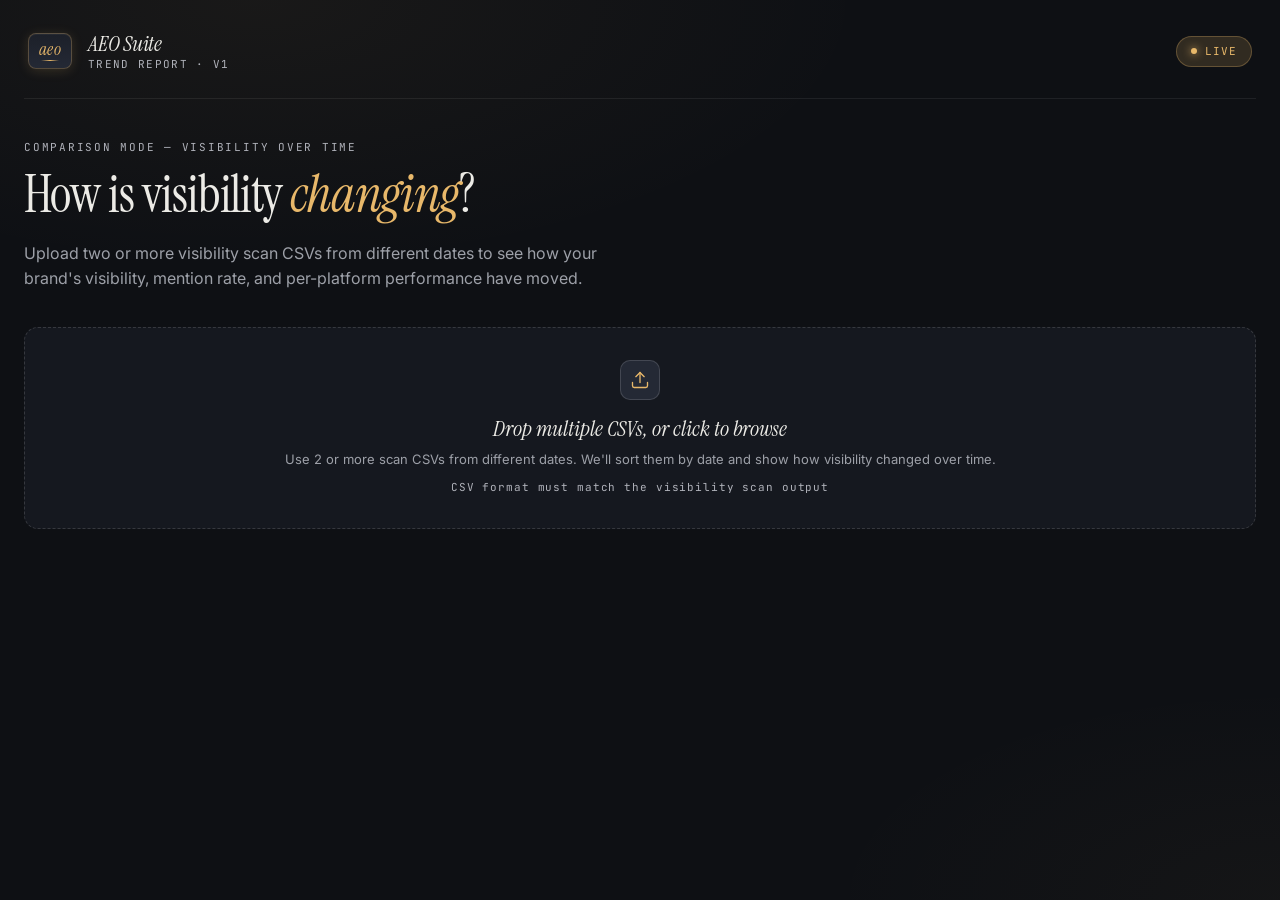
<file: trend-report.html>
<!doctype html>
<html lang="en">
  <head>
    <meta charset="UTF-8" />
    <meta name="viewport" content="width=device-width, initial-scale=1.0" />
    <title>Trend Report — AEO Suite</title>

    <link rel="stylesheet" href="shared/tokens.css" />

    <style>
      /* ============================================================
     Trend Report — v1 visibility trend over time
     ============================================================
     Page-specific styles. Shared tokens come from tokens.css.
     v1 scope: upload 2+ scan CSVs, see visibility over time +
     biggest query movers. Nothing else — keeping it tight.
     ============================================================ */

      /* ---------- Multi-CSV upload zone ---------- */
      .multi-upload {
        display: block; /* Labels default to inline, which makes the dashed
                           border render as disjoint rectangles around each
                           child line-box. Block fixes the border into a
                           single continuous shape. */
        padding: 32px 28px;
        background: var(--bg-1);
        border: 1px dashed var(--line-strong);
        border-radius: var(--radius);
        margin-bottom: 24px;
        position: relative;
        cursor: pointer;
        transition:
          border-color 0.15s,
          background 0.15s;
      }
      .multi-upload:hover,
      .multi-upload.is-dragover {
        border-color: var(--accent);
        background: var(--bg-2);
      }
      .multi-upload input[type="file"] {
        /* display:none rather than opacity:0 + inset. Some browsers still
       allocate intrinsic width for the native "Choose File" button even
       when opacity is 0, which leaks visible chrome (dashed-border tabs)
       through the left edge of the drop zone. Hiding it completely
       removes all layout influence, and we trigger the picker
       programmatically via the upload zone's click handler. */
        display: none;
      }
      .multi-upload .mu-icon {
        width: 40px;
        height: 40px;
        margin: 0 auto 12px;
        border-radius: 10px;
        background: var(--bg-3);
        border: 1px solid var(--line-strong);
        display: grid;
        place-items: center;
        color: var(--accent);
      }
      .multi-upload .mu-icon svg {
        width: 20px;
        height: 20px;
      }
      .multi-upload .mu-title {
        text-align: center;
        font-family: var(--serif);
        font-style: italic;
        font-size: 22px;
        color: var(--ink);
        margin-bottom: 4px;
      }
      .multi-upload .mu-sub {
        text-align: center;
        font-size: 13px;
        color: var(--ink-mute);
        line-height: 1.5;
      }
      .multi-upload .mu-hint {
        text-align: center;
        font-family: var(--mono);
        font-size: 11px;
        color: var(--ink-faint);
        letter-spacing: 0.08em;
        margin-top: 10px;
      }

      /* ---------- Loaded files panel ---------- */
      .loaded-panel {
        padding: 20px 24px;
        background: var(--bg-1);
        border: 1px solid var(--accent-line);
        border-radius: var(--radius);
        margin-bottom: 24px;
      }
      .loaded-head {
        display: flex;
        align-items: center;
        justify-content: space-between;
        gap: 12px;
        margin-bottom: 14px;
        flex-wrap: wrap;
      }
      .loaded-title {
        font-family: var(--serif);
        font-style: italic;
        font-size: 18px;
        color: var(--ink);
      }
      .loaded-actions {
        display: flex;
        gap: 8px;
      }
      .loaded-actions button {
        padding: 6px 12px;
        background: var(--bg-2);
        border: 1px solid var(--line-strong);
        border-radius: var(--radius-sm);
        color: var(--ink-mute);
        font-family: var(--mono);
        font-size: 10.5px;
        letter-spacing: 0.08em;
        text-transform: uppercase;
        cursor: pointer;
        transition: all 0.15s;
      }
      .loaded-actions button:hover {
        border-color: var(--accent);
        color: var(--accent);
      }
      .loaded-list {
        display: flex;
        flex-direction: column;
        gap: 6px;
      }
      .loaded-row {
        display: grid;
        grid-template-columns: 28px 1fr auto auto auto;
        gap: 12px;
        align-items: center;
        padding: 10px 12px;
        background: var(--bg-0);
        border: 1px solid var(--line);
        border-radius: var(--radius-sm);
        font-size: 13px;
      }
      .loaded-row.bad {
        border-color: rgba(217, 122, 111, 0.4);
        background: linear-gradient(
          135deg,
          rgba(217, 122, 111, 0.06) 0%,
          transparent 100%
        );
      }
      .loaded-row .lr-idx {
        font-family: var(--mono);
        font-size: 11px;
        color: var(--ink-faint);
      }
      .loaded-row .lr-file {
        font-family: var(--mono);
        color: var(--ink);
        word-break: break-all;
      }
      .loaded-row .lr-meta {
        font-family: var(--mono);
        font-size: 11px;
        color: var(--ink-mute);
        letter-spacing: 0.04em;
      }
      .loaded-row .lr-meta strong {
        color: var(--ink);
        font-weight: 500;
      }
      .loaded-row .lr-date {
        font-family: var(--serif);
        font-style: italic;
        font-size: 14px;
        color: var(--accent);
        white-space: nowrap;
      }
      .loaded-row .lr-remove {
        background: transparent;
        border: none;
        color: var(--ink-faint);
        cursor: pointer;
        font-family: var(--mono);
        font-size: 16px;
        padding: 2px 8px;
        border-radius: 4px;
        transition:
          color 0.15s,
          background 0.15s;
      }
      .loaded-row .lr-remove:hover {
        color: var(--bad);
        background: rgba(217, 122, 111, 0.08);
      }
      .loaded-warnings {
        margin-top: 12px;
        padding: 10px 14px;
        background: rgba(217, 122, 111, 0.06);
        border: 1px solid rgba(217, 122, 111, 0.3);
        border-radius: var(--radius-sm);
        font-size: 12.5px;
        color: var(--ink);
        line-height: 1.55;
      }
      .loaded-warnings strong {
        color: var(--bad);
      }

      /* ---------- Headline ---------- */
      .tr-headline {
        text-align: center;
        padding: 36px 24px 32px;
        background: linear-gradient(180deg, var(--bg-1) 0%, var(--bg-2) 100%);
        border: 1px solid var(--line);
        border-radius: var(--radius);
        margin-bottom: 24px;
        position: relative;
        overflow: hidden;
      }
      .tr-headline::before {
        content: "";
        position: absolute;
        top: 0;
        left: 50%;
        transform: translateX(-50%);
        width: 60%;
        height: 1px;
        background: linear-gradient(
          90deg,
          transparent,
          var(--accent),
          transparent
        );
      }
      .tr-headline .label {
        font-family: var(--mono);
        font-size: 11px;
        color: var(--ink-faint);
        letter-spacing: 0.16em;
        text-transform: uppercase;
        margin-bottom: 10px;
      }
      .tr-headline .delta-block {
        display: inline-flex;
        align-items: baseline;
        gap: 18px;
        margin-bottom: 14px;
      }
      .tr-headline .delta-val {
        font-family: var(--serif);
        font-style: italic;
        font-size: clamp(40px, 6vw, 64px);
        line-height: 1;
        letter-spacing: -0.02em;
        color: var(--ink);
      }
      .tr-headline .delta-val.up {
        color: var(--ok);
      }
      .tr-headline .delta-val.down {
        color: var(--bad);
      }
      .tr-headline .delta-val.flat {
        color: var(--ink-mute);
      }
      .tr-headline .delta-arrow {
        font-family: var(--serif);
        font-style: italic;
        font-size: clamp(28px, 4vw, 44px);
        line-height: 1;
        color: var(--ink-faint);
        margin: 0 4px;
        position: relative;
        top: -4px;
      }
      .tr-headline .delta-sub {
        font-family: var(--mono);
        font-size: 12px;
        color: var(--ink-mute);
        letter-spacing: 0.06em;
        text-transform: uppercase;
      }
      .tr-headline .span-meta {
        font-family: var(--mono);
        font-size: 11px;
        color: var(--ink-faint);
        letter-spacing: 0.08em;
        text-transform: uppercase;
      }

      /* ---------- Panels ---------- */
      .panel {
        background: var(--bg-1);
        border: 1px solid var(--line);
        border-radius: var(--radius);
        padding: 28px;
        margin-bottom: 20px;
      }
      .panel-label {
        font-family: var(--mono);
        font-size: 11px;
        color: var(--ink-faint);
        letter-spacing: 0.14em;
        text-transform: uppercase;
        margin-bottom: 18px;
        display: flex;
        align-items: center;
        gap: 10px;
      }
      .panel-label::before {
        content: "//";
        color: var(--accent);
      }

      /* ---------- Line chart ---------- */
      .chart-wrap {
        position: relative;
      }
      .chart-svg {
        width: 100%;
        height: 280px;
        display: block;
      }
      .chart-svg .grid line {
        stroke: var(--line);
        stroke-width: 1;
        stroke-dasharray: 2 3;
      }
      .chart-svg .axis text {
        font-family: var(--mono);
        font-size: 10px;
        fill: var(--ink-faint);
        letter-spacing: 0.04em;
      }
      .chart-svg .axis-line {
        stroke: var(--line-strong);
        stroke-width: 1;
      }
      .chart-svg .line {
        fill: none;
        stroke-width: 2;
        stroke-linecap: round;
        stroke-linejoin: round;
      }
      .chart-svg .line.you {
        stroke: var(--accent);
        stroke-width: 2.5;
      }
      .chart-svg .line.gpt {
        stroke: #9ec5e8;
      }
      .chart-svg .line.perplexity {
        stroke: #c8a878;
      }
      .chart-svg .line.ai_mode {
        stroke: #b39de0;
      }
      .chart-svg .dot {
        stroke: var(--bg-1);
        stroke-width: 2;
      }
      .chart-svg .dot.you {
        fill: var(--accent);
      }
      .chart-svg .dot.gpt {
        fill: #9ec5e8;
      }
      .chart-svg .dot.perplexity {
        fill: #c8a878;
      }
      .chart-svg .dot.ai_mode {
        fill: #b39de0;
      }

      .chart-legend {
        display: flex;
        gap: 18px;
        flex-wrap: wrap;
        margin-top: 14px;
        padding-top: 14px;
        border-top: 1px dashed var(--line);
        font-family: var(--mono);
        font-size: 11px;
        color: var(--ink-mute);
        letter-spacing: 0.06em;
      }
      .chart-legend .lg-item {
        display: flex;
        align-items: center;
        gap: 8px;
      }
      .chart-legend .swatch {
        width: 12px;
        height: 2px;
        border-radius: 2px;
      }
      .chart-legend .swatch.you {
        background: var(--accent);
        height: 3px;
      }
      .chart-legend .swatch.gpt {
        background: #9ec5e8;
      }
      .chart-legend .swatch.perplexity {
        background: #c8a878;
      }
      .chart-legend .swatch.ai_mode {
        background: #b39de0;
      }

      /* Tooltip on chart hover */
      .chart-tooltip {
        position: absolute;
        pointer-events: none;
        background: var(--bg-3);
        border: 1px solid var(--line-strong);
        border-radius: var(--radius-sm);
        padding: 8px 10px;
        font-family: var(--mono);
        font-size: 11px;
        color: var(--ink);
        box-shadow: 0 8px 24px rgba(0, 0, 0, 0.4);
        opacity: 0;
        transition: opacity 0.1s;
        z-index: 10;
        white-space: nowrap;
      }
      .chart-tooltip.show {
        opacity: 1;
      }
      .chart-tooltip .tt-date {
        color: var(--accent);
        font-style: italic;
        font-family: var(--serif);
        font-size: 13px;
        margin-bottom: 4px;
      }
      .chart-tooltip .tt-row {
        display: flex;
        align-items: center;
        gap: 8px;
        margin-top: 2px;
      }
      .chart-tooltip .tt-row .sw {
        width: 8px;
        height: 8px;
        border-radius: 50%;
      }
      .chart-tooltip .tt-row strong {
        color: var(--ink);
        margin-left: auto;
      }

      /* ---------- Movers table ---------- */
      .movers-list {
        display: flex;
        flex-direction: column;
        gap: 8px;
      }
      .mover-row {
        display: grid;
        grid-template-columns: 40px 1fr auto auto;
        gap: 14px;
        align-items: center;
        padding: 12px 14px;
        background: var(--bg-0);
        border: 1px solid var(--line);
        border-radius: var(--radius-sm);
      }
      .mover-row.up {
        border-left: 3px solid var(--ok);
      }
      .mover-row.down {
        border-left: 3px solid var(--bad);
      }
      .mover-row.flat {
        border-left: 3px solid var(--line-strong);
      }
      .mover-row .m-rank {
        font-family: var(--mono);
        font-size: 11px;
        color: var(--ink-faint);
        text-align: center;
      }
      .mover-row .m-query {
        font-family: var(--serif);
        font-style: italic;
        font-size: 15px;
        color: var(--ink);
        line-height: 1.3;
        word-break: break-word;
      }
      .mover-row .m-scores {
        font-family: var(--mono);
        font-size: 11px;
        color: var(--ink-mute);
        text-align: right;
        letter-spacing: 0.04em;
        line-height: 1.4;
      }
      .mover-row .m-scores .from {
        color: var(--ink-faint);
      }
      .mover-row .m-scores .arrow {
        color: var(--ink-faint);
        margin: 0 4px;
      }
      .mover-row .m-delta {
        font-family: var(--serif);
        font-style: italic;
        font-size: 22px;
        line-height: 1;
        text-align: right;
        white-space: nowrap;
      }
      .mover-row.up .m-delta {
        color: var(--ok);
      }
      .mover-row.down .m-delta {
        color: var(--bad);
      }
      .mover-row.flat .m-delta {
        color: var(--ink-mute);
      }

      /* ---------- Empty state ---------- */
      .empty-state {
        padding: 60px 32px;
        text-align: center;
        color: var(--ink-mute);
        background: var(--bg-1);
        border: 1px solid var(--line);
        border-radius: var(--radius);
      }
      .empty-state .ico {
        font-family: var(--serif);
        font-style: italic;
        font-size: 64px;
        color: var(--ink-faint);
        margin-bottom: 12px;
        line-height: 1;
      }
      .empty-state h3 {
        font-family: var(--serif);
        font-style: italic;
        font-weight: 400;
        font-size: 22px;
        color: var(--ink);
        margin-bottom: 8px;
      }

      #reportRoot {
        display: none;
      }
      #reportRoot.show {
        display: block;
      }

      @media (max-width: 720px) {
        .loaded-row {
          grid-template-columns: 24px 1fr auto;
          gap: 8px;
        }
        .loaded-row .lr-meta {
          grid-column: 2;
        }
        .loaded-row .lr-date {
          grid-column: 2;
        }
        .mover-row {
          grid-template-columns: 32px 1fr auto;
        }
        .mover-row .m-scores {
          grid-column: 2;
          text-align: left;
        }
        .panel {
          padding: 20px;
        }
      }
    </style>
  </head>

  <body>
    <div class="shell">
      <header class="topbar">
        <a href="index.html" class="brand-mark" aria-label="AEO Suite home"
          ><span>aeo</span></a
        >
        <div class="brand-text">
          <div class="product">AEO Suite</div>
          <div class="suite">Trend Report · v1</div>
        </div>
        <div class="topbar-spacer"></div>
        <div class="status-pill">LIVE</div>
      </header>

      <section class="hero">
        <div class="eyebrow">Comparison Mode — Visibility Over Time</div>
        <h1>How is visibility <em>changing</em>?</h1>
        <p>
          Upload two or more visibility scan CSVs from different dates to see
          how your brand's visibility, mention rate, and per-platform
          performance have moved.
        </p>
      </section>

      <!-- Multi-CSV upload zone -->
      <section id="uploadSection">
        <label class="multi-upload" id="multiUpload">
          <input type="file" id="csvInput" accept=".csv,text/csv" multiple />
          <div class="mu-icon">
            <svg
              viewBox="0 0 24 24"
              fill="none"
              stroke="currentColor"
              stroke-width="1.6"
              stroke-linecap="round"
              stroke-linejoin="round"
            >
              <path d="M21 15v4a2 2 0 0 1-2 2H5a2 2 0 0 1-2-2v-4" />
              <polyline points="17 8 12 3 7 8" />
              <line x1="12" y1="3" x2="12" y2="15" />
            </svg>
          </div>
          <div class="mu-title">Drop multiple CSVs, or click to browse</div>
          <div class="mu-sub">
            Use 2 or more scan CSVs from different dates. We'll sort them by
            date and show how visibility changed over time.
          </div>
          <div class="mu-hint">
            CSV format must match the visibility scan output
          </div>
        </label>
      </section>

      <!-- Loaded files list -->
      <section id="loadedSection"></section>

      <!-- Report -->
      <section id="reportRoot"></section>
    </div>

    <script src="shared/state.js"></script>
    <script>
      // ============================================================
      // Trend Report — v1
      // ============================================================
      // Reads multiple scan CSVs (one per upload), aligns them by date,
      // and shows visibility-over-time line chart + biggest query movers.
      //
      // Each scan is the same data shape we use elsewhere: rows with
      // Date, Brand, Query, Platform, Visibility Score, Mentions, etc.
      // ============================================================

      const PLATFORM_OPTIONS = [
        { key: "gpt", label: "GPT" },
        { key: "perplexity", label: "Perplexity" },
        { key: "ai_mode", label: "AI Mode" },
      ];

      // state.scans is an array of:
      //   { id, filename, rows, fields, brand, queries, date, avgScore, mentionRate, platformScores }
      // Sorted by date ascending.
      const state = {
        scans: [],
        warnings: [],
      };

      const els = {
        upload: document.getElementById("multiUpload"),
        csvInput: document.getElementById("csvInput"),
        loadedSection: document.getElementById("loadedSection"),
        reportRoot: document.getElementById("reportRoot"),
      };

      // ============================================================
      // CSV parser — same as other tools, kept inline for parity
      // ============================================================
      function parseCsvToObjects(text) {
        const lines = [];
        let cur = "",
          inQ = false,
          row = [];
        for (let i = 0; i < text.length; i++) {
          const c = text[i];
          if (inQ) {
            if (c === '"' && text[i + 1] === '"') {
              cur += '"';
              i++;
            } else if (c === '"') inQ = false;
            else cur += c;
          } else {
            if (c === '"') inQ = true;
            else if (c === ",") {
              row.push(cur);
              cur = "";
            } else if (c === "\n" || c === "\r") {
              if (cur !== "" || row.length) {
                row.push(cur);
                lines.push(row);
                row = [];
                cur = "";
              }
              if (c === "\r" && text[i + 1] === "\n") i++;
            } else cur += c;
          }
        }
        if (cur !== "" || row.length) {
          row.push(cur);
          lines.push(row);
        }
        if (lines.length === 0) return [];
        const headers = lines[0];
        return lines.slice(1).map((arr) => {
          const obj = {};
          headers.forEach((h, i) => {
            obj[h] = arr[i] ?? "";
          });
          return obj;
        });
      }

      // ============================================================
      // Field resolver — same union-across-rows pattern used elsewhere.
      // A sparse first row can't hide field names from the resolver.
      // ============================================================
      function resolveFields(rowsOrSample) {
        const sources = Array.isArray(rowsOrSample)
          ? rowsOrSample
          : [rowsOrSample];
        const keySet = new Set();
        sources.forEach((row) => {
          if (row && typeof row === "object") {
            Object.keys(row).forEach((k) => keySet.add(k));
          }
        });
        const keys = Array.from(keySet);
        const norm = (k) =>
          String(k)
            .trim()
            .toLowerCase()
            .replace(/[\s_-]+/g, " ");
        const find = (...patterns) => {
          for (const k of keys) {
            const n = norm(k);
            for (const p of patterns) if (p.test(n)) return k;
          }
          return null;
        };
        return {
          date: find(/^date$/, /timestamp/),
          brand: find(/^brand$/, /brand name/, /^company$/),
          platform: find(/^platform$/, /channel/),
          query: find(/^query$/, /search query/, /^question$/),
          rawOutput: find(/raw output/, /model output/, /^response$/),
          score: find(/visibility score/, /visbility score/, /^score$/),
          mentions: keys
            .filter((k) => /mention/i.test(k))
            .sort((a, b) => {
              const an = parseInt((a.match(/\d+/) || [0])[0]);
              const bn = parseInt((b.match(/\d+/) || [0])[0]);
              return an - bn;
            }),
        };
      }

      function fieldVal(row, key, fb = "") {
        if (!key) return fb;
        const v = row[key];
        if (v === undefined || v === null) return fb;
        return typeof v === "string" ? v.trim() : v;
      }

      function normalizePlatform(v) {
        return String(v || "")
          .trim()
          .toLowerCase()
          .replace(/[\s-]+/g, "_");
      }

      function parseScore(v) {
        if (v === null || v === undefined || v === "") return null;
        const s = String(v).replace(/%/g, "").trim();
        if (s === "" || isNaN(s)) return null;
        return parseFloat(s);
      }

      function brandKey(name) {
        return String(name || "")
          .toLowerCase()
          .replace(/\b(inc|llc|ltd|corp|co|the|health|wellness|clinic)\b/g, "")
          .replace(/[^a-z0-9]+/g, "")
          .trim();
      }

      // Two-pass spacing-tolerant brand matcher — same as other tools.
      function brandMatcher(brandLower) {
        if (!brandLower) return null;
        const dense = brandLower.replace(/[^a-z0-9]+/gi, "").toLowerCase();
        if (!dense) return null;
        const tokens = brandLower.split(/[^a-z0-9]+/i).filter(Boolean);
        const escaped = tokens
          .map((t) => t.replace(/[.*+?^${}()|[\]\\]/g, "\\$&"))
          .join("\\s*");
        return {
          dense,
          tokenRe: new RegExp("\\b" + escaped + "\\b", "i"),
        };
      }
      function brandAppears(matcher, hay) {
        if (!matcher) return false;
        if (matcher.tokenRe.test(hay)) return true;
        const lowerHay = String(hay).toLowerCase();
        const denseChars = [],
          positions = [];
        for (let i = 0; i < lowerHay.length; i++) {
          const c = lowerHay[i];
          if ((c >= "a" && c <= "z") || (c >= "0" && c <= "9")) {
            denseChars.push(c);
            positions.push(i);
          }
        }
        const denseHay = denseChars.join("");
        const target = matcher.dense;
        let searchFrom = 0;
        while (true) {
          const idx = denseHay.indexOf(target, searchFrom);
          if (idx === -1) return false;
          const startInHay = positions[idx];
          const endInHay = positions[idx + target.length - 1] + 1;
          const charBefore = startInHay > 0 ? lowerHay[startInHay - 1] : "";
          const charAfter =
            endInHay < lowerHay.length ? lowerHay[endInHay] : "";
          const beforeIsWord = /[a-z0-9_]/.test(charBefore);
          const afterIsWord = /[a-z0-9_]/.test(charAfter);
          if (!beforeIsWord && !afterIsWord) return true;
          searchFrom = idx + 1;
        }
      }
      function rowMentionsBrand(row, fields, brandRe) {
        if (!brandRe) return false;
        const hay =
          fieldVal(row, fields.rawOutput) +
          " " +
          fields.mentions.map((k) => fieldVal(row, k)).join(" ");
        return brandAppears(brandRe, hay);
      }

      // ============================================================
      // Parse a single scan into the standard shape
      // ============================================================
      function parseScan(rows, filename) {
        if (!rows || rows.length === 0) {
          return { error: "CSV has no data rows", filename };
        }
        const fields = resolveFields(rows);
        if (!fields.brand || !fields.score) {
          return {
            error: "Missing required columns (Brand and/or Visibility Score)",
            filename,
          };
        }

        const brand = String(fieldVal(rows[0], fields.brand) || "").trim();
        if (!brand) return { error: "Brand field is empty in row 1", filename };

        // Pick the scan's date — use the date from the first row that has one.
        // If multiple dates exist within one CSV, that's a multi-day scan and
        // we use the earliest date as the canonical timestamp.
        let scanDate = null;
        if (fields.date) {
          const dates = rows
            .map((r) => String(fieldVal(r, fields.date) || "").trim())
            .filter(Boolean);
          if (dates.length > 0) {
            // Sort lexicographically — ISO format (YYYY-MM-DD) sorts correctly.
            const sortedDates = [...dates].sort();
            scanDate = sortedDates[0];
          }
        }
        // Fall back to filename heuristic — look for YYYY-MM-DD pattern in name
        if (!scanDate) {
          const m = filename.match(/(\d{4}-\d{2}-\d{2})/);
          if (m) scanDate = m[1];
        }
        if (!scanDate) {
          return {
            error: "No date field in CSV and no YYYY-MM-DD in filename",
            filename,
          };
        }

        // Compute scan-level metrics
        const brandRe = brandMatcher(brand.toLowerCase());
        let scoreSum = 0,
          scoreCount = 0;
        let mentionedRows = 0;
        const queries = new Set();
        // Per-platform: { gpt: [scores], perplexity: [scores], ai_mode: [scores] }
        const perPlatform = {};
        // Per-query best score across platforms (for movers calc)
        const perQuery = {};

        rows.forEach((row) => {
          const q = String(fieldVal(row, fields.query) || "").trim();
          if (q) queries.add(q);

          const score = parseScore(fieldVal(row, fields.score));
          if (score !== null) {
            scoreSum += score;
            scoreCount += 1;
          }

          if (rowMentionsBrand(row, fields, brandRe)) {
            mentionedRows += 1;
          }

          const platform = normalizePlatform(fieldVal(row, fields.platform));
          if (platform && score !== null) {
            if (!perPlatform[platform]) perPlatform[platform] = [];
            perPlatform[platform].push(score);
          }

          // Track per-query average score (across platforms for that query in this scan)
          if (q && score !== null) {
            if (!perQuery[q]) perQuery[q] = [];
            perQuery[q].push(score);
          }
        });

        const avgScore = scoreCount > 0 ? scoreSum / scoreCount : null;
        const mentionRate =
          rows.length > 0 ? (mentionedRows / rows.length) * 100 : null;
        const platformScores = {};
        Object.entries(perPlatform).forEach(([p, arr]) => {
          platformScores[p] =
            arr.length > 0 ? arr.reduce((s, x) => s + x, 0) / arr.length : null;
        });

        // Average per-query score (across platforms)
        const queryScores = {};
        Object.entries(perQuery).forEach(([q, arr]) => {
          queryScores[q] =
            arr.length > 0 ? arr.reduce((s, x) => s + x, 0) / arr.length : null;
        });

        return {
          id: "scan-" + Math.random().toString(36).slice(2, 9),
          filename,
          rows,
          fields,
          brand,
          queries: Array.from(queries),
          date: scanDate,
          avgScore,
          mentionRate,
          platformScores,
          queryScores,
          rowCount: rows.length,
        };
      }

      // ============================================================
      // Upload handling
      // ============================================================
      els.upload.addEventListener("dragover", (e) => {
        e.preventDefault();
        els.upload.classList.add("is-dragover");
      });
      els.upload.addEventListener("dragleave", () =>
        els.upload.classList.remove("is-dragover"),
      );
      els.upload.addEventListener("drop", (e) => {
        e.preventDefault();
        els.upload.classList.remove("is-dragover");
        const files = Array.from(e.dataTransfer.files).filter((f) =>
          /\.csv$/i.test(f.name),
        );
        if (files.length > 0) ingestFiles(files);
      });
      els.csvInput.addEventListener("change", (e) => {
        const files = Array.from(e.target.files);
        if (files.length > 0) ingestFiles(files);
        // Reset the input so the same file can be re-added if removed
        e.target.value = "";
      });

      function ingestFiles(files) {
        let remaining = files.length;
        files.forEach((file) => {
          const reader = new FileReader();
          reader.onload = (e) => {
            try {
              const rows = parseCsvToObjects(e.target.result);
              const scan = parseScan(rows, file.name);
              if (scan.error) {
                state.warnings.push({ filename: file.name, error: scan.error });
              } else {
                state.scans.push(scan);
              }
            } catch (err) {
              state.warnings.push({
                filename: file.name,
                error: "Parse error: " + err.message,
              });
            }
            remaining -= 1;
            if (remaining === 0) finalizeIngest();
          };
          reader.readAsText(file);
        });
      }

      function finalizeIngest() {
        // Sort scans by date ascending
        state.scans.sort((a, b) => a.date.localeCompare(b.date));

        // Validate consistency: same brand, distinct dates
        const cross = validateScans();

        renderLoadedPanel(cross);
        if (state.scans.length >= 2 && cross.canRender) {
          render();
        } else {
          els.reportRoot.classList.remove("show");
          els.reportRoot.innerHTML = "";
        }
      }

      function validateScans() {
        const warnings = [];
        let canRender = true;

        if (state.scans.length === 0) {
          return { warnings, canRender: false };
        }

        // Check all scans are the same brand (by brandKey)
        const brandKeys = new Set(state.scans.map((s) => brandKey(s.brand)));
        if (brandKeys.size > 1) {
          const list = state.scans.map((s) => `"${s.brand}"`).join(", ");
          warnings.push(
            `Mixed brands detected: ${list}. All scans must be for the same brand.`,
          );
          canRender = false;
        }

        // Check for duplicate dates
        const dateMap = {};
        state.scans.forEach((s) => {
          if (!dateMap[s.date]) dateMap[s.date] = [];
          dateMap[s.date].push(s);
        });
        const dupes = Object.entries(dateMap).filter(
          ([, arr]) => arr.length > 1,
        );
        if (dupes.length > 0) {
          const dupList = dupes
            .map(([d, arr]) => `${d} (${arr.length} scans)`)
            .join(", ");
          warnings.push(
            `Duplicate dates: ${dupList}. Each scan needs a unique date for trend analysis.`,
          );
          canRender = false;
        }

        if (state.scans.length < 2 && state.warnings.length === 0) {
          warnings.push("Upload at least one more scan to see a trend.");
          canRender = false;
        }

        return { warnings, canRender };
      }

      function renderLoadedPanel(validation) {
        if (state.scans.length === 0 && state.warnings.length === 0) {
          els.loadedSection.innerHTML = "";
          return;
        }

        const rows = state.scans
          .map(
            (s, i) => `
      <div class="loaded-row" data-id="${s.id}">
        <div class="lr-idx">${String(i + 1).padStart(2, "0")}</div>
        <div>
          <div class="lr-file">${escapeHtml(s.filename)}</div>
          <div class="lr-meta">${escapeHtml(s.brand)} · ${s.rowCount} rows · ${s.queries.length} ${s.queries.length === 1 ? "query" : "queries"} · avg ${s.avgScore !== null ? Math.round(s.avgScore) + "%" : "—"}</div>
        </div>
        <div class="lr-meta">&nbsp;</div>
        <div class="lr-date">${escapeHtml(s.date)}</div>
        <button class="lr-remove" data-remove="${s.id}" title="Remove this scan">×</button>
      </div>
    `,
          )
          .join("");

        // Files that failed to parse
        const errorRows = state.warnings
          .map(
            (w) => `
      <div class="loaded-row bad">
        <div class="lr-idx">!</div>
        <div>
          <div class="lr-file">${escapeHtml(w.filename)}</div>
          <div class="lr-meta" style="color: var(--bad);">${escapeHtml(w.error)}</div>
        </div>
        <div class="lr-meta">&nbsp;</div>
        <div class="lr-date" style="color: var(--bad);">Skipped</div>
        <button class="lr-remove" data-clear-warning="${escapeHtml(w.filename)}" title="Dismiss">×</button>
      </div>
    `,
          )
          .join("");

        const validationWarnings =
          validation.warnings.length > 0
            ? `<div class="loaded-warnings"><strong>Cannot render trend:</strong> ${validation.warnings.map(escapeHtml).join("<br/>")}</div>`
            : "";

        els.loadedSection.innerHTML = `
      <div class="loaded-panel">
        <div class="loaded-head">
          <div class="loaded-title">Loaded ${state.scans.length} ${state.scans.length === 1 ? "scan" : "scans"}${state.warnings.length > 0 ? ` · ${state.warnings.length} failed` : ""}</div>
          <div class="loaded-actions">
            <button id="addMoreBtn" type="button">+ Add more CSVs</button>
            <button id="clearAllBtn" type="button">Clear all</button>
          </div>
        </div>
        <div class="loaded-list">
          ${rows}
          ${errorRows}
        </div>
        ${validationWarnings}
      </div>
    `;

        // Wire handlers
        document.querySelectorAll("[data-remove]").forEach((btn) => {
          btn.addEventListener("click", () => {
            const id = btn.getAttribute("data-remove");
            state.scans = state.scans.filter((s) => s.id !== id);
            finalizeIngest();
          });
        });
        document.querySelectorAll("[data-clear-warning]").forEach((btn) => {
          btn.addEventListener("click", () => {
            const fn = btn.getAttribute("data-clear-warning");
            state.warnings = state.warnings.filter((w) => w.filename !== fn);
            finalizeIngest();
          });
        });
        document.getElementById("addMoreBtn").addEventListener("click", () => {
          els.csvInput.click();
        });
        document.getElementById("clearAllBtn").addEventListener("click", () => {
          state.scans = [];
          state.warnings = [];
          els.loadedSection.innerHTML = "";
          els.reportRoot.classList.remove("show");
          els.reportRoot.innerHTML = "";
        });
      }

      // ============================================================
      // RENDER
      // ============================================================
      function render() {
        const scans = state.scans;
        const first = scans[0];
        const last = scans[scans.length - 1];

        // Use the union of brand names but the brandKey-normalized form for matching
        const brandLabel = first.brand;

        // ---------- Headline delta ----------
        const firstScore = first.avgScore ?? 0;
        const lastScore = last.avgScore ?? 0;
        const delta = lastScore - firstScore;
        const deltaDirection =
          delta > 0.5 ? "up" : delta < -0.5 ? "down" : "flat";
        const deltaSign = delta > 0 ? "+" : "";

        let html = `
      <div class="tr-headline">
        <div class="label">Visibility Trend · ${escapeHtml(brandLabel)}</div>
        <div class="delta-block">
          <div class="delta-val">${Math.round(firstScore)}%</div>
          <div class="delta-arrow">→</div>
          <div class="delta-val ${deltaDirection}">${Math.round(lastScore)}%</div>
        </div>
        <div class="delta-sub" style="margin-bottom: 8px;">
          <span class="delta-val ${deltaDirection}" style="font-size: 18px;">${deltaSign}${Math.round(delta * 10) / 10}pts</span>
          across ${scans.length} ${scans.length === 1 ? "scan" : "scans"}
        </div>
        <div class="span-meta">${escapeHtml(first.date)} → ${escapeHtml(last.date)}</div>
      </div>
    `;

        // ---------- Visibility-over-time line chart ----------
        html += renderVisibilityChart(scans);

        // ---------- Mention rate over time ----------
        html += renderMentionRateChart(scans);

        // ---------- Biggest movers ----------
        html += renderMovers(scans);

        els.reportRoot.innerHTML = html;
        els.reportRoot.classList.add("show");

        wireChartHovers();
      }

      // ============================================================
      // Visibility chart — overall + per-platform lines
      // ============================================================
      function renderVisibilityChart(scans) {
        // Build series. "you" = overall avgScore. Then per-platform.
        const series = [
          {
            key: "you",
            label: "Overall",
            data: scans.map((s) => ({ date: s.date, value: s.avgScore })),
          },
        ];
        PLATFORM_OPTIONS.forEach((p) => {
          const data = scans.map((s) => ({
            date: s.date,
            value: s.platformScores[p.key],
          }));
          // Only include platform if it has data in at least one scan
          if (data.some((d) => d.value !== null && d.value !== undefined)) {
            series.push({ key: p.key, label: p.label, data });
          }
        });

        const chartSvg = buildLineChart(
          series,
          scans.map((s) => s.date),
          0,
          100,
        );

        return `
      <div class="panel" id="visibilityChart">
        <div class="panel-label">Visibility Score Over Time</div>
        <div class="chart-wrap" data-chart-type="visibility">
          ${chartSvg}
          <div class="chart-tooltip"></div>
        </div>
        <div class="chart-legend">
          ${series.map((s) => `<span class="lg-item"><span class="swatch ${s.key}"></span>${escapeHtml(s.label)}</span>`).join("")}
        </div>
      </div>
    `;
      }

      function renderMentionRateChart(scans) {
        const data = scans.map((s) => ({ date: s.date, value: s.mentionRate }));
        const series = [{ key: "you", label: "Mention rate", data }];
        const chartSvg = buildLineChart(
          series,
          scans.map((s) => s.date),
          0,
          100,
        );

        const first = data[0].value || 0;
        const last = data[data.length - 1].value || 0;
        const delta = last - first;
        const deltaSign = delta > 0 ? "+" : "";

        return `
      <div class="panel" id="mentionRateChart">
        <div class="panel-label">Mention Rate Over Time</div>
        <div style="font-size: 13px; color: var(--ink-mute); margin-bottom: 14px;">
          What share of AI responses named your brand. <strong style="color: ${delta > 0 ? "var(--ok)" : delta < 0 ? "var(--bad)" : "var(--ink-mute)"};">${deltaSign}${Math.round(delta * 10) / 10}pts</strong> over the span.
        </div>
        <div class="chart-wrap" data-chart-type="mentionRate">
          ${chartSvg}
          <div class="chart-tooltip"></div>
        </div>
      </div>
    `;
      }

      // ============================================================
      // SVG line chart builder
      // ============================================================
      // viewBox 0..1000 wide, 0..280 tall. Padding for axis labels.
      function buildLineChart(series, dateLabels, yMin, yMax) {
        const PAD_LEFT = 36,
          PAD_RIGHT = 12,
          PAD_TOP = 12,
          PAD_BOTTOM = 28;
        const W = 1000,
          H = 280;
        const innerW = W - PAD_LEFT - PAD_RIGHT;
        const innerH = H - PAD_TOP - PAD_BOTTOM;
        const n = dateLabels.length;

        // X positions for each scan
        const xPos = (i) =>
          PAD_LEFT + (n === 1 ? innerW / 2 : (i / (n - 1)) * innerW);
        // Y position from value
        const yPos = (v) => {
          if (v === null || v === undefined || isNaN(v)) return null;
          const clamped = Math.max(yMin, Math.min(yMax, v));
          return PAD_TOP + innerH - ((clamped - yMin) / (yMax - yMin)) * innerH;
        };

        // Gridlines at 0/25/50/75/100
        const yTicks = [0, 25, 50, 75, 100];
        const gridLines = yTicks
          .map((t) => {
            const y = yPos(t);
            return `<line x1="${PAD_LEFT}" y1="${y}" x2="${W - PAD_RIGHT}" y2="${y}"/>`;
          })
          .join("");
        const yLabels = yTicks
          .map((t) => {
            const y = yPos(t);
            return `<text x="${PAD_LEFT - 6}" y="${y + 3}" text-anchor="end">${t}%</text>`;
          })
          .join("");

        // X-axis date labels — show first, last, and middle ones (avoid crowding)
        const xLabels = dateLabels
          .map((d, i) => {
            // Always show first and last; show middle ones if few enough
            const showAll = n <= 6;
            const showThis =
              i === 0 ||
              i === n - 1 ||
              showAll ||
              (n > 6 && i % Math.ceil(n / 5) === 0);
            if (!showThis) return "";
            const x = xPos(i);
            // Anchor: start for first, end for last, middle otherwise
            const anchor = i === 0 ? "start" : i === n - 1 ? "end" : "middle";
            return `<text x="${x}" y="${H - 8}" text-anchor="${anchor}">${escapeHtml(d)}</text>`;
          })
          .join("");

        // Lines + dots for each series
        const seriesMarkup = series
          .map((s) => {
            const points = s.data.map((d, i) => {
              const y = yPos(d.value);
              if (y === null) return null;
              return { x: xPos(i), y, value: d.value, date: d.date };
            });
            // Build path that breaks on nulls
            let path = "";
            let started = false;
            points.forEach((p) => {
              if (p === null) {
                started = false;
                return;
              }
              path +=
                (started ? " L " : "M ") +
                p.x.toFixed(1) +
                " " +
                p.y.toFixed(1);
              started = true;
            });
            const dots = points
              .map((p) =>
                p === null
                  ? ""
                  : `<circle class="dot ${s.key}" cx="${p.x.toFixed(1)}" cy="${p.y.toFixed(1)}" r="4" data-series="${s.key}" data-label="${escapeHtml(s.label)}" data-date="${escapeHtml(p.date)}" data-value="${Math.round(p.value * 10) / 10}"/>`,
              )
              .join("");
            return `<path class="line ${s.key}" d="${path}"/>${dots}`;
          })
          .join("");

        return `
      <svg class="chart-svg" viewBox="0 0 ${W} ${H}" preserveAspectRatio="none">
        <g class="grid">${gridLines}</g>
        <g class="axis">${yLabels}${xLabels}</g>
        <line class="axis-line" x1="${PAD_LEFT}" y1="${PAD_TOP + innerH}" x2="${W - PAD_RIGHT}" y2="${PAD_TOP + innerH}"/>
        ${seriesMarkup}
      </svg>
    `;
      }

      function wireChartHovers() {
        document.querySelectorAll(".chart-wrap").forEach((wrap) => {
          const tip = wrap.querySelector(".chart-tooltip");
          const dots = wrap.querySelectorAll(".dot");
          dots.forEach((dot) => {
            dot.addEventListener("mouseenter", (e) => {
              const series = dot.getAttribute("data-series");
              const label = dot.getAttribute("data-label");
              const date = dot.getAttribute("data-date");
              const value = dot.getAttribute("data-value");
              tip.innerHTML = `
            <div class="tt-date">${escapeHtml(date)}</div>
            <div class="tt-row"><span class="sw" style="background: ${seriesColor(series)};"></span>${escapeHtml(label)} <strong>${value}%</strong></div>
          `;
              // Position tooltip near the dot
              const rect = dot.getBoundingClientRect();
              const wrapRect = wrap.getBoundingClientRect();
              tip.style.left =
                rect.left - wrapRect.left + rect.width / 2 + "px";
              tip.style.top = rect.top - wrapRect.top - 8 + "px";
              tip.style.transform = "translate(-50%, -100%)";
              tip.classList.add("show");
            });
            dot.addEventListener("mouseleave", () => {
              tip.classList.remove("show");
            });
          });
        });
      }

      function seriesColor(key) {
        return (
          {
            you: "var(--accent)",
            gpt: "#9ec5e8",
            perplexity: "#c8a878",
            ai_mode: "#b39de0",
          }[key] || "var(--ink-mute)"
        );
      }

      // ============================================================
      // Biggest movers — queries with the biggest first→last delta
      // ============================================================
      function renderMovers(scans) {
        const first = scans[0];
        const last = scans[scans.length - 1];

        // Build set of queries common to both first and last
        const commonQueries = first.queries.filter((q) =>
          last.queries.includes(q),
        );

        if (commonQueries.length === 0) {
          return `
        <div class="panel">
          <div class="panel-label">Biggest Movers</div>
          <div class="empty-state" style="margin: 0;">
            <div class="ico">∅</div>
            <h3>No common queries</h3>
            <p>The first and last scans don't share any queries, so per-query movement can't be calculated.</p>
          </div>
        </div>
      `;
        }

        // Compute deltas
        const moves = commonQueries.map((q) => {
          const firstScore = first.queryScores[q] ?? 0;
          const lastScore = last.queryScores[q] ?? 0;
          return {
            query: q,
            firstScore,
            lastScore,
            delta: lastScore - firstScore,
          };
        });

        // Take top movers by absolute delta, then sort by signed delta (gains first)
        moves.sort((a, b) => Math.abs(b.delta) - Math.abs(a.delta));
        const topMoves = moves.slice(0, 10);
        topMoves.sort((a, b) => b.delta - a.delta);

        const rows = topMoves
          .map((m, i) => {
            const dir = m.delta > 0.5 ? "up" : m.delta < -0.5 ? "down" : "flat";
            const sign = m.delta > 0 ? "+" : "";
            return `
        <div class="mover-row ${dir}">
          <div class="m-rank">${String(i + 1).padStart(2, "0")}</div>
          <div class="m-query">"${escapeHtml(m.query)}"</div>
          <div class="m-scores">
            <span class="from">${Math.round(m.firstScore)}%</span>
            <span class="arrow">→</span>
            ${Math.round(m.lastScore)}%
          </div>
          <div class="m-delta">${sign}${Math.round(m.delta * 10) / 10}</div>
        </div>
      `;
          })
          .join("");

        const newOrDropped =
          first.queries.length + last.queries.length - commonQueries.length * 2;
        const noteBits = [];
        if (newOrDropped > 0) {
          noteBits.push(
            `${newOrDropped} ${newOrDropped === 1 ? "query" : "queries"} appeared in only one of the two endpoint scans (not shown — needs both to compute movement)`,
          );
        }

        return `
      <div class="panel">
        <div class="panel-label">Biggest Movers · ${commonQueries.length} ${commonQueries.length === 1 ? "query" : "queries"} compared</div>
        <div style="font-size: 13px; color: var(--ink-mute); margin-bottom: 14px;">
          Queries with the largest visibility-score change from <strong style="color: var(--ink);">${escapeHtml(first.date)}</strong> to <strong style="color: var(--ink);">${escapeHtml(last.date)}</strong>. ${noteBits.join(". ")}${noteBits.length > 0 ? "." : ""}
        </div>
        <div class="movers-list">${rows}</div>
      </div>
    `;
      }

      // ============================================================
      // Helpers
      // ============================================================
      function escapeHtml(s) {
        return String(s ?? "")
          .replace(/&/g, "&amp;")
          .replace(/</g, "&lt;")
          .replace(/>/g, "&gt;")
          .replace(/"/g, "&quot;")
          .replace(/'/g, "&#039;");
      }
    </script>
  </body>
</html>
</file>
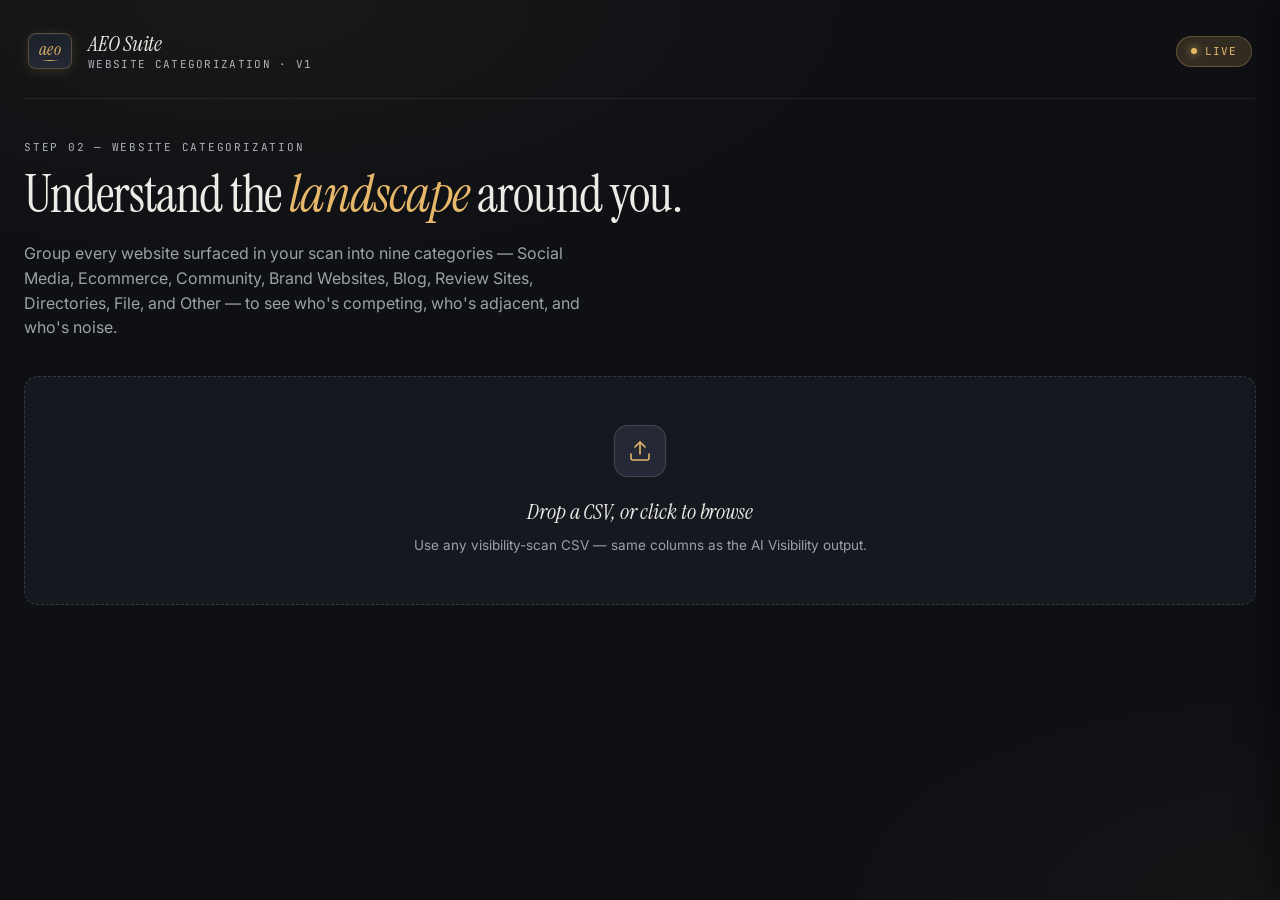
<file: website-categorization.html>
<!doctype html>
<html lang="en">
  <head>
    <meta charset="UTF-8" />
    <meta name="viewport" content="width=device-width, initial-scale=1.0" />
    <title>Website Categorization — AEO Suite</title>

    <link rel="stylesheet" href="shared/tokens.css" />

    <style>
      /* ============================================================
     Page-specific styles
     ============================================================ */

      .source-section {
        margin-bottom: 32px;
      }

      /* Loading state */
      .loading-card {
        padding: 48px 32px;
        text-align: center;
        background: var(--bg-1);
        border: 1px solid var(--accent-line);
        border-radius: var(--radius);
        margin-bottom: 24px;
      }
      .loading-card .spinner {
        display: inline-block;
        width: 28px;
        height: 28px;
        border: 3px solid var(--line-strong);
        border-top-color: var(--accent);
        border-radius: 50%;
        animation: cat-spin 0.8s linear infinite;
        margin-bottom: 18px;
      }
      @keyframes cat-spin {
        to {
          transform: rotate(360deg);
        }
      }
      .loading-card .ttl {
        font-family: var(--serif);
        font-style: italic;
        font-size: 22px;
        margin-bottom: 6px;
        color: var(--ink);
      }
      .loading-card .meta {
        font-family: var(--mono);
        font-size: 11px;
        color: var(--ink-faint);
        letter-spacing: 0.1em;
        text-transform: uppercase;
      }

      /* Headline summary */
      .cat-headline {
        text-align: center;
        padding: 36px 24px 32px;
        background: linear-gradient(180deg, var(--bg-1) 0%, var(--bg-2) 100%);
        border: 1px solid var(--line);
        border-radius: var(--radius);
        margin-bottom: 24px;
        position: relative;
        overflow: hidden;
      }
      .cat-headline::before {
        content: "";
        position: absolute;
        top: 0;
        left: 50%;
        transform: translateX(-50%);
        width: 60%;
        height: 1px;
        background: linear-gradient(
          90deg,
          transparent,
          var(--accent),
          transparent
        );
      }
      .cat-headline .label {
        font-family: var(--mono);
        font-size: 11px;
        color: var(--ink-faint);
        letter-spacing: 0.16em;
        text-transform: uppercase;
        margin-bottom: 10px;
      }
      .cat-headline .ttl {
        font-family: var(--serif);
        font-style: italic;
        font-size: clamp(28px, 4vw, 40px);
        line-height: 1.1;
        letter-spacing: -0.01em;
        margin-bottom: 14px;
        color: var(--ink);
      }
      .cat-headline .ttl em {
        color: var(--accent);
      }
      .cat-headline .meta {
        display: flex;
        justify-content: center;
        align-items: center;
        gap: 14px;
        font-family: var(--mono);
        font-size: 11px;
        color: var(--ink-faint);
        letter-spacing: 0.08em;
        text-transform: uppercase;
        flex-wrap: wrap;
        margin-top: 4px;
      }
      .cat-headline .meta .dot {
        width: 3px;
        height: 3px;
        background: var(--ink-faint);
        border-radius: 50%;
      }

      /* Panel primitive (matches dashboard) */
      .panel {
        background: var(--bg-1);
        border: 1px solid var(--line);
        border-radius: var(--radius);
        padding: 28px;
        margin-bottom: 20px;
        margin-top: 20px;
      }
      .panel-label {
        font-family: var(--mono);
        font-size: 11px;
        color: var(--ink-faint);
        letter-spacing: 0.14em;
        text-transform: uppercase;
        margin-bottom: 18px;
        display: flex;
        align-items: center;
        gap: 10px;
      }
      .panel-label::before {
        content: "//";
        color: var(--accent);
      }

      /* ---------- Distribution stacked bar ---------- */
      .dist-wrap {
        margin-top: 8px;
      }
      .dist-bar {
        display: flex;
        height: 32px;
        border-radius: var(--radius-sm);
        overflow: visible;
        background: var(--bg-0);
        border: 1px solid var(--line);
        position: relative;
      }
      .dist-seg {
        display: flex;
        align-items: center;
        justify-content: center;
        font-family: var(--mono);
        font-size: 11px;
        color: var(--bg-0);
        font-weight: 600;
        transition: filter 0.15s;
        white-space: nowrap;
        position: relative;
        cursor: default;
      }
      .dist-seg > .seg-label {
        overflow: hidden;
        white-space: nowrap;
        text-overflow: clip;
        max-width: 100%;
      }
      .dist-seg:first-child {
        border-top-left-radius: var(--radius-sm);
        border-bottom-left-radius: var(--radius-sm);
      }
      .dist-seg:last-child {
        border-top-right-radius: var(--radius-sm);
        border-bottom-right-radius: var(--radius-sm);
      }
      .dist-seg:hover {
        filter: brightness(1.15);
      }
      .dist-seg.tiny {
        font-size: 0;
      } /* hide label when segment is too narrow */

      .dist-legend {
        display: grid;
        grid-template-columns: repeat(auto-fill, minmax(180px, 1fr));
        gap: 8px;
        margin-top: 18px;
      }
      .dist-legend .li {
        display: flex;
        align-items: center;
        gap: 10px;
        font-size: 13px;
        padding: 8px 12px;
        background: var(--bg-0);
        border: 1px solid var(--line);
        border-radius: var(--radius-sm);
      }
      .dist-legend .swatch {
        width: 12px;
        height: 12px;
        border-radius: 3px;
        flex-shrink: 0;
      }
      .dist-legend .li-name {
        color: var(--ink);
        flex: 1;
      }
      .dist-legend .li-count {
        font-family: var(--mono);
        font-size: 11px;
        color: var(--ink-faint);
      }

      /* ---------- Category groups grid ---------- */
      .cat-grid {
        display: grid;
        grid-template-columns: repeat(auto-fill, minmax(360px, 1fr));
        gap: 16px;
      }

      .cat-group {
        background: var(--bg-1);
        border: 1px solid var(--line);
        border-radius: var(--radius);
        overflow: hidden;
        display: flex;
        flex-direction: column;
        transition: border-color 0.2s;
      }
      .cat-group:hover {
        border-color: var(--line-strong);
      }
      .cat-group.empty {
        opacity: 0.55;
      }

      .cat-group-head {
        padding: 18px 20px 14px;
        border-bottom: 1px solid var(--line);
        display: flex;
        align-items: center;
        gap: 12px;
      }
      .cat-group-head .icon {
        width: 36px;
        height: 36px;
        border-radius: 9px;
        background: var(--bg-2);
        border: 1px solid var(--line-strong);
        display: grid;
        place-items: center;
        color: var(--accent);
        flex-shrink: 0;
      }
      .cat-group-head .icon svg {
        width: 18px;
        height: 18px;
      }
      .cat-group-head .title {
        font-family: var(--serif);
        font-style: italic;
        font-size: 20px;
        flex: 1;
        color: var(--ink);
        line-height: 1.1;
      }
      .cat-group-head .count {
        padding: 4px 10px;
        border-radius: 999px;
        font-family: var(--mono);
        font-size: 11px;
        color: var(--accent);
        background: var(--accent-glow);
        border: 1px solid var(--accent-line);
      }
      .cat-group.empty .cat-group-head .count {
        color: var(--ink-faint);
        background: var(--bg-2);
        border-color: var(--line);
      }

      /* Color-coded left border per category */
      .cat-group[data-cat="social"] .cat-group-head {
        border-left: 3px solid #6ba8e8;
      }
      .cat-group[data-cat="ecommerce"] .cat-group-head {
        border-left: 3px solid #c97ad9;
      }
      .cat-group[data-cat="community"] .cat-group-head {
        border-left: 3px solid #7fbf8c;
      }
      .cat-group[data-cat="brand"] .cat-group-head {
        border-left: 3px solid #e8b86a;
      }
      .cat-group[data-cat="blog"] .cat-group-head {
        border-left: 3px solid #e08c6a;
      }
      .cat-group[data-cat="review"] .cat-group-head {
        border-left: 3px solid #d9c46a;
      }
      .cat-group[data-cat="directory"] .cat-group-head {
        border-left: 3px solid #6ac9c9;
      }
      .cat-group[data-cat="file"] .cat-group-head {
        border-left: 3px solid #9da0a8;
      }
      .cat-group[data-cat="other"] .cat-group-head {
        border-left: 3px solid #5c5e66;
      }

      .cat-domains {
        padding: 8px;
        flex: 1;
        max-height: 320px;
        overflow-y: auto;
      }
      .cat-domains.empty {
        padding: 20px;
        color: var(--ink-faint);
        font-size: 13px;
        text-align: center;
      }

      .cat-domain-row {
        display: flex;
        align-items: center;
        gap: 8px;
        padding: 8px 10px;
        border-radius: var(--radius-sm);
        transition: background 0.12s;
        cursor: pointer;
      }
      .cat-domain-row:hover {
        background: var(--bg-2);
      }
      .cat-domain-row .chev {
        width: 12px;
        height: 12px;
        color: var(--ink-faint);
        flex-shrink: 0;
        transition:
          transform 0.18s,
          color 0.12s;
      }
      .cat-domain-row.expanded .chev {
        transform: rotate(90deg);
        color: var(--accent);
      }
      .cat-domain-row.no-children .chev {
        visibility: hidden;
      }
      .cat-domain-row .dom {
        flex: 1;
        color: var(--ink);
        font-size: 13.5px;
        word-break: break-all;
        transition: color 0.12s;
        /* Plain text now (was an <a>); the external link icon handles navigation */
      }
      .cat-domain-row:hover .dom {
        color: var(--accent);
      }
      .cat-domain-row .ctn {
        font-family: var(--mono);
        font-size: 11px;
        color: var(--ink-faint);
        flex-shrink: 0;
      }
      .cat-domain-row .ext {
        width: 14px;
        height: 14px;
        color: var(--ink-faint);
        flex-shrink: 0;
        opacity: 0.55;
        transition:
          opacity 0.12s,
          color 0.12s;
        text-decoration: none;
        display: inline-flex;
        align-items: center;
        justify-content: center;
        padding: 2px;
        border-radius: 4px;
      }
      .cat-domain-row .ext:hover {
        opacity: 1;
        color: var(--accent);
        background: var(--bg-3);
      }

      /* URL sub-list (revealed when a domain row is expanded) */
      .cat-url-list {
        display: none;
        margin: 4px 0 8px 26px;
        padding-left: 12px;
        border-left: 1px solid var(--line-strong);
      }
      .cat-domain-row.expanded + .cat-url-list {
        display: block;
      }

      .cat-url-row {
        padding: 8px 10px;
        border-radius: var(--radius-sm);
        margin-bottom: 4px;
        background: var(--bg-0);
        border: 1px solid var(--line);
        transition: border-color 0.12s;
      }
      .cat-url-row:hover {
        border-color: var(--accent-line);
      }
      .cat-url-row:last-child {
        margin-bottom: 0;
      }
      .cat-url-row .url-head {
        display: flex;
        align-items: center;
        gap: 8px;
        margin-bottom: 4px;
      }
      .cat-url-row .url-link {
        flex: 1;
        color: var(--ink);
        text-decoration: none;
        font-size: 12.5px;
        word-break: break-all;
        line-height: 1.4;
        transition: color 0.12s;
      }
      .cat-url-row .url-link:hover {
        color: var(--accent);
      }
      .cat-url-row .url-title {
        display: block;
        color: var(--ink);
        font-size: 12.5px;
        margin-bottom: 2px;
        line-height: 1.35;
      }
      .cat-url-row .url-pathonly {
        display: block;
        color: var(--ink-mute);
        font-family: var(--mono);
        font-size: 11px;
        line-height: 1.3;
        word-break: break-all;
      }
      .cat-url-row .url-ext {
        width: 12px;
        height: 12px;
        color: var(--ink-faint);
        flex-shrink: 0;
        opacity: 0.5;
        transition:
          opacity 0.12s,
          color 0.12s;
      }
      .cat-url-row:hover .url-ext {
        opacity: 1;
        color: var(--accent);
      }
      .cat-url-row .url-meta {
        margin-top: 4px;
        font-family: var(--mono);
        font-size: 10.5px;
        color: var(--ink-faint);
        letter-spacing: 0.04em;
        line-height: 1.5;
      }
      .cat-url-row .url-meta .q-list {
        display: block;
        color: var(--ink-mute);
        font-family: var(--sans);
        font-size: 12px;
        font-style: italic;
        margin-top: 4px;
        letter-spacing: 0;
        line-height: 1.4;
      }
      .cat-url-row .url-meta .q-list .q-item {
        display: block;
        padding: 2px 0;
        border-left: 2px solid var(--line);
        padding-left: 8px;
        margin-top: 4px;
      }
      .cat-url-row .url-meta .q-list .q-item:first-child {
        margin-top: 0;
      }

      /* ---------- Detail table (full domain × category list) ---------- */
      .detail-controls {
        display: flex;
        gap: 12px;
        flex-wrap: wrap;
        align-items: center;
        margin-bottom: 18px;
      }
      .detail-controls input[type="text"],
      .detail-controls select {
        padding: 9px 12px;
        background: var(--bg-0);
        border: 1px solid var(--line-strong);
        border-radius: var(--radius-sm);
        color: var(--ink);
        font-family: var(--sans);
        font-size: 13.5px;
        transition:
          border-color 0.15s,
          box-shadow 0.15s;
      }
      .detail-controls input[type="text"] {
        flex: 1;
        min-width: 220px;
      }
      .detail-controls input:focus,
      .detail-controls select:focus {
        outline: none;
        border-color: var(--accent);
        box-shadow: 0 0 0 3px var(--accent-glow);
      }

      .detail-table {
        width: 100%;
        border-collapse: collapse;
        font-size: 13.5px;
      }
      .detail-table th {
        text-align: left;
        padding: 10px 14px 10px 0;
        color: var(--ink-faint);
        font-family: var(--mono);
        font-size: 11px;
        letter-spacing: 0.12em;
        text-transform: uppercase;
        font-weight: 500;
        border-bottom: 1px solid var(--line-strong);
      }
      .detail-table th:last-child,
      .detail-table td:last-child {
        text-align: right;
        padding-right: 0;
      }
      .detail-table td {
        padding: 12px 14px 12px 0;
        border-bottom: 1px solid var(--line);
        color: var(--ink);
      }
      .detail-table tr:last-child td {
        border-bottom: none;
      }
      .detail-table tbody tr.hidden {
        display: none;
      }
      .detail-table .dt-domain a {
        color: var(--ink);
        text-decoration: none;
        word-break: break-all;
      }
      .detail-table .dt-domain a:hover {
        color: var(--accent);
      }
      .detail-table .dt-cat {
        display: inline-flex;
        align-items: center;
        gap: 6px;
        padding: 3px 10px;
        border-radius: 999px;
        font-family: var(--mono);
        font-size: 11px;
        background: var(--bg-2);
        border: 1px solid var(--line-strong);
      }
      .detail-table .dt-cat .swatch {
        width: 8px;
        height: 8px;
        border-radius: 50%;
      }
      .detail-table .dt-num {
        font-family: var(--mono);
        color: var(--ink-mute);
      }

      /* Empty / error states */
      .empty-state {
        padding: 60px 32px;
        text-align: center;
        color: var(--ink-mute);
        background: var(--bg-1);
        border: 1px solid var(--line);
        border-radius: var(--radius);
      }
      .empty-state .ico {
        font-family: var(--serif);
        font-style: italic;
        font-size: 64px;
        color: var(--ink-faint);
        margin-bottom: 12px;
        line-height: 1;
      }
      .empty-state h3 {
        font-family: var(--serif);
        font-style: italic;
        font-weight: 400;
        font-size: 22px;
        color: var(--ink);
        margin-bottom: 8px;
      }

      #reportRoot {
        display: none;
      }
      #reportRoot.show {
        display: block;
      }

      /* ============================================================
     NEW: Brand-mention indicators, per-query, per-platform views
     ============================================================ */

      /* ---------- Brand mention markers in category cards ---------- */
      .cat-domain-row.has-brand {
        background: rgba(127, 191, 140, 0.06);
      }
      .cat-domain-row.has-brand:hover {
        background: rgba(127, 191, 140, 0.1);
      }
      .cat-domain-row .brand-tick {
        width: 14px;
        height: 14px;
        color: var(--ok);
        flex-shrink: 0;
      }
      .cat-domain-row .brand-tick svg {
        width: 100%;
        height: 100%;
      }

      /* ---------- Brand-position summary card (above category grid) ---------- */
      .brand-pos {
        display: grid;
        grid-template-columns: 1fr 1fr 1fr;
        gap: 16px;
      }
      .brand-pos .bp-tile {
        padding: 22px 24px;
        border-radius: var(--radius);
        border: 1px solid var(--line);
        background: var(--bg-0);
      }
      .brand-pos .bp-tile.win {
        background: rgba(127, 191, 140, 0.06);
        border-color: rgba(127, 191, 140, 0.25);
        border-left: 3px solid var(--ok);
      }
      .brand-pos .bp-tile.gap {
        background: rgba(217, 122, 111, 0.06);
        border-color: rgba(217, 122, 111, 0.25);
        border-left: 3px solid var(--bad);
      }
      .brand-pos .bp-tile.neutral {
        background: var(--bg-0);
        border-left: 3px solid var(--accent);
      }
      .brand-pos .bp-k {
        font-family: var(--mono);
        font-size: 11px;
        color: var(--ink-faint);
        letter-spacing: 0.12em;
        text-transform: uppercase;
        margin-bottom: 12px;
      }
      .brand-pos .bp-v {
        font-family: var(--serif);
        font-style: italic;
        font-size: 40px;
        line-height: 1;
        letter-spacing: -0.02em;
        color: var(--ink);
      }
      .brand-pos .bp-tile.win .bp-v {
        color: var(--ok);
      }
      .brand-pos .bp-tile.gap .bp-v {
        color: var(--bad);
      }
      .brand-pos .bp-sub {
        margin-top: 10px;
        color: var(--ink-mute);
        font-size: 13px;
        line-height: 1.5;
      }

      /* ---------- Per-platform breakdown ---------- */
      .pp-cat-row {
        display: grid;
        grid-template-columns: 110px 1fr;
        gap: 18px;
        align-items: center;
        padding: 12px 0;
        border-bottom: 1px solid var(--line);
      }
      .pp-cat-row:last-child {
        border-bottom: none;
      }
      .pp-cat-row .pp-name {
        font-family: var(--serif);
        font-style: italic;
        font-size: 18px;
      }
      .pp-cat-row .pp-name .pp-meta {
        display: block;
        font-family: var(--mono);
        font-style: normal;
        font-size: 10.5px;
        color: var(--ink-faint);
        letter-spacing: 0.08em;
        text-transform: uppercase;
        margin-top: 3px;
      }
      .pp-cat-row .pp-bar-wrap {
        min-width: 0;
      }
      .pp-cat-bar {
        display: flex;
        height: 24px;
        border-radius: var(--radius-sm);
        overflow: visible; /* allow tooltips to escape the bar */
        background: var(--bg-0);
        border: 1px solid var(--line);
        position: relative;
      }
      .pp-cat-bar .pp-seg {
        display: flex;
        align-items: center;
        justify-content: center;
        font-family: var(--mono);
        font-size: 10.5px;
        color: var(--bg-0);
        font-weight: 600;
        transition: filter 0.15s;
        white-space: nowrap;
        position: relative;
        cursor: default;
      }
      .pp-cat-bar .pp-seg > .seg-label {
        overflow: hidden;
        white-space: nowrap;
        text-overflow: clip;
        max-width: 100%;
      }
      .pp-cat-bar .pp-seg:first-child {
        border-top-left-radius: var(--radius-sm);
        border-bottom-left-radius: var(--radius-sm);
      }
      .pp-cat-bar .pp-seg:last-child {
        border-top-right-radius: var(--radius-sm);
        border-bottom-right-radius: var(--radius-sm);
      }
      .pp-cat-bar .pp-seg:hover {
        filter: brightness(1.15);
      }
      .pp-cat-bar .pp-seg.tiny {
        font-size: 0;
      }

      /* Custom hover tooltip — pure CSS, no JS, instant */
      .pp-cat-bar .pp-seg::before,
      .pq-bar .pq-seg::before,
      .dist-bar .dist-seg::before {
        content: attr(data-tip);
        position: absolute;
        bottom: calc(100% + 8px);
        left: 50%;
        transform: translateX(-50%) translateY(4px);
        background: var(--bg-3);
        border: 1px solid var(--accent-line);
        border-radius: var(--radius-sm);
        padding: 7px 11px;
        font-family: var(--sans);
        font-size: 12px;
        font-weight: 400;
        color: var(--ink);
        letter-spacing: 0.01em;
        white-space: nowrap;
        box-shadow: 0 6px 20px rgba(0, 0, 0, 0.35);
        opacity: 0;
        pointer-events: none;
        transition:
          opacity 0.12s ease,
          transform 0.12s ease;
        z-index: 10;
      }
      /* Little triangle arrow pointing down to the segment */
      .pp-cat-bar .pp-seg::after,
      .pq-bar .pq-seg::after,
      .dist-bar .dist-seg::after {
        content: "";
        position: absolute;
        bottom: calc(100% + 3px);
        left: 50%;
        transform: translateX(-50%) translateY(4px);
        width: 0;
        height: 0;
        border-left: 5px solid transparent;
        border-right: 5px solid transparent;
        border-top: 5px solid var(--accent-line);
        opacity: 0;
        pointer-events: none;
        transition:
          opacity 0.12s ease,
          transform 0.12s ease;
        z-index: 10;
      }
      .pp-cat-bar .pp-seg:hover::before,
      .pp-cat-bar .pp-seg:hover::after,
      .pq-bar .pq-seg:hover::before,
      .pq-bar .pq-seg:hover::after,
      .dist-bar .dist-seg:hover::before,
      .dist-bar .dist-seg:hover::after {
        opacity: 1;
        transform: translateX(-50%) translateY(0);
      }
      /* The tooltip text shows category — N domains — pct via data attrs */
      .pp-cat-bar .pp-seg::before,
      .pq-bar .pq-seg::before,
      .dist-bar .dist-seg::before {
        text-align: center;
      }

      /* ---------- Per-query breakdown ---------- */
      .pq-row {
        padding: 16px 0;
        border-bottom: 1px solid var(--line);
      }
      .pq-row:last-child {
        border-bottom: none;
      }
      .pq-head {
        display: flex;
        justify-content: space-between;
        align-items: baseline;
        gap: 14px;
        margin-bottom: 10px;
      }
      .pq-head .pq-q {
        font-family: var(--serif);
        font-style: italic;
        font-size: 17px;
        color: var(--ink);
        line-height: 1.3;
        flex: 1;
      }
      .pq-head .pq-meta {
        font-family: var(--mono);
        font-size: 11px;
        color: var(--ink-faint);
        letter-spacing: 0.08em;
        text-transform: uppercase;
        flex-shrink: 0;
      }
      .pq-head .pq-meta .brand-flag {
        color: var(--ok);
        margin-left: 8px;
      }
      .pq-head .pq-meta .nobrand-flag {
        color: var(--bad);
        margin-left: 8px;
      }
      .pq-bar {
        display: flex;
        height: 18px;
        border-radius: 5px;
        overflow: visible;
        background: var(--bg-0);
        border: 1px solid var(--line);
        position: relative;
      }
      .pq-bar .pq-seg {
        display: flex;
        align-items: center;
        justify-content: center;
        font-family: var(--mono);
        font-size: 9.5px;
        color: var(--bg-0);
        font-weight: 600;
        transition: filter 0.15s;
        white-space: nowrap;
        position: relative;
        cursor: default;
      }
      .pq-bar .pq-seg > .seg-label {
        overflow: hidden;
        white-space: nowrap;
        text-overflow: clip;
        max-width: 100%;
      }
      .pq-bar .pq-seg:first-child {
        border-top-left-radius: 5px;
        border-bottom-left-radius: 5px;
      }
      .pq-bar .pq-seg:last-child {
        border-top-right-radius: 5px;
        border-bottom-right-radius: 5px;
      }
      .pq-bar .pq-seg:hover {
        filter: brightness(1.15);
      }
      .pq-bar .pq-seg.tiny {
        font-size: 0;
      }

      /* ---------- Detail-table additions ---------- */
      .detail-table .dt-brand {
        display: inline-flex;
        align-items: center;
        gap: 4px;
        font-family: var(--mono);
        font-size: 11px;
        padding: 3px 9px;
        border-radius: 999px;
      }
      .detail-table .dt-brand.yes {
        color: var(--ok);
        background: rgba(127, 191, 140, 0.1);
        border: 1px solid rgba(127, 191, 140, 0.28);
      }
      .detail-table .dt-brand.no {
        color: var(--ink-faint);
        background: var(--bg-2);
        border: 1px solid var(--line);
      }

      /* ============================================================
     PDF Export — page-specific print overrides.
     Shared print stylesheet is in shared/tokens.css.
     ============================================================ */
      @media print {
        /* Brand Co-Citation Footprint — three tiles side by side */
        .brand-pos {
          display: grid !important;
          grid-template-columns: 1fr 1fr 1fr !important;
          gap: 14px !important;
        }
        /* Category cards grid — keep multi-column */
        .cat-grid {
          display: grid !important;
          grid-template-columns: 1fr 1fr 1fr !important;
          gap: 12px !important;
        }
        /* Per-platform / per-query category rows — keep horizontal */
        .pp-cat-row {
          display: grid !important;
          gap: 10px !important;
        }
        /* Per-query head — keep on one line if room */
        .pq-head {
          flex-direction: row !important;
          align-items: center !important;
        }
      }

      @media (max-width: 880px) {
        .brand-pos {
          grid-template-columns: 1fr;
        }
        .pp-cat-row {
          grid-template-columns: 1fr;
          gap: 8px;
        }
        .pq-head {
          flex-direction: column;
          align-items: flex-start;
        }
        .cat-grid {
          grid-template-columns: 1fr;
        }
        .panel {
          padding: 20px;
        }
        .dist-bar {
          height: 26px;
        }
        .dist-seg {
          font-size: 10px;
        }
      }
    </style>
  </head>

  <body>
    <div class="shell">
      <header class="topbar">
        <a href="index.html" class="brand-mark" aria-label="AEO Suite home"
          ><span>aeo</span></a
        >
        <div class="brand-text">
          <div class="product">AEO Suite</div>
          <div class="suite">Website Categorization · v1</div>
        </div>
        <div class="topbar-spacer"></div>
        <div class="status-pill">LIVE</div>
      </header>

      <section class="hero">
        <div class="eyebrow">Step 02 — Website Categorization</div>
        <h1>Understand the <em>landscape</em> around you.</h1>
        <p>
          Group every website surfaced in your scan into nine categories —
          Social Media, Ecommerce, Community, Brand Websites, Blog, Review
          Sites, Directories, File, and Other — to see who's competing, who's
          adjacent, and who's noise.
        </p>
      </section>

      <!-- Source: continue panel + drop zone -->
      <section class="source-section" id="sourceSection">
        <div id="continueSlot"></div>
        <div id="uploadSlot">
          <div class="or-divider" id="orDivider" style="display: none">
            Or upload a CSV
          </div>
          <label class="drop-zone" id="dropZone">
            <input type="file" id="csvInput" accept=".csv,text/csv" />
            <div class="dz-icon">
              <svg
                viewBox="0 0 24 24"
                fill="none"
                stroke="currentColor"
                stroke-width="1.6"
                stroke-linecap="round"
                stroke-linejoin="round"
              >
                <path d="M21 15v4a2 2 0 0 1-2 2H5a2 2 0 0 1-2-2v-4" />
                <polyline points="17 8 12 3 7 8" />
                <line x1="12" y1="3" x2="12" y2="15" />
              </svg>
            </div>
            <div class="dz-title">Drop a CSV, or click to browse</div>
            <div class="dz-sub">
              Use any visibility-scan CSV — same columns as the AI Visibility
              output.
            </div>
          </label>
        </div>
      </section>

      <!-- Cover page — only shown in PDF mode when customized -->
      <div class="pdf-cover" id="pdfCover">
        <div class="pdf-cover-inner">
          <div class="cover-prepared">
            Website Categorization · Prepared for
          </div>
          <div class="cover-client" id="pdfCoverClient"></div>
          <div class="cover-intro" id="pdfCoverIntro"></div>
        </div>
      </div>

      <section id="reportRoot"></section>

      <!-- Floating "Prepare PDF Export" trigger -->
      <button
        class="pdf-trigger hidden"
        id="pdfTriggerBtn"
        type="button"
        title="Prepare and export this report as a PDF"
      >
        <svg
          viewBox="0 0 24 24"
          fill="none"
          stroke="currentColor"
          stroke-width="2.5"
          stroke-linecap="round"
          stroke-linejoin="round"
        >
          <path
            d="M14 2H6a2 2 0 0 0-2 2v16a2 2 0 0 0 2 2h12a2 2 0 0 0 2-2V8z"
          />
          <polyline points="14 2 14 8 20 8" />
          <line x1="12" y1="18" x2="12" y2="12" />
          <polyline points="9 15 12 12 15 15" />
        </svg>
        Prepare PDF
      </button>

      <!-- Customization side panel + backdrop -->
      <div class="pdf-panel-backdrop" id="pdfPanelBackdrop"></div>
      <aside class="pdf-panel" id="pdfPanel" aria-hidden="true">
        <div class="pdf-panel-header">
          <div>
            <div class="ttl">Prepare PDF Export</div>
            <div class="sub">Customize before downloading</div>
          </div>
          <button
            class="pdf-panel-close"
            id="pdfPanelClose"
            type="button"
            aria-label="Close"
          >
            <svg
              viewBox="0 0 24 24"
              fill="none"
              stroke="currentColor"
              stroke-width="2"
              width="16"
              height="16"
            >
              <line x1="18" y1="6" x2="6" y2="18" />
              <line x1="6" y1="6" x2="18" y2="18" />
            </svg>
          </button>
        </div>
        <div class="pdf-panel-body">
          <div class="pdf-panel-section">
            <div class="sec-label">Client name</div>
            <input
              type="text"
              id="pdfClientName"
              placeholder="e.g., Acme Inc."
            />
          </div>

          <div class="pdf-panel-section">
            <div class="sec-label">Custom intro (optional)</div>
            <textarea
              id="pdfIntro"
              placeholder="A brief note that appears on the cover page above the report."
            ></textarea>
          </div>

          <div class="pdf-panel-section">
            <div class="sec-label">Sections to include</div>
            <div class="pdf-toggle-list" id="pdfToggleList">
              <label class="pdf-toggle"
                ><input type="checkbox" data-target="aiSummarySlot" checked />
                <span class="label">AI Summary</span></label
              >
              <label class="pdf-toggle"
                ><input
                  type="checkbox"
                  data-target="distributionPanel"
                  checked
                />
                <span class="label">Distribution</span></label
              >
              <label class="pdf-toggle"
                ><input
                  type="checkbox"
                  data-target="brandFootprintPanel"
                  checked
                />
                <span class="label">Brand Co-Citation Footprint</span></label
              >
              <label class="pdf-toggle"
                ><input
                  type="checkbox"
                  data-target="categoriesByPlatformPanel"
                  checked
                />
                <span class="label">Categories by Platform</span></label
              >
              <label class="pdf-toggle"
                ><input
                  type="checkbox"
                  data-target="categoriesByQueryPanel"
                  checked
                />
                <span class="label">Categories by Query</span></label
              >
              <label class="pdf-toggle"
                ><input type="checkbox" data-target="catGridPanel" checked />
                <span class="label">Category cards</span></label
              >
              <label class="pdf-toggle"
                ><input type="checkbox" data-target="allDomainsPanel" checked />
                <span class="label">All Domains table</span></label
              >
            </div>
          </div>

          <div class="pdf-actions">
            <button class="pdf-btn-primary" id="pdfGenerateBtn" type="button">
              <svg
                viewBox="0 0 24 24"
                fill="none"
                stroke="currentColor"
                stroke-width="2.5"
                width="14"
                height="14"
              >
                <path d="M21 15v4a2 2 0 0 1-2 2H5a2 2 0 0 1-2-2v-4" />
                <polyline points="7 10 12 15 17 10" />
                <line x1="12" y1="15" x2="12" y2="3" />
              </svg>
              Generate PDF
            </button>
            <button class="pdf-btn-secondary" id="pdfPreviewBtn" type="button">
              Preview
            </button>
          </div>

          <div class="pdf-hint">
            <strong>How to get a clean PDF:</strong><br />
            1. Click <strong>Generate PDF</strong> — your browser's print dialog
            opens.<br />
            2. Set <strong>Destination</strong> to "Save as PDF".<br />
            3. Open <strong>More settings</strong> and
            <strong>uncheck "Headers and footers"</strong>.<br />
            4. Set <strong>Background graphics</strong> to
            <strong>on</strong> so the dark theme renders.<br />
            5. Set <strong>Margins</strong> to "Default" or "Minimum".<br />
            6. Click <strong>Save</strong>.
          </div>
        </div>
      </aside>
    </div>

    <script src="shared/state.js"></script>
    <script src="shared/pdf-export.js"></script>
    <script>
      // ============================================================
      // Config
      // ============================================================

      // Set this to your real n8n endpoint when ready. While empty,
      // the page falls back to a built-in pattern-matching classifier
      // so you can demo with real scan data immediately.
      const CATEGORIZATION_WEBHOOK =
        "https://n8n-smartmarketer.duckdns.org/webhook/categorize-domains";

      // Fixed category set (display label → internal key)
      const CATEGORIES = [
        {
          key: "social",
          label: "Social Media",
          color: "#6BA8E8",
          icon: '<circle cx="6" cy="12" r="2"/><circle cx="18" cy="6" r="2"/><circle cx="18" cy="18" r="2"/><line x1="8" y1="11" x2="16" y2="7"/><line x1="8" y1="13" x2="16" y2="17"/>',
        },
        {
          key: "ecommerce",
          label: "Ecommerce",
          color: "#C97AD9",
          icon: '<circle cx="9" cy="20" r="1.5"/><circle cx="18" cy="20" r="1.5"/><path d="M3 4h2l2.5 11h11l2-7H6"/>',
        },
        {
          key: "community",
          label: "Community",
          color: "#7FBF8C",
          icon: '<circle cx="9" cy="9" r="3"/><circle cx="17" cy="11" r="2"/><path d="M3 19c0-3 3-5 6-5s6 2 6 5"/><path d="M14 17c1-2 2.5-3 5-3"/>',
        },
        {
          key: "brand",
          label: "Brand Websites",
          color: "#E8B86A",
          icon: '<rect x="3" y="5" width="18" height="14" rx="2"/><path d="M3 9h18"/><circle cx="6" cy="7" r="0.6" fill="currentColor"/><circle cx="8" cy="7" r="0.6" fill="currentColor"/>',
        },
        {
          key: "blog",
          label: "Blog",
          color: "#E08C6A",
          icon: '<path d="M4 4h12l4 4v12H4z"/><path d="M16 4v4h4"/><line x1="7" y1="13" x2="17" y2="13"/><line x1="7" y1="16" x2="14" y2="16"/>',
        },
        {
          key: "review",
          label: "Review Sites",
          color: "#D9C46A",
          icon: '<polygon points="12 3 14.5 9 21 9.5 16 14 17.5 20.5 12 17 6.5 20.5 8 14 3 9.5 9.5 9"/>',
        },
        {
          key: "directory",
          label: "Directories",
          color: "#6AC9C9",
          icon: '<line x1="4" y1="6" x2="20" y2="6"/><line x1="4" y1="12" x2="20" y2="12"/><line x1="4" y1="18" x2="20" y2="18"/><circle cx="2.5" cy="6" r="0.6" fill="currentColor"/><circle cx="2.5" cy="12" r="0.6" fill="currentColor"/><circle cx="2.5" cy="18" r="0.6" fill="currentColor"/>',
        },
        {
          key: "file",
          label: "File",
          color: "#9DA0A8",
          icon: '<path d="M14 3H7a2 2 0 0 0-2 2v14a2 2 0 0 0 2 2h10a2 2 0 0 0 2-2V8z"/><polyline points="14 3 14 8 19 8"/><line x1="9" y1="13" x2="15" y2="13"/><line x1="9" y1="17" x2="13" y2="17"/>',
        },
        {
          key: "other",
          label: "Other",
          color: "#7C7E86",
          icon: '<circle cx="12" cy="12" r="9"/><line x1="12" y1="8" x2="12" y2="12"/><circle cx="12" cy="16" r="0.8" fill="currentColor"/>',
        },
      ];
      const CAT_BY_KEY = Object.fromEntries(CATEGORIES.map((c) => [c.key, c]));

      // ============================================================
      // State
      // ============================================================
      const state = {
        rows: null,
        fields: null,
        domains: null, // [{ domain, count }]
        categorized: null, // [{ domain, category, count }]
        grouped: null, // { [catKey]: [{domain, count}, ...] }
      };

      const els = {
        continueSlot: document.getElementById("continueSlot"),
        orDivider: document.getElementById("orDivider"),
        dropZone: document.getElementById("dropZone"),
        csvInput: document.getElementById("csvInput"),
        reportRoot: document.getElementById("reportRoot"),
      };

      // ============================================================
      // Init
      // ============================================================
      function init() {
        const ctx = ToolState.getScanContext();
        if (ctx && ctx.rows.length > 0) {
          renderContinuePanel(ctx);
          els.orDivider.style.display = "flex";
          processRows(ctx.rows);
        }
      }

      function renderContinuePanel(ctx) {
        const queryCount = ctx.queries.length;
        const queryLabel = queryCount === 1 ? "query" : "queries";
        const when = ctx.runAt
          ? new Date(ctx.runAt).toLocaleString()
          : "recent";

        els.continueSlot.innerHTML = `
      <div class="continue-panel">
        <div class="cp-icon">
          <svg viewBox="0 0 24 24" fill="none" stroke="currentColor" stroke-width="2" stroke-linecap="round" stroke-linejoin="round">
            <polyline points="20 6 9 17 4 12"/>
          </svg>
        </div>
        <div class="cp-text">
          <div class="cp-title">Loaded from your latest scan</div>
          <div class="cp-meta">${escapeHtml(ctx.brand || "Brand")} · ${queryCount} ${queryLabel} · ${ctx.rows.length} rows · ${when}</div>
        </div>
        <button class="btn btn-ghost" id="clearStateBtn" type="button">Use a different file</button>
      </div>`;
        document
          .getElementById("clearStateBtn")
          .addEventListener("click", () => {
            ToolState.clear();
            els.continueSlot.innerHTML = "";
            els.orDivider.style.display = "none";
            els.reportRoot.classList.remove("show");
            els.reportRoot.innerHTML = "";
          });
      }

      // ============================================================
      // CSV upload
      // ============================================================
      els.dropZone.addEventListener("dragover", (e) => {
        e.preventDefault();
        els.dropZone.classList.add("is-dragover");
      });
      els.dropZone.addEventListener("dragleave", () =>
        els.dropZone.classList.remove("is-dragover"),
      );
      els.dropZone.addEventListener("drop", (e) => {
        e.preventDefault();
        els.dropZone.classList.remove("is-dragover");
        const file = e.dataTransfer.files[0];
        if (file) handleCsvFile(file);
      });
      els.csvInput.addEventListener("change", (e) => {
        const file = e.target.files[0];
        if (file) handleCsvFile(file);
      });

      function handleCsvFile(file) {
        const reader = new FileReader();
        reader.onload = (e) => {
          const rows = parseCsvToObjects(e.target.result);
          processRows(rows);
        };
        reader.readAsText(file);
      }

      function parseCsvToObjects(text) {
        const lines = [];
        let cur = "",
          inQ = false,
          row = [];
        for (let i = 0; i < text.length; i++) {
          const c = text[i];
          if (inQ) {
            if (c === '"' && text[i + 1] === '"') {
              cur += '"';
              i++;
            } else if (c === '"') inQ = false;
            else cur += c;
          } else {
            if (c === '"') inQ = true;
            else if (c === ",") {
              row.push(cur);
              cur = "";
            } else if (c === "\n" || c === "\r") {
              if (cur !== "" || row.length) {
                row.push(cur);
                lines.push(row);
                row = [];
                cur = "";
              }
              if (c === "\r" && text[i + 1] === "\n") i++;
            } else cur += c;
          }
        }
        if (cur !== "" || row.length) {
          row.push(cur);
          lines.push(row);
        }
        if (lines.length === 0) return [];
        const headers = lines[0];
        return lines.slice(1).map((arr) => {
          const obj = {};
          headers.forEach((h, i) => {
            obj[h] = arr[i] ?? "";
          });
          return obj;
        });
      }

      // ============================================================
      // Field resolution (same as dashboard, just the bits we need)
      // ============================================================
      function resolveFields(sampleRow) {
        const keys = Object.keys(sampleRow);
        const norm = (k) =>
          String(k)
            .trim()
            .toLowerCase()
            .replace(/[\s_-]+/g, " ");
        const find = (...patterns) => {
          for (const k of keys) {
            const n = norm(k);
            for (const p of patterns) if (p.test(n)) return k;
          }
          return null;
        };
        return {
          brand: find(/^brand$/, /brand name/, /^company$/),
          platform: find(/^platform$/, /channel/, /^source platform$/),
          query: find(/^query$/, /search query/, /^question$/),
          rawOutput: find(/raw output/, /model output/, /^response$/),
          urls: find(/^urls?$/, /^citations?$/),
          sources: find(/^sources?$/, /source list/),
          competitorAnalysis: find(
            /competitors? analysis/,
            /competitive analysis/,
          ),
          mentions: keys
            .filter((k) => /mention/i.test(k))
            .sort((a, b) => {
              const an = parseInt((a.match(/\d+/) || [0])[0]);
              const bn = parseInt((b.match(/\d+/) || [0])[0]);
              return an - bn;
            }),
        };
      }

      // ============================================================
      // URL extraction (same logic as dashboard)
      // ============================================================
      function extractUrls(rawValue) {
        if (!rawValue) return [];
        const out = [];
        const seen = new Set();
        const push = (item) => {
          const url = item.url || item.link || item.href || "";
          if (!url) return;
          const key = String(url).toLowerCase();
          if (seen.has(key)) return;
          seen.add(key);
          out.push({ url, title: item.title || item.source || "" });
        };

        if (Array.isArray(rawValue)) {
          rawValue.forEach((item) => {
            if (typeof item === "string") {
              if (item.startsWith("http") || item.startsWith("www"))
                push({ url: item });
            } else if (item && typeof item === "object") push(item);
          });
          return out;
        }

        const str = String(rawValue).trim();
        if (str.startsWith("[") || str.startsWith("{")) {
          try {
            const parsed = JSON.parse(str);
            if (Array.isArray(parsed)) {
              parsed.forEach((item) => {
                if (typeof item === "string") {
                  if (item.startsWith("http") || item.startsWith("www"))
                    push({ url: item });
                } else if (item && typeof item === "object") push(item);
              });
              return out;
            }
          } catch {}
        }
        str.split(/[,;\n]/).forEach((u) => {
          const t = u.trim();
          if (t && (t.startsWith("http") || t.startsWith("www")))
            push({ url: t });
        });
        return out;
      }

      function extractDomain(url) {
        if (!url) return "";
        try {
          const u = String(url).startsWith("http")
            ? new URL(url)
            : new URL("https://" + url);
          return u.hostname.replace(/^www\./, "").toLowerCase();
        } catch {
          const stripped = String(url)
            .replace(/^https?:\/\//, "")
            .replace(/^www\./, "")
            .toLowerCase();
          return stripped.split("/")[0] || "";
        }
      }

      function fieldVal(row, key, fallback = "") {
        if (!key) return fallback;
        const v = row[key];
        if (v === undefined || v === null) return fallback;
        return typeof v === "string" ? v.trim() : v;
      }

      function normalizePlatform(v) {
        return String(v || "")
          .trim()
          .toLowerCase()
          .replace(/[\s-]+/g, "_");
      }

      function extractMentions(row, mentionKeys) {
        return mentionKeys
          .map((k) => fieldVal(row, k))
          .filter(
            (v) => v && String(v).trim() !== "" && String(v).trim() !== "0",
          );
      }

      // True if the target brand string appears in this row's text.
      // IMPORTANT: This only checks whether the brand name appears anywhere in
      // the AI response text for this row. It does NOT check whether the cited
      // domains themselves talk about the brand. The brand could be mentioned
      // in one part of the response while completely unrelated domains are
      // cited in another part. Treat the result as "co-occurrence in response",
      // not "this domain talks about the brand."
      // True if the target brand string appears in this row's text.
      // IMPORTANT: This only checks whether the brand name appears anywhere in
      // the AI response text for this row. It does NOT check whether the cited
      // domains themselves talk about the brand. The brand could be mentioned
      // in one part of the response while completely unrelated domains are
      // cited in another part. Treat the result as "co-occurrence in response",
      // not "this domain talks about the brand."
      //
      // We use a word-boundary regex so a brand like "Cure" doesn't match
      // inside words like "secure" or "manicure". Multi-word brands match
      // with literal spaces.
      function rowMentionsBrand(row, fields, targetBrandLower) {
        if (!targetBrandLower) return false;
        // IMPORTANT: We deliberately exclude the Competitor Analysis text from
        // this check. That field is per-query strategic commentary that almost
        // always names the target brand by construction (it's an analysis
        // *about* the brand). Including it would falsely mark every row as
        // mentioning the brand, which would poison the co-citation flag on
        // every domain.
        const haystack = (
          fieldVal(row, fields.rawOutput) +
          " " +
          extractMentions(row, fields.mentions).join(" ")
        ).toLowerCase();
        const escaped = targetBrandLower.replace(/[.*+?^${}()|[\]\\]/g, "\\$&");
        const re = new RegExp("\\b" + escaped + "\\b", "i");
        return re.test(haystack);
      }

      // ============================================================
      // Infrastructure / CDN / asset domain detection
      // These domains are referenced for plumbing — hosting images, files,
      // scripts, analytics — not because the *site* itself is relevant content.
      // They should NEVER be flagged as "co-cited with brand" because they
      // appear in essentially every response regardless of subject.
      // ============================================================
      function isInfrastructureDomain(domain) {
        const d = String(domain || "").toLowerCase();
        if (!d) return false;

        // Common CDN / hosting / asset / analytics patterns
        if (/\.cloudfront\.net$/.test(d)) return true;
        if (/\.akamaihd\.net$/.test(d)) return true;
        if (/\.akamaized\.net$/.test(d)) return true;
        if (/\.amazonaws\.com$/.test(d)) return true;
        if (/\.s3\..*\.amazonaws\.com$/.test(d)) return true;
        if (/\.fastly\.net$/.test(d)) return true;
        if (/\.cdn\.cloudflare\.net$/.test(d)) return true;
        if (/\.azureedge\.net$/.test(d)) return true;
        if (/\.googleusercontent\.com$/.test(d)) return true;
        if (/\.gstatic\.com$/.test(d)) return true;
        if (/\.googleapis\.com$/.test(d)) return true;
        if (/\.ggpht\.com$/.test(d)) return true;
        if (/\.cloudinary\.com$/.test(d)) return true;
        if (/\.imgix\.net$/.test(d)) return true;
        if (/\.jsdelivr\.net$/.test(d)) return true;
        if (/\.unpkg\.com$/.test(d)) return true;
        if (/\.ctfassets\.net$/.test(d)) return true; // Contentful CDN
        if (/\.netlify\.app$/.test(d)) return true;
        if (/\.vercel\.app$/.test(d)) return true;
        if (/\.herokuapp\.com$/.test(d)) return true;
        if (/\.firebaseapp\.com$/.test(d)) return true;
        if (/\.web\.app$/.test(d)) return true;
        if (/\.pages\.dev$/.test(d)) return true; // Cloudflare Pages
        if (/\.googletagmanager\.com$/.test(d)) return true;
        if (/\.doubleclick\.net$/.test(d)) return true;
        if (/\.google-analytics\.com$/.test(d)) return true;
        if (/\.shopifycdn\.com$/.test(d)) return true;
        if (/\.wp\.com$/.test(d)) return true; // WordPress CDN (i0.wp.com etc.)

        // Generic "assets" / "static" / "media" / "files" subdomains
        // (Only when used as a leaf prefix on an unfamiliar TLD or as bare hosting)
        if (
          /^(assets|static|cdn|media|files|images|img)\./.test(d) &&
          /\.(net|so|app|io|co)$/.test(d)
        ) {
          // e.g., assets.super.so, assets.foo.io — generic asset hosting
          return true;
        }

        return false;
      }

      // ============================================================
      // Aggregate domains across all rows (URLs + Sources)
      // Tracks rich per-domain context: total count, which queries cited
      // it, which platforms cited it, and whether the rows that cited it
      // mentioned the user's brand.
      // ============================================================
      function collectDomains(rows, fields) {
        const targetBrand =
          fields.brand && rows[0]
            ? String(fieldVal(rows[0], fields.brand)).trim().toLowerCase()
            : "";

        // Build per-row metadata once
        const rowMeta = rows.map((r) => ({
          row: r,
          query: String(fieldVal(r, fields.query)).trim(),
          platform:
            normalizePlatform(fieldVal(r, fields.platform)) || "unknown",
          brandMentioned: rowMentionsBrand(r, fields, targetBrand),
        }));

        // Aggregate by domain. Each domain tracks:
        //   - count: number of rows that cited it (deduped per row)
        //   - queries / platforms: which ones cited it
        //   - urls: a Map<url, { url, title, queries:Set, platforms:Set }>
        const acc = {};
        rowMeta.forEach((meta) => {
          // Pull URLs from both URLs and Sources fields, with title preserved
          const urlObjects = [];
          extractUrls(meta.row[fields.urls]).forEach((u) => urlObjects.push(u));
          extractUrls(meta.row[fields.sources]).forEach((u) =>
            urlObjects.push(u),
          );

          const seenInRow = new Set();
          urlObjects.forEach((uObj) => {
            const url = uObj.url;
            const d = extractDomain(url);
            if (!d) return;
            if (!acc[d])
              acc[d] = {
                count: 0,
                queries: new Set(),
                platforms: new Set(),
                brandMentions: 0,
                urlMap: new Map(),
              };

            // Per-row dedup at the domain level (so cdc.gov cited 3 times in one
            // row only counts once toward the domain's row-citation count)
            if (!seenInRow.has(d)) {
              seenInRow.add(d);
              acc[d].count += 1;
              if (meta.query) acc[d].queries.add(meta.query);
              acc[d].platforms.add(meta.platform);
              // Only credit a brand co-occurrence if this domain is content,
              // not infrastructure. CDNs and asset hosts shouldn't get the flag.
              if (meta.brandMentioned && !isInfrastructureDomain(d)) {
                acc[d].brandMentions += 1;
              }
            }

            // Track the URL itself, even if multiple URLs from the same domain
            // show up in one row (different pages get tracked separately).
            const urlKey = String(url || "").toLowerCase();
            if (!urlKey) return;
            if (!acc[d].urlMap.has(urlKey)) {
              acc[d].urlMap.set(urlKey, {
                url,
                title: uObj.title || "",
                queries: new Set(),
                platforms: new Set(),
              });
            }
            const urlEntry = acc[d].urlMap.get(urlKey);
            // Use the first non-empty title we see
            if (!urlEntry.title && uObj.title) urlEntry.title = uObj.title;
            if (meta.query) urlEntry.queries.add(meta.query);
            urlEntry.platforms.add(meta.platform);
          });
        });

        return {
          domains: Object.entries(acc)
            .map(([domain, info]) => ({
              domain,
              count: info.count,
              queries: Array.from(info.queries),
              platforms: Array.from(info.platforms),
              brandMentions: info.brandMentions,
              hasBrand: info.brandMentions > 0,
              urls: Array.from(info.urlMap.values())
                .map((u) => ({
                  url: u.url,
                  title: u.title,
                  queries: Array.from(u.queries),
                  platforms: Array.from(u.platforms),
                }))
                .sort((a, b) => b.queries.length - a.queries.length),
            }))
            .sort((a, b) => b.count - a.count),
          rowMeta,
          targetBrand,
        };
      }

      // ============================================================
      // Per-platform category breakdown
      // For each platform, aggregate citations by category.
      // Returns: [{ platform, label, totalDomains, categoryCounts: {key: n} }]
      // ============================================================
      function buildPerPlatform(rowMeta, fields, domainCategoryMap) {
        // Track which platforms have already credited each domain toward a category,
        // so the same domain only counts once per platform regardless of how many
        // rows on that platform cited it. Result: bar segments sum to total unique
        // domains, exactly matching the "N domains" label.
        const buckets = {};
        rowMeta.forEach((meta) => {
          const platform = meta.platform || "unknown";
          if (!buckets[platform]) {
            buckets[platform] = {
              categoryCounts: {},
              domains: new Set(),
              countedDomains: new Set(), // domains already credited to a category for this platform
            };
            CATEGORIES.forEach(
              (c) => (buckets[platform].categoryCounts[c.key] = 0),
            );
          }
          const all = [];
          extractUrls(meta.row[fields.urls]).forEach((u) => all.push(u.url));
          extractUrls(meta.row[fields.sources]).forEach((u) => all.push(u.url));
          const seenInRow = new Set();
          all.forEach((u) => {
            const d = extractDomain(u);
            if (!d || seenInRow.has(d)) return;
            seenInRow.add(d);
            buckets[platform].domains.add(d);

            // Only count this domain toward its category ONCE per platform
            if (!buckets[platform].countedDomains.has(d)) {
              buckets[platform].countedDomains.add(d);
              const cat = domainCategoryMap[d] || "other";
              buckets[platform].categoryCounts[cat] += 1;
            }
          });
        });

        return Object.entries(buckets)
          .map(([key, b]) => {
            const opt = PLATFORM_OPTIONS.find((p) => p.key === key);
            return {
              platform: key,
              label: opt ? opt.label : key.toUpperCase(),
              totalDomains: b.domains.size,
              categoryCounts: b.categoryCounts,
            };
          })
          .sort((a, b) => {
            const order = PLATFORM_OPTIONS.map((p) => p.key);
            return (
              (order.indexOf(a.platform) === -1
                ? 99
                : order.indexOf(a.platform)) -
              (order.indexOf(b.platform) === -1
                ? 99
                : order.indexOf(b.platform))
            );
          });
      }

      // ============================================================
      // Per-query category breakdown
      // For each unique query, aggregate citations by category and note
      // whether ANY platform mentioned the brand on that query.
      // Returns: [{ query, totalDomains, categoryCounts, brandMentioned, platformsCovered }]
      // ============================================================
      function buildPerQuery(rowMeta, fields, domainCategoryMap) {
        const buckets = {};
        rowMeta.forEach((meta) => {
          const q = meta.query;
          if (!q) return;
          const key = q.toLowerCase();
          if (!buckets[key]) {
            buckets[key] = {
              query: q,
              categoryCounts: {},
              domains: new Set(),
              brandMentioned: false,
              platforms: new Set(),
              countedDomains: new Set(), // domains already credited to a category for this query
            };
            CATEGORIES.forEach((c) => (buckets[key].categoryCounts[c.key] = 0));
          }
          buckets[key].platforms.add(meta.platform);
          if (meta.brandMentioned) buckets[key].brandMentioned = true;

          const all = [];
          extractUrls(meta.row[fields.urls]).forEach((u) => all.push(u.url));
          extractUrls(meta.row[fields.sources]).forEach((u) => all.push(u.url));
          const seenInRow = new Set();
          all.forEach((u) => {
            const d = extractDomain(u);
            if (!d || seenInRow.has(d)) return;
            seenInRow.add(d);
            buckets[key].domains.add(d);

            // Only count this domain toward its category ONCE per query
            if (!buckets[key].countedDomains.has(d)) {
              buckets[key].countedDomains.add(d);
              const cat = domainCategoryMap[d] || "other";
              buckets[key].categoryCounts[cat] += 1;
            }
          });
        });

        return Object.values(buckets)
          .map((b) => ({
            query: b.query,
            totalDomains: b.domains.size,
            categoryCounts: b.categoryCounts,
            brandMentioned: b.brandMentioned,
            platformsCovered: b.platforms.size,
          }))
          .sort((a, b) => b.totalDomains - a.totalDomains);
      }

      // ============================================================
      // Brand-position summary across all categorized domains
      // Returns: { withBrand, withoutBrand, totalDomains, withBrandByCategory }
      // ============================================================
      function buildBrandPosition(categorized) {
        let withBrand = 0;
        const withBrandByCategory = {};
        CATEGORIES.forEach((c) => (withBrandByCategory[c.key] = 0));

        categorized.forEach((d) => {
          if (d.hasBrand) {
            withBrand += 1;
            withBrandByCategory[d.category] =
              (withBrandByCategory[d.category] || 0) + 1;
          }
        });
        return {
          withBrand,
          withoutBrand: categorized.length - withBrand,
          totalDomains: categorized.length,
          withBrandByCategory,
        };
      }

      // Platform display options (for breakdowns)
      const PLATFORM_OPTIONS = [
        { key: "gpt", label: "GPT" },
        { key: "perplexity", label: "Perplexity" },
        { key: "ai_mode", label: "AI Mode" },
      ];

      // ============================================================
      // Categorization — webhook OR mock
      // ============================================================
      async function categorizeDomains(domains) {
        if (CATEGORIZATION_WEBHOOK) {
          const response = await fetch(CATEGORIZATION_WEBHOOK, {
            method: "POST",
            headers: {
              "Content-Type": "application/json",
              Accept: "application/json",
            },
            mode: "cors",
            body: JSON.stringify({ domains: domains.map((d) => d.domain) }),
          });
          if (!response.ok)
            throw new Error("Webhook returned HTTP " + response.status);
          const data = await response.json();
          // Expect: [{domain, category}, ...]
          const arr = Array.isArray(data)
            ? data
            : Array.isArray(data?.results)
              ? data.results
              : [];
          const map = {};
          arr.forEach((item) => {
            const key = labelToKey(item.category);
            if (key) map[String(item.domain).toLowerCase()] = key;
          });
          return domains.map((d) => ({
            ...d,
            category: map[d.domain] || "other",
          }));
        }

        // Mock fallback — pattern-matching classifier so the page is fully demo-able
        return domains.map((d) => ({
          ...d,
          category: mockClassify(d.domain),
        }));
      }

      function labelToKey(label) {
        if (!label) return "other";
        const norm = String(label).trim().toLowerCase();
        const exact = CATEGORIES.find(
          (c) => c.label.toLowerCase() === norm || c.key === norm,
        );
        if (exact) return exact.key;
        // Loose matches
        if (/social/.test(norm)) return "social";
        if (/ecom|shop|store/.test(norm)) return "ecommerce";
        if (/communit|forum|reddit/.test(norm)) return "community";
        if (/brand|company|corporate/.test(norm)) return "brand";
        if (/blog|article|news/.test(norm)) return "blog";
        if (/review|rating/.test(norm)) return "review";
        if (/director|listing/.test(norm)) return "directory";
        if (/file|pdf|document/.test(norm)) return "file";
        return "other";
      }

      // Mock classifier — pattern-based, used only when CATEGORIZATION_WEBHOOK is empty.
      // Order matters: more specific patterns first.
      // Mock classifier — used ONLY when CATEGORIZATION_WEBHOOK is not set.
      // Mirrors the rule set in the n8n aeo-categorization workflow exactly,
      // so behavior is consistent whether the LLM is wired or not.
      function mockClassify(domain) {
        const d = domain.toLowerCase();

        // File extensions / known doc hosts
        if (/\.(pdf|docx?|xlsx?|pptx?|csv|zip)$/i.test(d)) return "file";
        if (/^(scribd|slideshare|academia\.edu|researchgate)\./.test(d))
          return "file";

        // Social media
        const SOCIAL = [
          "twitter.com",
          "x.com",
          "facebook.com",
          "instagram.com",
          "linkedin.com",
          "tiktok.com",
          "youtube.com",
          "youtu.be",
          "pinterest.com",
          "threads.net",
          "snapchat.com",
          "mastodon.social",
          "bsky.app",
          "tumblr.com",
        ];
        if (SOCIAL.some((s) => d === s || d.endsWith("." + s))) return "social";

        // Community / forums (note: medium.com is included by the n8n rule too,
        // because long-form personal Medium posts behave more like community
        // commentary than editorial publishing)
        const COMM = [
          "reddit.com",
          "quora.com",
          "stackoverflow.com",
          "stackexchange.com",
          "discord.com",
          "telegram.me",
          "t.me",
          "medium.com",
        ];
        if (COMM.some((s) => d === s || d.endsWith("." + s)))
          return "community";
        if (/forum|community|discuss/i.test(d)) return "community";

        // Ecommerce — known marketplaces only. The heuristic substring rule
        // (shop|store|cart) is intentionally NOT used because it produces too
        // many false positives (e.g., "ashopify-tutorial" blogs).
        const ECOM = [
          "amazon.com",
          "amazon.co.uk",
          "ebay.com",
          "etsy.com",
          "walmart.com",
          "target.com",
          "shopify.com",
          "aliexpress.com",
          "alibaba.com",
          "bestbuy.com",
        ];
        if (ECOM.some((s) => d === s || d.endsWith("." + s)))
          return "ecommerce";

        // Reviews
        const REVIEW = [
          "trustpilot.com",
          "yelp.com",
          "tripadvisor.com",
          "g2.com",
          "capterra.com",
          "glassdoor.com",
          "rottentomatoes.com",
          "metacritic.com",
          "imdb.com",
        ];
        if (REVIEW.some((s) => d === s || d.endsWith("." + s))) return "review";

        // Directories
        const DIR = [
          "yellowpages.com",
          "manta.com",
          "bbb.org",
          "crunchbase.com",
          "clutch.co",
        ];
        if (DIR.some((s) => d === s || d.endsWith("." + s))) return "directory";

        // Blogs / news / publishing (well-known names only — tight list)
        const BLOG = [
          "substack.com",
          "wordpress.com",
          "blogspot.com",
          "wired.com",
          "techcrunch.com",
          "theverge.com",
          "nytimes.com",
          "washingtonpost.com",
          "bbc.com",
          "cnn.com",
          "reuters.com",
          "bloomberg.com",
          "forbes.com",
          "huffpost.com",
          "theguardian.com",
          "time.com",
        ];
        if (BLOG.some((s) => d === s || d.endsWith("." + s))) return "blog";

        // Wikipedia is a known authoritative reference
        if (d === "wikipedia.org" || d.endsWith(".wikipedia.org"))
          return "brand";

        // .gov / .edu / .mil are always institutional / brand.
        // NOTE: .org is INTENTIONALLY NOT here. The .org TLD is heterogeneous
        // (consumer review sites, advocacy groups, podcasts, etc.) — auto-
        // classifying all of them as "brand" would inflate that category.
        // When the n8n workflow is wired, the LLM handles .org domains
        // case-by-case; in mock mode they fall through to "other" which is
        // honest about the uncertainty.
        if (/\.(gov|edu|mil)(\.[a-z]{2})?$/.test(d)) return "brand";

        // Fallback — let the user (or the real LLM, when wired) decide
        return "other";
      }

      // ============================================================
      // PROCESS: pipeline entry
      // ============================================================
      async function processRows(rows) {
        if (!rows || rows.length === 0) {
          els.reportRoot.classList.add("show");
          els.reportRoot.innerHTML = `
        <div class="empty-state">
          <div class="ico">∅</div>
          <h3>No data to display</h3>
          <p>The dataset is empty. Try a different scan or upload a CSV with at least one row.</p>
        </div>`;
          return;
        }

        state.rows = rows;
        state.fields = resolveFields(rows[0]);

        const collected = collectDomains(rows, state.fields);
        state.domains = collected.domains;
        state.rowMeta = collected.rowMeta;
        state.targetBrand = collected.targetBrand;

        if (state.domains.length === 0) {
          els.reportRoot.classList.add("show");
          els.reportRoot.innerHTML = `
        <div class="empty-state">
          <div class="ico">∅</div>
          <h3>No URLs to categorize</h3>
          <p>The scan didn't surface any citation URLs. Run a scan with a richer query set, or upload a different CSV.</p>
        </div>`;
          return;
        }

        showLoading(state.domains.length, !!CATEGORIZATION_WEBHOOK);

        try {
          const categorized = await categorizeDomains(state.domains);
          state.categorized = categorized;

          // Group by category
          const grouped = {};
          CATEGORIES.forEach((c) => (grouped[c.key] = []));
          categorized.forEach((d) => {
            const key = grouped[d.category] ? d.category : "other";
            grouped[key].push(d);
          });
          // Sort domains within each group by count desc
          CATEGORIES.forEach((c) =>
            grouped[c.key].sort((a, b) => b.count - a.count),
          );
          state.grouped = grouped;

          // Lookup: domain -> category key (used by per-query / per-platform breakdowns)
          state.domainCategoryMap = {};
          categorized.forEach((d) => {
            state.domainCategoryMap[d.domain] = d.category;
          });

          render();
        } catch (err) {
          console.error(err);
          els.reportRoot.classList.add("show");
          els.reportRoot.innerHTML = `
        <div class="empty-state">
          <div class="ico">✕</div>
          <h3>Categorization failed</h3>
          <p>${escapeHtml(err.message || "Unknown error")}. Check the webhook connection or try again.</p>
        </div>`;
        }
      }

      function showLoading(count, isLive) {
        els.reportRoot.classList.add("show");
        els.reportRoot.innerHTML = `
      <div class="loading-card">
        <div class="spinner"></div>
        <div class="ttl">Categorizing ${count} unique ${count === 1 ? "domain" : "domains"}…</div>
        <div class="meta">${isLive ? "Sending to webhook" : "Running pattern classifier · placeholder mode"}</div>
      </div>`;
      }

      // ============================================================
      // RENDER
      // ============================================================
      function render() {
        const grouped = state.grouped;
        const categorized = state.categorized;
        const totalDomains = categorized.length;
        const totalCitations = categorized.reduce((sum, d) => sum + d.count, 0);

        // Distribution counts by category (sorted by count desc, but keep original CATEGORIES order for legend stability)
        const distCounts = CATEGORIES.map((c) => ({
          ...c,
          count: grouped[c.key].length,
          citations: grouped[c.key].reduce((s, d) => s + d.count, 0),
        }));
        const presentCats = distCounts
          .filter((c) => c.count > 0)
          .sort((a, b) => b.count - a.count);

        const top = presentCats[0];
        const ttlPart = top
          ? `Most citations come from <em>${escapeHtml(top.label)}</em>.`
          : `No domains categorized.`;

        let html = "";

        // Headline
        html += `
      <div class="cat-headline">
        <div class="label">Categorization Result</div>
        <div class="ttl">${ttlPart}</div>
        <div class="meta">
          <span>${totalDomains} unique ${totalDomains === 1 ? "domain" : "domains"}</span>
          <span class="dot"></span>
          <span>${totalCitations} total ${totalCitations === 1 ? "citation" : "citations"}</span>
          <span class="dot"></span>
          <span>${presentCats.length} of ${CATEGORIES.length} categories used</span>
          ${!CATEGORIZATION_WEBHOOK ? '<span class="dot"></span><span style="color: var(--accent);">Placeholder classifier</span>' : ""}
        </div>
      </div>`;

        // AI Summary slot — markup is patched in asynchronously after fetch.
        // Only show when we have a target brand AND data to summarize.
        const targetBrandDisplayForSummary = state.rows[0]
          ? String(fieldVal(state.rows[0], state.fields.brand) || "").trim()
          : "";
        if (targetBrandDisplayForSummary && totalDomains > 0) {
          html += `<div id="aiSummarySlot"></div>`;
          const summaryPromise = loadSummary(targetBrandDisplayForSummary);
          summaryPromise.then(({ initialMarkup }) => {
            const slot = document.getElementById("aiSummarySlot");
            if (slot) {
              const wrap = document.createElement("div");
              wrap.innerHTML = initialMarkup;
              slot.replaceWith(wrap.firstElementChild);
              wireSummaryHandlers(targetBrandDisplayForSummary);
            }
          });
        }

        // Distribution stacked bar
        if (presentCats.length > 0) {
          html += `
        <div class="panel" id="distributionPanel">
          <div class="panel-label">Distribution ${infoTip("Single stacked bar showing how the cited domains break down across the 9 categories. Quick visual of what kinds of sites the AI engines pull from when answering your topic.")}</div>
          <div class="dist-wrap">
            <div class="dist-bar">
              ${presentCats
                .map((c) => {
                  const pct = (c.count / totalDomains) * 100;
                  const showLabel = pct >= 8;
                  const tip = `${c.label} · ${c.count} ${c.count === 1 ? "domain" : "domains"} (${pct.toFixed(1)}%)`;
                  return `<div class="dist-seg ${showLabel ? "" : "tiny"}"
                          style="width: ${pct}%; background: ${c.color};"
                          data-tip="${escapeHtml(tip)}">
                          ${showLabel ? `<span class="seg-label">${c.count}</span>` : ""}
                        </div>`;
                })
                .join("")}
            </div>
            <div class="dist-legend">
              ${distCounts
                .map(
                  (c) => `
                <div class="li" style="${c.count === 0 ? "opacity: 0.45;" : ""}">
                  <div class="swatch" style="background: ${c.color};"></div>
                  <div class="li-name">${escapeHtml(c.label)}</div>
                  <div class="li-count">${c.count}</div>
                </div>
              `,
                )
                .join("")}
            </div>
          </div>
        </div>`;
        }

        // ---------- Brand position summary (only when we have a brand) ----------
        if (state.targetBrand) {
          const bp = buildBrandPosition(categorized);
          const targetBrandDisplay = state.rows[0]
            ? String(fieldVal(state.rows[0], state.fields.brand)).trim()
            : "";

          html += `
        <div class="panel" id="brandFootprintPanel">
          <div class="panel-label">Brand Co-Citation Footprint ${infoTip("Three tiles showing how many cited domains have appeared in AI responses alongside your brand, how many have not (potential outreach targets), and your overall co-citation rate. This is co-occurrence in AI responses, not whether the sites themselves talk about your brand.")}</div>
          <div class="brand-pos">
            <div class="bp-tile win">
              <div class="bp-k">↑ Co-cited with brand</div>
              <div class="bp-v">${bp.withBrand}</div>
              <div class="bp-sub">Domains that appeared in at least one AI response that also mentioned <strong>${escapeHtml(targetBrandDisplay)}</strong>. This is a co-occurrence signal — these domains showed up alongside your brand in AI answers, not necessarily on the domains' own websites.</div>
            </div>
            <div class="bp-tile gap">
              <div class="bp-k">↓ Not yet co-cited</div>
              <div class="bp-v">${bp.withoutBrand}</div>
              <div class="bp-sub">Domains cited by AI engines that have never appeared in a response mentioning your brand. These are candidate outreach targets — they're already authoritative in your space but your brand isn't surfacing alongside them yet.</div>
            </div>
            <div class="bp-tile neutral">
              <div class="bp-k">Co-citation Rate</div>
              <div class="bp-v">${bp.totalDomains > 0 ? Math.round((bp.withBrand / bp.totalDomains) * 100) : 0}%</div>
              <div class="bp-sub">Share of cited domains that have co-occurred with your brand in AI responses. Higher means your brand is showing up alongside a wider slice of the citation landscape.</div>
            </div>
          </div>
        </div>`;
        }

        // ---------- Per-platform breakdown ----------
        const perPlatform = buildPerPlatform(
          state.rowMeta,
          state.fields,
          state.domainCategoryMap,
        );
        if (perPlatform.length > 1) {
          html += `
        <div class="panel" id="categoriesByPlatformPanel">
          <div class="panel-label">Categories by Platform ${infoTip("What kinds of sources each AI engine prefers. GPT might lean toward authoritative Brand sites, Perplexity might pull more Community sources, AI Mode might mix Blog and Social. Useful for platform-specific outreach planning.")}</div>
          <div>
            ${perPlatform
              .map((p) => {
                const total =
                  Object.values(p.categoryCounts).reduce((s, v) => s + v, 0) ||
                  1;
                const segments = CATEGORIES.map((c) => ({
                  ...c,
                  count: p.categoryCounts[c.key],
                }))
                  .filter((c) => c.count > 0)
                  .sort((a, b) => b.count - a.count);
                return `
                <div class="pp-cat-row">
                  <div class="pp-name">
                    ${escapeHtml(p.label)}
                    <span class="pp-meta">${p.totalDomains} ${p.totalDomains === 1 ? "domain" : "domains"}</span>
                  </div>
                  <div class="pp-bar-wrap">
                    <div class="pp-cat-bar">
                      ${segments
                        .map((c) => {
                          const pct = (c.count / total) * 100;
                          const showLabel = pct >= 10;
                          const tip = `${c.label} · ${c.count} ${c.count === 1 ? "domain" : "domains"} (${pct.toFixed(1)}%)`;
                          return `<div class="pp-seg ${showLabel ? "" : "tiny"}"
                                  style="width: ${pct}%; background: ${c.color};"
                                  data-tip="${escapeHtml(tip)}">
                                  ${showLabel ? `<span class="seg-label">${c.count}</span>` : ""}
                                </div>`;
                        })
                        .join("")}
                    </div>
                  </div>
                </div>
              `;
              })
              .join("")}
          </div>
        </div>`;
        }

        // ---------- Per-query breakdown ----------
        const perQuery = buildPerQuery(
          state.rowMeta,
          state.fields,
          state.domainCategoryMap,
        );
        if (perQuery.length > 0) {
          html += `
        <div class="panel" id="categoriesByQueryPanel">
          <div class="panel-label">Categories by Query ${infoTip("Per-query breakdown of which source categories the AI cited. A check mark on the right means your brand was mentioned in that query response, a cross means it was not. Helps you see whether your brand-mention queries pull different sources than your gap queries.")}</div>
          <div>
            ${perQuery
              .map((q) => {
                const total =
                  Object.values(q.categoryCounts).reduce((s, v) => s + v, 0) ||
                  1;
                const segments = CATEGORIES.map((c) => ({
                  ...c,
                  count: q.categoryCounts[c.key],
                }))
                  .filter((c) => c.count > 0)
                  .sort((a, b) => b.count - a.count);
                return `
                <div class="pq-row">
                  <div class="pq-head">
                    <div class="pq-q">${escapeHtml(q.query)}</div>
                    <div class="pq-meta">
                      ${q.totalDomains} ${q.totalDomains === 1 ? "domain" : "domains"} · ${q.platformsCovered} ${q.platformsCovered === 1 ? "engine" : "engines"}
                      ${
                        state.targetBrand
                          ? q.brandMentioned
                            ? '<span class="brand-flag">✓ Brand mentioned</span>'
                            : '<span class="nobrand-flag">✗ Not mentioned</span>'
                          : ""
                      }
                    </div>
                  </div>
                  <div class="pq-bar">
                    ${segments
                      .map((c) => {
                        const pct = (c.count / total) * 100;
                        const showLabel = pct >= 12;
                        const tip = `${c.label} · ${c.count} ${c.count === 1 ? "domain" : "domains"} (${pct.toFixed(1)}%)`;
                        return `<div class="pq-seg ${showLabel ? "" : "tiny"}"
                                style="width: ${pct}%; background: ${c.color};"
                                data-tip="${escapeHtml(tip)}">
                                ${showLabel ? `<span class="seg-label">${c.count}</span>` : ""}
                              </div>`;
                      })
                      .join("")}
                  </div>
                </div>
              `;
              })
              .join("")}
          </div>
        </div>`;
        }

        // Category groups grid (sorted by count desc, then original order for ties)
        const groupsSorted = CATEGORIES.map((c) => ({
          ...c,
          items: grouped[c.key],
        })).sort((a, b) => b.items.length - a.items.length);

        html += `<div class="cat-grid" id="catGridPanel">`;
        groupsSorted.forEach((g) => {
          const isEmpty = g.items.length === 0;
          html += `
        <div class="cat-group ${isEmpty ? "empty" : ""}" data-cat="${g.key}">
          <div class="cat-group-head">
            <div class="icon" style="color: ${g.color};">
              <svg viewBox="0 0 24 24" fill="none" stroke="currentColor" stroke-width="1.6" stroke-linecap="round" stroke-linejoin="round">${g.icon}</svg>
            </div>
            <div class="title">${escapeHtml(g.label)}</div>
            <div class="count">${g.items.length}</div>
          </div>
          ${
            isEmpty
              ? `<div class="cat-domains empty">No domains in this category.</div>`
              : `<div class="cat-domains">
                ${g.items
                  .map((d, di) => {
                    const hasUrls = d.urls && d.urls.length > 0;
                    const rowId = `cdrow-${g.key}-${di}`;
                    return `
                    <div class="cat-domain-row ${d.hasBrand ? "has-brand" : ""} ${hasUrls ? "" : "no-children"}"
                         data-target="${rowId}">
                      <svg class="chev" viewBox="0 0 24 24" fill="none" stroke="currentColor" stroke-width="2" stroke-linecap="round" stroke-linejoin="round">
                        <polyline points="9 6 15 12 9 18"/>
                      </svg>
                      <span class="dom">${escapeHtml(d.domain)}</span>
                      ${
                        d.hasBrand
                          ? `<span class="brand-tick" title="Co-cited with your brand — this domain was referenced in an AI response that also mentioned your brand"><svg viewBox="0 0 24 24" fill="none" stroke="currentColor" stroke-width="2.5" stroke-linecap="round" stroke-linejoin="round"><polyline points="20 6 9 17 4 12"/></svg></span>`
                          : ""
                      }
                      <span class="ctn" title="Cited in ${d.count} ${d.count === 1 ? "query" : "queries"}">${d.count}×</span>
                      <a class="ext" href="https://${escapeHtml(d.domain)}" target="_blank" rel="noopener"
                         title="Open ${escapeHtml(d.domain)} in a new tab"
                         onclick="event.stopPropagation()">
                        <svg viewBox="0 0 24 24" fill="none" stroke="currentColor" stroke-width="2" stroke-linecap="round" stroke-linejoin="round">
                          <path d="M18 13v6a2 2 0 0 1-2 2H5a2 2 0 0 1-2-2V8a2 2 0 0 1 2-2h6"/>
                          <polyline points="15 3 21 3 21 9"/>
                          <line x1="10" y1="14" x2="21" y2="3"/>
                        </svg>
                      </a>
                    </div>
                    <div class="cat-url-list" id="${rowId}">
                      ${hasUrls ? d.urls.map((u) => renderUrlRow(u, d.domain)).join("") : ""}
                    </div>
                  `;
                  })
                  .join("")}
              </div>`
          }
        </div>`;
        });
        html += `</div>`;

        // Detail table — searchable / filterable list of all domains
        const showBrandColumn = !!state.targetBrand;
        html += `
      <div class="panel" id="allDomainsPanel">
        <div class="panel-label">All Domains · ${totalDomains} ${infoTip("The complete sortable table of every cited domain. Filter by category or by co-citation status. Click any domain to visit it. Export CSV for use in your own analysis or outreach tracking.")}</div>
        <div class="detail-controls">
          <input type="text" id="detailSearch" placeholder="Search by domain…" />
          <select id="detailFilter">
            <option value="all">All categories</option>
            ${CATEGORIES.map((c) => `<option value="${c.key}">${escapeHtml(c.label)}</option>`).join("")}
          </select>
          ${
            showBrandColumn
              ? `
          <select id="brandFilter" title="Filter by co-occurrence with your brand in AI responses">
            <option value="all">Any co-citation status</option>
            <option value="yes">Co-cited with brand</option>
            <option value="no">Not co-cited</option>
          </select>`
              : ""
          }
          <button class="btn btn-ghost" id="exportBtn" type="button">Export CSV</button>
        </div>
        <div style="overflow-x: auto;">
          <table class="detail-table" id="detailTable">
            <thead>
              <tr>
                <th>Domain</th>
                <th>Category</th>
                ${showBrandColumn ? '<th title="Whether this domain was cited in an AI response that also mentioned your brand. This does not mean the site itself talks about your brand.">Co-cited&nbsp;w/&nbsp;Brand</th>' : ""}
                <th>Citations</th>
              </tr>
            </thead>
            <tbody>
              ${categorized
                .slice()
                .sort((a, b) => b.count - a.count)
                .map((d) => {
                  const cat = CAT_BY_KEY[d.category] || CAT_BY_KEY.other;
                  return `
                    <tr data-domain="${escapeHtml(d.domain)}" data-category="${cat.key}" data-brand="${d.hasBrand ? "yes" : "no"}">
                      <td class="dt-domain"><a href="https://${escapeHtml(d.domain)}" target="_blank" rel="noopener">${escapeHtml(d.domain)}</a></td>
                      <td>
                        <span class="dt-cat">
                          <span class="swatch" style="background: ${cat.color};"></span>
                          ${escapeHtml(cat.label)}
                        </span>
                      </td>
                      ${
                        showBrandColumn
                          ? `
                      <td>
                        <span class="dt-brand ${d.hasBrand ? "yes" : "no"}" title="${d.hasBrand ? "Cited in at least one AI response that also mentioned your brand" : "Never cited in a response that mentioned your brand"}">
                          ${d.hasBrand ? "✓ Yes" : "— No"}
                        </span>
                      </td>`
                          : ""
                      }
                      <td class="dt-num">${d.count}</td>
                    </tr>
                  `;
                })
                .join("")}
            </tbody>
          </table>
        </div>
      </div>`;

        els.reportRoot.innerHTML = html;
        attachControlHandlers();
      }

      // ============================================================
      // Control handlers
      // ============================================================
      function attachControlHandlers() {
        const search = document.getElementById("detailSearch");
        const filter = document.getElementById("detailFilter");
        const brandFilter = document.getElementById("brandFilter");
        const exportBtn = document.getElementById("exportBtn");

        // Expand/collapse a domain row to reveal its URL list.
        // Clicking the row toggles. Clicking the external-link icon (which has
        // its own onclick="event.stopPropagation()") opens the site.
        document.querySelectorAll(".cat-domain-row").forEach((row) => {
          // Skip rows with no children — chevron is hidden, click does nothing useful
          if (row.classList.contains("no-children")) return;
          row.addEventListener("click", (e) => {
            // Don't toggle when the user clicked the external-link icon directly
            if (e.target.closest(".ext")) return;
            row.classList.toggle("expanded");
          });
        });

        function applyFilter() {
          const term = (search.value || "").toLowerCase().trim();
          const cat = filter.value;
          const brand = brandFilter ? brandFilter.value : "all";
          document.querySelectorAll("#detailTable tbody tr").forEach((tr) => {
            const domain = (tr.dataset.domain || "").toLowerCase();
            const trCat = tr.dataset.category;
            const trBrand = tr.dataset.brand;
            let pass = true;
            if (term && !domain.includes(term)) pass = false;
            if (cat !== "all" && trCat !== cat) pass = false;
            if (brand !== "all" && trBrand !== brand) pass = false;
            tr.classList.toggle("hidden", !pass);
          });
        }

        if (search) search.addEventListener("input", applyFilter);
        if (filter) filter.addEventListener("change", applyFilter);
        if (brandFilter) brandFilter.addEventListener("change", applyFilter);

        if (exportBtn) {
          exportBtn.addEventListener("click", () => {
            const hasBrand = !!state.targetBrand;

            // Build the column list. Brand column appears only when a target brand exists.
            const headers = ["Domain", "Category", "Citations"];
            if (hasBrand) headers.push("Co-cited with Brand");
            headers.push("Queries", "Platforms");

            // CSV escape: wrap every field in quotes, double-up any inner quotes.
            const csvEscape = (val) =>
              '"' + String(val ?? "").replace(/"/g, '""') + '"';

            // Sort the same way the on-screen table sorts (citations desc) so the
            // CSV order matches what the user is looking at.
            const sorted = state.categorized
              .slice()
              .sort((a, b) => b.count - a.count);

            const lines = [headers.map(csvEscape).join(",")];
            sorted.forEach((d) => {
              const categoryLabel = CAT_BY_KEY[d.category]?.label || "Other";
              const queries = (d.queries || []).join("; ");
              const platforms = (d.platforms || [])
                .map((p) => {
                  const opt = PLATFORM_OPTIONS.find((o) => o.key === p);
                  return opt ? opt.label : p.toUpperCase();
                })
                .join("; ");

              const row = [d.domain, categoryLabel, d.count];
              if (hasBrand) row.push(d.hasBrand ? "Yes" : "No");
              row.push(queries, platforms);
              lines.push(row.map(csvEscape).join(","));
            });

            const csv = lines.join("\n");
            const blob = new Blob([csv], { type: "text/csv;charset=utf-8" });
            const blobUrl = URL.createObjectURL(blob);
            const a = document.createElement("a");
            a.href = blobUrl;
            a.download = `aeo-categorization-${new Date().toISOString().split("T")[0]}.csv`;
            a.click();
            URL.revokeObjectURL(blobUrl);
          });
        }
      }

      // ============================================================
      // Helpers
      // ============================================================
      // ============================================================
      // URL display helpers (used inside expandable category cards)
      // ============================================================

      // Get just the path + query + hash (everything after the host) for compact display.
      // Returns "/some/path?x=1" or "/" if the URL is just a domain.
      function urlPath(url) {
        if (!url) return "/";
        try {
          const u = String(url).startsWith("http")
            ? new URL(url)
            : new URL("https://" + url);
          const tail = (u.pathname || "/") + (u.search || "") + (u.hash || "");
          return tail || "/";
        } catch {
          // Best effort: strip protocol + hostname, keep the rest
          const stripped = String(url).replace(/^https?:\/\//, "");
          const slashIdx = stripped.indexOf("/");
          return slashIdx === -1 ? "/" : stripped.substring(slashIdx);
        }
      }

      // Render one row of a URL sub-list (shown when a domain is expanded).
      // u: { url, title, queries: [], platforms: [] }
      function renderUrlRow(u, domain) {
        const fullUrl = u.url.startsWith("http") ? u.url : "https://" + u.url;
        const path = urlPath(u.url);
        const hasTitle = !!u.title;
        const queries = u.queries || [];
        const platforms = u.platforms || [];

        // Build the platform label list (e.g., "GPT · Perplexity")
        const platformLabels = platforms.map((p) => {
          const opt = PLATFORM_OPTIONS.find((po) => po.key === p);
          return opt ? opt.label : p.toUpperCase();
        });

        return `
      <div class="cat-url-row">
        <div class="url-head">
          <a class="url-link" href="${escapeHtml(fullUrl)}" target="_blank" rel="noopener">
            ${
              hasTitle
                ? `<span class="url-title">${escapeHtml(u.title)}</span>
                 <span class="url-pathonly">${escapeHtml(path === "/" ? domain : domain + path)}</span>`
                : `<span class="url-pathonly">${escapeHtml(path === "/" ? domain : domain + path)}</span>`
            }
          </a>
          <svg class="url-ext" viewBox="0 0 24 24" fill="none" stroke="currentColor" stroke-width="2" stroke-linecap="round" stroke-linejoin="round">
            <path d="M18 13v6a2 2 0 0 1-2 2H5a2 2 0 0 1-2-2V8a2 2 0 0 1 2-2h6"/>
            <polyline points="15 3 21 3 21 9"/>
            <line x1="10" y1="14" x2="21" y2="3"/>
          </svg>
        </div>
        <div class="url-meta">
          CITED BY ${platformLabels.join(" · ")} · IN ${queries.length} ${queries.length === 1 ? "QUERY" : "QUERIES"}
          ${
            queries.length > 0
              ? `
            <div class="q-list">
              ${queries.map((q) => `<span class="q-item">"${escapeHtml(q)}"</span>`).join("")}
            </div>`
              : ""
          }
        </div>
      </div>`;
      }

      // ============================================================
      // AI Summary — webhook config + cache + render
      // Tailored to the categorization landscape: composition, outreach
      // opportunities, platform information diets, brand co-citation footprint.
      // ============================================================

      // Set this to your real n8n endpoint when ready. Empty = panel shows
      // an "unavailable" state without breaking anything else.
      const SUMMARY_WEBHOOK =
        "https://n8n-smartmarketer.duckdns.org/webhook/summary-categorization";

      function summaryCacheKey(rows, brand) {
        const firstDate = rows[0]
          ? String(fieldVal(rows[0], state.fields?.date) || "")
          : "";
        // v2: brand-mention detection switched from substring to word-boundary
        // match, which can change the co-citation counts the LLM reasons from.
        // Bump invalidates summaries generated under the older logic.
        return `aeo:summary:categorization:v2:${String(brand || "").toLowerCase()}:${rows.length}:${firstDate}`;
      }

      function readSummaryCache(key) {
        try {
          const raw = localStorage.getItem(key);
          if (!raw) return null;
          return JSON.parse(raw);
        } catch (e) {
          return null;
        }
      }

      function writeSummaryCache(key, summary) {
        try {
          localStorage.setItem(key, JSON.stringify(summary));
        } catch (e) {}
      }

      // Distill the categorization data into a compact payload for the LLM.
      // Focus on landscape composition, not raw scan rows.
      function buildSummaryStats(brand) {
        const categorized = state.categorized || [];
        const grouped = state.grouped || {};
        const totalDomains = categorized.length;
        const withBrand = categorized.filter((d) => d.hasBrand).length;

        // Category distribution
        const distribution = CATEGORIES.map((c) => ({
          category: c.label,
          domains: (grouped[c.key] || []).length,
          pct:
            totalDomains > 0
              ? Math.round(
                  ((grouped[c.key] || []).length / totalDomains) * 1000,
                ) / 10
              : 0,
        })).filter((d) => d.domains > 0);

        // Top cited domains overall (most-cited 15 — gives LLM context to spot
        // recurring authorities)
        const topCited = categorized
          .slice()
          .sort((a, b) => b.count - a.count)
          .slice(0, 15)
          .map((d) => ({
            domain: d.domain,
            category: CAT_BY_KEY[d.category]?.label || "Other",
            citations: d.count,
            coCitedWithBrand: d.hasBrand,
          }));

        // High-leverage outreach: top-cited domains NOT yet co-cited with brand.
        // These are the "warm prospects" — authoritative but the brand isn't
        // showing up alongside them yet.
        const outreachTargets = categorized
          .filter((d) => !d.hasBrand)
          .sort((a, b) => b.count - a.count)
          .slice(0, 10)
          .map((d) => ({
            domain: d.domain,
            category: CAT_BY_KEY[d.category]?.label || "Other",
            citations: d.count,
          }));

        // Per-platform breakdown of citation sources
        const platformBreakdown =
          state.rowMeta && state.domainCategoryMap
            ? buildPerPlatform(
                state.rowMeta,
                state.fields,
                state.domainCategoryMap,
              ).map((p) => ({
                platform: p.label,
                totalDomains: p.totalDomains,
                topCategories: CATEGORIES.map((c) => ({
                  category: c.label,
                  domains: p.categoryCounts[c.key] || 0,
                }))
                  .filter((c) => c.domains > 0)
                  .sort((a, b) => b.domains - a.domains)
                  .slice(0, 4),
              }))
            : [];

        return {
          brand: brand,
          landscapeSize: {
            totalDomains,
            coCitedWithBrand: withBrand,
            outreachOpportunities: totalDomains - withBrand,
            coCitationRatePct:
              totalDomains > 0
                ? Math.round((withBrand / totalDomains) * 100)
                : 0,
          },
          categoryDistribution: distribution,
          platformBreakdown: platformBreakdown,
          topCitedDomains: topCited,
          topOutreachTargets: outreachTargets,
        };
      }

      async function fetchSummary(stats) {
        if (!SUMMARY_WEBHOOK) throw new Error("Summary webhook not configured");
        const response = await fetch(SUMMARY_WEBHOOK, {
          method: "POST",
          headers: {
            "Content-Type": "application/json",
            Accept: "application/json",
          },
          mode: "cors",
          body: JSON.stringify(stats),
        });
        if (!response.ok)
          throw new Error("Webhook returned HTTP " + response.status);
        return await response.json();
      }

      function renderSummaryPanel(summary, opts = {}) {
        const isLoading = opts.loading;
        const isError = opts.error;
        const generatedAt = summary?.generatedAt
          ? new Date(summary.generatedAt).toLocaleString()
          : "";
        const hasContent =
          summary && (summary.topFinding || summary.keyOpportunity);

        let inner = "";
        if (isError && !hasContent) {
          inner = `
        <div class="summary-error">
          <em>AI summary unavailable</em> — ${escapeHtml(opts.errorMessage || "Could not reach the summary service.")} You can still review the full report below.
        </div>`;
        } else if (!hasContent && !isLoading) {
          inner = `
        <div class="summary-error">
          <em>AI summary unavailable</em> — Summary endpoint not configured. You can still review the full report below.
        </div>`;
        } else {
          const s = summary || {};
          inner = `
        <div class="summary-content">
          ${
            s.topFinding
              ? `
            <div class="summary-section top">
              <div class="sec-label">Top Finding</div>
              <div class="summary-text">${escapeHtml(s.topFinding)}</div>
            </div>`
              : ""
          }
          ${
            s.keyOpportunity
              ? `
            <div class="summary-section opp">
              <div class="sec-label">Key Opportunity</div>
              <div class="summary-text">${escapeHtml(s.keyOpportunity)}</div>
            </div>`
              : ""
          }
          ${
            s.keyRisk
              ? `
            <div class="summary-section risk">
              <div class="sec-label">Key Risk</div>
              <div class="summary-text">${escapeHtml(s.keyRisk)}</div>
            </div>`
              : ""
          }
          ${
            s.recommendations && s.recommendations.length > 0
              ? `
            <div class="summary-section">
              <div class="sec-label">Recommendations</div>
              <ol class="recommendations">
                ${s.recommendations.map((r) => `<li>${escapeHtml(r)}</li>`).join("")}
              </ol>
            </div>`
              : ""
          }
        </div>
        <div class="summary-loading-overlay">
          <div class="loading-card-inner">
            <div class="spinner-inline"></div>
            <div class="loading-text">Generating insights…</div>
          </div>
        </div>`;
        }

        return `
      <div class="ai-summary ${isLoading ? "loading" : ""} ${isError ? "error" : ""}" id="aiSummaryPanel">
        <div class="summary-header">
          <div class="summary-label">AI Summary ${infoTip("A strategic narrative written by AI from your categorization data. Focuses on the shape of the citation landscape, outreach opportunities, and gaps. Regenerates whenever the scan data changes.", { below: true })}</div>
          <div class="summary-meta">
            ${generatedAt ? `Generated ${escapeHtml(generatedAt)}` : ""}
            ${SUMMARY_WEBHOOK ? '<button class="regen-btn" id="regenSummaryBtn" type="button">Regenerate</button>' : ""}
          </div>
        </div>
        ${inner}
      </div>`;
      }

      async function loadSummary(brand) {
        const rows = state.rows || [];
        const cacheKey = summaryCacheKey(rows, brand);
        const cached = readSummaryCache(cacheKey);

        if (cached) {
          return { initialMarkup: renderSummaryPanel(cached), cached: true };
        }
        if (!SUMMARY_WEBHOOK) {
          return { initialMarkup: renderSummaryPanel(null), cached: false };
        }

        const loadingMarkup = renderSummaryPanel({}, { loading: true });

        setTimeout(async () => {
          try {
            const stats = buildSummaryStats(brand);
            const summary = await fetchSummary(stats);
            writeSummaryCache(cacheKey, summary);
            replaceSummaryPanel(renderSummaryPanel(summary));
            wireSummaryHandlers(brand);
          } catch (err) {
            console.error("Summary fetch failed:", err);
            replaceSummaryPanel(
              renderSummaryPanel(null, {
                error: true,
                errorMessage: err.message,
              }),
            );
          }
        }, 50);

        return { initialMarkup: loadingMarkup, cached: false };
      }

      function replaceSummaryPanel(markup) {
        const existing = document.getElementById("aiSummaryPanel");
        if (!existing) return;
        const wrap = document.createElement("div");
        wrap.innerHTML = markup;
        existing.replaceWith(wrap.firstElementChild);
      }

      function wireSummaryHandlers(brand) {
        const btn = document.getElementById("regenSummaryBtn");
        if (!btn) return;
        btn.addEventListener("click", async () => {
          btn.disabled = true;
          const rows = state.rows || [];
          const cacheKey = summaryCacheKey(rows, brand);
          try {
            localStorage.removeItem(cacheKey);
          } catch {}
          replaceSummaryPanel(renderSummaryPanel({}, { loading: true }));
          try {
            const stats = buildSummaryStats(brand);
            const summary = await fetchSummary(stats);
            writeSummaryCache(cacheKey, summary);
            replaceSummaryPanel(renderSummaryPanel(summary));
            wireSummaryHandlers(brand);
          } catch (err) {
            replaceSummaryPanel(
              renderSummaryPanel(null, {
                error: true,
                errorMessage: err.message,
              }),
            );
          }
        });
      }

      function escapeHtml(s) {
        return String(s ?? "")
          .replace(/&/g, "&amp;")
          .replace(/</g, "&lt;")
          .replace(/>/g, "&gt;")
          .replace(/"/g, "&quot;")
          .replace(/'/g, "&#039;");
      }

      // Renders a small (?) info icon with a tooltip on hover.
      function infoTip(text, opts) {
        opts = opts || {};
        const below = opts.below ? "tip-below" : "";
        return (
          '<span class="info-tip ' +
          below +
          '" data-tip="' +
          escapeHtml(text) +
          '" aria-label="' +
          escapeHtml(text) +
          '">?</span>'
        );
      }

      // ============================================================
      // PDF Export — wired through shared/pdf-export.js
      // ============================================================
      PdfExport.init();

      // Reveal the PDF trigger once a report is rendered. The categorization
      // page re-renders on data changes, so we observe DOM changes on
      // reportRoot and re-check whether to show the trigger.
      function maybeShowPdfTrigger() {
        const reportRoot = document.getElementById("reportRoot");
        if (!reportRoot) return;
        const hasReport =
          reportRoot.children.length > 0 &&
          reportRoot.classList.contains("show");
        if (hasReport) {
          PdfExport.showTrigger();
          const firstRow = (state.rows && state.rows[0]) || null;
          const brand =
            firstRow && state.fields
              ? String(fieldVal(firstRow, state.fields.brand) || "").trim()
              : "";
          PdfExport.prefillClientName(brand);
        } else {
          const trigger = document.getElementById("pdfTriggerBtn");
          if (trigger) trigger.classList.add("hidden");
        }
      }
      const __pdfObserver = new MutationObserver(maybeShowPdfTrigger);
      __pdfObserver.observe(document.getElementById("reportRoot"), {
        childList: true,
        subtree: false,
        attributes: true,
        attributeFilter: ["class"],
      });

      // ============================================================
      // Boot
      // ============================================================
      init();
    </script>
  </body>
</html>
</file>
<file: shared/tokens.css>
/* ============================================================
   AEO Suite — Shared Design Tokens
   Linked by every tool. Edit here to change the look globally.
   ============================================================ */

@import url("https://fonts.googleapis.com/css2?family=Instrument+Serif:ital@0;1&family=Inter:wght@400;500;600;700&family=JetBrains+Mono:wght@400;500&display=swap");

:root {
  /* Base — warm charcoal */
  --bg-0: #0e1014;
  --bg-1: #15181f;
  --bg-2: #1c2029;
  --bg-3: #242935;
  --line: rgba(255, 255, 255, 0.07);
  --line-strong: rgba(255, 255, 255, 0.14);

  /* Type colors
     Hierarchy bottom-to-top by visual weight:
       --ink        primary text (body, headings)               ~14.5:1 contrast
       --ink-mute   secondary text (descriptions, hints, ~13px) ~5.5:1
       --ink-faint  tertiary mono labels at smaller sizes       ~6.5:1   (intentionally
                                                                          stronger because
                                                                          the type is smaller) */
  --ink: #ecebe6;
  --ink-mute: #9da0a8;
  --ink-faint: #b0b2ba;

  /* Accent — refined amber/gold */
  --accent: #e8b86a;
  --accent-hi: #f5d08c;
  --accent-lo: #b8884a;
  --accent-glow: rgba(232, 184, 106, 0.16);
  --accent-line: rgba(232, 184, 106, 0.28);

  /* Semantic */
  --ok: #7fbf8c;
  --warn: #e8b86a;
  --bad: #d97a6f;

  /* Typography */
  --serif: "Instrument Serif", "Times New Roman", serif;
  --sans: "Inter", -apple-system, BlinkMacSystemFont, sans-serif;
  --mono: "JetBrains Mono", "SF Mono", Menlo, monospace;

  /* Radii */
  --radius: 14px;
  --radius-sm: 8px;
  --radius-lg: 20px;
}

/* ---------- Resets ---------- */
*,
*::before,
*::after {
  box-sizing: border-box;
  margin: 0;
  padding: 0;
}
html,
body {
  background: var(--bg-0);
}

body {
  font-family: var(--sans);
  color: var(--ink);
  line-height: 1.55;
  font-size: 15px;
  min-height: 100vh;
  padding: 32px 24px 64px;
  background-image:
    radial-gradient(
      ellipse 80% 50% at 20% 0%,
      rgba(232, 184, 106, 0.05) 0%,
      transparent 60%
    ),
    radial-gradient(
      ellipse 60% 40% at 100% 100%,
      rgba(232, 184, 106, 0.03) 0%,
      transparent 60%
    );
  background-attachment: fixed;
}

a {
  color: inherit;
}
button {
  font: inherit;
  color: inherit;
  cursor: pointer;
}

/* ============================================================
   Shared layout primitives
   ============================================================ */

.shell {
  max-width: 1320px;
  margin: 0 auto;
}

/* ---------- Top bar ---------- */
.topbar {
  display: flex;
  align-items: center;
  gap: 16px;
  padding: 0 4px 28px;
  border-bottom: 1px solid var(--line);
  margin-bottom: 40px;
}

.brand-mark {
  width: 44px;
  height: 36px;
  border-radius: 8px;
  background: linear-gradient(180deg, var(--bg-2) 0%, var(--bg-3) 100%);
  border: 1px solid var(--accent-line);
  display: flex;
  flex-direction: column;
  align-items: center;
  justify-content: center;
  color: var(--accent);
  font-family: var(--serif);
  font-size: 17px;
  font-style: italic;
  font-weight: 400;
  letter-spacing: 0.01em;
  line-height: 1;
  text-decoration: none;
  position: relative;
  box-shadow:
    0 2px 12px var(--accent-glow),
    inset 0 1px 0 rgba(255, 255, 255, 0.04);
  transition:
    border-color 0.2s,
    transform 0.2s;
}
.brand-mark:hover {
  border-color: var(--accent);
  transform: translateY(-1px);
}
.brand-mark::after {
  content: "";
  position: absolute;
  bottom: 7px;
  left: 50%;
  transform: translateX(-50%);
  width: 18px;
  height: 1px;
  background: linear-gradient(90deg, transparent, var(--accent), transparent);
}
.brand-mark span {
  /* nudge the wordmark up a touch so the underline sits visually right */
  transform: translateY(-2px);
}

.brand-text {
  display: flex;
  flex-direction: column;
  line-height: 1.1;
}
.brand-text .product {
  font-family: var(--serif);
  font-size: 22px;
  font-style: italic;
  letter-spacing: -0.01em;
}
.brand-text .suite {
  font-family: var(--mono);
  font-size: 11px;
  color: var(--ink-faint);
  letter-spacing: 0.12em;
  text-transform: uppercase;
  margin-top: 2px;
}

.topbar-spacer {
  flex: 1;
}

.status-pill {
  display: inline-flex;
  align-items: center;
  gap: 8px;
  padding: 6px 14px;
  border: 1px solid var(--accent-line);
  border-radius: 999px;
  background: var(--accent-glow);
  font-family: var(--mono);
  font-size: 11px;
  color: var(--accent);
  letter-spacing: 0.08em;
}
.status-pill::before {
  content: "";
  width: 6px;
  height: 6px;
  border-radius: 50%;
  background: var(--accent);
  box-shadow: 0 0 8px var(--accent);
  animation: aeo-breathe 2.4s ease-in-out infinite;
}
@keyframes aeo-breathe {
  0%,
  100% {
    opacity: 1;
    transform: scale(1);
  }
  50% {
    opacity: 0.45;
    transform: scale(0.85);
  }
}

/* ---------- Hero ---------- */
.hero {
  margin-bottom: 36px;
  max-width: 720px;
}
.hero .eyebrow {
  font-family: var(--mono);
  font-size: 11px;
  color: var(--ink-faint);
  letter-spacing: 0.16em;
  text-transform: uppercase;
  margin-bottom: 12px;
}
.hero h1 {
  font-family: var(--serif);
  font-weight: 400;
  font-size: clamp(34px, 4.5vw, 52px);
  line-height: 1.05;
  letter-spacing: -0.02em;
  color: var(--ink);
}
.hero h1 em {
  font-style: italic;
  color: var(--accent);
}
.hero p {
  margin-top: 18px;
  color: var(--ink-mute);
  font-size: 16px;
  max-width: 580px;
}

/* ---------- Card primitive ---------- */
.card {
  background: linear-gradient(180deg, var(--bg-1) 0%, var(--bg-2) 100%);
  border: 1px solid var(--line);
  border-radius: var(--radius);
  overflow: hidden;
}

/* ---------- Buttons ---------- */
.btn {
  display: inline-flex;
  align-items: center;
  gap: 10px;
  padding: 12px 22px;
  border-radius: var(--radius-sm);
  font-family: var(--sans);
  font-size: 14px;
  font-weight: 600;
  border: 1px solid transparent;
  cursor: pointer;
  transition:
    transform 0.12s,
    box-shadow 0.18s,
    background 0.18s,
    border-color 0.18s;
  white-space: nowrap;
}
.btn:disabled {
  opacity: 0.5;
  cursor: not-allowed;
}

.btn-primary {
  background: var(--accent);
  color: var(--bg-0);
  border-color: var(--accent);
}
.btn-primary:hover:not(:disabled) {
  background: var(--accent-hi);
  transform: translateY(-1px);
  box-shadow: 0 8px 28px var(--accent-glow);
}

.btn-ghost {
  background: transparent;
  color: var(--ink);
  border-color: var(--line-strong);
}
.btn-ghost:hover:not(:disabled) {
  border-color: var(--accent-line);
  color: var(--accent);
}

.btn .arrow {
  display: inline-block;
  transition: transform 0.15s;
}
.btn:hover:not(:disabled) .arrow {
  transform: translateX(3px);
}

.btn.loading {
  pointer-events: none;
}
.btn.loading::after {
  content: "";
  width: 14px;
  height: 14px;
  border-radius: 50%;
  border: 2px solid currentColor;
  border-right-color: transparent;
  animation: aeo-spin 0.7s linear infinite;
}
@keyframes aeo-spin {
  to {
    transform: rotate(360deg);
  }
}

/* ---------- Form fields ---------- */
.field {
  display: flex;
  flex-direction: column;
}
.field label {
  font-family: var(--mono);
  font-size: 11px;
  color: var(--ink-faint);
  letter-spacing: 0.14em;
  text-transform: uppercase;
  margin-bottom: 10px;
  display: flex;
  align-items: center;
  gap: 8px;
}
.field label::before {
  content: "";
  width: 4px;
  height: 4px;
  background: var(--accent);
  border-radius: 50%;
}
.field input,
.field textarea {
  width: 100%;
  padding: 12px 14px;
  background: var(--bg-0);
  border: 1px solid var(--line-strong);
  border-radius: var(--radius-sm);
  color: var(--ink);
  font-family: var(--sans);
  font-size: 14.5px;
  transition:
    border-color 0.15s,
    box-shadow 0.15s,
    background 0.15s;
}
.field input::placeholder,
.field textarea::placeholder {
  color: var(--ink-faint);
}
.field input:focus,
.field textarea:focus {
  outline: none;
  border-color: var(--accent);
  background: var(--bg-1);
  box-shadow: 0 0 0 3px var(--accent-glow);
}
.field textarea {
  resize: vertical;
  min-height: 90px;
}
.field .hint {
  font-size: 12px;
  color: var(--ink-faint);
  margin-top: 8px;
}

/* ---------- Status banners ---------- */
.status {
  margin-top: 22px;
  padding: 16px 18px;
  border-radius: var(--radius-sm);
  border-left: 3px solid;
  font-size: 14px;
  display: none;
}
.status.show {
  display: block;
}
.status.info {
  background: rgba(255, 255, 255, 0.03);
  color: var(--ink-mute);
  border-color: var(--line-strong);
}
.status.loading {
  background: var(--accent-glow);
  color: var(--accent-hi);
  border-color: var(--accent);
}
.status.success {
  background: rgba(127, 191, 140, 0.07);
  color: var(--ok);
  border-color: var(--ok);
}
.status.error {
  background: rgba(217, 122, 111, 0.07);
  color: var(--bad);
  border-color: var(--bad);
}

/* ---------- Section heading ---------- */
.section-head {
  display: flex;
  align-items: baseline;
  justify-content: space-between;
  padding-bottom: 14px;
  border-bottom: 1px solid var(--line);
  margin-bottom: 26px;
}
.section-head h2 {
  font-family: var(--serif);
  font-style: italic;
  font-weight: 400;
  font-size: 30px;
  letter-spacing: -0.01em;
}
.section-head h2 em {
  color: var(--accent);
}

/* ---------- Drop zone (used on report pages for CSV upload) ---------- */
.drop-zone {
  display: flex;
  flex-direction: column;
  align-items: center;
  justify-content: center;
  text-align: center;
  padding: 48px 32px;
  border: 1.5px dashed var(--line-strong);
  border-radius: var(--radius);
  background: var(--bg-1);
  transition:
    border-color 0.2s,
    background 0.2s;
  cursor: pointer;
}
.drop-zone:hover,
.drop-zone.is-dragover {
  border-color: var(--accent);
  background: var(--accent-glow);
}
.drop-zone .dz-icon {
  width: 52px;
  height: 52px;
  border-radius: 14px;
  background: var(--bg-3);
  border: 1px solid var(--line-strong);
  display: grid;
  place-items: center;
  color: var(--accent);
  margin-bottom: 18px;
}
.drop-zone .dz-icon svg {
  width: 24px;
  height: 24px;
}
.drop-zone .dz-title {
  font-family: var(--serif);
  font-style: italic;
  font-size: 22px;
  letter-spacing: -0.005em;
  margin-bottom: 6px;
}
.drop-zone .dz-sub {
  color: var(--ink-mute);
  font-size: 13.5px;
}
.drop-zone input[type="file"] {
  display: none;
}

/* ---------- Continue-from-previous panel ---------- */
.continue-panel {
  display: flex;
  align-items: center;
  gap: 18px;
  padding: 18px 22px;
  background: linear-gradient(135deg, var(--accent-glow) 0%, transparent 100%);
  border: 1px solid var(--accent-line);
  border-radius: var(--radius);
  margin-bottom: 18px;
}
.continue-panel .cp-icon {
  width: 36px;
  height: 36px;
  border-radius: 9px;
  background: var(--accent);
  color: var(--bg-0);
  display: grid;
  place-items: center;
  flex-shrink: 0;
}
.continue-panel .cp-icon svg {
  width: 18px;
  height: 18px;
}
.continue-panel .cp-text {
  flex: 1;
}
.continue-panel .cp-title {
  font-family: var(--serif);
  font-style: italic;
  font-size: 18px;
  margin-bottom: 2px;
}
.continue-panel .cp-meta {
  font-family: var(--mono);
  font-size: 11px;
  color: var(--ink-mute);
  letter-spacing: 0.04em;
}

/* ---------- Divider with label ---------- */
.or-divider {
  display: flex;
  align-items: center;
  gap: 14px;
  margin: 24px 0;
  font-family: var(--mono);
  font-size: 11px;
  color: var(--ink-faint);
  letter-spacing: 0.12em;
  text-transform: uppercase;
}
.or-divider::before,
.or-divider::after {
  content: "";
  flex: 1;
  height: 1px;
  background: var(--line);
}

/* ---------- Responsive ---------- */
@media (max-width: 880px) {
  body {
    padding: 20px 16px 48px;
  }
  .topbar {
    flex-wrap: wrap;
  }
  .section-head {
    flex-direction: column;
    align-items: flex-start;
    gap: 8px;
  }
  .continue-panel {
    flex-wrap: wrap;
  }
}
/* ============================================================
     AI Summary panel — shown at top of report
     ============================================================ */
.ai-summary {
  background: linear-gradient(180deg, var(--bg-1) 0%, var(--bg-2) 100%);
  border: 1px solid var(--accent-line);
  border-radius: var(--radius);
  padding: 28px 32px;
  margin-bottom: 20px;
  position: relative;
  overflow: hidden;
}
.ai-summary::before {
  content: "";
  position: absolute;
  top: 0;
  left: 0;
  right: 0;
  height: 1px;
  background: linear-gradient(90deg, transparent, var(--accent), transparent);
}
.ai-summary .summary-header {
  display: flex;
  align-items: center;
  justify-content: space-between;
  gap: 14px;
  margin-bottom: 22px;
  flex-wrap: wrap;
}
.ai-summary .summary-label {
  font-family: var(--mono);
  font-size: 11px;
  color: var(--accent);
  letter-spacing: 0.14em;
  text-transform: uppercase;
  display: flex;
  align-items: center;
  gap: 10px;
  flex-wrap: wrap;
}
.ai-summary .summary-scope {
  color: var(--ink-faint);
  font-weight: 400;
  letter-spacing: 0.08em;
  cursor: help;
}
.ai-summary .summary-label::before {
  content: "✦";
  color: var(--accent);
  font-size: 12px;
}
.ai-summary .summary-meta {
  font-family: var(--mono);
  font-size: 10.5px;
  color: var(--ink-faint);
  letter-spacing: 0.08em;
  text-transform: uppercase;
  display: flex;
  align-items: center;
  gap: 10px;
}
.ai-summary .regen-btn {
  background: transparent;
  border: 1px solid var(--line-strong);
  color: var(--ink-mute);
  padding: 5px 12px;
  border-radius: var(--radius-sm);
  font-family: var(--mono);
  font-size: 10.5px;
  letter-spacing: 0.08em;
  text-transform: uppercase;
  cursor: pointer;
  transition: all 0.15s;
}
.ai-summary .regen-btn:hover {
  border-color: var(--accent);
  color: var(--accent);
}
.ai-summary .regen-btn:disabled {
  opacity: 0.5;
  cursor: not-allowed;
}

.ai-summary .summary-section {
  margin-bottom: 22px;
}
.ai-summary .summary-section:last-child {
  margin-bottom: 0;
}
.ai-summary .summary-section .sec-label {
  font-family: var(--mono);
  font-size: 10.5px;
  color: var(--ink-faint);
  letter-spacing: 0.14em;
  text-transform: uppercase;
  margin-bottom: 8px;
  display: flex;
  align-items: center;
  gap: 8px;
}
.ai-summary .summary-section.opp .sec-label {
  color: var(--ok);
}
.ai-summary .summary-section.risk .sec-label {
  color: var(--bad);
}
.ai-summary .summary-section .sec-label::before {
  content: "";
  width: 14px;
  height: 1px;
  background: currentColor;
  opacity: 0.5;
}
.ai-summary .summary-text {
  font-family: var(--serif);
  font-size: 18px;
  line-height: 1.55;
  color: var(--ink);
  font-weight: 300;
  letter-spacing: -0.005em;
}
.ai-summary .summary-text em {
  color: var(--accent);
  font-style: italic;
}
.ai-summary .summary-section.top .summary-text {
  font-size: 21px;
  font-style: italic;
  color: var(--ink);
  line-height: 1.45;
}
.ai-summary .recommendations {
  list-style: none;
  padding: 0;
  margin: 0;
  counter-reset: rec-counter;
}
.ai-summary .recommendations li {
  position: relative;
  padding: 10px 0 10px 32px;
  border-top: 1px solid var(--line);
  counter-increment: rec-counter;
  color: var(--ink);
  font-size: 14.5px;
  line-height: 1.5;
}
.ai-summary .recommendations li:first-child {
  border-top: none;
}
.ai-summary .recommendations li::before {
  content: counter(rec-counter, decimal-leading-zero);
  position: absolute;
  left: 0;
  top: 10px;
  font-family: var(--mono);
  font-size: 11px;
  color: var(--accent);
  letter-spacing: 0.08em;
}

/* Loading state */
.ai-summary.loading .summary-content {
  opacity: 0.35;
  pointer-events: none;
}
.ai-summary .summary-loading-overlay {
  display: none;
  position: absolute;
  inset: 0;
  background: rgba(21, 24, 31, 0.4);
  backdrop-filter: blur(2px);
  align-items: center;
  justify-content: center;
  z-index: 2;
}
.ai-summary.loading .summary-loading-overlay {
  display: flex;
}
.ai-summary .loading-card-inner {
  text-align: center;
}
.ai-summary .spinner-inline {
  display: inline-block;
  width: 22px;
  height: 22px;
  border: 2px solid var(--line-strong);
  border-top-color: var(--accent);
  border-radius: 50%;
  animation: ai-sum-spin 0.8s linear infinite;
  margin-bottom: 10px;
}
@keyframes ai-sum-spin {
  to {
    transform: rotate(360deg);
  }
}
.ai-summary .loading-text {
  font-family: var(--mono);
  font-size: 11px;
  color: var(--ink-mute);
  letter-spacing: 0.1em;
  text-transform: uppercase;
}

/* Error / unavailable state */
.ai-summary.error {
  border-color: var(--line);
}
.ai-summary .summary-error {
  padding: 12px 16px;
  background: var(--bg-0);
  border: 1px dashed var(--line-strong);
  border-radius: var(--radius-sm);
  color: var(--ink-mute);
  font-size: 13px;
  text-align: center;
}
.ai-summary .summary-error em {
  color: var(--accent);
  font-style: italic;
}

/* ---------- Info tooltip — used to explain what each panel is ---------- */
.info-tip {
  display: inline-flex;
  align-items: center;
  justify-content: center;
  width: 16px;
  height: 16px;
  border: 1px solid var(--line-strong);
  border-radius: 50%;
  color: var(--ink-faint);
  font-family: var(--mono);
  font-size: 10px;
  font-weight: 500;
  cursor: help;
  position: relative;
  flex-shrink: 0;
  margin-left: 2px;
  transition:
    border-color 0.12s,
    color 0.12s;
  text-transform: none;
  letter-spacing: 0;
}
.info-tip:hover {
  border-color: var(--accent);
  color: var(--accent);
}
.info-tip::before {
  content: attr(data-tip);
  position: absolute;
  bottom: calc(100% + 10px);
  left: 50%;
  transform: translateX(-50%);
  padding: 10px 14px;
  background: var(--bg-3);
  border: 1px solid var(--line-strong);
  border-radius: var(--radius-sm);
  color: var(--ink);
  font-family: var(--body);
  font-size: 12.5px;
  font-weight: 400;
  line-height: 1.55;
  letter-spacing: 0;
  text-transform: none;
  white-space: normal;
  width: 280px;
  text-align: left;
  opacity: 0;
  pointer-events: none;
  transition: opacity 0.15s;
  z-index: 100;
  box-shadow: 0 8px 24px rgba(0, 0, 0, 0.4);
}
.info-tip::after {
  content: "";
  position: absolute;
  bottom: calc(100% + 4px);
  left: 50%;
  transform: translateX(-50%);
  border: 5px solid transparent;
  border-top-color: var(--line-strong);
  opacity: 0;
  pointer-events: none;
  transition: opacity 0.15s;
}
.info-tip:hover::before,
.info-tip:hover::after {
  opacity: 1;
}
/* Place tooltip below the icon when it's near the top of the page */
.info-tip.tip-below::before {
  bottom: auto;
  top: calc(100% + 10px);
}
.info-tip.tip-below::after {
  bottom: auto;
  top: calc(100% + 4px);
  border-top-color: transparent;
  border-bottom-color: var(--line-strong);
}
/* Special placement for tooltips on AI Summary header — they should
     drop down instead of going up, because the panel is near the top. */
.ai-summary .info-tip,
.msg-panel .info-tip {
  color: var(--accent);
  border-color: var(--accent-line);
}

/* ============================================================
   PDF Export — shared across all tools
   Customization panel, preview toolbar, cover, print stylesheet
   ============================================================ */

/* Floating "Prepare PDF" trigger — bottom-right */
.pdf-trigger {
  position: fixed;
  bottom: 24px;
  right: 24px;
  z-index: 50;
  display: inline-flex;
  align-items: center;
  gap: 8px;
  padding: 12px 18px;
  background: var(--accent);
  color: #1a1a1a;
  border: none;
  border-radius: 999px;
  font-family: var(--mono);
  font-size: 11px;
  font-weight: 600;
  letter-spacing: 0.1em;
  text-transform: uppercase;
  cursor: pointer;
  box-shadow:
    0 6px 24px rgba(0, 0, 0, 0.4),
    0 2px 8px rgba(232, 184, 106, 0.2);
  transition:
    transform 0.15s,
    box-shadow 0.15s;
}
.pdf-trigger:hover {
  transform: translateY(-2px);
  box-shadow:
    0 8px 28px rgba(0, 0, 0, 0.5),
    0 4px 12px rgba(232, 184, 106, 0.3);
}
.pdf-trigger svg {
  width: 14px;
  height: 14px;
}
.pdf-trigger.hidden {
  display: none;
}

/* Preview toolbar — shown during PDF preview */
.pdf-preview-toolbar {
  position: fixed;
  bottom: 24px;
  left: 50%;
  transform: translateX(-50%);
  z-index: 80;
  display: flex;
  align-items: center;
  gap: 10px;
  padding: 8px 8px 8px 16px;
  background: var(--bg-2);
  border: 1px solid var(--accent);
  border-radius: 999px;
  box-shadow:
    0 8px 28px rgba(0, 0, 0, 0.5),
    0 4px 12px rgba(232, 184, 106, 0.2);
}
.pdf-preview-toolbar-label {
  display: inline-flex;
  align-items: center;
  gap: 8px;
  font-family: var(--mono);
  font-size: 11px;
  color: var(--accent);
  letter-spacing: 0.1em;
  text-transform: uppercase;
  padding-right: 4px;
}
.pdf-preview-btn-primary,
.pdf-preview-btn-secondary {
  display: inline-flex;
  align-items: center;
  gap: 6px;
  padding: 8px 14px;
  border-radius: 999px;
  font-family: var(--mono);
  font-size: 11px;
  font-weight: 500;
  letter-spacing: 0.08em;
  text-transform: uppercase;
  cursor: pointer;
  transition: all 0.15s;
  border: 1px solid;
}
.pdf-preview-btn-primary {
  background: var(--accent);
  color: #1a1a1a;
  border-color: var(--accent);
  font-weight: 600;
}
.pdf-preview-btn-primary:hover {
  opacity: 0.9;
}
.pdf-preview-btn-secondary {
  background: transparent;
  color: var(--ink-mute);
  border-color: var(--line-strong);
}
.pdf-preview-btn-secondary:hover {
  border-color: var(--accent);
  color: var(--accent);
}

/* Slide-out customization side panel */
.pdf-panel-backdrop {
  position: fixed;
  inset: 0;
  background: rgba(0, 0, 0, 0.5);
  backdrop-filter: blur(2px);
  z-index: 90;
  opacity: 0;
  pointer-events: none;
  transition: opacity 0.2s;
}
.pdf-panel-backdrop.open {
  opacity: 1;
  pointer-events: auto;
}

.pdf-panel {
  position: fixed;
  top: 0;
  right: 0;
  bottom: 0;
  width: min(420px, 100vw);
  background: var(--bg-1);
  border-left: 1px solid var(--line-strong);
  z-index: 91;
  overflow-y: auto;
  transform: translateX(100%);
  transition: transform 0.25s cubic-bezier(0.4, 0, 0.2, 1);
  box-shadow: -8px 0 32px rgba(0, 0, 0, 0.4);
}
.pdf-panel.open {
  transform: translateX(0);
}
.pdf-panel-header {
  padding: 24px 28px 16px;
  border-bottom: 1px solid var(--line);
  display: flex;
  justify-content: space-between;
  align-items: flex-start;
  gap: 12px;
}
.pdf-panel-header .ttl {
  font-family: var(--serif);
  font-style: italic;
  font-size: 22px;
  color: var(--ink);
  line-height: 1.2;
}
.pdf-panel-header .sub {
  font-family: var(--mono);
  font-size: 10.5px;
  color: var(--ink-faint);
  letter-spacing: 0.1em;
  text-transform: uppercase;
  margin-top: 4px;
}
.pdf-panel-close {
  background: transparent;
  border: 1px solid var(--line);
  border-radius: var(--radius-sm);
  color: var(--ink-mute);
  width: 32px;
  height: 32px;
  cursor: pointer;
  display: flex;
  align-items: center;
  justify-content: center;
  flex-shrink: 0;
  transition:
    border-color 0.12s,
    color 0.12s;
}
.pdf-panel-close:hover {
  border-color: var(--accent);
  color: var(--accent);
}
.pdf-panel-body {
  padding: 20px 28px 28px;
}
.pdf-panel-section {
  margin-bottom: 24px;
}
.pdf-panel-section:last-child {
  margin-bottom: 0;
}
.pdf-panel-section .sec-label {
  font-family: var(--mono);
  font-size: 10.5px;
  color: var(--ink-faint);
  letter-spacing: 0.14em;
  text-transform: uppercase;
  margin-bottom: 10px;
}
.pdf-panel input[type="text"],
.pdf-panel textarea {
  width: 100%;
  padding: 10px 12px;
  background: var(--bg-0);
  border: 1px solid var(--line);
  border-radius: var(--radius-sm);
  color: var(--ink);
  font-family: var(--body);
  font-size: 13.5px;
  line-height: 1.5;
  resize: vertical;
  transition: border-color 0.12s;
}
.pdf-panel input[type="text"]:focus,
.pdf-panel textarea:focus {
  outline: none;
  border-color: var(--accent);
}
.pdf-panel textarea {
  min-height: 80px;
}
.pdf-toggle-list {
  display: flex;
  flex-direction: column;
  gap: 8px;
}
.pdf-toggle {
  display: flex;
  align-items: center;
  gap: 10px;
  padding: 10px 12px;
  background: var(--bg-0);
  border: 1px solid var(--line);
  border-radius: var(--radius-sm);
  cursor: pointer;
  user-select: none;
  transition:
    border-color 0.12s,
    background 0.12s;
}
.pdf-toggle:hover {
  border-color: var(--line-strong);
}
.pdf-toggle input[type="checkbox"] {
  appearance: none;
  width: 18px;
  height: 18px;
  border: 1px solid var(--line-strong);
  border-radius: 4px;
  background: var(--bg-2);
  cursor: pointer;
  position: relative;
  flex-shrink: 0;
  transition: all 0.12s;
}
.pdf-toggle input[type="checkbox"]:checked {
  background: var(--accent);
  border-color: var(--accent);
}
.pdf-toggle input[type="checkbox"]:checked::after {
  content: "✓";
  position: absolute;
  inset: 0;
  display: flex;
  align-items: center;
  justify-content: center;
  color: #1a1a1a;
  font-weight: 700;
  font-size: 12px;
  line-height: 1;
}
.pdf-toggle .label {
  flex: 1;
  color: var(--ink);
  font-size: 13.5px;
}
.pdf-actions {
  display: flex;
  gap: 10px;
  margin-top: 8px;
}
.pdf-btn-primary {
  flex: 1;
  padding: 12px 16px;
  background: var(--accent);
  color: #1a1a1a;
  border: none;
  border-radius: var(--radius-sm);
  font-family: var(--mono);
  font-size: 11px;
  font-weight: 600;
  letter-spacing: 0.1em;
  text-transform: uppercase;
  cursor: pointer;
  display: inline-flex;
  align-items: center;
  justify-content: center;
  gap: 8px;
  transition: opacity 0.12s;
}
.pdf-btn-primary:hover {
  opacity: 0.9;
}
.pdf-btn-secondary {
  padding: 12px 16px;
  background: transparent;
  color: var(--ink-mute);
  border: 1px solid var(--line-strong);
  border-radius: var(--radius-sm);
  font-family: var(--mono);
  font-size: 11px;
  letter-spacing: 0.1em;
  text-transform: uppercase;
  cursor: pointer;
  transition: all 0.12s;
}
.pdf-btn-secondary:hover {
  border-color: var(--accent);
  color: var(--accent);
}
.pdf-hint {
  font-family: var(--body);
  font-size: 12px;
  color: var(--ink-mute);
  line-height: 1.7;
  padding: 12px 14px;
  background: var(--bg-0);
  border: 1px dashed var(--line);
  border-radius: var(--radius-sm);
  margin-top: 16px;
  letter-spacing: 0;
}
.pdf-hint strong {
  color: var(--ink);
  font-weight: 600;
}

/* Cover page */
/* ============================================================
   PDF Cover Page — AEO.co branded
   ============================================================
   Dark green-black canvas with the AEO.co logo, report title,
   client/format footer fields, and the bright-green bottom band.
   Hidden on screen; shown only in PDF mode. The cover renders as
   page 1; subsequent pages get the running header/footer (below).
   ============================================================ */
:root {
  --aeo-brand-green: #80e088;
  --aeo-brand-dark: #080c08;
  --aeo-brand-cream: #f5f8ef;
  --aeo-brand-ink: #1a201a;
}
.pdf-cover {
  display: none;
  position: relative;
  z-index: 5;
  flex-direction: column;
  justify-content: flex-start;
  background: var(--aeo-brand-dark);
  color: var(--aeo-brand-green);
  padding: 22mm 18mm 22mm 18mm;
  box-sizing: border-box;
}
.pdf-cover-top {
  display: flex;
  align-items: flex-start;
  justify-content: space-between;
  gap: 24px;
}
.pdf-cover-brand {
  display: flex;
  align-items: center;
  gap: 12px;
}
.pdf-cover-brand .aeo-mark {
  width: 38px;
  height: 38px;
  color: var(--aeo-brand-green);
}
.pdf-cover-brand .wordmark {
  font-family: "Helvetica Neue", Arial, "Inter", system-ui, sans-serif;
  font-size: 28px;
  font-weight: 400;
  letter-spacing: -0.01em;
  color: var(--aeo-brand-green);
  line-height: 1;
}
.pdf-cover-brand .wordmark .co {
  font-size: 0.78em;
}
.pdf-cover-tagline {
  font-family: "Inter", "Helvetica Neue", Arial, sans-serif;
  font-size: 10px;
  font-weight: 700;
  letter-spacing: 0.1em;
  color: var(--aeo-brand-green);
  text-transform: uppercase;
  padding-top: 12px;
}
.pdf-cover-poweredby {
  margin-top: 6px;
  display: flex;
  align-items: center;
  gap: 6px;
  font-family: "Inter", "Helvetica Neue", Arial, sans-serif;
  font-size: 9px;
  color: #787a77;
  letter-spacing: 0.02em;
}
.pdf-cover-poweredby .sm-mark {
  font-weight: 700;
  color: #d8dde0;
}
.pdf-cover-title-block {
  margin-top: 70mm;
  /* Visual centre of the page minus a bit for asymmetric tension */
}
.pdf-cover-accent {
  width: 70px;
  height: 3px;
  background: var(--aeo-brand-green);
  margin-bottom: 16px;
}
.pdf-cover-title {
  font-family: "Inter", "Helvetica Neue", Arial, sans-serif;
  font-size: 36px;
  font-weight: 600;
  letter-spacing: -0.02em;
  line-height: 1.15;
  color: var(--aeo-brand-cream);
  margin: 0 0 12px 0;
}
.pdf-cover-subtitle {
  font-family: "Inter", "Helvetica Neue", Arial, sans-serif;
  font-size: 14px;
  font-weight: 400;
  color: #c8d0c8;
  line-height: 1.55;
  max-width: 110mm;
  margin: 0;
  white-space: pre-wrap;
}
.pdf-cover-subtitle:empty {
  display: none;
}
.pdf-cover-foot {
  display: grid;
  grid-template-columns: 1fr 1fr;
  gap: 24px;
  margin-top: 50mm;
  border-top: 1px solid rgba(128, 224, 136, 0.18);
  padding-top: 12mm;
}
.pdf-cover-foot .label {
  font-family: "Inter", "Helvetica Neue", Arial, sans-serif;
  font-size: 10px;
  font-weight: 700;
  letter-spacing: 0.14em;
  color: var(--aeo-brand-cream);
  text-transform: uppercase;
  margin-bottom: 6px;
}
.pdf-cover-foot .value {
  font-family: "Inter", "Helvetica Neue", Arial, sans-serif;
  font-size: 14px;
  font-weight: 500;
  color: var(--aeo-brand-cream);
  border-bottom: 1px solid rgba(128, 224, 136, 0.35);
  padding-bottom: 4px;
  min-height: 1.4em;
}
.pdf-cover-band {
  position: absolute;
  left: 0;
  right: 0;
  bottom: 0;
  height: 12mm;
  background: var(--aeo-brand-green);
  color: var(--aeo-brand-dark);
  display: grid;
  grid-template-columns: 1fr 1fr 1fr;
  align-items: center;
  padding: 0 18mm;
  box-sizing: border-box;
  font-family: "Inter", "Helvetica Neue", Arial, sans-serif;
  font-size: 11px;
  font-weight: 700;
  letter-spacing: 0.04em;
}
.pdf-cover-band .right {
  text-align: right;
}
.pdf-cover-band .mid {
  text-align: center;
  font-weight: 700;
  letter-spacing: 0;
}
.pdf-cover-band .mid .sm-smart {
  color: #1a52a0;
}
.pdf-cover-band .mid .sm-dot {
  color: #1a52a0;
  padding: 0 2px;
}
.pdf-cover-band .mid .sm-marketer {
  color: #1a4a18;
}

body.pdf-mode .pdf-cover.has-content {
  display: flex;
}
body.pdf-mode .hidden-for-pdf {
  display: none !important;
}

/* ============================================================
   Running header / footer for inner pages — via @page margin boxes.
   Chrome and most modern browsers reliably repeat content set on
   @page margin boxes on every printed page. Limitation: only `content`
   strings are supported (no SVG/HTML), so the running chrome is
   text-only. We keep the AEO.co wordmark and the smart·marketer line.
   The first page (cover) gets `margin: 0` and empty margin boxes,
   so the cover bleeds full and the running chrome is suppressed there.
   ============================================================ */

/* PDF mode — chrome and editing UI hidden */
body.pdf-mode .topbar,
body.pdf-mode .hero,
body.pdf-mode .source-section,
body.pdf-mode .pdf-trigger,
body.pdf-mode .pdf-panel,
body.pdf-mode .pdf-panel-backdrop,
body.pdf-mode .regen-btn,
body.pdf-mode .info-tip {
  display: none !important;
}

/* ============================================================
   Print stylesheet — preserves on-screen dark theme
   ============================================================ */
@media print {
  * {
    -webkit-print-color-adjust: exact !important;
    print-color-adjust: exact !important;
    color-adjust: exact !important;
  }

  @page {
    size: A4;
    /* Top margin reserves space for the running header.
       Bottom margin reserves space for the running footer.
       Side margins kept tight to maximise content width. */
    margin: 18mm 8mm 14mm 8mm;
    background: var(--bg-0);

    @top-left {
      content: "AEO.co";
      font-family: "Helvetica Neue", Arial, sans-serif;
      font-size: 12pt;
      font-weight: 500;
      color: #c8d0c8;
      padding-left: 6mm;
      padding-top: 6mm;
    }
    @top-right {
      content: "Answer Engine Optimization";
      font-family: "Inter", "Helvetica Neue", Arial, sans-serif;
      font-size: 8pt;
      font-weight: 700;
      letter-spacing: 0.12em;
      text-transform: uppercase;
      color: #80e088;
      padding-right: 6mm;
      padding-top: 6mm;
    }
    @bottom-left {
      content: "AEO.CO";
      font-family: "Inter", "Helvetica Neue", Arial, sans-serif;
      font-size: 8pt;
      font-weight: 700;
      letter-spacing: 0.08em;
      color: #80e088;
      padding-left: 6mm;
      padding-bottom: 4mm;
    }
    @bottom-center {
      content: "smart \00b7 marketer";
      font-family: "Inter", "Helvetica Neue", Arial, sans-serif;
      font-size: 8pt;
      font-weight: 700;
      color: #80e088;
      padding-bottom: 4mm;
    }
    @bottom-right {
      content: "platform.aeo.co";
      font-family: "Inter", "Helvetica Neue", Arial, sans-serif;
      font-size: 8pt;
      font-weight: 700;
      color: #80e088;
      padding-right: 6mm;
      padding-bottom: 4mm;
    }
  }

  /* Cover page (first printed page) — no @page margins or header/footer
     so the dark cover bleeds full and our cover element controls every
     pixel of that page. */
  @page :first {
    margin: 0;
    @top-left {
      content: none;
    }
    @top-right {
      content: none;
    }
    @bottom-left {
      content: none;
    }
    @bottom-center {
      content: none;
    }
    @bottom-right {
      content: none;
    }
  }

  html,
  body {
    background: var(--bg-0) !important;
    color: var(--ink) !important;
  }

  .topbar,
  .hero,
  .source-section,
  .pdf-trigger,
  .pdf-panel,
  .pdf-panel-backdrop,
  #pdfExitPreview,
  .pdf-preview-toolbar,
  .regen-btn,
  .info-tip,
  .btn-export-csv,
  .filter-note {
    display: none !important;
  }

  .shell {
    max-width: none !important;
    padding: 0 !important;
    margin: 0 !important;
  }

  /* Page-break behaviour — keep panels together */
  .panel,
  .ai-summary,
  .msg-panel,
  .cr-headline,
  .headliner,
  .lb-row,
  .dd-card,
  .pd-card,
  .msg-pattern,
  .pdf-cover,
  .cat-headline,
  .cat-group,
  .qcard,
  .hm-row {
    page-break-inside: avoid;
    break-inside: avoid;
  }

  /* Deep-dive cards expand */
  .dd-card .dd-body {
    display: block !important;
  }
  .dd-card .chev {
    display: none !important;
  }
  .dd-head {
    cursor: default !important;
    display: grid !important;
    grid-template-columns: 1fr auto !important;
    gap: 14px !important;
  }
  .dd-head .stats {
    grid-column: auto !important;
  }

  /* Tighter panel padding for paper */
  .panel,
  .ai-summary,
  .msg-panel {
    padding: 20px !important;
    margin-bottom: 14px !important;
  }
  .cr-headline,
  .cat-headline {
    padding: 24px 20px 22px !important;
    margin-bottom: 14px !important;
  }
  .cr-headline .ttl,
  .cat-headline .ttl {
    font-size: clamp(22px, 3.5vw, 32px) !important;
  }

  /* Cover page — full-bleed A4 with the AEO.co dark theme.
     Page break after the cover so subsequent content starts on page 2.
     We override the page background so the cover renders edge-to-edge. */
  .pdf-cover.has-content {
    display: flex !important;
    flex-direction: column !important;
    page-break-after: always;
    break-after: page;
    height: 297mm !important; /* A4 height */
    min-height: 0 !important;
    padding: 22mm 18mm 18mm 18mm !important;
    border-bottom: none !important;
    background: var(--aeo-brand-dark) !important;
    margin: 0 !important;
    box-sizing: border-box;
    position: relative;
  }
  /* When the cover is present, that page needs no @page margins
     (the cover already pads itself). Other pages get headed-paper
     margins so the running header/footer don't overlap content. */
  @page :first {
    margin: 0;
  }

  /* Force gradients to render */
  .lb-bar > div,
  .ai-summary,
  .msg-panel,
  .cr-headline,
  .cat-headline {
    -webkit-print-color-adjust: exact !important;
    print-color-adjust: exact !important;
  }
}
</file>
